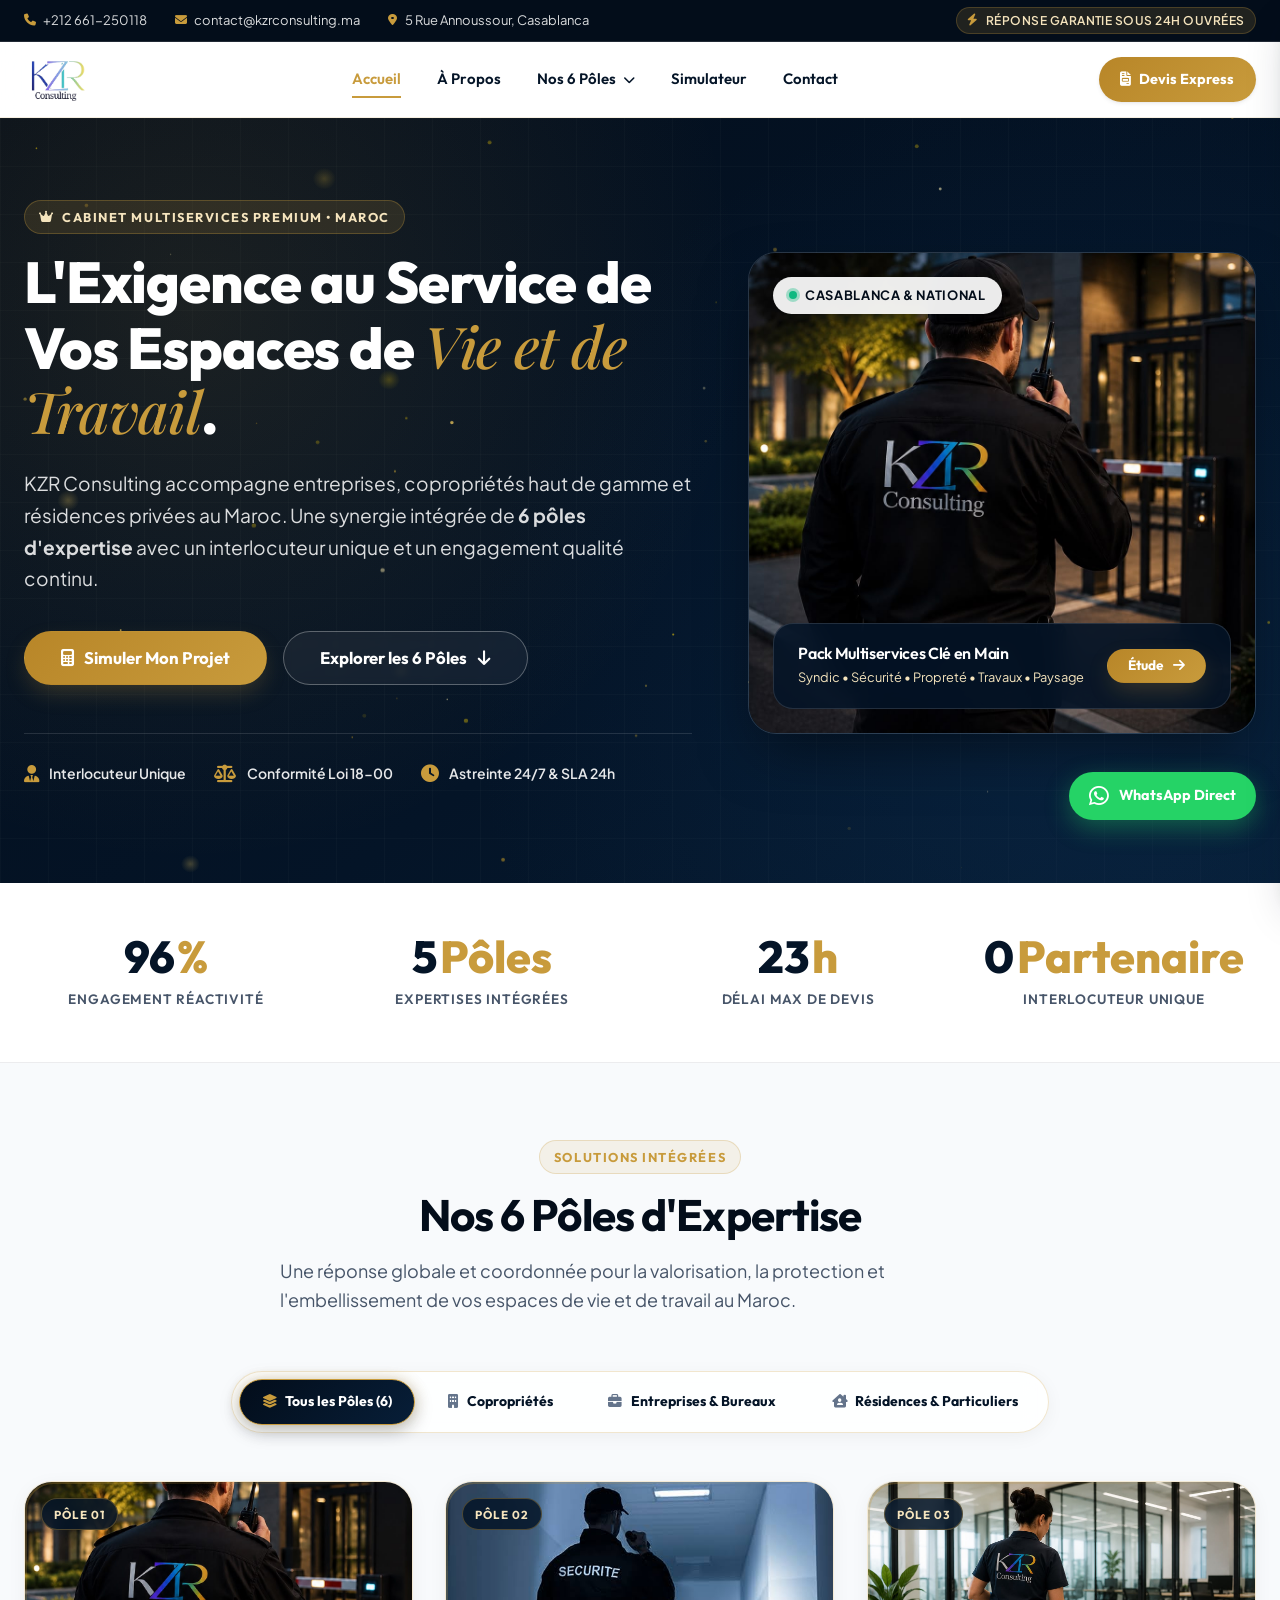
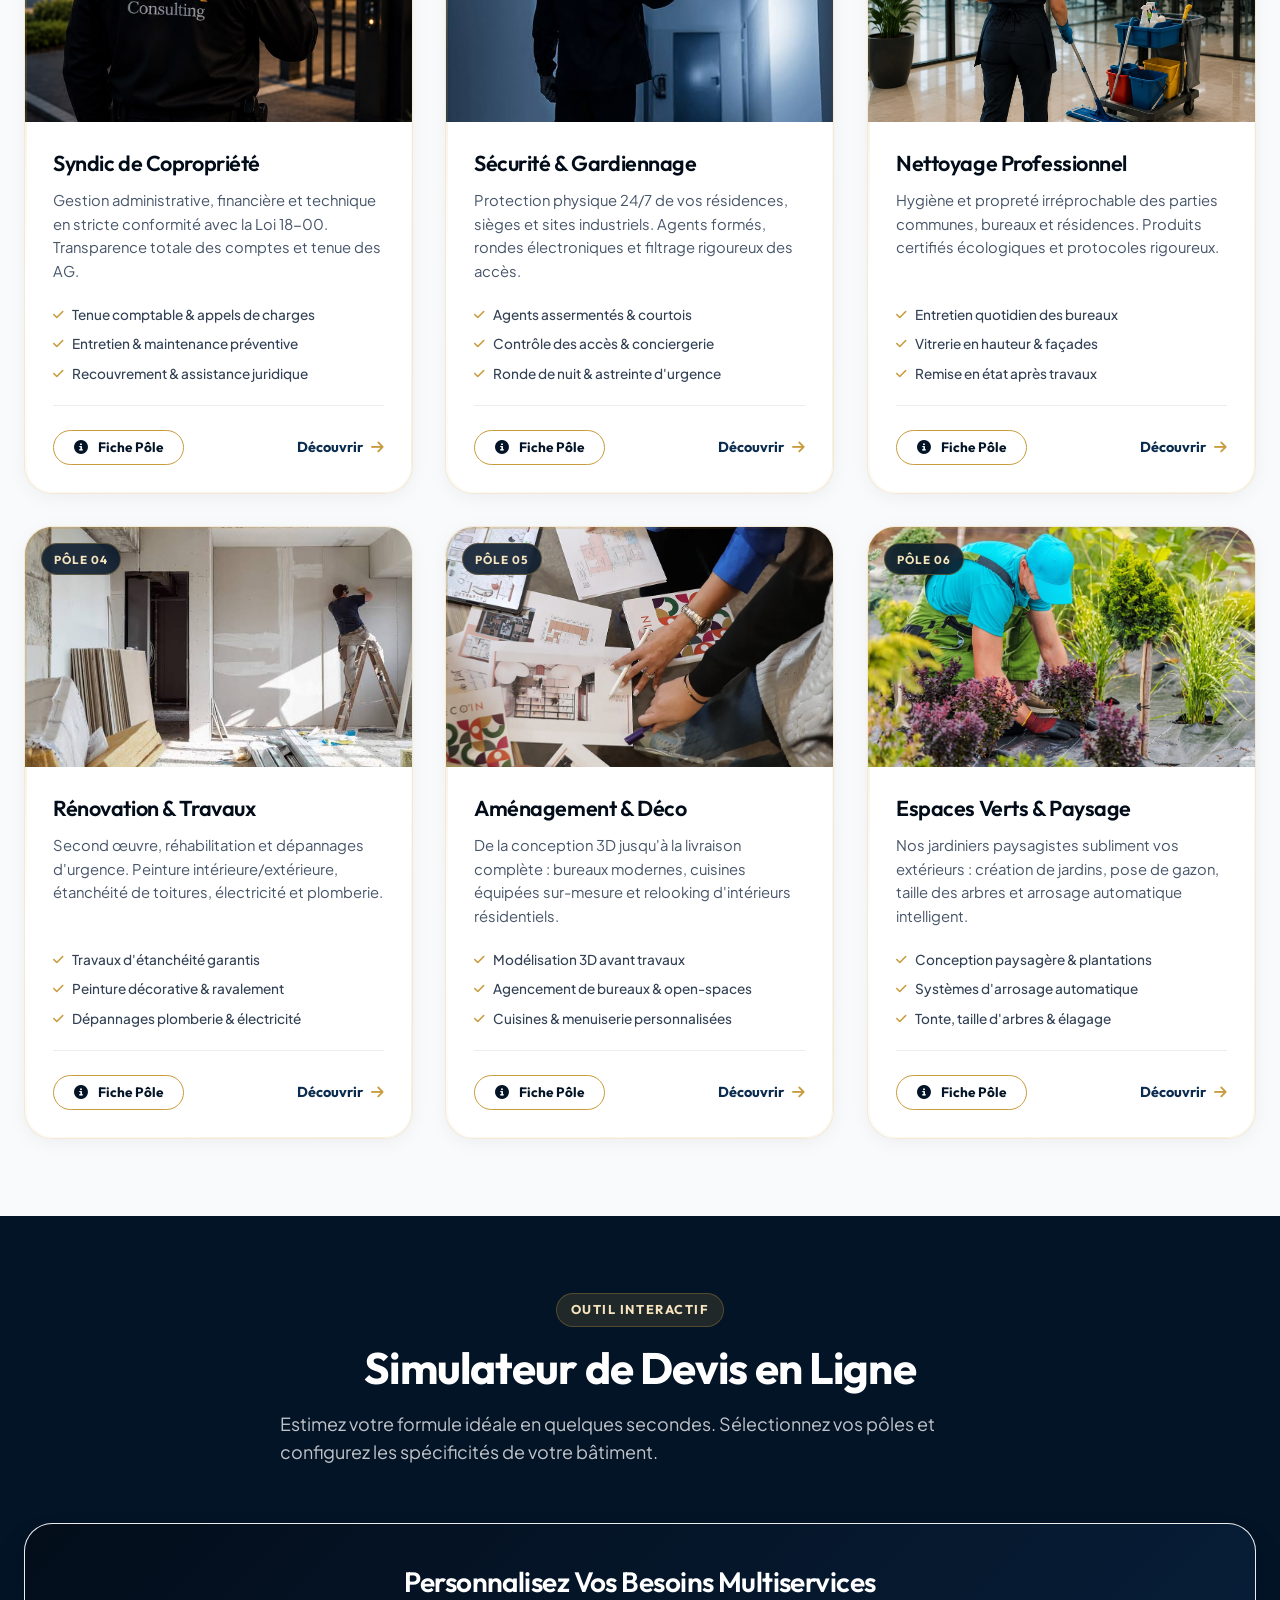
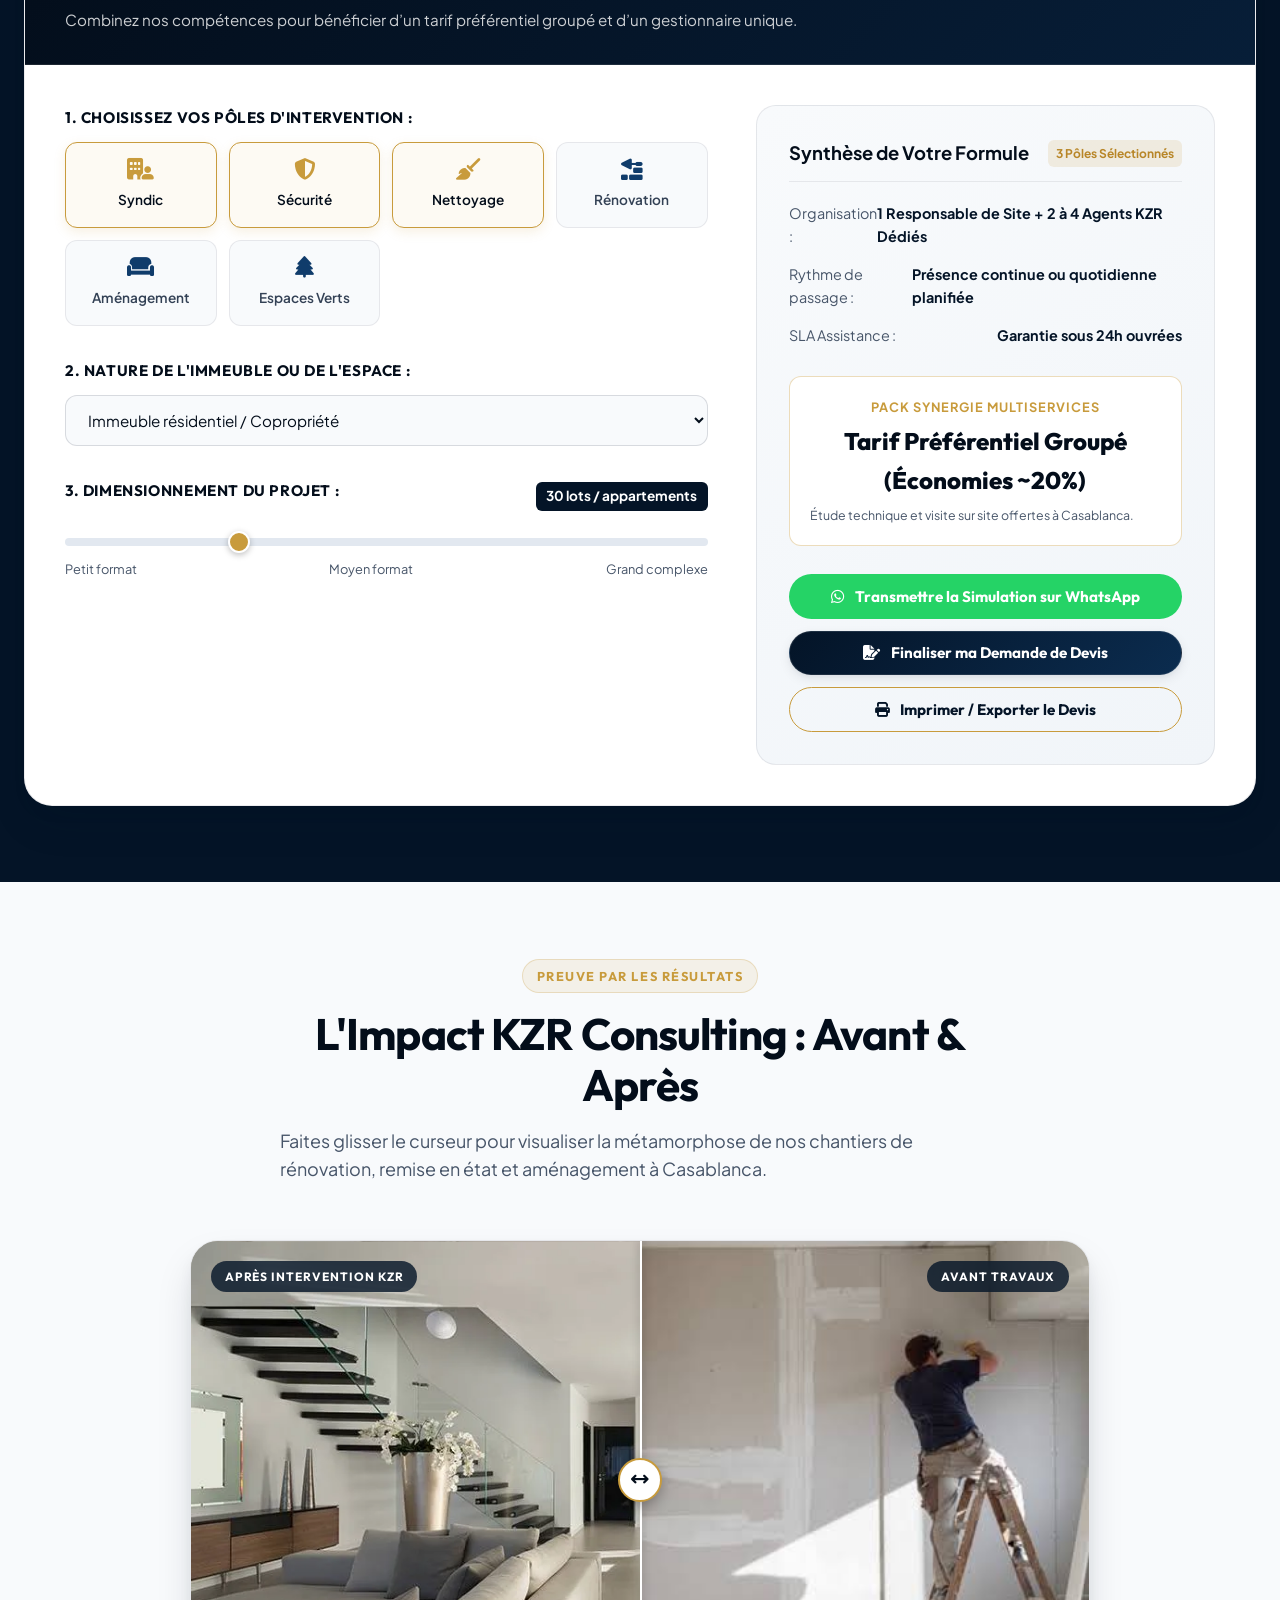
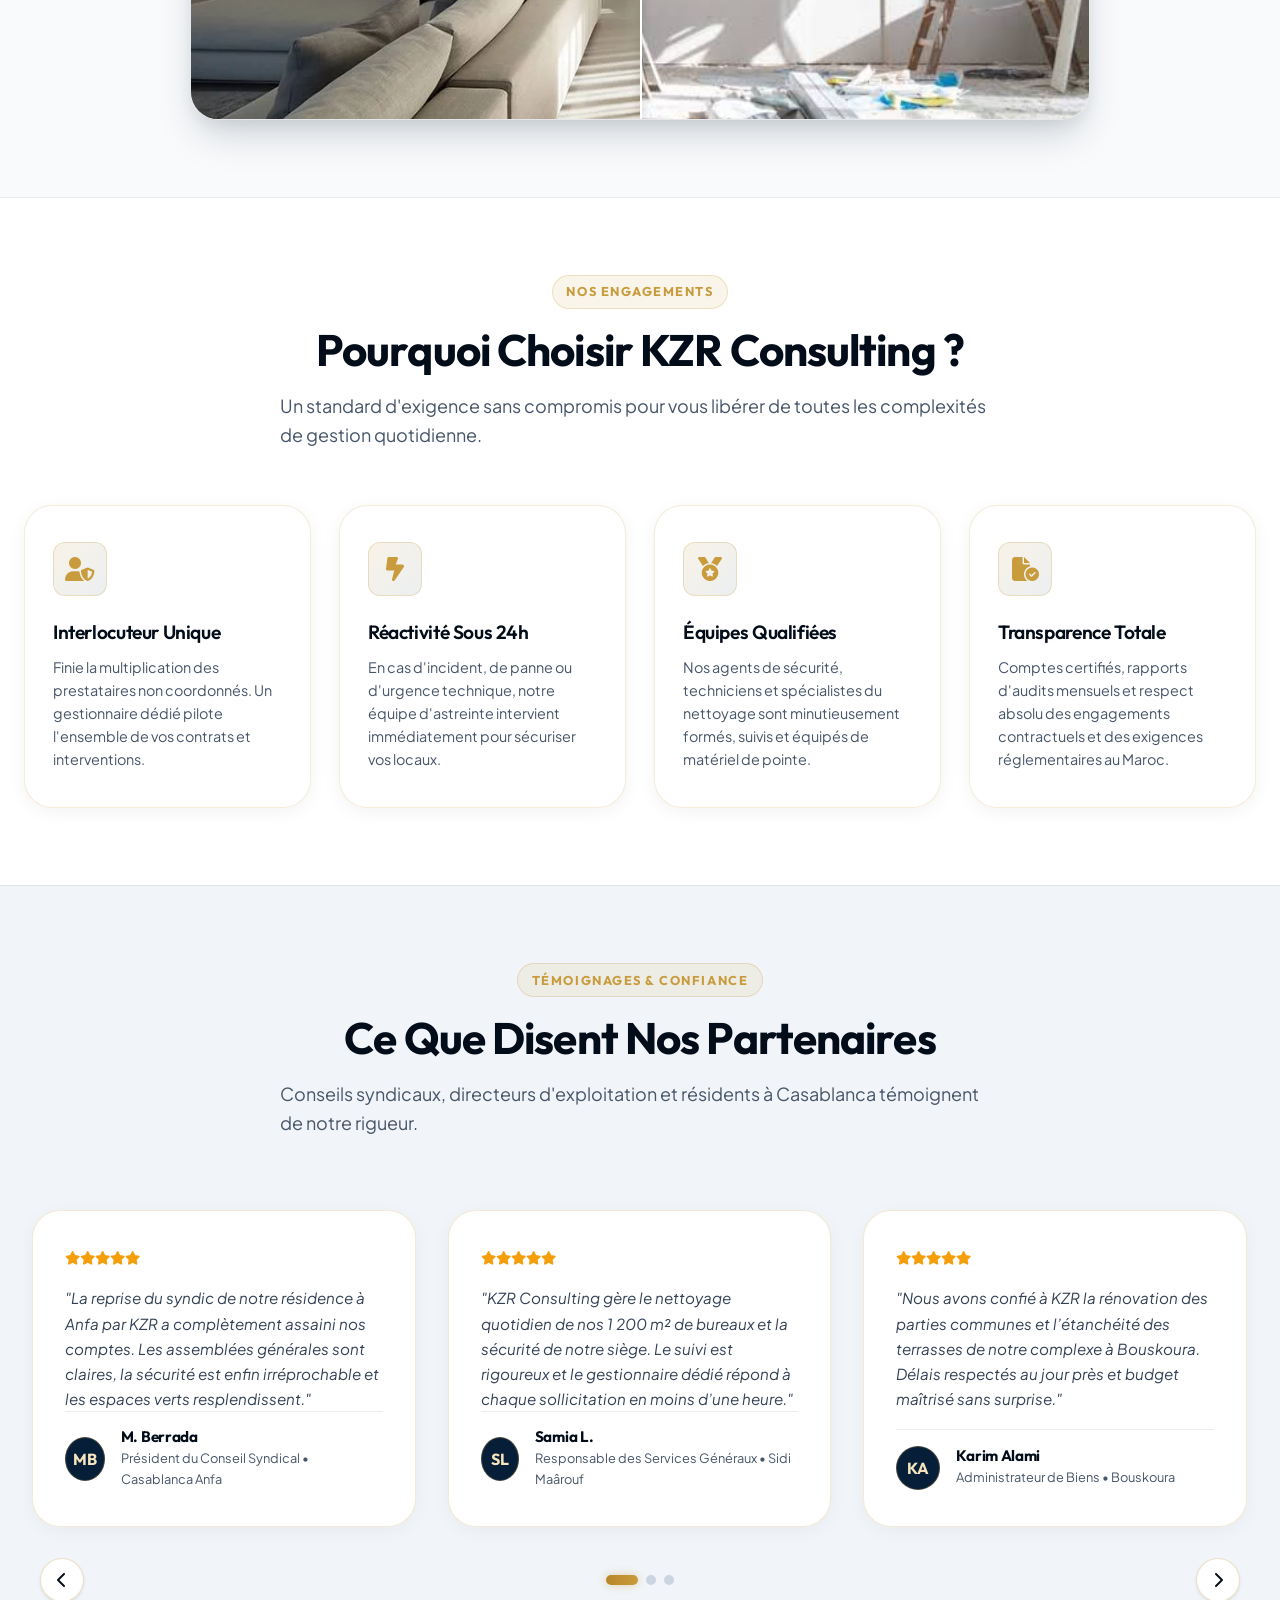
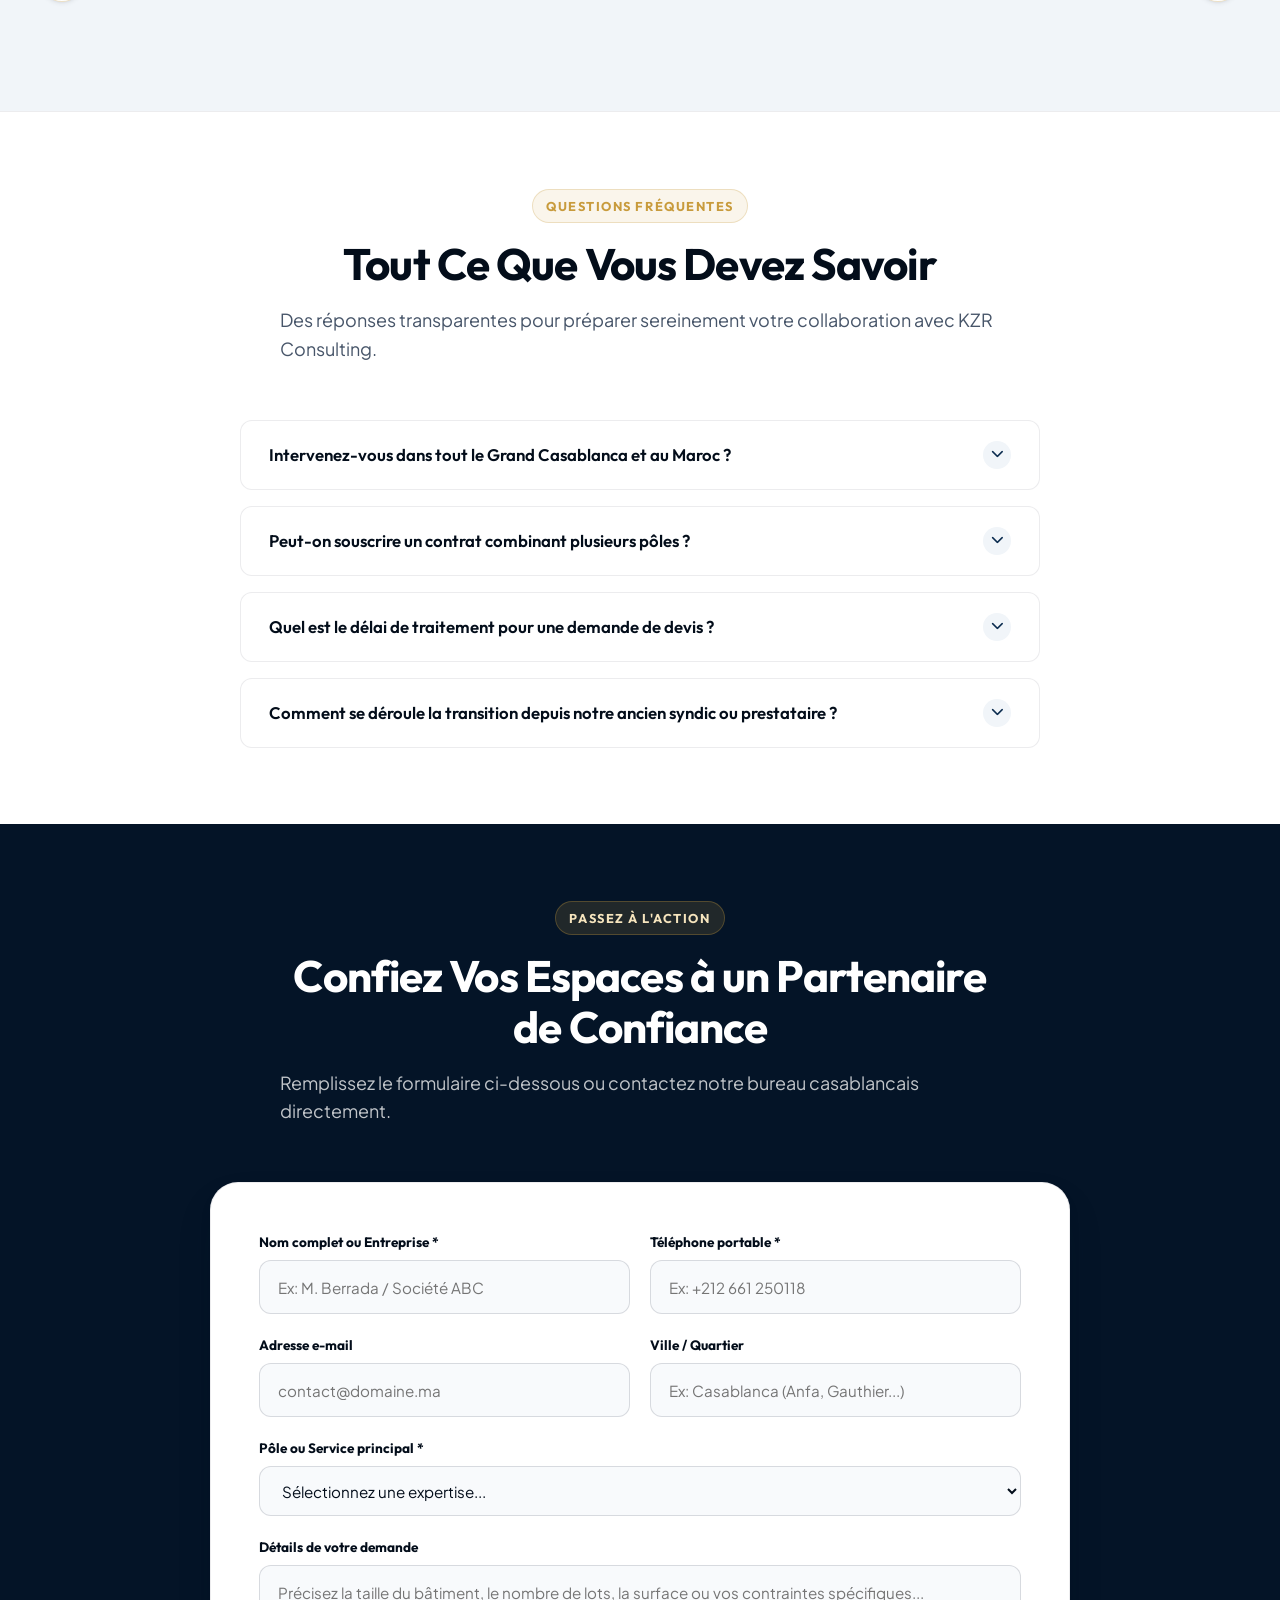
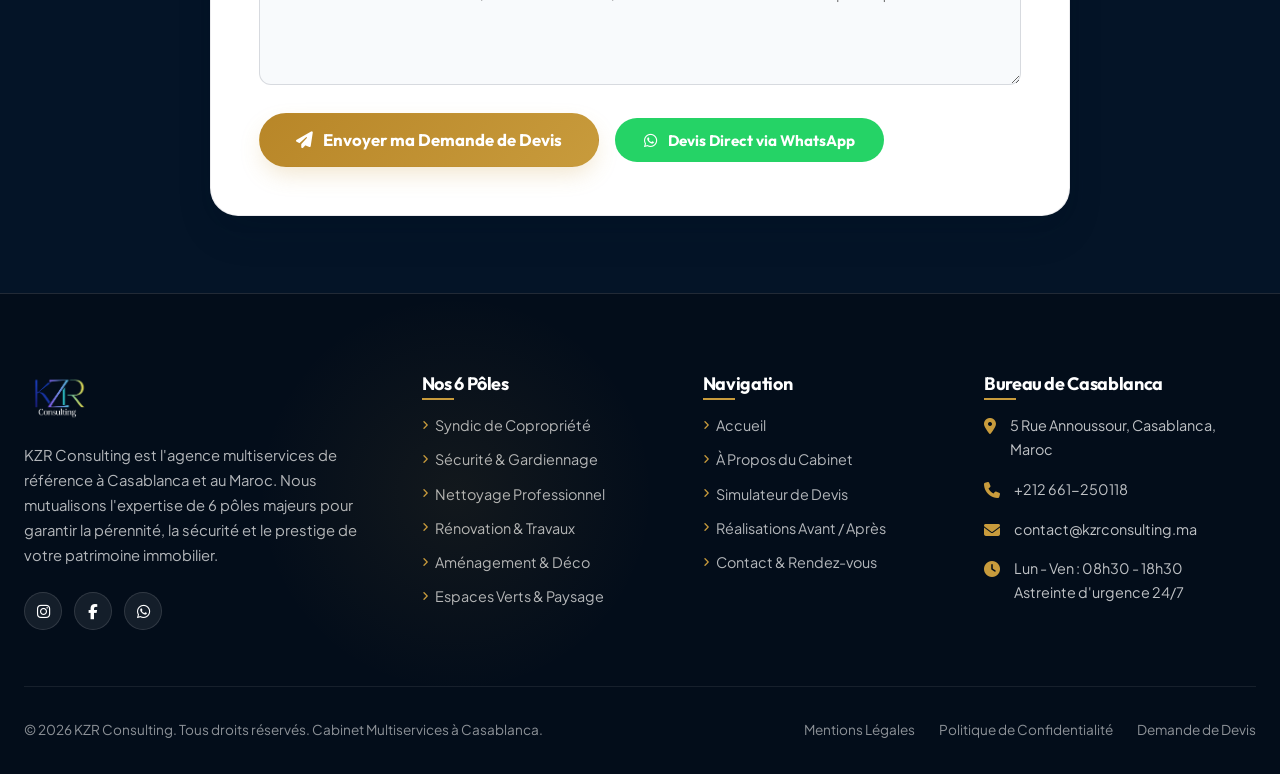
<file: index.html>
<!DOCTYPE html>
<html lang="fr" class="scroll-smooth">
<head>
  <meta charset="UTF-8">
  <meta name="viewport" content="width=device-width, initial-scale=1.0">
  <title>KZR Consulting | Agence Multiservices Premium à Casablanca & Maroc</title>
  <meta name="description" content="KZR Consulting accompagne entreprises, copropriétés et particuliers au Maroc avec des services intégrés de syndic, sécurité, nettoyage, rénovation, aménagement et espaces verts. Devis en 24h.">
  <link rel="icon" type="image/png" href="assets/images/logo_header.png">

  <!-- Font Awesome 6 Icons -->
  <link rel="stylesheet" href="https://cdnjs.cloudflare.com/ajax/libs/font-awesome/6.5.1/css/all.min.css">

  <!-- Modular Vanilla CSS Stylesheets (No Tailwind CDN) -->
  <link rel="stylesheet" href="assets/css/variables.css">
  <link rel="stylesheet" href="assets/css/base.css">
  <link rel="stylesheet" href="assets/css/layout.css">
  <link rel="stylesheet" href="assets/css/components.css">
  <link rel="stylesheet" href="assets/css/pages.css">
</head>
<body>

  <!-- ==================== TOP CONTACT & SLA BAR ==================== -->
  <aside class="kzr-topbar" aria-label="Informations de contact rapide">
    <div class="container kzr-topbar-inner">
      <div class="kzr-topbar-info">
        <a href="tel:+212661250118" class="kzr-topbar-link">
          <i class="fa-solid fa-phone"></i>
          <span>+212 661-250118</span>
        </a>
        <a href="mailto:contact@kzrconsulting.ma" class="kzr-topbar-link">
          <i class="fa-solid fa-envelope"></i>
          <span>contact@kzrconsulting.ma</span>
        </a>
        <span class="kzr-topbar-link">
          <i class="fa-solid fa-location-dot"></i>
          <span>5 Rue Annoussour, Casablanca</span>
        </span>
      </div>
      <div class="kzr-topbar-sla">
        <i class="fa-solid fa-bolt"></i>
        <span>Réponse garantie sous 24h ouvrées</span>
      </div>
    </div>
  </aside>

  <!-- ==================== MAIN HEADER & NAVIGATION ==================== -->
  <header class="kzr-header">
    <div class="container kzr-header-inner">
      <!-- Brand Logo -->
      <a href="index.html" class="kzr-brand" aria-label="KZR Consulting — Accueil">
        <img src="assets/images/logo_header.png" alt="Logo KZR Consulting" class="kzr-brand-logo">
      </a>

      <!-- Desktop Navigation Menu -->
      <nav class="kzr-nav-desktop" aria-label="Navigation principale">
        <ul class="kzr-nav-list">
          <li class="kzr-nav-item">
            <a href="index.html" class="kzr-nav-link active">Accueil</a>
          </li>
          <li class="kzr-nav-item">
            <a href="a-propos.html" class="kzr-nav-link">À Propos</a>
          </li>
          
          <!-- Dropdown Services Mega Menu -->
          <li class="kzr-nav-item">
            <a href="#les-poles" class="kzr-nav-link kzr-dropdown-toggle" id="services-menu-btn" aria-haspopup="true">
              <span>Nos 6 Pôles</span>
              <i class="fa-solid fa-chevron-down"></i>
            </a>
            <div class="kzr-dropdown-menu" role="menu" aria-labelledby="services-menu-btn">
              <div class="kzr-dropdown-grid">
                <a href="syndic.html" class="kzr-dropdown-card" role="menuitem">
                  <div class="kzr-dropdown-icon"><i class="fa-solid fa-building-user"></i></div>
                  <div class="kzr-dropdown-content">
                    <h4>Syndic de Copropriété</h4>
                    <p>Gestion rigoureuse, loi 18-00 & finances claires</p>
                  </div>
                </a>
                <a href="securite.html" class="kzr-dropdown-card" role="menuitem">
                  <div class="kzr-dropdown-icon"><i class="fa-solid fa-shield-halved"></i></div>
                  <div class="kzr-dropdown-content">
                    <h4>Sécurité & Gardiennage</h4>
                    <p>Protection 24/7, contrôle d'accès & rondes</p>
                  </div>
                </a>
                <a href="nettoyage.html" class="kzr-dropdown-card" role="menuitem">
                  <div class="kzr-dropdown-icon"><i class="fa-solid fa-broom"></i></div>
                  <div class="kzr-dropdown-content">
                    <h4>Nettoyage Professionnel</h4>
                    <p>Bureaux, copropriétés, vitres & remise en état</p>
                  </div>
                </a>
                <a href="renovation.html" class="kzr-dropdown-card" role="menuitem">
                  <div class="kzr-dropdown-icon"><i class="fa-solid fa-trowel-bricks"></i></div>
                  <div class="kzr-dropdown-content">
                    <h4>Rénovation & Travaux</h4>
                    <p>Second œuvre, peinture, étanchéité & plomberie</p>
                  </div>
                </a>
                <a href="amenagement-decoration.html" class="kzr-dropdown-card" role="menuitem">
                  <div class="kzr-dropdown-icon"><i class="fa-solid fa-couch"></i></div>
                  <div class="kzr-dropdown-content">
                    <h4>Aménagement & Déco</h4>
                    <p>Conception 3D, agencement de bureaux & cuisines</p>
                  </div>
                </a>
                <a href="espaces-verts.html" class="kzr-dropdown-card" role="menuitem">
                  <div class="kzr-dropdown-icon"><i class="fa-solid fa-tree"></i></div>
                  <div class="kzr-dropdown-content">
                    <h4>Espaces Verts & Paysage</h4>
                    <p>Création de jardins, arrosage auto & entretien</p>
                  </div>
                </a>
              </div>
            </div>
          </li>

          <li class="kzr-nav-item">
            <a href="#simulateur" class="kzr-nav-link">Simulateur</a>
          </li>
          <li class="kzr-nav-item">
            <a href="contact.html" class="kzr-nav-link">Contact</a>
          </li>
        </ul>
      </nav>

      <!-- Action Button & Mobile Toggle -->
      <div class="kzr-header-actions">
        <a href="#devis" class="kzr-nav-btn kzr-btn-quote">
          <i class="fa-solid fa-file-invoice"></i>
          <span>Devis Express</span>
        </a>
        <button type="button" class="kzr-menu-toggle" aria-label="Ouvrir le menu">
          <i class="fa-solid fa-bars"></i>
        </button>
      </div>
    </div>
  </header>

  <!-- ==================== MOBILE DRAWER & BACKDROP ==================== -->
  <div class="kzr-drawer-backdrop"></div>
  <aside class="kzr-mobile-drawer" aria-label="Menu mobile">
    <div class="kzr-drawer-header">
      <img src="assets/images/logo_header.png" alt="KZR Consulting" style="height: 38px;">
      <button type="button" class="kzr-drawer-close" aria-label="Fermer le menu">
        <i class="fa-solid fa-xmark"></i>
      </button>
    </div>
    <div class="kzr-drawer-body">
      <ul class="kzr-drawer-list">
        <li><a href="index.html" class="kzr-drawer-link active">Accueil</a></li>
        <li><a href="a-propos.html" class="kzr-drawer-link">À Propos</a></li>
        <li>
          <a href="#" class="kzr-drawer-link kzr-drawer-submenu-toggle">
            <span>Nos 6 Pôles d'Expertise</span>
            <i class="fa-solid fa-chevron-down"></i>
          </a>
          <ul class="kzr-drawer-sublist">
            <li><a href="syndic.html" class="kzr-drawer-sublink"><i class="fa-solid fa-building-user"></i> Syndic de Copropriété</a></li>
            <li><a href="securite.html" class="kzr-drawer-sublink"><i class="fa-solid fa-shield-halved"></i> Sécurité & Gardiennage</a></li>
            <li><a href="nettoyage.html" class="kzr-drawer-sublink"><i class="fa-solid fa-broom"></i> Nettoyage Professionnel</a></li>
            <li><a href="renovation.html" class="kzr-drawer-sublink"><i class="fa-solid fa-trowel-bricks"></i> Rénovation & Travaux</a></li>
            <li><a href="amenagement-decoration.html" class="kzr-drawer-sublink"><i class="fa-solid fa-couch"></i> Aménagement & Déco</a></li>
            <li><a href="espaces-verts.html" class="kzr-drawer-sublink"><i class="fa-solid fa-tree"></i> Espaces Verts</a></li>
          </ul>
        </li>
        <li><a href="#simulateur" class="kzr-drawer-link">Simulateur de Devis</a></li>
        <li><a href="contact.html" class="kzr-drawer-link">Contact</a></li>
      </ul>
    </div>
    <div class="kzr-drawer-footer">
      <a href="#devis" class="kzr-btn kzr-btn-gold kzr-drawer-cta">
        <i class="fa-solid fa-file-invoice"></i>
        <span>Demander un Devis</span>
      </a>
      <div class="kzr-drawer-contact-info">
        <div><i class="fa-solid fa-phone" style="color: var(--accent-gold);"></i> +212 661-250118</div>
        <div><i class="fa-solid fa-envelope" style="color: var(--accent-gold);"></i> contact@kzrconsulting.ma</div>
        <div><i class="fa-solid fa-location-dot" style="color: var(--accent-gold);"></i> 5 Rue Annoussour, Casablanca</div>
      </div>
    </div>
  </aside>

  <!-- ==================== HERO SECTION ==================== -->
  <section class="kzr-hero">
    <!-- Ambient Luxury Golden Particles Canvas -->
    <canvas id="kzr-hero-canvas" class="kzr-hero-canvas" aria-hidden="true"></canvas>
    <div class="kzr-hero-pattern"></div>
    <div class="container kzr-hero-grid">
      <div class="kzr-hero-content">
        <span class="eyebrow eyebrow-dark">
          <i class="fa-solid fa-crown"></i>
          Cabinet Multiservices Premium • Maroc
        </span>
        <h1 class="kzr-hero-title">
          L'Exigence au Service de Vos Espaces de <span class="luxury-serif">Vie et de Travail</span>.
        </h1>
        <p class="kzr-hero-desc">
          KZR Consulting accompagne entreprises, copropriétés haut de gamme et résidences privées au Maroc. 
          Une synergie intégrée de <strong>6 pôles d'expertise</strong> avec un interlocuteur unique et un engagement qualité continu.
        </p>

        <div class="kzr-hero-actions">
          <a href="#simulateur" class="kzr-btn kzr-btn-gold kzr-btn-lg gold-shimmer-btn">
            <i class="fa-solid fa-calculator"></i>
            <span>Simuler Mon Projet</span>
          </a>
          <a href="#les-poles" class="kzr-btn kzr-btn-outline-white kzr-btn-lg">
            <span>Explorer les 6 Pôles</span>
            <i class="fa-solid fa-arrow-down"></i>
          </a>
        </div>

        <div class="kzr-hero-badges">
          <div class="kzr-hero-badge-item">
            <i class="fa-solid fa-user-tie"></i>
            <span>Interlocuteur Unique</span>
          </div>
          <div class="kzr-hero-badge-item">
            <i class="fa-solid fa-scale-balanced"></i>
            <span>Conformité Loi 18-00</span>
          </div>
          <div class="kzr-hero-badge-item">
            <i class="fa-solid fa-clock"></i>
            <span>Astreinte 24/7 & SLA 24h</span>
          </div>
        </div>
      </div>

      <!-- Hero Visual Showcase -->
      <div class="kzr-hero-visual">
        <div class="kzr-hero-card-stack">
          <div class="kzr-hero-floating-pill">
            <span class="kzr-pulse-dot"></span>
            <span>Casablanca & National</span>
          </div>
          <img src="assets/images/syndic-copropriete-casablanca.jpg" alt="Gestion immobilière et multiservices KZR Consulting" class="kzr-hero-main-img">
          <div class="kzr-hero-overlay-card">
            <div class="kzr-hero-overlay-info">
              <h4>Pack Multiservices Clé en Main</h4>
              <p>Syndic • Sécurité • Propreté • Travaux • Paysage</p>
            </div>
            <a href="contact.html" class="kzr-btn kzr-btn-sm kzr-btn-gold">
              <span>Étude</span>
              <i class="fa-solid fa-arrow-right"></i>
            </a>
          </div>
        </div>
      </div>
    </div>
  </section>

  <!-- ==================== ANIMATED STATS / METRICS ==================== -->
  <section class="kzr-stats-section" aria-label="Chiffres clés">
    <div class="container kzr-stats-grid">
      <div class="kzr-stat-item">
        <div class="kzr-stat-number" data-target="100" data-suffix="%">100%</div>
        <div class="kzr-stat-label">Engagement Réactivité</div>
      </div>
      <div class="kzr-stat-item">
        <div class="kzr-stat-number" data-target="6" data-suffix=" Pôles">6 Pôles</div>
        <div class="kzr-stat-label">Expertises Intégrées</div>
      </div>
      <div class="kzr-stat-item">
        <div class="kzr-stat-number" data-target="24" data-suffix="h">24h</div>
        <div class="kzr-stat-label">Délai Max de Devis</div>
      </div>
      <div class="kzr-stat-item">
        <div class="kzr-stat-number" data-target="1" data-suffix=" Partenaire">1 Partenaire</div>
        <div class="kzr-stat-label">Interlocuteur Unique</div>
      </div>
    </div>
  </section>

  <!-- ==================== THE 6 PÔLES D'EXPERTISE ==================== -->
  <section class="section" id="les-poles">
    <div class="container">
      <div class="section-header">
        <span class="eyebrow">Solutions Intégrées</span>
        <h2 class="section-title">Nos 6 Pôles d'Expertise</h2>
        <p class="section-subtitle">
          Une réponse globale et coordonnée pour la valorisation, la protection et l'embellissement de vos espaces de vie et de travail au Maroc.
        </p>
      </div>

      <!-- Pole Category Filter Pills -->
      <div class="kzr-filter-bar" role="tablist" aria-label="Filtrer les 6 Pôles d'Expertise">
        <button type="button" class="kzr-filter-pill active" data-filter="all" role="tab" aria-selected="true">
          <i class="fa-solid fa-layer-group"></i>
          <span>Tous les Pôles (6)</span>
        </button>
        <button type="button" class="kzr-filter-pill" data-filter="copropriete" role="tab" aria-selected="false">
          <i class="fa-solid fa-building"></i>
          <span>Copropriétés</span>
        </button>
        <button type="button" class="kzr-filter-pill" data-filter="entreprise" role="tab" aria-selected="false">
          <i class="fa-solid fa-briefcase"></i>
          <span>Entreprises & Bureaux</span>
        </button>
        <button type="button" class="kzr-filter-pill" data-filter="particulier" role="tab" aria-selected="false">
          <i class="fa-solid fa-house-chimney-user"></i>
          <span>Résidences & Particuliers</span>
        </button>
      </div>

      <div class="kzr-poles-grid">
        <!-- Pôle 01: Syndic -->
        <article class="kzr-pole-card tilt-card" data-category="copropriete" data-pole="syndic" data-pole-id="syndic">
          <div class="kzr-pole-thumb">
            <span class="kzr-pole-tag">Pôle 01</span>
            <img src="assets/images/syndic-copropriete-casablanca.jpg" alt="Syndic de copropriété à Casablanca" class="kzr-pole-img">
          </div>
          <div class="kzr-pole-body">
            <h3 class="kzr-pole-title">Syndic de Copropriété</h3>
            <p class="kzr-pole-desc">
              Gestion administrative, financière et technique en stricte conformité avec la Loi 18-00. Transparence totale des comptes et tenue des AG.
            </p>
            <div class="kzr-pole-features">
              <div class="kzr-pole-feature-item"><i class="fa-solid fa-check"></i> Tenue comptable & appels de charges</div>
              <div class="kzr-pole-feature-item"><i class="fa-solid fa-check"></i> Entretien & maintenance préventive</div>
              <div class="kzr-pole-feature-item"><i class="fa-solid fa-check"></i> Recouvrement & assistance juridique</div>
            </div>
            <div class="kzr-pole-footer">
              <button type="button" class="kzr-btn kzr-btn-sm kzr-btn-outline-gold kzr-pole-modal-trigger kzr-pole-deep-dive-btn" data-pole="syndic" data-pole-open="syndic" aria-label="Consulter la fiche détaillée Syndic de Copropriété">
                <i class="fa-solid fa-circle-info"></i>
                <span>Fiche Pôle</span>
              </button>
              <a href="syndic.html" class="kzr-pole-link">
                <span>Découvrir</span>
                <i class="fa-solid fa-arrow-right"></i>
              </a>
            </div>
          </div>
        </article>

        <!-- Pôle 02: Sécurité -->
        <article class="kzr-pole-card tilt-card" data-category="copropriete entreprise particulier" data-pole="securite" data-pole-id="securite">
          <div class="kzr-pole-thumb">
            <span class="kzr-pole-tag">Pôle 02</span>
            <img src="assets/images/securite-gardiennage-casablanca.jpg" alt="Sécurité et gardiennage à Casablanca" class="kzr-pole-img">
          </div>
          <div class="kzr-pole-body">
            <h3 class="kzr-pole-title">Sécurité & Gardiennage</h3>
            <p class="kzr-pole-desc">
              Protection physique 24/7 de vos résidences, sièges et sites industriels. Agents formés, rondes électroniques et filtrage rigoureux des accès.
            </p>
            <div class="kzr-pole-features">
              <div class="kzr-pole-feature-item"><i class="fa-solid fa-check"></i> Agents assermentés & courtois</div>
              <div class="kzr-pole-feature-item"><i class="fa-solid fa-check"></i> Contrôle des accès & conciergerie</div>
              <div class="kzr-pole-feature-item"><i class="fa-solid fa-check"></i> Ronde de nuit & astreinte d'urgence</div>
            </div>
            <div class="kzr-pole-footer">
              <button type="button" class="kzr-btn kzr-btn-sm kzr-btn-outline-gold kzr-pole-modal-trigger kzr-pole-deep-dive-btn" data-pole="securite" data-pole-open="securite" aria-label="Consulter la fiche détaillée Sécurité & Gardiennage">
                <i class="fa-solid fa-circle-info"></i>
                <span>Fiche Pôle</span>
              </button>
              <a href="securite.html" class="kzr-pole-link">
                <span>Découvrir</span>
                <i class="fa-solid fa-arrow-right"></i>
              </a>
            </div>
          </div>
        </article>

        <!-- Pôle 03: Nettoyage -->
        <article class="kzr-pole-card tilt-card" data-category="copropriete entreprise particulier" data-pole="nettoyage" data-pole-id="nettoyage">
          <div class="kzr-pole-thumb">
            <span class="kzr-pole-tag">Pôle 03</span>
            <img src="assets/images/nettoyage-professionnel-casablanca.jpg" alt="Nettoyage professionnel à Casablanca" class="kzr-pole-img">
          </div>
          <div class="kzr-pole-body">
            <h3 class="kzr-pole-title">Nettoyage Professionnel</h3>
            <p class="kzr-pole-desc">
              Hygiène et propreté irréprochable des parties communes, bureaux et résidences. Produits certifiés écologiques et protocoles rigoureux.
            </p>
            <div class="kzr-pole-features">
              <div class="kzr-pole-feature-item"><i class="fa-solid fa-check"></i> Entretien quotidien des bureaux</div>
              <div class="kzr-pole-feature-item"><i class="fa-solid fa-check"></i> Vitrerie en hauteur & façades</div>
              <div class="kzr-pole-feature-item"><i class="fa-solid fa-check"></i> Remise en état après travaux</div>
            </div>
            <div class="kzr-pole-footer">
              <button type="button" class="kzr-btn kzr-btn-sm kzr-btn-outline-gold kzr-pole-modal-trigger kzr-pole-deep-dive-btn" data-pole="nettoyage" data-pole-open="nettoyage" aria-label="Consulter la fiche détaillée Nettoyage Professionnel">
                <i class="fa-solid fa-circle-info"></i>
                <span>Fiche Pôle</span>
              </button>
              <a href="nettoyage.html" class="kzr-pole-link">
                <span>Découvrir</span>
                <i class="fa-solid fa-arrow-right"></i>
              </a>
            </div>
          </div>
        </article>

        <!-- Pôle 04: Rénovation -->
        <article class="kzr-pole-card tilt-card" data-category="copropriete entreprise particulier" data-pole="renovation" data-pole-id="renovation">
          <div class="kzr-pole-thumb">
            <span class="kzr-pole-tag">Pôle 04</span>
            <img src="assets/images/renovation-travaux-casablanca.jpg" alt="Rénovation et travaux à Casablanca" class="kzr-pole-img">
          </div>
          <div class="kzr-pole-body">
            <h3 class="kzr-pole-title">Rénovation & Travaux</h3>
            <p class="kzr-pole-desc">
              Second œuvre, réhabilitation et dépannages d'urgence. Peinture intérieure/extérieure, étanchéité de toitures, électricité et plomberie.
            </p>
            <div class="kzr-pole-features">
              <div class="kzr-pole-feature-item"><i class="fa-solid fa-check"></i> Travaux d'étanchéité garantis</div>
              <div class="kzr-pole-feature-item"><i class="fa-solid fa-check"></i> Peinture décorative & ravalement</div>
              <div class="kzr-pole-feature-item"><i class="fa-solid fa-check"></i> Dépannages plomberie & électricité</div>
            </div>
            <div class="kzr-pole-footer">
              <button type="button" class="kzr-btn kzr-btn-sm kzr-btn-outline-gold kzr-pole-modal-trigger kzr-pole-deep-dive-btn" data-pole="renovation" data-pole-open="renovation" aria-label="Consulter la fiche détaillée Rénovation & Travaux">
                <i class="fa-solid fa-circle-info"></i>
                <span>Fiche Pôle</span>
              </button>
              <a href="renovation.html" class="kzr-pole-link">
                <span>Découvrir</span>
                <i class="fa-solid fa-arrow-right"></i>
              </a>
            </div>
          </div>
        </article>

        <!-- Pôle 05: Aménagement & Déco -->
        <article class="kzr-pole-card tilt-card" data-category="entreprise particulier" data-pole="amenagement" data-pole-id="amenagement">
          <div class="kzr-pole-thumb">
            <span class="kzr-pole-tag">Pôle 05</span>
            <img src="assets/images/amenagement-interieur-casablanca.jpg" alt="Aménagement d'intérieur à Casablanca" class="kzr-pole-img">
          </div>
          <div class="kzr-pole-body">
            <h3 class="kzr-pole-title">Aménagement & Déco</h3>
            <p class="kzr-pole-desc">
              De la conception 3D jusqu'à la livraison complète : bureaux modernes, cuisines équipées sur-mesure et relooking d'intérieurs résidentiels.
            </p>
            <div class="kzr-pole-features">
              <div class="kzr-pole-feature-item"><i class="fa-solid fa-check"></i> Modélisation 3D avant travaux</div>
              <div class="kzr-pole-feature-item"><i class="fa-solid fa-check"></i> Agencement de bureaux & open-spaces</div>
              <div class="kzr-pole-feature-item"><i class="fa-solid fa-check"></i> Cuisines & menuiserie personnalisées</div>
            </div>
            <div class="kzr-pole-footer">
              <button type="button" class="kzr-btn kzr-btn-sm kzr-btn-outline-gold kzr-pole-modal-trigger kzr-pole-deep-dive-btn" data-pole="amenagement" data-pole-open="amenagement" aria-label="Consulter la fiche détaillée Aménagement & Déco">
                <i class="fa-solid fa-circle-info"></i>
                <span>Fiche Pôle</span>
              </button>
              <a href="amenagement-decoration.html" class="kzr-pole-link">
                <span>Découvrir</span>
                <i class="fa-solid fa-arrow-right"></i>
              </a>
            </div>
          </div>
        </article>

        <!-- Pôle 06: Espaces Verts -->
        <article class="kzr-pole-card tilt-card" data-category="copropriete entreprise particulier" data-pole="espaces-verts" data-pole-id="espaces-verts">
          <div class="kzr-pole-thumb">
            <span class="kzr-pole-tag">Pôle 06</span>
            <img src="assets/images/espaces-verts-jardin-casablanca.jpg" alt="Espaces verts et jardins à Casablanca" class="kzr-pole-img">
          </div>
          <div class="kzr-pole-body">
            <h3 class="kzr-pole-title">Espaces Verts & Paysage</h3>
            <p class="kzr-pole-desc">
              Nos jardiniers paysagistes subliment vos extérieurs : création de jardins, pose de gazon, taille des arbres et arrosage automatique intelligent.
            </p>
            <div class="kzr-pole-features">
              <div class="kzr-pole-feature-item"><i class="fa-solid fa-check"></i> Conception paysagère & plantations</div>
              <div class="kzr-pole-feature-item"><i class="fa-solid fa-check"></i> Systèmes d'arrosage automatique</div>
              <div class="kzr-pole-feature-item"><i class="fa-solid fa-check"></i> Tonte, taille d'arbres & élagage</div>
            </div>
            <div class="kzr-pole-footer">
              <button type="button" class="kzr-btn kzr-btn-sm kzr-btn-outline-gold kzr-pole-modal-trigger kzr-pole-deep-dive-btn" data-pole="espaces-verts" data-pole-open="espaces-verts" aria-label="Consulter la fiche détaillée Espaces Verts & Paysage">
                <i class="fa-solid fa-circle-info"></i>
                <span>Fiche Pôle</span>
              </button>
              <a href="espaces-verts.html" class="kzr-pole-link">
                <span>Découvrir</span>
                <i class="fa-solid fa-arrow-right"></i>
              </a>
            </div>
          </div>
        </article>
      </div>
    </div>
  </section>

  <!-- ==================== INTERACTIVE MULTISERVICES ESTIMATOR ==================== -->
  <section class="section section-dark" id="simulateur">
    <div class="container">
      <div class="section-header">
        <span class="eyebrow eyebrow-dark">Outil Interactif</span>
        <h2 class="section-title">Simulateur de Devis en Ligne</h2>
        <p class="section-subtitle">
          Estimez votre formule idéale en quelques secondes. Sélectionnez vos pôles et configurez les spécificités de votre bâtiment.
        </p>
      </div>

      <div class="kzr-simulator-card" id="kzr-simulator">
        <div class="kzr-simulator-header">
          <h3>Personnalisez Vos Besoins Multiservices</h3>
          <p>Combinez nos compétences pour bénéficier d’un tarif préférentiel groupé et d’un gestionnaire unique.</p>
        </div>

        <div class="kzr-simulator-body">
          <!-- Left Controls -->
          <div class="kzr-sim-controls">
            <!-- 1. Selection of Poles -->
            <div class="kzr-sim-group">
              <label class="kzr-sim-label">1. Choisissez vos pôles d'intervention :</label>
              <div class="kzr-sim-pills">
                <label>
                  <input type="checkbox" class="kzr-sim-checkbox" value="Syndic de Copropriété" checked>
                  <div class="kzr-sim-choice">
                    <i class="fa-solid fa-building-user"></i>
                    <span>Syndic</span>
                  </div>
                </label>
                <label>
                  <input type="checkbox" class="kzr-sim-checkbox" value="Sécurité & Gardiennage" checked>
                  <div class="kzr-sim-choice">
                    <i class="fa-solid fa-shield-halved"></i>
                    <span>Sécurité</span>
                  </div>
                </label>
                <label>
                  <input type="checkbox" class="kzr-sim-checkbox" value="Nettoyage Professionnel" checked>
                  <div class="kzr-sim-choice">
                    <i class="fa-solid fa-broom"></i>
                    <span>Nettoyage</span>
                  </div>
                </label>
                <label>
                  <input type="checkbox" class="kzr-sim-checkbox" value="Rénovation & Travaux">
                  <div class="kzr-sim-choice">
                    <i class="fa-solid fa-trowel-bricks"></i>
                    <span>Rénovation</span>
                  </div>
                </label>
                <label>
                  <input type="checkbox" class="kzr-sim-checkbox" value="Aménagement & Déco">
                  <div class="kzr-sim-choice">
                    <i class="fa-solid fa-couch"></i>
                    <span>Aménagement</span>
                  </div>
                </label>
                <label>
                  <input type="checkbox" class="kzr-sim-checkbox" value="Espaces Verts">
                  <div class="kzr-sim-choice">
                    <i class="fa-solid fa-tree"></i>
                    <span>Espaces Verts</span>
                  </div>
                </label>
              </div>
            </div>

            <!-- 2. Type of Property -->
            <div class="kzr-sim-group">
              <label class="kzr-sim-label" for="sim-property-type">2. Nature de l'immeuble ou de l'espace :</label>
              <select id="sim-property-type" class="kzr-form-select">
                <option value="Immeuble résidentiel / Copropriété">Immeuble résidentiel / Copropriété</option>
                <option value="Résidence fermée / Lotissement">Résidence fermée / Lotissement sécurisé</option>
                <option value="Bureaux d'entreprise / Siège social">Bureaux d'entreprise / Siège social</option>
                <option value="Local commercial / Showroom">Local commercial / Showroom / Clinique</option>
                <option value="Villa de prestige / Domaine privé">Villa de prestige / Domaine privé</option>
              </select>
            </div>

            <!-- 3. Size / Scope Range -->
            <div class="kzr-sim-group">
              <div style="display: flex; justify-content: space-between; align-items: center;">
                <label class="kzr-sim-label" for="sim-size-slider">3. Dimensionnement du projet :</label>
                <span class="kzr-range-val-badge" id="sim-size-val">30 lots / appartements</span>
              </div>
              <div class="kzr-range-wrapper">
                <input type="range" id="sim-size-slider" class="kzr-range-slider" min="5" max="100" value="30" step="5">
                <div class="kzr-range-labels">
                  <span>Petit format</span>
                  <span>Moyen format</span>
                  <span>Grand complexe</span>
                </div>
              </div>
            </div>
          </div>

          <!-- Right Result Recommendation -->
          <div class="kzr-sim-result-box">
            <div>
              <div class="kzr-sim-result-title">
                <span>Synthèse de Votre Formule</span>
                <span class="kzr-sim-result-badge" id="sim-out-count">3 Pôles Sélectionnés</span>
              </div>

              <div class="kzr-sim-summary-list">
                <div class="kzr-sim-summary-item">
                  <span class="label">Organisation :</span>
                  <span class="val" id="sim-out-team">1 Responsable de Site + Agents</span>
                </div>
                <div class="kzr-sim-summary-item">
                  <span class="label">Rythme de passage :</span>
                  <span class="val" id="sim-out-freq">Présence continue ou quotidienne</span>
                </div>
                <div class="kzr-sim-summary-item">
                  <span class="label">SLA Assistance :</span>
                  <span class="val">Garantie sous 24h ouvrées</span>
                </div>
              </div>

              <div class="kzr-sim-tier-box">
                <div class="kzr-sim-tier-name" id="sim-out-tier-name">Pack Synergie Multiservices</div>
                <div class="kzr-sim-tier-estimate" id="sim-out-tier-est">Tarif Préférentiel Groupé</div>
                <p style="font-size: 0.775rem; color: var(--text-muted); margin-top: 0.25rem;">Étude technique et visite sur site offertes à Casablanca.</p>
              </div>
            </div>

            <div class="kzr-sim-actions">
              <a href="#" id="sim-whatsapp-btn" target="_blank" class="kzr-btn" style="background: #25D366; color: #fff;">
                <i class="fa-brands fa-whatsapp"></i>
                <span>Transmettre la Simulation sur WhatsApp</span>
              </a>
              <a href="#devis" id="sim-quote-btn" class="kzr-btn kzr-btn-primary">
                <i class="fa-solid fa-file-signature"></i>
                <span>Finaliser ma Demande de Devis</span>
              </a>
              <button type="button" id="sim-print-btn" class="kzr-btn kzr-btn-outline-gold" aria-label="Imprimer ou exporter le récapitulatif de devis">
                <i class="fa-solid fa-print"></i>
                <span>Imprimer / Exporter le Devis</span>
              </button>
            </div>
          </div>
        </div>
      </div>
    </div>
  </section>

  <!-- ==================== BEFORE / AFTER TRANSFORMATION SHOWCASE ==================== -->
  <section class="section" id="avant-apres">
    <div class="container">
      <div class="section-header">
        <span class="eyebrow">Preuve par les Résultats</span>
        <h2 class="section-title">L'Impact KZR Consulting : Avant & Après</h2>
        <p class="section-subtitle">
          Faites glisser le curseur pour visualiser la métamorphose de nos chantiers de rénovation, remise en état et aménagement à Casablanca.
        </p>
      </div>

      <div class="kzr-ba-container" aria-label="Comparatif interactif avant après">
        <!-- Before Image (Base background) -->
        <img src="assets/images/renovation-travaux-casablanca.jpg" alt="Espace avant intervention KZR" class="kzr-ba-img">
        <span class="kzr-ba-badge kzr-ba-badge-before">Avant Travaux</span>

        <!-- After Image (Revealed by dragging slider) -->
        <div class="kzr-ba-after">
          <img src="assets/images/amenagement-interieur.jpg" alt="Espace après rénovation haut de gamme KZR">
          <span class="kzr-ba-badge kzr-ba-badge-after">Après Intervention KZR</span>
        </div>

        <div class="kzr-ba-divider"></div>

        <!-- Slider Handle -->
        <div class="kzr-ba-handle" title="Glisser pour comparer">
          <i class="fa-solid fa-arrows-left-right"></i>
        </div>
      </div>
    </div>
  </section>

  <!-- ==================== WHY CHOOSE US / VALUE PILLARS ==================== -->
  <section class="section" style="background-color: var(--color-white); border-top: 1px solid var(--border-light);">
    <div class="container">
      <div class="section-header">
        <span class="eyebrow">Nos Engagements</span>
        <h2 class="section-title">Pourquoi Choisir KZR Consulting ?</h2>
        <p class="section-subtitle">
          Un standard d'exigence sans compromis pour vous libérer de toutes les complexités de gestion quotidienne.
        </p>
      </div>

      <div class="kzr-pillars-grid">
        <div class="kzr-pillar-card tilt-card glass-card">
          <div class="kzr-pillar-icon"><i class="fa-solid fa-user-shield"></i></div>
          <h3 class="kzr-pillar-title">Interlocuteur Unique</h3>
          <p class="kzr-pillar-desc">
            Finie la multiplication des prestataires non coordonnés. Un gestionnaire dédié pilote l'ensemble de vos contrats et interventions.
          </p>
        </div>

        <div class="kzr-pillar-card tilt-card glass-card">
          <div class="kzr-pillar-icon"><i class="fa-solid fa-bolt-lightning"></i></div>
          <h3 class="kzr-pillar-title">Réactivité Sous 24h</h3>
          <p class="kzr-pillar-desc">
            En cas d'incident, de panne ou d'urgence technique, notre équipe d'astreinte intervient immédiatement pour sécuriser vos locaux.
          </p>
        </div>

        <div class="kzr-pillar-card tilt-card glass-card">
          <div class="kzr-pillar-icon"><i class="fa-solid fa-medal"></i></div>
          <h3 class="kzr-pillar-title">Équipes Qualifiées</h3>
          <p class="kzr-pillar-desc">
            Nos agents de sécurité, techniciens et spécialistes du nettoyage sont minutieusement formés, suivis et équipés de matériel de pointe.
          </p>
        </div>

        <div class="kzr-pillar-card tilt-card glass-card">
          <div class="kzr-pillar-icon"><i class="fa-solid fa-file-circle-check"></i></div>
          <h3 class="kzr-pillar-title">Transparence Totale</h3>
          <p class="kzr-pillar-desc">
            Comptes certifiés, rapports d'audits mensuels et respect absolu des engagements contractuels et des exigences réglementaires au Maroc.
          </p>
        </div>
      </div>
    </div>
  </section>

  <!-- ==================== TESTIMONIALS & CLIENT TRUST ==================== -->
  <section class="section" style="background-color: var(--color-slate-100); border-top: 1px solid var(--border-light);">
    <div class="container">
      <div class="section-header">
        <span class="eyebrow">Témoignages & Confiance</span>
        <h2 class="section-title">Ce Que Disent Nos Partenaires</h2>
        <p class="section-subtitle">
          Conseils syndicaux, directeurs d'exploitation et résidents à Casablanca témoignent de notre rigueur.
        </p>
      </div>

      <!-- Testimonials Interactive Carousel -->
      <div class="kzr-carousel" id="kzr-testimonials-carousel" aria-roledescription="carousel" aria-label="Témoignages clients KZR Consulting">
        <div class="kzr-carousel-viewport">
          <div class="kzr-carousel-track">
            <!-- Slide 1 -->
            <div class="kzr-carousel-slide active" role="group" aria-roledescription="slide" aria-label="1 sur 3" data-index="0">
              <div class="kzr-testimonial-card glass-card">
                <div>
                  <div class="kzr-stars">
                    <i class="fa-solid fa-star"></i><i class="fa-solid fa-star"></i><i class="fa-solid fa-star"></i><i class="fa-solid fa-star"></i><i class="fa-solid fa-star"></i>
                  </div>
                  <p class="kzr-quote-text">
                    "La reprise du syndic de notre résidence à Anfa par KZR a complètement assaini nos comptes. Les assemblées générales sont claires, la sécurité est enfin irréprochable et les espaces verts resplendissent."
                  </p>
                </div>
                <div class="kzr-client-info">
                  <div class="kzr-client-avatar">MB</div>
                  <div class="kzr-client-meta">
                    <h5>M. Berrada</h5>
                    <p>Président du Conseil Syndical • Casablanca Anfa</p>
                  </div>
                </div>
              </div>
            </div>

            <!-- Slide 2 -->
            <div class="kzr-carousel-slide" role="group" aria-roledescription="slide" aria-label="2 sur 3" data-index="1">
              <div class="kzr-testimonial-card glass-card">
                <div>
                  <div class="kzr-stars">
                    <i class="fa-solid fa-star"></i><i class="fa-solid fa-star"></i><i class="fa-solid fa-star"></i><i class="fa-solid fa-star"></i><i class="fa-solid fa-star"></i>
                  </div>
                  <p class="kzr-quote-text">
                    "KZR Consulting gère le nettoyage quotidien de nos 1 200 m² de bureaux et la sécurité de notre siège. Le suivi est rigoureux et le gestionnaire dédié répond à chaque sollicitation en moins d’une heure."
                  </p>
                </div>
                <div class="kzr-client-info">
                  <div class="kzr-client-avatar">SL</div>
                  <div class="kzr-client-meta">
                    <h5>Samia L.</h5>
                    <p>Responsable des Services Généraux • Sidi Maârouf</p>
                  </div>
                </div>
              </div>
            </div>

            <!-- Slide 3 -->
            <div class="kzr-carousel-slide" role="group" aria-roledescription="slide" aria-label="3 sur 3" data-index="2">
              <div class="kzr-testimonial-card glass-card">
                <div>
                  <div class="kzr-stars">
                    <i class="fa-solid fa-star"></i><i class="fa-solid fa-star"></i><i class="fa-solid fa-star"></i><i class="fa-solid fa-star"></i><i class="fa-solid fa-star"></i>
                  </div>
                  <p class="kzr-quote-text">
                    "Nous avons confié à KZR la rénovation des parties communes et l’étanchéité des terrasses de notre complexe à Bouskoura. Délais respectés au jour près et budget maîtrisé sans surprise."
                  </p>
                </div>
                <div class="kzr-client-info">
                  <div class="kzr-client-avatar">KA</div>
                  <div class="kzr-client-meta">
                    <h5>Karim Alami</h5>
                    <p>Administrateur de Biens • Bouskoura</p>
                  </div>
                </div>
              </div>
            </div>
          </div>
        </div>

        <!-- Carousel Navigation Controls -->
        <div class="kzr-carousel-controls">
          <button type="button" class="kzr-carousel-btn kzr-carousel-prev" aria-label="Témoignage précédent">
            <i class="fa-solid fa-chevron-left"></i>
          </button>
          <div class="kzr-carousel-dots" role="tablist" aria-label="Pagination des témoignages">
            <button type="button" class="kzr-carousel-dot active" role="tab" aria-selected="true" aria-label="Témoignage 1" data-index="0"></button>
            <button type="button" class="kzr-carousel-dot" role="tab" aria-selected="false" aria-label="Témoignage 2" data-index="1"></button>
            <button type="button" class="kzr-carousel-dot" role="tab" aria-selected="false" aria-label="Témoignage 3" data-index="2"></button>
          </div>
          <button type="button" class="kzr-carousel-btn kzr-carousel-next" aria-label="Témoignage suivant">
            <i class="fa-solid fa-chevron-right"></i>
          </button>
        </div>
      </div>
    </div>
  </section>

  <!-- ==================== FAQ ACCORDION ==================== -->
  <section class="section" style="background-color: var(--color-white); border-top: 1px solid var(--border-light);">
    <div class="container">
      <div class="section-header">
        <span class="eyebrow">Questions Fréquentes</span>
        <h2 class="section-title">Tout Ce Que Vous Devez Savoir</h2>
        <p class="section-subtitle">
          Des réponses transparentes pour préparer sereinement votre collaboration avec KZR Consulting.
        </p>
      </div>

      <div class="kzr-faq-list">
        <div class="kzr-faq-item">
          <button type="button" class="kzr-faq-trigger" aria-expanded="false">
            <span>Intervenez-vous dans tout le Grand Casablanca et au Maroc ?</span>
            <span class="kzr-faq-icon"><i class="fa-solid fa-chevron-down"></i></span>
          </button>
          <div class="kzr-faq-content">
            <div class="kzr-faq-inner">
              Oui, KZR Consulting intervient dans l'ensemble des quartiers du Grand Casablanca (Gauthier, Maârif, Anfa, Ain Diab, Racine, Sidi Maârouf, Bouskoura, Dar Bouazza, Mohammedia...) ainsi que dans les principales agglomérations du Royaume pour les projets d'envergure.
            </div>
          </div>
        </div>

        <div class="kzr-faq-item">
          <button type="button" class="kzr-faq-trigger" aria-expanded="false">
            <span>Peut-on souscrire un contrat combinant plusieurs pôles ?</span>
            <span class="kzr-faq-icon"><i class="fa-solid fa-chevron-down"></i></span>
          </button>
          <div class="kzr-faq-content">
            <div class="kzr-faq-inner">
              Absolument. KZR Consulting propose la formule <strong>Pack Multiservices</strong> permettant de regrouper par exemple le Syndic, la Sécurité, le Nettoyage et les Espaces Verts sous une convention unique avec une tarification optimisée et un gestionnaire de site dédié.
            </div>
          </div>
        </div>

        <div class="kzr-faq-item">
          <button type="button" class="kzr-faq-trigger" aria-expanded="false">
            <span>Quel est le délai de traitement pour une demande de devis ?</span>
            <span class="kzr-faq-icon"><i class="fa-solid fa-chevron-down"></i></span>
          </button>
          <div class="kzr-faq-content">
            <div class="kzr-faq-inner">
              Nos équipes techniques s'engagent à étudier votre besoin et à vous adresser une proposition tarifaire détaillée sous <strong>24 heures ouvrées</strong>, avec si nécessaire une visite préliminaire gratuite de vos installations.
            </div>
          </div>
        </div>

        <div class="kzr-faq-item">
          <button type="button" class="kzr-faq-trigger" aria-expanded="false">
            <span>Comment se déroule la transition depuis notre ancien syndic ou prestataire ?</span>
            <span class="kzr-faq-icon"><i class="fa-solid fa-chevron-down"></i></span>
          </button>
          <div class="kzr-faq-content">
            <div class="kzr-faq-inner">
              KZR Consulting prend en charge l'ensemble des démarches de passation : audit d'entrée, récupération des archives, réconciliation comptable, et continuité immédiate des services sans aucune rupture pour les résidents ou occupants.
            </div>
          </div>
        </div>
      </div>
    </div>
  </section>

  <!-- ==================== DEVIS EXPRESS & CONTACT ==================== -->
  <section class="section section-dark" id="devis">
    <div class="container">
      <div class="section-header">
        <span class="eyebrow eyebrow-dark">Passez à l'Action</span>
        <h2 class="section-title">Confiez Vos Espaces à un Partenaire de Confiance</h2>
        <p class="section-subtitle">
          Remplissez le formulaire ci-dessous ou contactez notre bureau casablancais directement.
        </p>
      </div>

      <div class="kzr-form-card" style="max-width: 860px; margin: 0 auto; color: var(--color-navy-950);">
        <form id="kzr-quote-form" novalidate>
          <div class="kzr-form-grid">
            <div class="kzr-form-group">
              <label class="kzr-form-label" for="form-name">Nom complet ou Entreprise *</label>
              <input type="text" id="form-name" class="kzr-form-input" placeholder="Ex: M. Berrada / Société ABC" required>
            </div>

            <div class="kzr-form-group">
              <label class="kzr-form-label" for="form-phone">Téléphone portable *</label>
              <input type="tel" id="form-phone" class="kzr-form-input" placeholder="Ex: +212 661 250118" required>
            </div>

            <div class="kzr-form-group">
              <label class="kzr-form-label" for="form-email">Adresse e-mail</label>
              <input type="email" id="form-email" class="kzr-form-input" placeholder="contact@domaine.ma">
            </div>

            <div class="kzr-form-group">
              <label class="kzr-form-label" for="form-city">Ville / Quartier</label>
              <input type="text" id="form-city" class="kzr-form-input" placeholder="Ex: Casablanca (Anfa, Gauthier...)">
            </div>

            <div class="kzr-form-group col-span-2">
              <label class="kzr-form-label" for="form-service">Pôle ou Service principal *</label>
              <select id="form-service" class="kzr-form-select" required>
                <option value="">Sélectionnez une expertise...</option>
                <option value="pack-multiservices">Pack Multiservices Global (Plusieurs Pôles)</option>
                <option value="Syndic de Copropriété">Syndic de Copropriété (Loi 18-00)</option>
                <option value="Sécurité & Gardiennage">Sécurité & Gardiennage 24/7</option>
                <option value="Nettoyage Professionnel">Nettoyage Professionnel & Hygiène</option>
                <option value="Rénovation & Travaux">Rénovation & Travaux de bâtiment</option>
                <option value="Aménagement & Déco">Aménagement d'Intérieur & Modélisation 3D</option>
                <option value="Espaces Verts">Espaces Verts & Entretien Paysager</option>
              </select>
            </div>

            <div class="kzr-form-group col-span-2">
              <label class="kzr-form-label" for="form-message">Détails de votre demande</label>
              <textarea id="form-message" class="kzr-form-textarea" placeholder="Précisez la taille du bâtiment, le nombre de lots, la surface ou vos contraintes spécifiques..."></textarea>
            </div>
          </div>

          <div style="margin-top: 1.75rem; display: flex; flex-wrap: wrap; gap: 1rem; align-items: center;">
            <button type="submit" class="kzr-btn kzr-btn-gold kzr-btn-lg">
              <i class="fa-solid fa-paper-plane"></i>
              <span>Envoyer ma Demande de Devis</span>
            </button>
            <button type="button" id="form-direct-wa" class="kzr-btn" style="background: #25D366; color: #fff;">
              <i class="fa-brands fa-whatsapp"></i>
              <span>Devis Direct via WhatsApp</span>
            </button>
          </div>

          <div id="form-feedback" class="kzr-form-feedback"></div>
        </form>
      </div>
    </div>
  </section>

  <!-- ==================== LUXURY FOOTER ==================== -->
  <footer class="kzr-footer">
    <div class="container">
      <div class="kzr-footer-grid">
        <!-- Col 1: Brand & Bio -->
        <div class="kzr-footer-col">
          <img src="assets/images/logo_footer.png" alt="KZR Consulting Footer Logo" class="kzr-footer-logo">
          <p class="kzr-footer-desc">
            KZR Consulting est l'agence multiservices de référence à Casablanca et au Maroc. Nous mutualisons l'expertise de 6 pôles majeurs pour garantir la pérennité, la sécurité et le prestige de votre patrimoine immobilier.
          </p>
          <div class="kzr-social-links">
            <a href="https://www.instagram.com/kzr_consulting/" target="_blank" rel="noopener" class="kzr-social-btn" aria-label="Instagram KZR Consulting">
              <i class="fa-brands fa-instagram"></i>
            </a>
            <a href="https://www.facebook.com/profile.php?id=61590665673242" target="_blank" rel="noopener" class="kzr-social-btn" aria-label="Facebook KZR Consulting">
              <i class="fa-brands fa-facebook-f"></i>
            </a>
            <a href="https://wa.me/212661250118?text=Bonjour%20KZR%20Consulting" target="_blank" rel="noopener" class="kzr-social-btn" aria-label="WhatsApp KZR Consulting">
              <i class="fa-brands fa-whatsapp"></i>
            </a>
          </div>
        </div>

        <!-- Col 2: Nos 6 Pôles -->
        <div class="kzr-footer-col">
          <h4>Nos 6 Pôles</h4>
          <nav class="kzr-footer-nav" aria-label="Liens des pôles">
            <a href="syndic.html"><i class="fa-solid fa-angle-right"></i> Syndic de Copropriété</a>
            <a href="securite.html"><i class="fa-solid fa-angle-right"></i> Sécurité & Gardiennage</a>
            <a href="nettoyage.html"><i class="fa-solid fa-angle-right"></i> Nettoyage Professionnel</a>
            <a href="renovation.html"><i class="fa-solid fa-angle-right"></i> Rénovation & Travaux</a>
            <a href="amenagement-decoration.html"><i class="fa-solid fa-angle-right"></i> Aménagement & Déco</a>
            <a href="espaces-verts.html"><i class="fa-solid fa-angle-right"></i> Espaces Verts & Paysage</a>
          </nav>
        </div>

        <!-- Col 3: Navigation rapide -->
        <div class="kzr-footer-col">
          <h4>Navigation</h4>
          <nav class="kzr-footer-nav" aria-label="Navigation rapide">
            <a href="index.html"><i class="fa-solid fa-angle-right"></i> Accueil</a>
            <a href="a-propos.html"><i class="fa-solid fa-angle-right"></i> À Propos du Cabinet</a>
            <a href="#simulateur"><i class="fa-solid fa-angle-right"></i> Simulateur de Devis</a>
            <a href="#avant-apres"><i class="fa-solid fa-angle-right"></i> Réalisations Avant / Après</a>
            <a href="contact.html"><i class="fa-solid fa-angle-right"></i> Contact & Rendez-vous</a>
          </nav>
        </div>

        <!-- Col 4: Contact & Coordonnées -->
        <div class="kzr-footer-col">
          <h4>Bureau de Casablanca</h4>
          <div class="kzr-footer-contact-list">
            <div class="kzr-footer-contact-item">
              <i class="fa-solid fa-location-dot"></i>
              <span>5 Rue Annoussour, Casablanca, Maroc</span>
            </div>
            <div class="kzr-footer-contact-item">
              <i class="fa-solid fa-phone"></i>
              <a href="tel:+212661250118" style="color: inherit;">+212 661-250118</a>
            </div>
            <div class="kzr-footer-contact-item">
              <i class="fa-solid fa-envelope"></i>
              <a href="mailto:contact@kzrconsulting.ma" style="color: inherit;">contact@kzrconsulting.ma</a>
            </div>
            <div class="kzr-footer-contact-item">
              <i class="fa-solid fa-clock"></i>
              <span>Lun - Ven : 08h30 - 18h30<br>Astreinte d'urgence 24/7</span>
            </div>
          </div>
        </div>
      </div>

      <!-- Footer Bottom -->
      <div class="kzr-footer-bottom">
        <div>
          &copy; 2026 KZR Consulting. Tous droits réservés. Cabinet Multiservices à Casablanca.
        </div>
        <div class="kzr-footer-bottom-links">
          <a href="#">Mentions Légales</a>
          <a href="#">Politique de Confidentialité</a>
          <a href="contact.html">Demande de Devis</a>
        </div>
      </div>
    </div>
  </footer>

  <!-- ==================== FLOATING ACTIONS ==================== -->
  <aside class="kzr-floating-actions" aria-label="Actions rapides flottantes">
    <a href="https://wa.me/212661250118?text=Bonjour%20KZR%20Consulting,%20je%20souhaite%20un%20devis%20personnalis%C3%A9" 
       target="_blank" rel="noopener" class="kzr-floating-whatsapp" aria-label="Contacter KZR Consulting sur WhatsApp">
      <i class="fa-brands fa-whatsapp"></i>
      <span>WhatsApp Direct</span>
    </a>
    <button type="button" class="kzr-back-to-top" aria-label="Remonter en haut de page">
      <i class="fa-solid fa-arrow-up"></i>
    </button>
  </aside>

  <!-- ==================== POLE DEEP-DIVE MODAL SKELETON ==================== -->
  <div id="kzr-pole-modal" class="kzr-modal" role="dialog" aria-modal="true" aria-hidden="true" aria-labelledby="kzr-modal-title">
    <div class="kzr-modal-backdrop" id="kzr-modal-backdrop" data-modal-close></div>
    <div class="kzr-modal-dialog" role="document">
      <button type="button" class="kzr-modal-close" id="kzr-modal-close-btn" data-modal-close aria-label="Fermer la fenêtre de détail">
        <i class="fa-solid fa-xmark"></i>
      </button>
      <div class="kzr-modal-content" id="kzr-modal-dynamic-content">
        <!-- Content dynamically rendered via modal.js -->
      </div>
    </div>
  </div>

  <!-- JavaScript Modules -->
  <script src="assets/js/main.js"></script>
  <script src="assets/js/particles.js"></script>
  <script src="assets/js/simulator.js"></script>
  <script src="assets/js/interactive.js"></script>
  <script src="assets/js/modal.js"></script>
  <script src="assets/js/contact.js"></script>
</body>
</html>
</file>
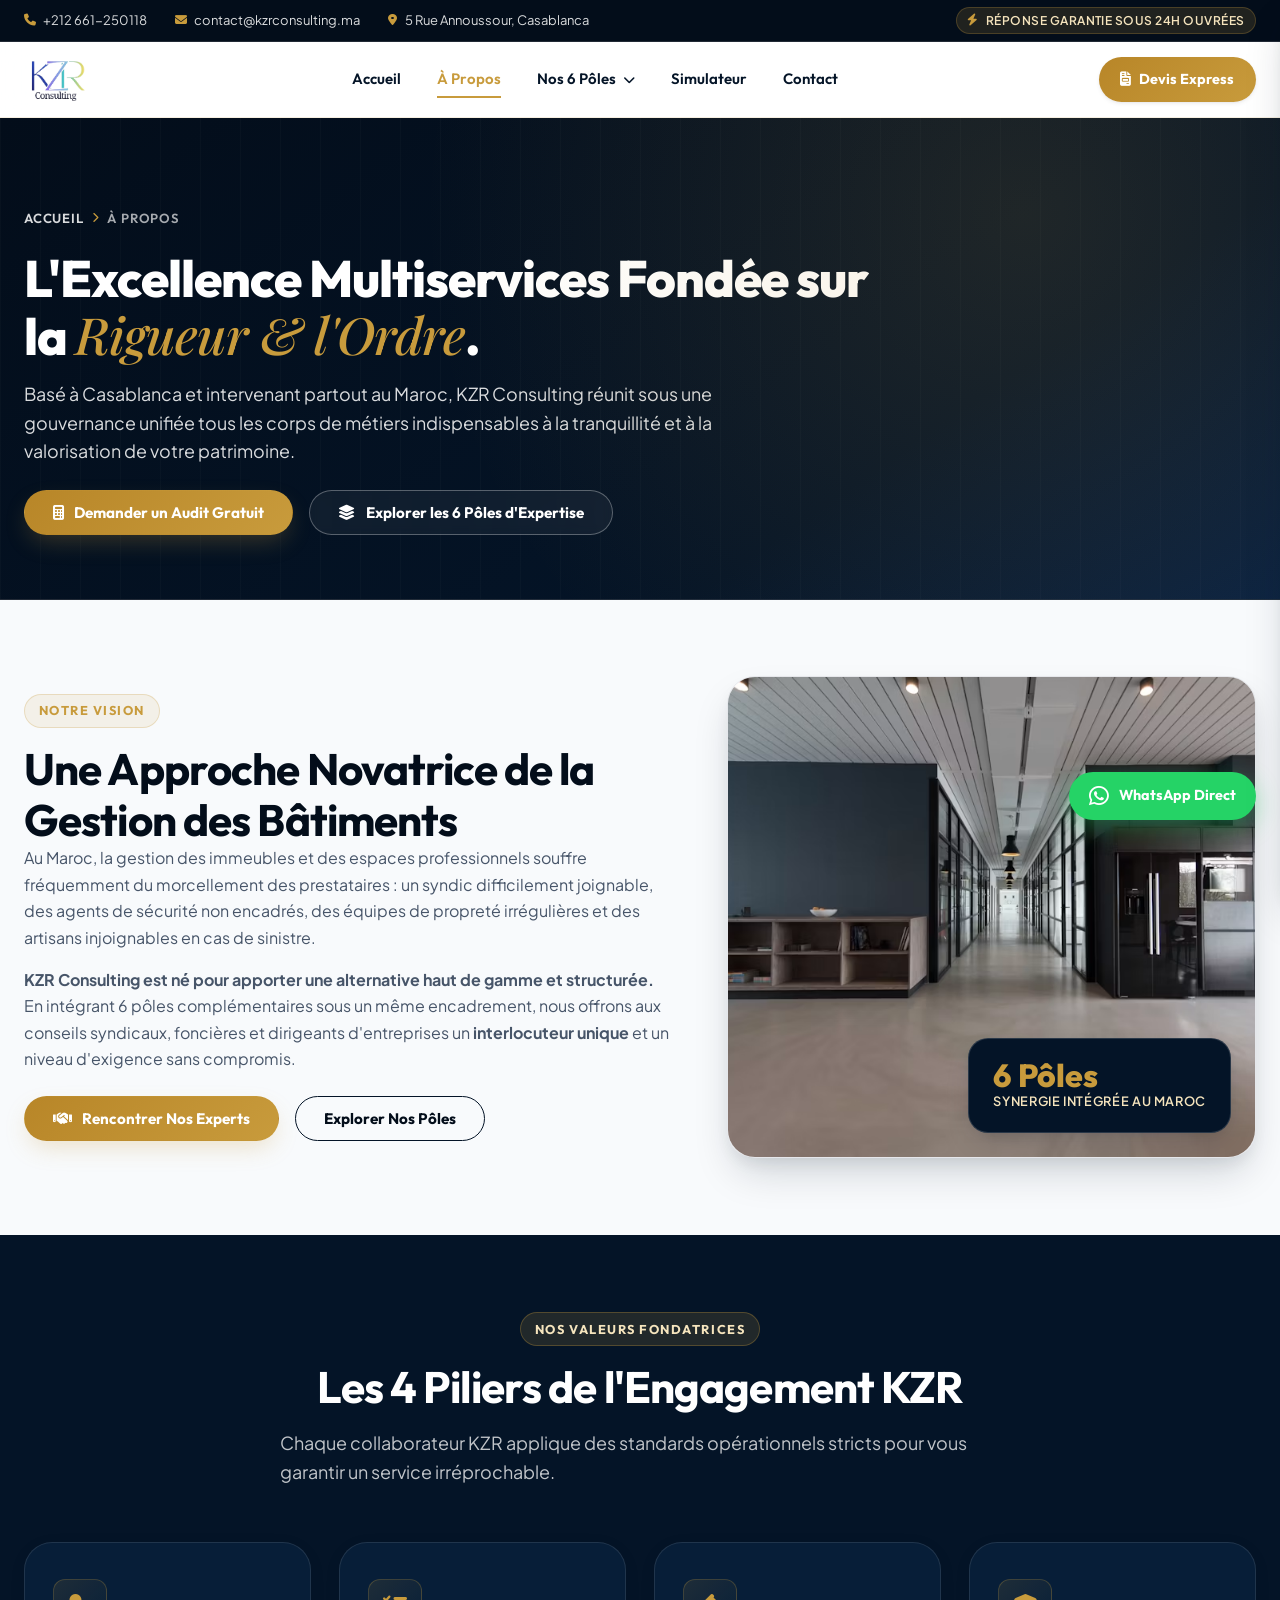
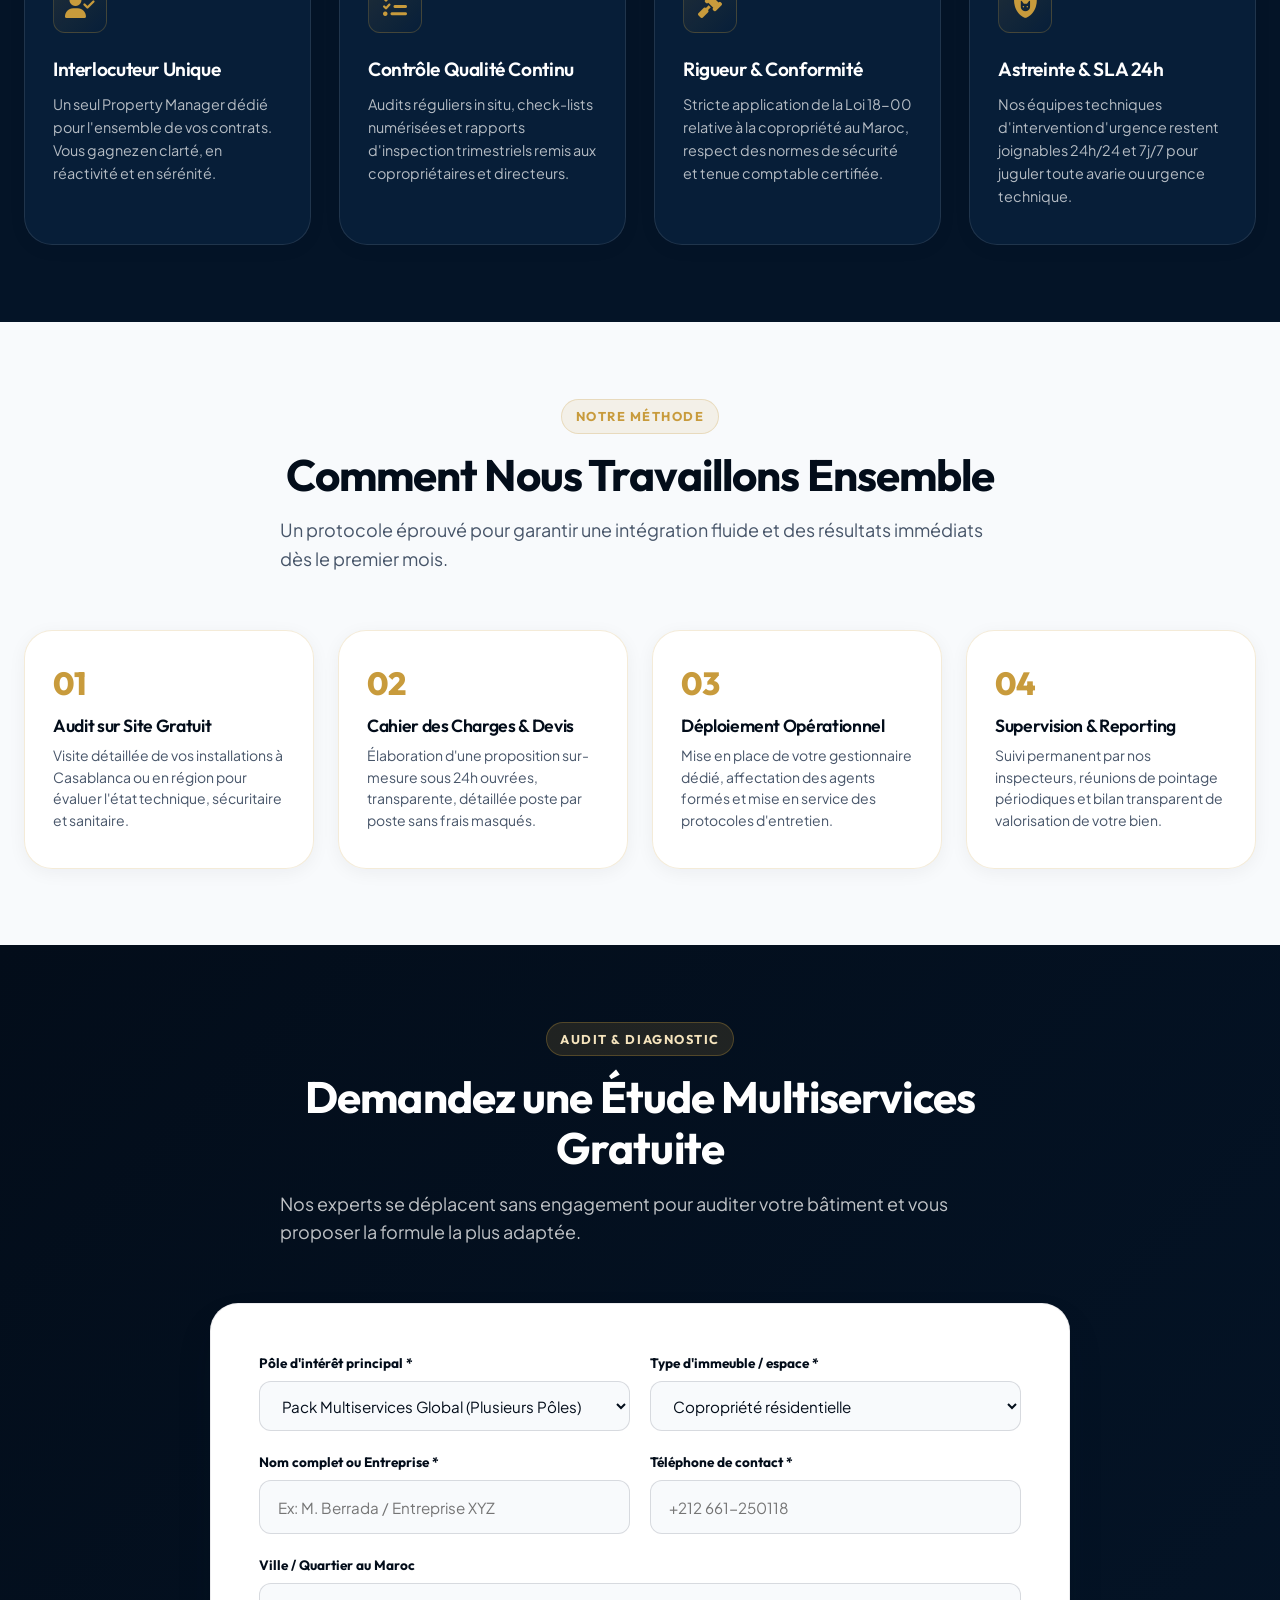
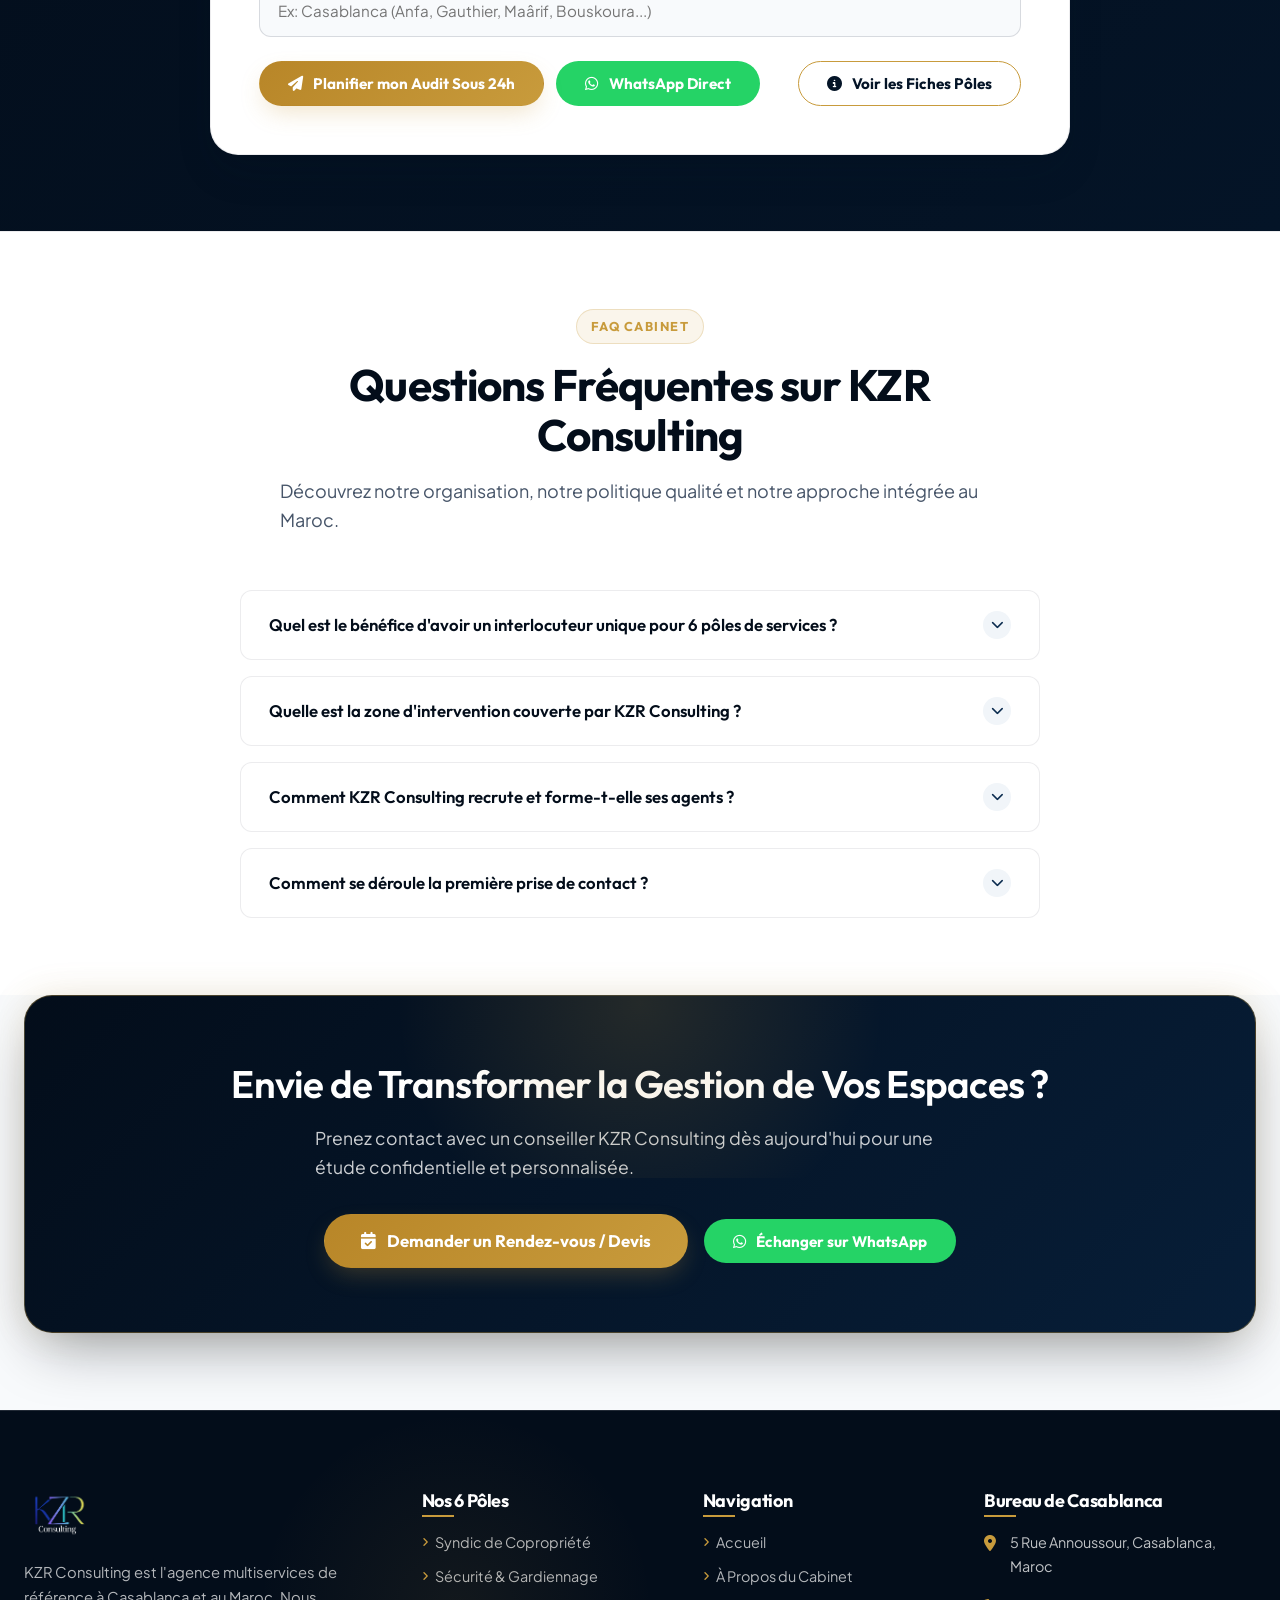
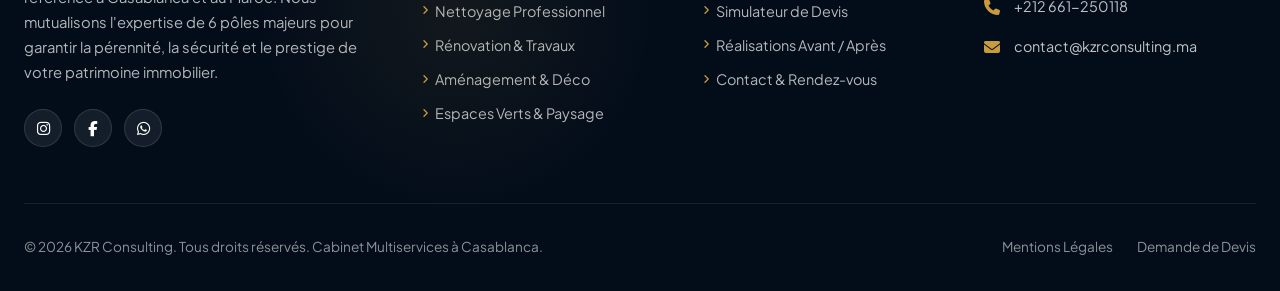
<file: a-propos.html>
<!DOCTYPE html>
<html lang="fr" class="scroll-smooth">
<head>
  <meta charset="UTF-8">
  <meta name="viewport" content="width=device-width, initial-scale=1.0">
  <title>À Propos de KZR Consulting | Cabinet Multiservices Casablanca & Maroc</title>
  <meta name="description" content="Découvrez KZR Consulting à Casablanca : votre partenaire multiservices d'excellence pour la gestion, le syndic, la sécurité, le nettoyage, la rénovation et les espaces verts.">
  <link rel="icon" type="image/png" href="assets/images/logo_header.png">

  <!-- Font Awesome 6 Icons -->
  <link rel="stylesheet" href="https://cdnjs.cloudflare.com/ajax/libs/font-awesome/6.5.1/css/all.min.css">

  <!-- Modular Vanilla CSS Stylesheets -->
  <link rel="stylesheet" href="assets/css/variables.css">
  <link rel="stylesheet" href="assets/css/base.css">
  <link rel="stylesheet" href="assets/css/layout.css">
  <link rel="stylesheet" href="assets/css/components.css">
  <link rel="stylesheet" href="assets/css/pages.css">
</head>
<body>

  <!-- Top Announcement Bar -->
  <aside class="kzr-topbar" aria-label="Informations de contact rapide">
    <div class="container kzr-topbar-inner">
      <div class="kzr-topbar-info">
        <a href="tel:+212661250118" class="kzr-topbar-link">
          <i class="fa-solid fa-phone"></i>
          <span>+212 661-250118</span>
        </a>
        <a href="mailto:contact@kzrconsulting.ma" class="kzr-topbar-link">
          <i class="fa-solid fa-envelope"></i>
          <span>contact@kzrconsulting.ma</span>
        </a>
        <span class="kzr-topbar-link">
          <i class="fa-solid fa-location-dot"></i>
          <span>5 Rue Annoussour, Casablanca</span>
        </span>
      </div>
      <div class="kzr-topbar-sla">
        <i class="fa-solid fa-bolt"></i>
        <span>Réponse garantie sous 24h ouvrées</span>
      </div>
    </div>
  </aside>

  <!-- Main Sticky Header -->
  <header class="kzr-header">
    <div class="container kzr-header-inner">
      <a href="index.html" class="kzr-brand" aria-label="KZR Consulting — Accueil">
        <img src="assets/images/logo_header.png" alt="Logo KZR Consulting" class="kzr-brand-logo">
      </a>

      <nav class="kzr-nav-desktop" aria-label="Navigation principale">
        <ul class="kzr-nav-list">
          <li class="kzr-nav-item">
            <a href="index.html" class="kzr-nav-link">Accueil</a>
          </li>
          <li class="kzr-nav-item">
            <a href="a-propos.html" class="kzr-nav-link active">À Propos</a>
          </li>
          <li class="kzr-nav-item">
            <a href="index.html#les-poles" class="kzr-nav-link kzr-dropdown-toggle" id="services-menu-btn" aria-haspopup="true">
              <span>Nos 6 Pôles</span>
              <i class="fa-solid fa-chevron-down"></i>
            </a>
            <div class="kzr-dropdown-menu" role="menu" aria-labelledby="services-menu-btn">
              <div class="kzr-dropdown-grid">
                <a href="syndic.html" class="kzr-dropdown-card" role="menuitem">
                  <div class="kzr-dropdown-icon"><i class="fa-solid fa-building-user"></i></div>
                  <div class="kzr-dropdown-content">
                    <h4>Syndic de Copropriété</h4>
                    <p>Gestion rigoureuse, loi 18-00 & finances claires</p>
                  </div>
                </a>
                <a href="securite.html" class="kzr-dropdown-card" role="menuitem">
                  <div class="kzr-dropdown-icon"><i class="fa-solid fa-shield-halved"></i></div>
                  <div class="kzr-dropdown-content">
                    <h4>Sécurité & Gardiennage</h4>
                    <p>Protection 24/7, contrôle d'accès & rondes</p>
                  </div>
                </a>
                <a href="nettoyage.html" class="kzr-dropdown-card" role="menuitem">
                  <div class="kzr-dropdown-icon"><i class="fa-solid fa-broom"></i></div>
                  <div class="kzr-dropdown-content">
                    <h4>Nettoyage Professionnel</h4>
                    <p>Bureaux, copropriétés, vitres & remise en état</p>
                  </div>
                </a>
                <a href="renovation.html" class="kzr-dropdown-card" role="menuitem">
                  <div class="kzr-dropdown-icon"><i class="fa-solid fa-trowel-bricks"></i></div>
                  <div class="kzr-dropdown-content">
                    <h4>Rénovation & Travaux</h4>
                    <p>Second œuvre, peinture, étanchéité & plomberie</p>
                  </div>
                </a>
                <a href="amenagement-decoration.html" class="kzr-dropdown-card" role="menuitem">
                  <div class="kzr-dropdown-icon"><i class="fa-solid fa-couch"></i></div>
                  <div class="kzr-dropdown-content">
                    <h4>Aménagement & Déco</h4>
                    <p>Conception 3D, agencement de bureaux & cuisines</p>
                  </div>
                </a>
                <a href="espaces-verts.html" class="kzr-dropdown-card" role="menuitem">
                  <div class="kzr-dropdown-icon"><i class="fa-solid fa-tree"></i></div>
                  <div class="kzr-dropdown-content">
                    <h4>Espaces Verts & Paysage</h4>
                    <p>Création de jardins, arrosage auto & entretien</p>
                  </div>
                </a>
              </div>
            </div>
          </li>
          <li class="kzr-nav-item">
            <a href="index.html#simulateur" class="kzr-nav-link">Simulateur</a>
          </li>
          <li class="kzr-nav-item">
            <a href="contact.html" class="kzr-nav-link">Contact</a>
          </li>
        </ul>
      </nav>

      <div class="kzr-header-actions">
        <a href="contact.html" class="kzr-nav-btn kzr-btn-quote">
          <i class="fa-solid fa-file-invoice"></i>
          <span>Devis Express</span>
        </a>
        <button type="button" class="kzr-menu-toggle" aria-label="Ouvrir le menu">
          <i class="fa-solid fa-bars"></i>
        </button>
      </div>
    </div>
  </header>

  <!-- Mobile Drawer -->
  <div class="kzr-drawer-backdrop"></div>
  <aside class="kzr-mobile-drawer" aria-label="Menu mobile">
    <div class="kzr-drawer-header">
      <img src="assets/images/logo_header.png" alt="KZR Consulting" style="height: 38px;">
      <button type="button" class="kzr-drawer-close" aria-label="Fermer le menu"><i class="fa-solid fa-xmark"></i></button>
    </div>
    <div class="kzr-drawer-body">
      <ul class="kzr-drawer-list">
        <li><a href="index.html" class="kzr-drawer-link">Accueil</a></li>
        <li><a href="a-propos.html" class="kzr-drawer-link active">À Propos</a></li>
        <li>
          <a href="#" class="kzr-drawer-link kzr-drawer-submenu-toggle">
            <span>Nos 6 Pôles</span>
            <i class="fa-solid fa-chevron-down"></i>
          </a>
          <ul class="kzr-drawer-sublist">
            <li><a href="syndic.html" class="kzr-drawer-sublink">Syndic de Copropriété</a></li>
            <li><a href="securite.html" class="kzr-drawer-sublink">Sécurité & Gardiennage</a></li>
            <li><a href="nettoyage.html" class="kzr-drawer-sublink">Nettoyage Professionnel</a></li>
            <li><a href="renovation.html" class="kzr-drawer-sublink">Rénovation & Travaux</a></li>
            <li><a href="amenagement-decoration.html" class="kzr-drawer-sublink">Aménagement & Déco</a></li>
            <li><a href="espaces-verts.html" class="kzr-drawer-sublink">Espaces Verts</a></li>
          </ul>
        </li>
        <li><a href="index.html#simulateur" class="kzr-drawer-link">Simulateur</a></li>
        <li><a href="contact.html" class="kzr-drawer-link">Contact</a></li>
      </ul>
    </div>
    <div class="kzr-drawer-footer">
      <a href="contact.html" class="kzr-btn kzr-btn-gold kzr-drawer-cta">
        <span>Demander un Devis</span>
      </a>
    </div>
  </aside>

  <!-- ==================== SUBPAGE BANNER ==================== -->
  <section class="kzr-page-hero">
    <div class="kzr-page-hero-pattern"></div>
    <div class="container">
      <nav class="kzr-breadcrumbs" aria-label="Fil d'ariane">
        <a href="index.html">Accueil</a>
        <i class="fa-solid fa-chevron-right"></i>
        <span>À Propos</span>
      </nav>
      <h1 class="kzr-page-hero-title">
        L'Excellence Multiservices Fondée sur la <span class="luxury-serif">Rigueur & l'Ordre</span>.
      </h1>
      <p class="kzr-page-hero-subtitle">
        Basé à Casablanca et intervenant partout au Maroc, KZR Consulting réunit sous une gouvernance unifiée tous les corps de métiers indispensables à la tranquillité et à la valorisation de votre patrimoine.
      </p>
      <div style="margin-top: 1.5rem; display: flex; flex-wrap: wrap; gap: 1rem; align-items: center;">
        <a href="#devis-rapide" class="kzr-btn kzr-btn-gold gold-shimmer-btn">
          <i class="fa-solid fa-calculator"></i>
          <span>Demander un Audit Gratuit</span>
        </a>
        <button type="button" class="kzr-btn kzr-btn-outline-white kzr-pole-deep-dive-btn" data-pole-open="syndic" aria-label="Consulter les 6 Pôles d'Expertise KZR">
          <i class="fa-solid fa-layer-group"></i>
          <span>Explorer les 6 Pôles d'Expertise</span>
        </button>
      </div>
    </div>
  </section>

  <!-- ==================== ABOUT STORY & SPLIT ==================== -->
  <section class="section">
    <div class="container kzr-about-split">
      <div>
        <span class="eyebrow">Notre Vision</span>
        <h2>Une Approche Novatrice de la Gestion des Bâtiments</h2>
        <p>
          Au Maroc, la gestion des immeubles et des espaces professionnels souffre fréquemment du morcellement des prestataires : un syndic difficilement joignable, des agents de sécurité non encadrés, des équipes de propreté irrégulières et des artisans injoignables en cas de sinistre.
        </p>
        <p>
          <strong>KZR Consulting est né pour apporter une alternative haut de gamme et structurée.</strong> En intégrant 6 pôles complémentaires sous un même encadrement, nous offrons aux conseils syndicaux, foncières et dirigeants d'entreprises un <strong>interlocuteur unique</strong> et un niveau d'exigence sans compromis.
        </p>
        <div style="margin-top: 1.5rem; display: flex; gap: 1rem; flex-wrap: wrap;">
          <a href="contact.html" class="kzr-btn kzr-btn-gold">
            <i class="fa-solid fa-handshake"></i>
            <span>Rencontrer Nos Experts</span>
          </a>
          <a href="index.html#les-poles" class="kzr-btn kzr-btn-outline">
            <span>Explorer Nos Pôles</span>
          </a>
        </div>
      </div>

      <div class="kzr-about-img-frame">
        <img src="assets/images/hero-a-propos.jpg" alt="Cabinet KZR Consulting Casablanca">
        <div class="kzr-about-badge-floating">
          <div class="number">6 Pôles</div>
          <div class="text">Synergie Intégrée au Maroc</div>
        </div>
      </div>
    </div>
  </section>

  <!-- ==================== 4 CORE PILLARS ==================== -->
  <section class="section section-dark">
    <div class="container">
      <div class="section-header">
        <span class="eyebrow eyebrow-dark">Nos Valeurs Fondatrices</span>
        <h2 class="section-title">Les 4 Piliers de l'Engagement KZR</h2>
        <p class="section-subtitle">
          Chaque collaborateur KZR applique des standards opérationnels stricts pour vous garantir un service irréprochable.
        </p>
      </div>

      <div class="kzr-pillars-grid">
        <div class="kzr-pillar-card tilt-card" style="background: var(--color-navy-850); border-color: rgba(255,255,255,0.1); color: #fff;">
          <div class="kzr-pillar-icon"><i class="fa-solid fa-user-check"></i></div>
          <h3 class="kzr-pillar-title" style="color: #fff;">Interlocuteur Unique</h3>
          <p class="kzr-pillar-desc" style="color: rgba(255,255,255,0.7);">
            Un seul Property Manager dédié pour l'ensemble de vos contrats. Vous gagnez en clarté, en réactivité et en sérénité.
          </p>
        </div>

        <div class="kzr-pillar-card tilt-card" style="background: var(--color-navy-850); border-color: rgba(255,255,255,0.1); color: #fff;">
          <div class="kzr-pillar-icon"><i class="fa-solid fa-list-check"></i></div>
          <h3 class="kzr-pillar-title" style="color: #fff;">Contrôle Qualité Continu</h3>
          <p class="kzr-pillar-desc" style="color: rgba(255,255,255,0.7);">
            Audits réguliers in situ, check-lists numérisées et rapports d'inspection trimestriels remis aux copropriétaires et directeurs.
          </p>
        </div>

        <div class="kzr-pillar-card tilt-card" style="background: var(--color-navy-850); border-color: rgba(255,255,255,0.1); color: #fff;">
          <div class="kzr-pillar-icon"><i class="fa-solid fa-gavel"></i></div>
          <h3 class="kzr-pillar-title" style="color: #fff;">Rigueur & Conformité</h3>
          <p class="kzr-pillar-desc" style="color: rgba(255,255,255,0.7);">
            Stricte application de la Loi 18-00 relative à la copropriété au Maroc, respect des normes de sécurité et tenue comptable certifiée.
          </p>
        </div>

        <div class="kzr-pillar-card tilt-card" style="background: var(--color-navy-850); border-color: rgba(255,255,255,0.1); color: #fff;">
          <div class="kzr-pillar-icon"><i class="fa-solid fa-shield-cat"></i></div>
          <h3 class="kzr-pillar-title" style="color: #fff;">Astreinte & SLA 24h</h3>
          <p class="kzr-pillar-desc" style="color: rgba(255,255,255,0.7);">
            Nos équipes techniques d'intervention d'urgence restent joignables 24h/24 et 7j/7 pour juguler toute avarie ou urgence technique.
          </p>
        </div>
      </div>
    </div>
  </section>

  <!-- ==================== METHODOLOGY / TIMELINE ==================== -->
  <section class="section">
    <div class="container">
      <div class="section-header">
        <span class="eyebrow">Notre Méthode</span>
        <h2 class="section-title">Comment Nous Travaillons Ensemble</h2>
        <p class="section-subtitle">
          Un protocole éprouvé pour garantir une intégration fluide et des résultats immédiats dès le premier mois.
        </p>
      </div>

      <div class="kzr-process-grid">
        <div class="kzr-process-card tilt-card glass-card">
          <span class="kzr-process-step">01</span>
          <h3 class="kzr-process-title">Audit sur Site Gratuit</h3>
          <p class="kzr-process-desc">
            Visite détaillée de vos installations à Casablanca ou en région pour évaluer l'état technique, sécuritaire et sanitaire.
          </p>
        </div>

        <div class="kzr-process-card tilt-card glass-card">
          <span class="kzr-process-step">02</span>
          <h3 class="kzr-process-title">Cahier des Charges & Devis</h3>
          <p class="kzr-process-desc">
            Élaboration d'une proposition sur-mesure sous 24h ouvrées, transparente, détaillée poste par poste sans frais masqués.
          </p>
        </div>

        <div class="kzr-process-card tilt-card glass-card">
          <span class="kzr-process-step">03</span>
          <h3 class="kzr-process-title">Déploiement Opérationnel</h3>
          <p class="kzr-process-desc">
            Mise en place de votre gestionnaire dédié, affectation des agents formés et mise en service des protocoles d'entretien.
          </p>
        </div>

        <div class="kzr-process-card tilt-card glass-card">
          <span class="kzr-process-step">04</span>
          <h3 class="kzr-process-title">Supervision & Reporting</h3>
          <p class="kzr-process-desc">
            Suivi permanent par nos inspecteurs, réunions de pointage périodiques et bilan transparent de valorisation de votre bien.
          </p>
        </div>
      </div>
    </div>
  </section>

  <!-- ==================== QUICK DEVIS WIDGET ==================== -->
  <section class="section section-dark" id="devis-rapide" style="background: linear-gradient(135deg, var(--color-navy-950), var(--color-navy-900));">
    <div class="container">
      <div class="section-header">
        <span class="eyebrow eyebrow-dark">Audit & Diagnostic</span>
        <h2 class="section-title">Demandez une Étude Multiservices Gratuite</h2>
        <p class="section-subtitle">
          Nos experts se déplacent sans engagement pour auditer votre bâtiment et vous proposer la formule la plus adaptée.
        </p>
      </div>

      <div class="kzr-form-card glass-card-dark" style="max-width: 860px; margin: 0 auto;">
        <form class="kzr-quick-devis-form" data-pole="multiservices">
          <div class="kzr-form-grid">
            <div class="kzr-form-group">
              <label class="kzr-form-label" for="apropos-service">Pôle d'intérêt principal *</label>
              <select id="apropos-service" class="kzr-form-select" required>
                <option value="pack-multiservices">Pack Multiservices Global (Plusieurs Pôles)</option>
                <option value="syndic">Syndic de Copropriété (Loi 18-00)</option>
                <option value="securite">Sécurité Privée & Gardiennage 24/7</option>
                <option value="nettoyage">Nettoyage Professionnel & Hygiène</option>
                <option value="renovation">Rénovation & Travaux de Second Œuvre</option>
                <option value="amenagement">Aménagement Intérieur & Conception 3D</option>
                <option value="espaces-verts">Espaces Verts & Paysage</option>
              </select>
            </div>
            <div class="kzr-form-group">
              <label class="kzr-form-label" for="apropos-type">Type d'immeuble / espace *</label>
              <select id="apropos-type" class="kzr-form-select" required>
                <option value="copropriete">Copropriété résidentielle</option>
                <option value="bureaux">Siège social / Bureaux tertiaires</option>
                <option value="residence">Résidence fermée / Domaine privé</option>
                <option value="commerce">Espace commercial / Showroom / Clinique</option>
              </select>
            </div>
            <div class="kzr-form-group">
              <label class="kzr-form-label" for="apropos-nom">Nom complet ou Entreprise *</label>
              <input type="text" id="apropos-nom" class="kzr-form-input" placeholder="Ex: M. Berrada / Entreprise XYZ" required>
            </div>
            <div class="kzr-form-group">
              <label class="kzr-form-label" for="apropos-tel">Téléphone de contact *</label>
              <input type="tel" id="apropos-tel" class="kzr-form-input" placeholder="+212 661-250118" required>
            </div>
            <div class="kzr-form-group col-span-2">
              <label class="kzr-form-label" for="apropos-ville">Ville / Quartier au Maroc</label>
              <input type="text" id="apropos-ville" class="kzr-form-input" placeholder="Ex: Casablanca (Anfa, Gauthier, Maârif, Bouskoura...)">
            </div>
          </div>
          <div style="margin-top: 1.5rem; display: flex; flex-wrap: wrap; gap: 1rem; align-items: center; justify-content: space-between;">
            <div style="display: flex; gap: 0.75rem; flex-wrap: wrap;">
              <button type="submit" class="kzr-btn kzr-btn-gold gold-shimmer-btn">
                <i class="fa-solid fa-paper-plane"></i>
                <span>Planifier mon Audit Sous 24h</span>
              </button>
              <a href="https://wa.me/212661250118?text=Bonjour%20KZR,%20je%20souhaite%20des%20informations%20sur%20vos%20services" target="_blank" rel="noopener" class="kzr-btn" style="background:#25D366; color:#fff;">
                <i class="fa-brands fa-whatsapp"></i>
                <span>WhatsApp Direct</span>
              </a>
            </div>
            <button type="button" class="kzr-btn kzr-btn-outline-gold kzr-pole-deep-dive-btn" data-pole-open="syndic">
              <i class="fa-solid fa-circle-info"></i>
              <span>Voir les Fiches Pôles</span>
            </button>
          </div>
        </form>
      </div>
    </div>
  </section>

  <!-- ==================== FAQ ACCORDION À PROPOS ==================== -->
  <section class="section" style="background-color: var(--color-white); border-top: 1px solid var(--border-light);">
    <div class="container">
      <div class="section-header">
        <span class="eyebrow">FAQ Cabinet</span>
        <h2 class="section-title">Questions Fréquentes sur KZR Consulting</h2>
        <p class="section-subtitle">
          Découvrez notre organisation, notre politique qualité et notre approche intégrée au Maroc.
        </p>
      </div>

      <div class="kzr-faq-list">
        <div class="kzr-faq-item">
          <button type="button" class="kzr-faq-trigger" aria-expanded="false">
            <span>Quel est le bénéfice d'avoir un interlocuteur unique pour 6 pôles de services ?</span>
            <span class="kzr-faq-icon"><i class="fa-solid fa-chevron-down"></i></span>
          </button>
          <div class="kzr-faq-content">
            <div class="kzr-faq-inner">
              Un interlocuteur unique supprime les défaillances de communication entre prestataires. Votre Property Manager KZR coordonne directement agents de sécurité, techniciens de surface, jardiniers et ouvriers du bâtiment. En cas d'incident, une seule ligne d'appel suffit et la résolution est immédiate.
            </div>
          </div>
        </div>

        <div class="kzr-faq-item">
          <button type="button" class="kzr-faq-trigger" aria-expanded="false">
            <span>Quelle est la zone d'intervention couverte par KZR Consulting ?</span>
            <span class="kzr-faq-icon"><i class="fa-solid fa-chevron-down"></i></span>
          </button>
          <div class="kzr-faq-content">
            <div class="kzr-faq-inner">
              Notre siège opérationnel est situé à Casablanca (5 Rue Annoussour). Nous couvrons l'ensemble du Grand Casablanca (Anfa, Gauthier, Racine, Maârif, Sidi Maârouf, Bouskoura, Dar Bouazza, Mohammedia) ainsi que Rabat, Marrakech et Tanger pour les contrats d'envergure.
            </div>
          </div>
        </div>

        <div class="kzr-faq-item">
          <button type="button" class="kzr-faq-trigger" aria-expanded="false">
            <span>Comment KZR Consulting recrute et forme-t-elle ses agents ?</span>
            <span class="kzr-faq-icon"><i class="fa-solid fa-chevron-down"></i></span>
          </button>
          <div class="kzr-faq-content">
            <div class="kzr-faq-inner">
              Chaque agent fait l'objet d'un contrôle rigoureux d'antécédents (casier judiciaire vierge, vérification des références). Nos collaborateurs suivent des modules de formation continue : secourisme du travail (SST), maniement des équipements industriels, courtoisie relationnelle et discrétion professionnelle.
            </div>
          </div>
        </div>

        <div class="kzr-faq-item">
          <button type="button" class="kzr-faq-trigger" aria-expanded="false">
            <span>Comment se déroule la première prise de contact ?</span>
            <span class="kzr-faq-icon"><i class="fa-solid fa-chevron-down"></i></span>
          </button>
          <div class="kzr-faq-content">
            <div class="kzr-faq-inner">
              Dès réception de votre demande via le formulaire ou WhatsApp, un conseiller technique prend contact avec vous sous 24h ouvrées pour fixer un rendez-vous sur place. Nous réalisons un diagnostic technique gracieux avant de vous adresser un cahier des charges détaillé et transparent.
            </div>
          </div>
        </div>
      </div>
    </div>
  </section>

  <!-- ==================== CTA BANNER ==================== -->
  <section class="section" style="padding-top: 0;">
    <div class="container">
      <div class="kzr-cta-banner">
        <h3>Envie de Transformer la Gestion de Vos Espaces ?</h3>
        <p>Prenez contact avec un conseiller KZR Consulting dès aujourd'hui pour une étude confidentielle et personnalisée.</p>
        <div class="kzr-cta-banner-actions">
          <a href="contact.html" class="kzr-btn kzr-btn-gold kzr-btn-lg">
            <i class="fa-solid fa-calendar-check"></i>
            <span>Demander un Rendez-vous / Devis</span>
          </a>
          <a href="https://wa.me/212661250118?text=Bonjour%20KZR%20Consulting" target="_blank" rel="noopener" class="kzr-btn" style="background: #25D366; color: #fff;">
            <i class="fa-brands fa-whatsapp"></i>
            <span>Échanger sur WhatsApp</span>
          </a>
        </div>
      </div>
    </div>
  </section>

  <!-- Shared Luxury Footer -->
  <footer class="kzr-footer">
    <div class="container">
      <div class="kzr-footer-grid">
        <div class="kzr-footer-col">
          <img src="assets/images/logo_footer.png" alt="KZR Consulting" class="kzr-footer-logo">
          <p class="kzr-footer-desc">
            KZR Consulting est l'agence multiservices de référence à Casablanca et au Maroc. Nous mutualisons l'expertise de 6 pôles majeurs pour garantir la pérennité, la sécurité et le prestige de votre patrimoine immobilier.
          </p>
          <div class="kzr-social-links">
            <a href="https://www.instagram.com/kzr_consulting/" target="_blank" rel="noopener" class="kzr-social-btn"><i class="fa-brands fa-instagram"></i></a>
            <a href="https://www.facebook.com/profile.php?id=61590665673242" target="_blank" rel="noopener" class="kzr-social-btn"><i class="fa-brands fa-facebook-f"></i></a>
            <a href="https://wa.me/212661250118" target="_blank" rel="noopener" class="kzr-social-btn"><i class="fa-brands fa-whatsapp"></i></a>
          </div>
        </div>

        <div class="kzr-footer-col">
          <h4>Nos 6 Pôles</h4>
          <nav class="kzr-footer-nav">
            <a href="syndic.html"><i class="fa-solid fa-angle-right"></i> Syndic de Copropriété</a>
            <a href="securite.html"><i class="fa-solid fa-angle-right"></i> Sécurité & Gardiennage</a>
            <a href="nettoyage.html"><i class="fa-solid fa-angle-right"></i> Nettoyage Professionnel</a>
            <a href="renovation.html"><i class="fa-solid fa-angle-right"></i> Rénovation & Travaux</a>
            <a href="amenagement-decoration.html"><i class="fa-solid fa-angle-right"></i> Aménagement & Déco</a>
            <a href="espaces-verts.html"><i class="fa-solid fa-angle-right"></i> Espaces Verts & Paysage</a>
          </nav>
        </div>

        <div class="kzr-footer-col">
          <h4>Navigation</h4>
          <nav class="kzr-footer-nav">
            <a href="index.html"><i class="fa-solid fa-angle-right"></i> Accueil</a>
            <a href="a-propos.html"><i class="fa-solid fa-angle-right"></i> À Propos du Cabinet</a>
            <a href="index.html#simulateur"><i class="fa-solid fa-angle-right"></i> Simulateur de Devis</a>
            <a href="index.html#avant-apres"><i class="fa-solid fa-angle-right"></i> Réalisations Avant / Après</a>
            <a href="contact.html"><i class="fa-solid fa-angle-right"></i> Contact & Rendez-vous</a>
          </nav>
        </div>

        <div class="kzr-footer-col">
          <h4>Bureau de Casablanca</h4>
          <div class="kzr-footer-contact-list">
            <div class="kzr-footer-contact-item">
              <i class="fa-solid fa-location-dot"></i>
              <span>5 Rue Annoussour, Casablanca, Maroc</span>
            </div>
            <div class="kzr-footer-contact-item">
              <i class="fa-solid fa-phone"></i>
              <a href="tel:+212661250118" style="color: inherit;">+212 661-250118</a>
            </div>
            <div class="kzr-footer-contact-item">
              <i class="fa-solid fa-envelope"></i>
              <a href="mailto:contact@kzrconsulting.ma" style="color: inherit;">contact@kzrconsulting.ma</a>
            </div>
          </div>
        </div>
      </div>

      <div class="kzr-footer-bottom">
        <div>&copy; 2026 KZR Consulting. Tous droits réservés. Cabinet Multiservices à Casablanca.</div>
        <div class="kzr-footer-bottom-links">
          <a href="#">Mentions Légales</a>
          <a href="contact.html">Demande de Devis</a>
        </div>
      </div>
    </div>
  </footer>

  <aside class="kzr-floating-actions">
    <a href="https://wa.me/212661250118?text=Bonjour%20KZR%20Consulting" target="_blank" rel="noopener" class="kzr-floating-whatsapp">
      <i class="fa-brands fa-whatsapp"></i>
      <span>WhatsApp Direct</span>
    </a>
    <button type="button" class="kzr-back-to-top"><i class="fa-solid fa-arrow-up"></i></button>
  </aside>

  <!-- ==================== POLE DEEP-DIVE MODAL SKELETON ==================== -->
  <div id="kzr-pole-modal" class="kzr-modal" role="dialog" aria-modal="true" aria-hidden="true" aria-labelledby="kzr-modal-title">
    <div class="kzr-modal-backdrop" id="kzr-modal-backdrop" data-modal-close></div>
    <div class="kzr-modal-dialog" role="document">
      <button type="button" class="kzr-modal-close" id="kzr-modal-close-btn" data-modal-close aria-label="Fermer la fenêtre de détail">
        <i class="fa-solid fa-xmark"></i>
      </button>
      <div class="kzr-modal-content" id="kzr-modal-dynamic-content">
        <!-- Content dynamically rendered via modal.js -->
      </div>
    </div>
  </div>

  <script src="assets/js/main.js"></script>
  <script src="assets/js/interactive.js"></script>
  <script src="assets/js/modal.js"></script>
  <script src="assets/js/contact.js"></script>
</body>
</html>
</file>
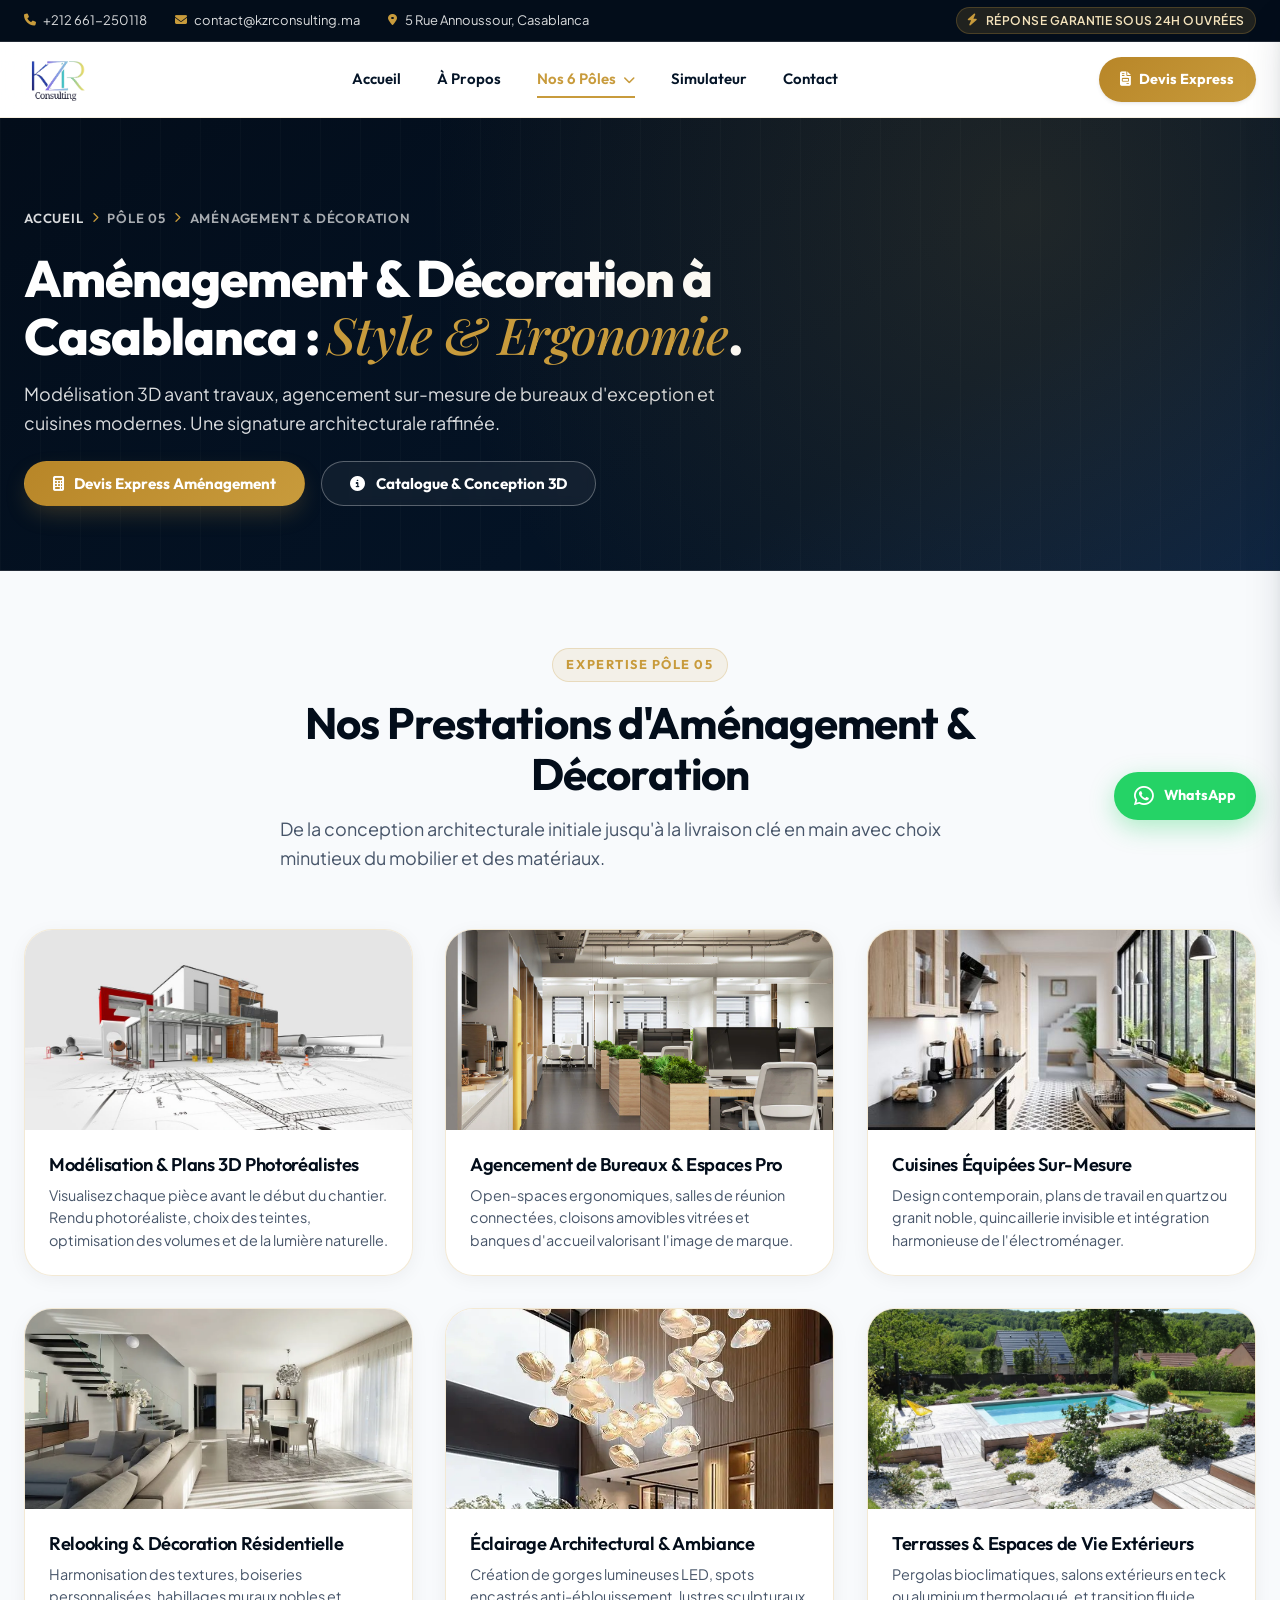
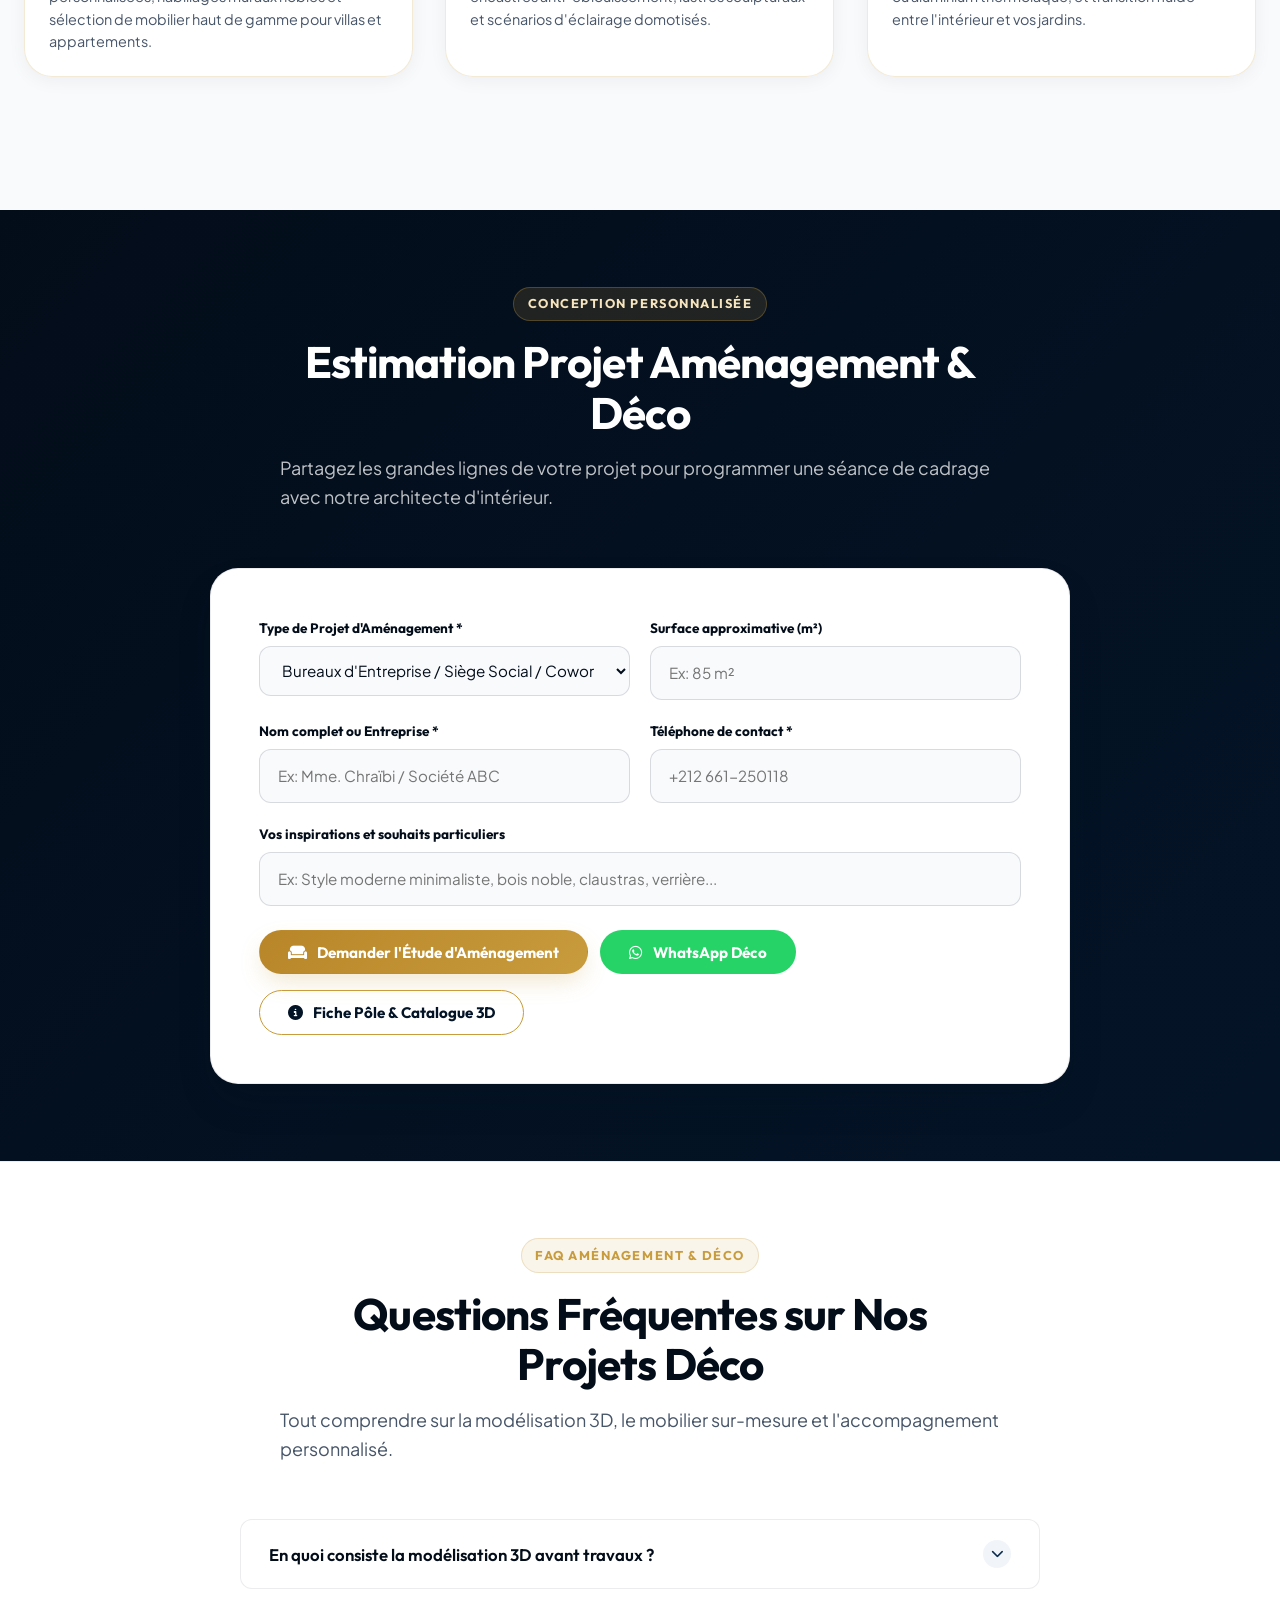
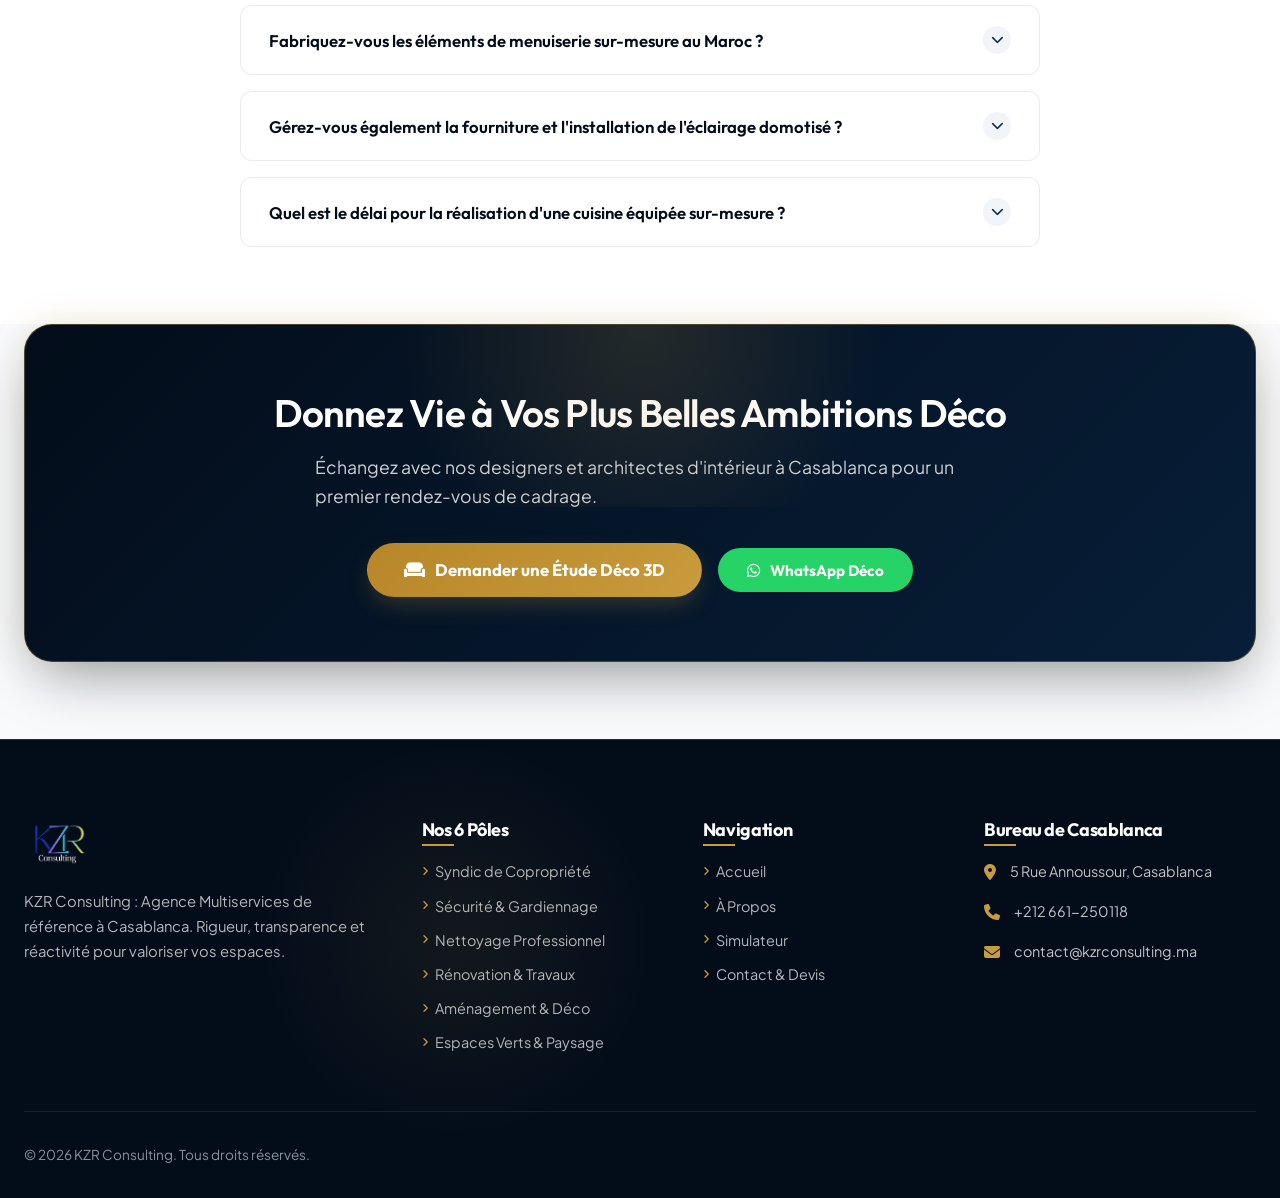
<file: amenagement-decoration.html>
<!DOCTYPE html>
<html lang="fr" class="scroll-smooth">
<head>
  <meta charset="UTF-8">
  <meta name="viewport" content="width=device-width, initial-scale=1.0">
  <title>Aménagement & Décoration à Casablanca & Maroc | KZR Consulting</title>
  <meta name="description" content="Aménagement d'intérieur, modélisation 3D avant travaux, agencement de bureaux, cuisines équipées sur-mesure et relooking résidentiel de prestige au Maroc.">
  <link rel="icon" type="image/png" href="assets/images/logo_header.png">

  <link rel="stylesheet" href="https://cdnjs.cloudflare.com/ajax/libs/font-awesome/6.5.1/css/all.min.css">
  <link rel="stylesheet" href="assets/css/variables.css">
  <link rel="stylesheet" href="assets/css/base.css">
  <link rel="stylesheet" href="assets/css/layout.css">
  <link rel="stylesheet" href="assets/css/components.css">
  <link rel="stylesheet" href="assets/css/pages.css">
</head>
<body>

  <!-- Top Announcement Bar -->
  <aside class="kzr-topbar" aria-label="Contact rapide">
    <div class="container kzr-topbar-inner">
      <div class="kzr-topbar-info">
        <a href="tel:+212661250118" class="kzr-topbar-link"><i class="fa-solid fa-phone"></i> +212 661-250118</a>
        <a href="mailto:contact@kzrconsulting.ma" class="kzr-topbar-link"><i class="fa-solid fa-envelope"></i> contact@kzrconsulting.ma</a>
        <span class="kzr-topbar-link"><i class="fa-solid fa-location-dot"></i> 5 Rue Annoussour, Casablanca</span>
      </div>
      <div class="kzr-topbar-sla"><i class="fa-solid fa-bolt"></i> Réponse garantie sous 24h ouvrées</div>
    </div>
  </aside>

  <!-- Sticky Header -->
  <header class="kzr-header">
    <div class="container kzr-header-inner">
      <a href="index.html" class="kzr-brand" aria-label="KZR Consulting — Accueil">
        <img src="assets/images/logo_header.png" alt="Logo KZR Consulting" class="kzr-brand-logo">
      </a>

      <nav class="kzr-nav-desktop">
        <ul class="kzr-nav-list">
          <li class="kzr-nav-item"><a href="index.html" class="kzr-nav-link">Accueil</a></li>
          <li class="kzr-nav-item"><a href="a-propos.html" class="kzr-nav-link">À Propos</a></li>
          <li class="kzr-nav-item">
            <a href="index.html#les-poles" class="kzr-nav-link kzr-dropdown-toggle active" id="services-btn">
              <span>Nos 6 Pôles</span><i class="fa-solid fa-chevron-down"></i>
            </a>
            <div class="kzr-dropdown-menu" role="menu">
              <div class="kzr-dropdown-grid">
                <a href="syndic.html" class="kzr-dropdown-card">
                  <div class="kzr-dropdown-icon"><i class="fa-solid fa-building-user"></i></div>
                  <div class="kzr-dropdown-content"><h4>Syndic de Copropriété</h4><p>Gestion rigoureuse & Loi 18-00</p></div>
                </a>
                <a href="securite.html" class="kzr-dropdown-card">
                  <div class="kzr-dropdown-icon"><i class="fa-solid fa-shield-halved"></i></div>
                  <div class="kzr-dropdown-content"><h4>Sécurité & Gardiennage</h4><p>Protection 24/7 & rondes</p></div>
                </a>
                <a href="nettoyage.html" class="kzr-dropdown-card">
                  <div class="kzr-dropdown-icon"><i class="fa-solid fa-broom"></i></div>
                  <div class="kzr-dropdown-content"><h4>Nettoyage Professionnel</h4><p>Hygiène & vitrerie certifiée</p></div>
                </a>
                <a href="renovation.html" class="kzr-dropdown-card">
                  <div class="kzr-dropdown-icon"><i class="fa-solid fa-trowel-bricks"></i></div>
                  <div class="kzr-dropdown-content"><h4>Rénovation & Travaux</h4><p>Second œuvre & étanchéité</p></div>
                </a>
                <a href="amenagement-decoration.html" class="kzr-dropdown-card" style="background-color: var(--color-slate-50); border-color: rgba(200,155,60,0.3);">
                  <div class="kzr-dropdown-icon" style="background: var(--accent-gold); color: #fff;"><i class="fa-solid fa-couch"></i></div>
                  <div class="kzr-dropdown-content"><h4>Aménagement & Déco</h4><p>Plans 3D & agencement</p></div>
                </a>
                <a href="espaces-verts.html" class="kzr-dropdown-card">
                  <div class="kzr-dropdown-icon"><i class="fa-solid fa-tree"></i></div>
                  <div class="kzr-dropdown-content"><h4>Espaces Verts & Paysage</h4><p>Création & arrosage auto</p></div>
                </a>
              </div>
            </div>
          </li>
          <li class="kzr-nav-item"><a href="index.html#simulateur" class="kzr-nav-link">Simulateur</a></li>
          <li class="kzr-nav-item"><a href="contact.html" class="kzr-nav-link">Contact</a></li>
        </ul>
      </nav>

      <div class="kzr-header-actions">
        <a href="contact.html" class="kzr-nav-btn kzr-btn-quote"><i class="fa-solid fa-file-invoice"></i> Devis Express</a>
        <button type="button" class="kzr-menu-toggle" aria-label="Menu"><i class="fa-solid fa-bars"></i></button>
      </div>
    </div>
  </header>

  <!-- Mobile Drawer -->
  <div class="kzr-drawer-backdrop"></div>
  <aside class="kzr-mobile-drawer">
    <div class="kzr-drawer-header">
      <img src="assets/images/logo_header.png" alt="KZR Consulting" style="height: 38px;">
      <button type="button" class="kzr-drawer-close"><i class="fa-solid fa-xmark"></i></button>
    </div>
    <div class="kzr-drawer-body">
      <ul class="kzr-drawer-list">
        <li><a href="index.html" class="kzr-drawer-link">Accueil</a></li>
        <li><a href="a-propos.html" class="kzr-drawer-link">À Propos</a></li>
        <li>
          <a href="#" class="kzr-drawer-link kzr-drawer-submenu-toggle">
            <span>Nos 6 Pôles</span><i class="fa-solid fa-chevron-down"></i>
          </a>
          <ul class="kzr-drawer-sublist open">
            <li><a href="syndic.html" class="kzr-drawer-sublink">Syndic de Copropriété</a></li>
            <li><a href="securite.html" class="kzr-drawer-sublink">Sécurité & Gardiennage</a></li>
            <li><a href="nettoyage.html" class="kzr-drawer-sublink">Nettoyage Professionnel</a></li>
            <li><a href="renovation.html" class="kzr-drawer-sublink">Rénovation & Travaux</a></li>
            <li><a href="amenagement-decoration.html" class="kzr-drawer-sublink active" style="color: var(--accent-gold);">Aménagement & Déco</a></li>
            <li><a href="espaces-verts.html" class="kzr-drawer-sublink">Espaces Verts</a></li>
          </ul>
        </li>
        <li><a href="index.html#simulateur" class="kzr-drawer-link">Simulateur</a></li>
        <li><a href="contact.html" class="kzr-drawer-link">Contact</a></li>
      </ul>
    </div>
    <div class="kzr-drawer-footer">
      <a href="contact.html" class="kzr-btn kzr-btn-gold kzr-drawer-cta">Demander un Devis Déco</a>
    </div>
  </aside>

  <!-- Hero Banner -->
  <section class="kzr-page-hero">
    <div class="kzr-page-hero-pattern"></div>
    <div class="container">
      <nav class="kzr-breadcrumbs" aria-label="Fil d'Ariane">
        <a href="index.html">Accueil</a>
        <i class="fa-solid fa-chevron-right"></i>
        <span>Pôle 05</span>
        <i class="fa-solid fa-chevron-right"></i>
        <span>Aménagement & Décoration</span>
      </nav>
      <h1 class="kzr-page-hero-title">
        Aménagement & Décoration à Casablanca : <span class="luxury-serif">Style & Ergonomie</span>.
      </h1>
      <p class="kzr-page-hero-subtitle">
        Modélisation 3D avant travaux, agencement sur-mesure de bureaux d'exception et cuisines modernes. Une signature architecturale raffinée.
      </p>
      <div style="margin-top: 1.5rem; display: flex; flex-wrap: wrap; gap: 1rem; align-items: center;">
        <a href="#devis-rapide" class="kzr-btn kzr-btn-gold gold-shimmer-btn">
          <i class="fa-solid fa-calculator"></i>
          <span>Devis Express Aménagement</span>
        </a>
        <button type="button" class="kzr-btn kzr-btn-outline-white kzr-pole-deep-dive-btn" data-pole-open="amenagement" aria-label="Consulter les spécifications du Pôle Aménagement & Déco">
          <i class="fa-solid fa-circle-info"></i>
          <span>Catalogue & Conception 3D</span>
        </button>
      </div>
    </div>
  </section>

  <!-- Prestations Grid -->
  <section class="section">
    <div class="container">
      <div class="section-header">
        <span class="eyebrow">Expertise Pôle 05</span>
        <h2 class="section-title">Nos Prestations d'Aménagement & Décoration</h2>
        <p class="section-subtitle">
          De la conception architecturale initiale jusqu'à la livraison clé en main avec choix minutieux du mobilier et des matériaux.
        </p>
      </div>

      <div class="kzr-service-prestations-grid">
        <div class="kzr-prestation-card tilt-card glass-card">
          <div class="kzr-prestation-thumb">
            <img src="assets/images/amenagement-plans3d.jpg" alt="Conception et modélisation 3D" class="kzr-prestation-img">
          </div>
          <div class="kzr-prestation-body">
            <h4>Modélisation & Plans 3D Photoréalistes</h4>
            <p>Visualisez chaque pièce avant le début du chantier. Rendu photoréaliste, choix des teintes, optimisation des volumes et de la lumière naturelle.</p>
          </div>
        </div>

        <div class="kzr-prestation-card tilt-card glass-card">
          <div class="kzr-prestation-thumb">
            <img src="assets/images/amenagement-pro.jpg" alt="Agencement de bureaux professionnels" class="kzr-prestation-img">
          </div>
          <div class="kzr-prestation-body">
            <h4>Agencement de Bureaux & Espaces Pro</h4>
            <p>Open-spaces ergonomiques, salles de réunion connectées, cloisons amovibles vitrées et banques d'accueil valorisant l'image de marque.</p>
          </div>
        </div>

        <div class="kzr-prestation-card tilt-card glass-card">
          <div class="kzr-prestation-thumb">
            <img src="assets/images/amenagement-cuisines.jpg" alt="Cuisines équipées sur-mesure" class="kzr-prestation-img">
          </div>
          <div class="kzr-prestation-body">
            <h4>Cuisines Équipées Sur-Mesure</h4>
            <p>Design contemporain, plans de travail en quartz ou granit noble, quincaillerie invisible et intégration harmonieuse de l'électroménager.</p>
          </div>
        </div>

        <div class="kzr-prestation-card tilt-card glass-card">
          <div class="kzr-prestation-thumb">
            <img src="assets/images/amenagement-interieur.jpg" alt="Relooking d'intérieur résidentiel" class="kzr-prestation-img">
          </div>
          <div class="kzr-prestation-body">
            <h4>Relooking & Décoration Résidentielle</h4>
            <p>Harmonisation des textures, boiseries personnalisées, habillages muraux nobles et sélection de mobilier haut de gamme pour villas et appartements.</p>
          </div>
        </div>

        <div class="kzr-prestation-card tilt-card glass-card">
          <div class="kzr-prestation-thumb">
            <img src="assets/images/amenagement-eclairage.jpg" alt="Éclairage architectural et d'ambiance" class="kzr-prestation-img">
          </div>
          <div class="kzr-prestation-body">
            <h4>Éclairage Architectural & Ambiance</h4>
            <p>Création de gorges lumineuses LED, spots encastrés anti-éblouissement, lustres sculpturaux et scénarios d'éclairage domotisés.</p>
          </div>
        </div>

        <div class="kzr-prestation-card tilt-card glass-card">
          <div class="kzr-prestation-thumb">
            <img src="assets/images/amenagement-exterieur.jpg" alt="Aménagement de terrasses et extérieurs" class="kzr-prestation-img">
          </div>
          <div class="kzr-prestation-body">
            <h4>Terrasses & Espaces de Vie Extérieurs</h4>
            <p>Pergolas bioclimatiques, salons extérieurs en teck ou aluminium thermolaqué, et transition fluide entre l'intérieur et vos jardins.</p>
          </div>
        </div>
      </div>
    </div>
  </section>

  <!-- ==================== QUICK DEVIS WIDGET AMÉNAGEMENT ==================== -->
  <section class="section section-dark" id="devis-rapide" style="background: linear-gradient(135deg, var(--color-navy-950), var(--color-navy-900));">
    <div class="container">
      <div class="section-header">
        <span class="eyebrow eyebrow-dark">Conception Personnalisée</span>
        <h2 class="section-title">Estimation Projet Aménagement & Déco</h2>
        <p class="section-subtitle">
          Partagez les grandes lignes de votre projet pour programmer une séance de cadrage avec notre architecte d'intérieur.
        </p>
      </div>

      <div class="kzr-form-card glass-card-dark" style="max-width: 860px; margin: 0 auto;">
        <form class="kzr-quick-devis-form" data-pole="amenagement">
          <div class="kzr-form-grid">
            <div class="kzr-form-group">
              <label class="kzr-form-label" for="deco-type">Type de Projet d'Aménagement *</label>
              <select id="deco-type" class="kzr-form-select" required>
                <option value="bureaux-pro">Bureaux d'Entreprise / Siège Social / Coworking</option>
                <option value="cuisine-surmesure">Cuisine Équipée Sur-Mesure Haut de Gamme</option>
                <option value="relooking-residentiel">Relooking Appartement / Villa de Prestige</option>
                <option value="commerce-showroom">Showroom / Boutique / Cabinet Médical</option>
                <option value="terrasse-pergola">Terrasse Extérieure / Pergola Bioclimatique</option>
              </select>
            </div>
            <div class="kzr-form-group">
              <label class="kzr-form-label" for="deco-surface">Surface approximative (m²)</label>
              <input type="number" id="deco-surface" class="kzr-form-input" placeholder="Ex: 85 m²">
            </div>
            <div class="kzr-form-group">
              <label class="kzr-form-label" for="deco-nom">Nom complet ou Entreprise *</label>
              <input type="text" id="deco-nom" class="kzr-form-input" placeholder="Ex: Mme. Chraïbi / Société ABC" required>
            </div>
            <div class="kzr-form-group">
              <label class="kzr-form-label" for="deco-tel">Téléphone de contact *</label>
              <input type="tel" id="deco-tel" class="kzr-form-input" placeholder="+212 661-250118" required>
            </div>
            <div class="kzr-form-group col-span-2">
              <label class="kzr-form-label" for="deco-attentes">Vos inspirations et souhaits particuliers</label>
              <input type="text" id="deco-attentes" class="kzr-form-input" placeholder="Ex: Style moderne minimaliste, bois noble, claustras, verrière...">
            </div>
          </div>
          <div style="margin-top: 1.5rem; display: flex; flex-wrap: wrap; gap: 1rem; align-items: center; justify-content: space-between;">
            <div style="display: flex; gap: 0.75rem; flex-wrap: wrap;">
              <button type="submit" class="kzr-btn kzr-btn-gold gold-shimmer-btn">
                <i class="fa-solid fa-couch"></i>
                <span>Demander l'Étude d'Aménagement</span>
              </button>
              <a href="https://wa.me/212661250118?text=Bonjour%20KZR,%20je%20souhaite%20un%20projet%20d%27Am%C3%A9nagement%20D%C3%A9coration" target="_blank" rel="noopener" class="kzr-btn" style="background:#25D366; color:#fff;">
                <i class="fa-brands fa-whatsapp"></i>
                <span>WhatsApp Déco</span>
              </a>
            </div>
            <button type="button" class="kzr-btn kzr-btn-outline-gold kzr-pole-deep-dive-btn" data-pole-open="amenagement">
              <i class="fa-solid fa-circle-info"></i>
              <span>Fiche Pôle & Catalogue 3D</span>
            </button>
          </div>
        </form>
      </div>
    </div>
  </section>

  <!-- ==================== FAQ ACCORDION AMÉNAGEMENT ==================== -->
  <section class="section" style="background-color: var(--color-white); border-top: 1px solid var(--border-light);">
    <div class="container">
      <div class="section-header">
        <span class="eyebrow">FAQ Aménagement & Déco</span>
        <h2 class="section-title">Questions Fréquentes sur Nos Projets Déco</h2>
        <p class="section-subtitle">
          Tout comprendre sur la modélisation 3D, le mobilier sur-mesure et l'accompagnement personnalisé.
        </p>
      </div>

      <div class="kzr-faq-list">
        <div class="kzr-faq-item">
          <button type="button" class="kzr-faq-trigger" aria-expanded="false">
            <span>En quoi consiste la modélisation 3D avant travaux ?</span>
            <span class="kzr-faq-icon"><i class="fa-solid fa-chevron-down"></i></span>
          </button>
          <div class="kzr-faq-content">
            <div class="kzr-faq-inner">
              Nos designers d'intérieur conçoivent une maquette numérique 3D photoréaliste de vos futurs espaces. Vous visualisez avec précision l'éclairage, l'agencement du mobilier, les textures de matériaux (bois, marbre, tissus) et les teintes avant d'engager le moindre euro de travaux.
            </div>
          </div>
        </div>

        <div class="kzr-faq-item">
          <button type="button" class="kzr-faq-trigger" aria-expanded="false">
            <span>Fabriquez-vous les éléments de menuiserie sur-mesure au Maroc ?</span>
            <span class="kzr-faq-icon"><i class="fa-solid fa-chevron-down"></i></span>
          </button>
          <div class="kzr-faq-content">
            <div class="kzr-faq-inner">
              Oui, nous disposons d'ateliers partenaires d'ébénisterie et de menuiserie métallique à Casablanca. Nous confectionnons des dressings sur-mesure, des claustras en chêne ou noyer, des banques d'accueil corporate et des bibliothèques intégrées aux cotes exactes de vos pièces.
            </div>
          </div>
        </div>

        <div class="kzr-faq-item">
          <button type="button" class="kzr-faq-trigger" aria-expanded="false">
            <span>Gérez-vous également la fourniture et l'installation de l'éclairage domotisé ?</span>
            <span class="kzr-faq-icon"><i class="fa-solid fa-chevron-down"></i></span>
          </button>
          <div class="kzr-faq-content">
            <div class="kzr-faq-inner">
              Absolument. Grâce à la synergie avec notre pôle Électricité & Rénovation, nous intégrons des scénarios d'éclairage LED variables, des gorges lumineuses invisibles et des commandes domotiques intelligentes pour créer l'ambiance parfaite.
            </div>
          </div>
        </div>

        <div class="kzr-faq-item">
          <button type="button" class="kzr-faq-trigger" aria-expanded="false">
            <span>Quel est le délai pour la réalisation d'une cuisine équipée sur-mesure ?</span>
            <span class="kzr-faq-icon"><i class="fa-solid fa-chevron-down"></i></span>
          </button>
          <div class="kzr-faq-content">
            <div class="kzr-faq-inner">
              Après validation de vos plans 3D et des matériaux (quartz, granit, caissons hydrofuges), la fabrication en atelier et la pose complète sur site prennent généralement entre 3 et 5 semaines avec finitions impeccables et raccordements plomberie/électricité testés.
            </div>
          </div>
        </div>
      </div>
    </div>
  </section>

  <!-- CTA Banner -->
  <section class="section" style="padding-top: 0;">
    <div class="container">
      <div class="kzr-cta-banner">
        <h3>Donnez Vie à Vos Plus Belles Ambitions Déco</h3>
        <p>Échangez avec nos designers et architectes d'intérieur à Casablanca pour un premier rendez-vous de cadrage.</p>
        <div class="kzr-cta-banner-actions">
          <a href="contact.html" class="kzr-btn kzr-btn-gold kzr-btn-lg"><i class="fa-solid fa-couch"></i> Demander une Étude Déco 3D</a>
          <a href="https://wa.me/212661250118?text=Bonjour%20KZR,%20je%20souhaite%20un%20projet%20d%27Am%C3%A9nagement" target="_blank" rel="noopener" class="kzr-btn" style="background:#25D366; color:#fff;"><i class="fa-brands fa-whatsapp"></i> WhatsApp Déco</a>
        </div>
      </div>
    </div>
  </section>

  <!-- Shared Luxury Footer -->
  <footer class="kzr-footer">
    <div class="container">
      <div class="kzr-footer-grid">
        <div class="kzr-footer-col">
          <img src="assets/images/logo_footer.png" alt="KZR Consulting" class="kzr-footer-logo">
          <p class="kzr-footer-desc">KZR Consulting : Agence Multiservices de référence à Casablanca. Rigueur, transparence et réactivité pour valoriser vos espaces.</p>
        </div>
        <div class="kzr-footer-col">
          <h4>Nos 6 Pôles</h4>
          <nav class="kzr-footer-nav">
            <a href="syndic.html"><i class="fa-solid fa-angle-right"></i> Syndic de Copropriété</a>
            <a href="securite.html"><i class="fa-solid fa-angle-right"></i> Sécurité & Gardiennage</a>
            <a href="nettoyage.html"><i class="fa-solid fa-angle-right"></i> Nettoyage Professionnel</a>
            <a href="renovation.html"><i class="fa-solid fa-angle-right"></i> Rénovation & Travaux</a>
            <a href="amenagement-decoration.html"><i class="fa-solid fa-angle-right"></i> Aménagement & Déco</a>
            <a href="espaces-verts.html"><i class="fa-solid fa-angle-right"></i> Espaces Verts & Paysage</a>
          </nav>
        </div>
        <div class="kzr-footer-col">
          <h4>Navigation</h4>
          <nav class="kzr-footer-nav">
            <a href="index.html"><i class="fa-solid fa-angle-right"></i> Accueil</a>
            <a href="a-propos.html"><i class="fa-solid fa-angle-right"></i> À Propos</a>
            <a href="index.html#simulateur"><i class="fa-solid fa-angle-right"></i> Simulateur</a>
            <a href="contact.html"><i class="fa-solid fa-angle-right"></i> Contact & Devis</a>
          </nav>
        </div>
        <div class="kzr-footer-col">
          <h4>Bureau de Casablanca</h4>
          <div class="kzr-footer-contact-list">
            <div class="kzr-footer-contact-item"><i class="fa-solid fa-location-dot"></i><span>5 Rue Annoussour, Casablanca</span></div>
            <div class="kzr-footer-contact-item"><i class="fa-solid fa-phone"></i><a href="tel:+212661250118" style="color:inherit;">+212 661-250118</a></div>
            <div class="kzr-footer-contact-item"><i class="fa-solid fa-envelope"></i><a href="mailto:contact@kzrconsulting.ma" style="color:inherit;">contact@kzrconsulting.ma</a></div>
          </div>
        </div>
      </div>
      <div class="kzr-footer-bottom">
        <div>&copy; 2026 KZR Consulting. Tous droits réservés.</div>
      </div>
    </div>
  </footer>

  <aside class="kzr-floating-actions">
    <a href="https://wa.me/212661250118?text=Bonjour%20KZR%20Consulting" target="_blank" rel="noopener" class="kzr-floating-whatsapp"><i class="fa-brands fa-whatsapp"></i><span>WhatsApp</span></a>
    <button type="button" class="kzr-back-to-top"><i class="fa-solid fa-arrow-up"></i></button>
  </aside>

  <!-- ==================== POLE DEEP-DIVE MODAL SKELETON ==================== -->
  <div id="kzr-pole-modal" class="kzr-modal" role="dialog" aria-modal="true" aria-hidden="true" aria-labelledby="kzr-modal-title">
    <div class="kzr-modal-backdrop" id="kzr-modal-backdrop" data-modal-close></div>
    <div class="kzr-modal-dialog" role="document">
      <button type="button" class="kzr-modal-close" id="kzr-modal-close-btn" data-modal-close aria-label="Fermer la fenêtre de détail">
        <i class="fa-solid fa-xmark"></i>
      </button>
      <div class="kzr-modal-content" id="kzr-modal-dynamic-content">
        <!-- Content dynamically rendered via modal.js -->
      </div>
    </div>
  </div>

  <script src="assets/js/main.js"></script>
  <script src="assets/js/interactive.js"></script>
  <script src="assets/js/modal.js"></script>
  <script src="assets/js/contact.js"></script>
</body>
</html>
</file>
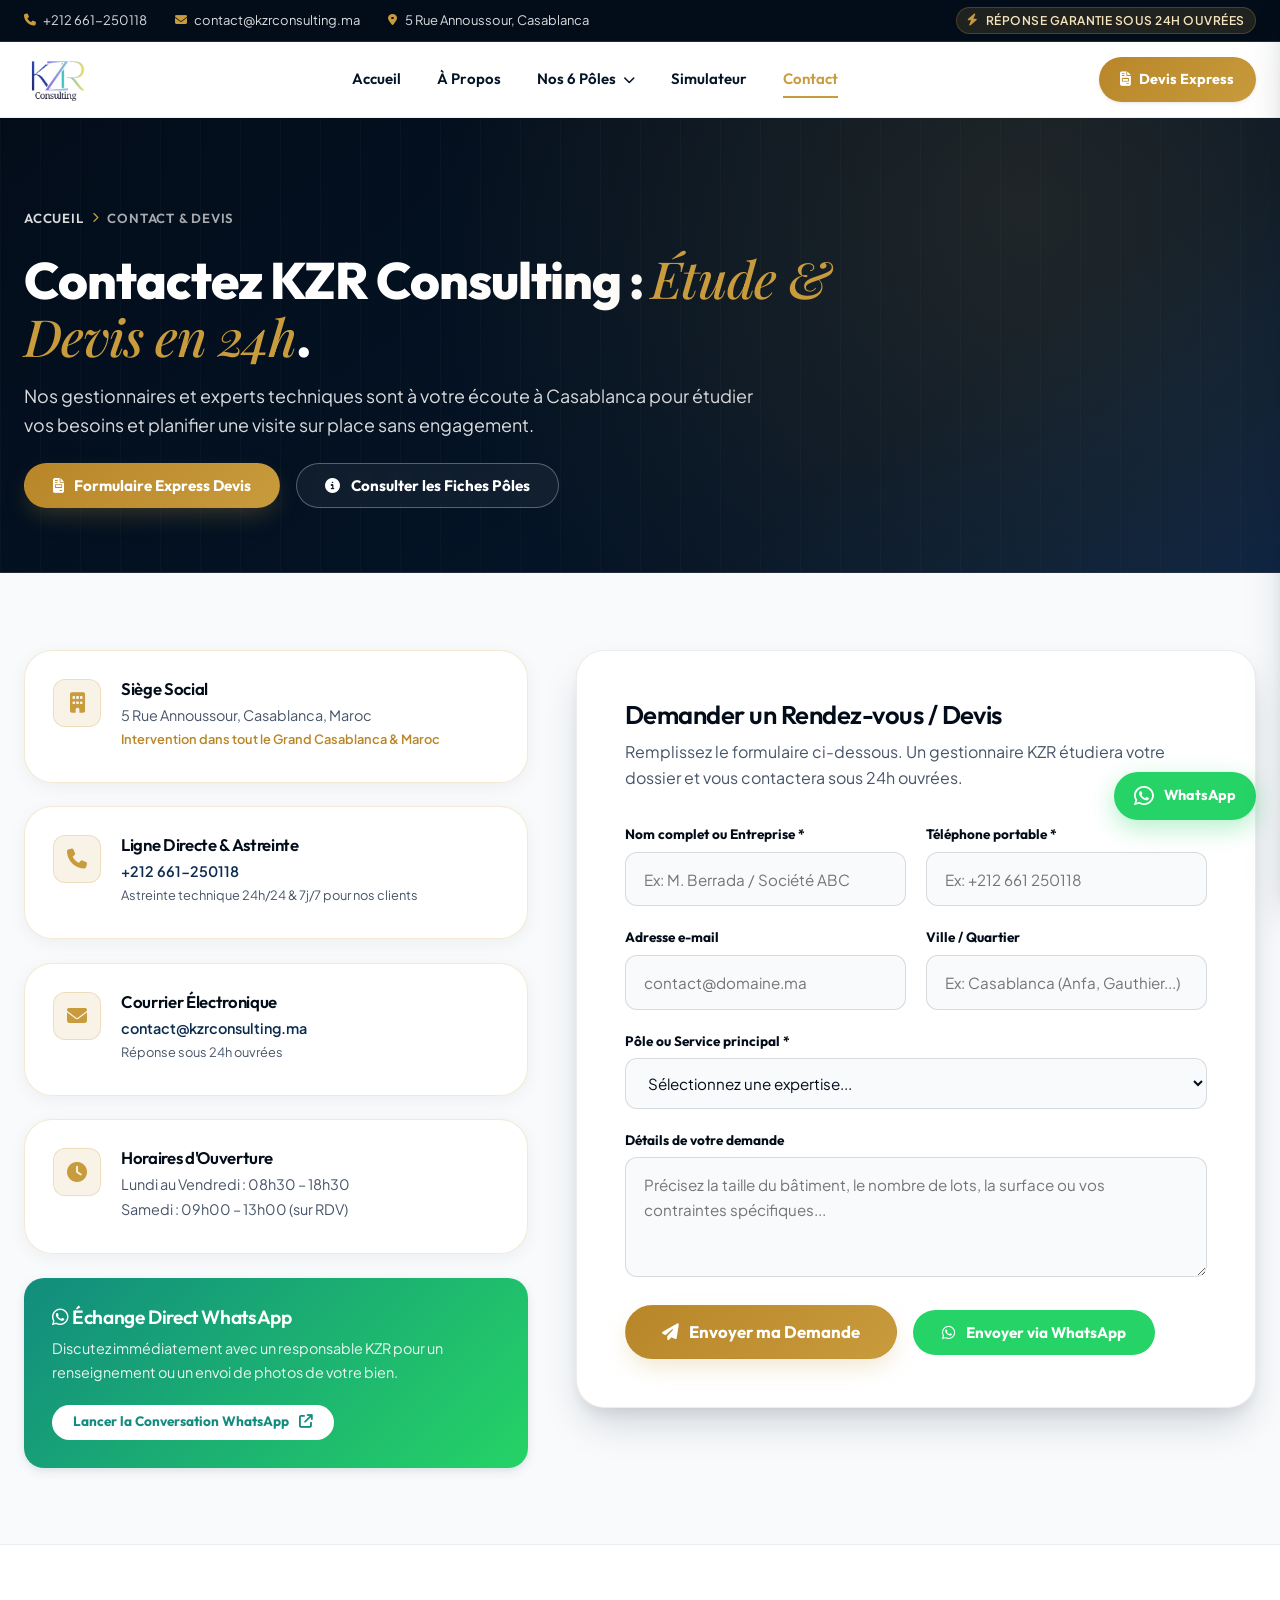
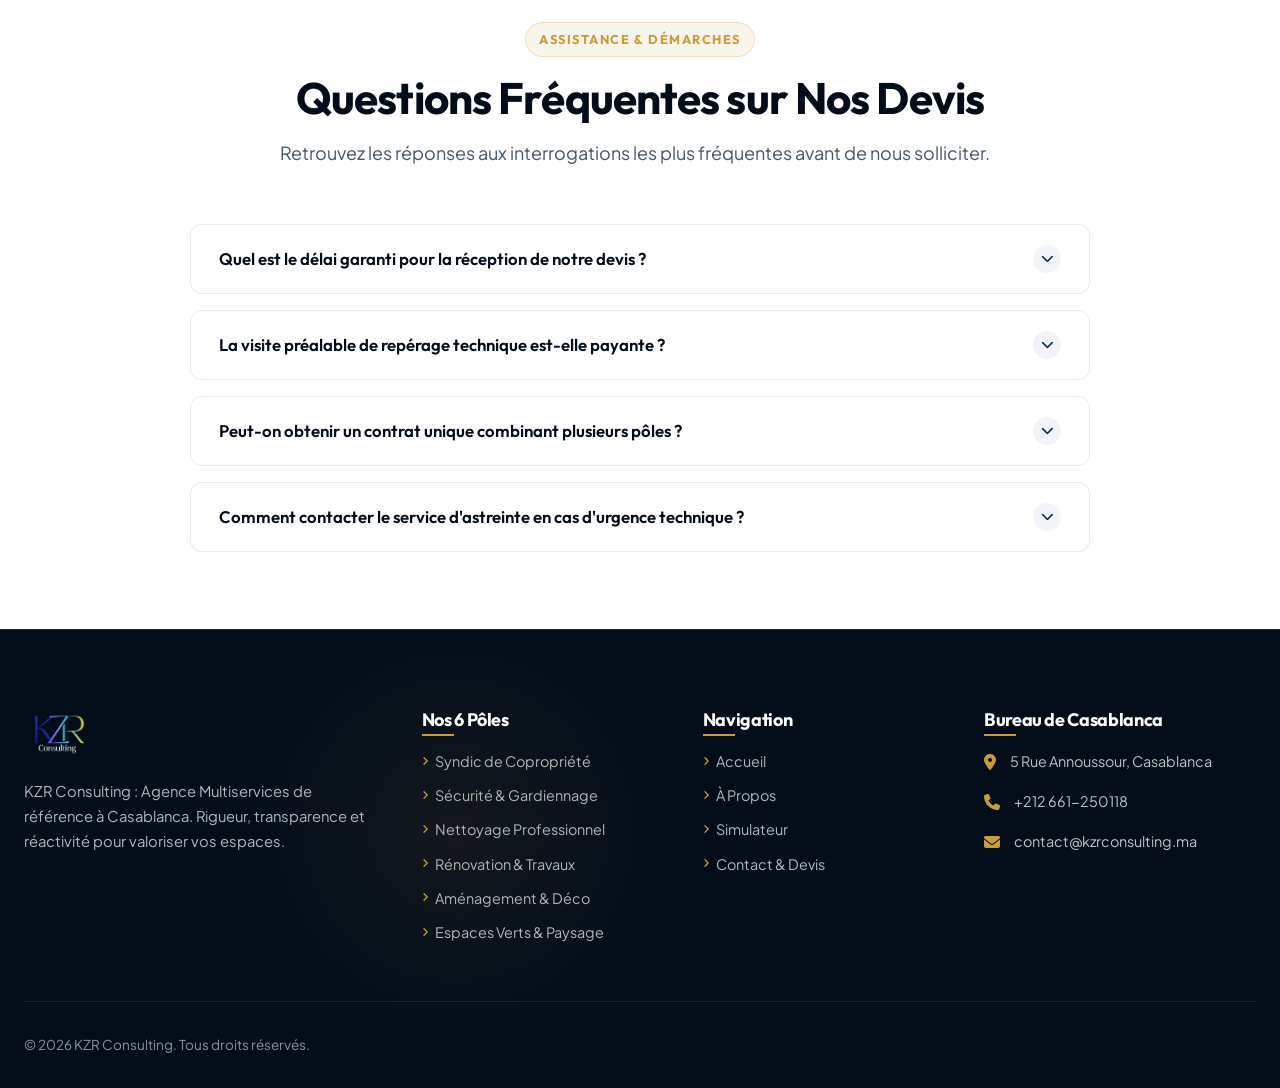
<file: contact.html>
<!DOCTYPE html>
<html lang="fr" class="scroll-smooth">
<head>
  <meta charset="UTF-8">
  <meta name="viewport" content="width=device-width, initial-scale=1.0">
  <title>Contact & Devis Express | KZR Consulting Casablanca</title>
  <meta name="description" content="Contactez KZR Consulting à Casablanca. Demande de devis sous 24h ouvrées pour vos projets de syndic, sécurité, nettoyage, rénovation, aménagement et espaces verts.">
  <link rel="icon" type="image/png" href="assets/images/logo_header.png">

  <link rel="stylesheet" href="https://cdnjs.cloudflare.com/ajax/libs/font-awesome/6.5.1/css/all.min.css">
  <link rel="stylesheet" href="assets/css/variables.css">
  <link rel="stylesheet" href="assets/css/base.css">
  <link rel="stylesheet" href="assets/css/layout.css">
  <link rel="stylesheet" href="assets/css/components.css">
  <link rel="stylesheet" href="assets/css/pages.css">
</head>
<body>

  <!-- Top Announcement Bar -->
  <aside class="kzr-topbar" aria-label="Contact rapide">
    <div class="container kzr-topbar-inner">
      <div class="kzr-topbar-info">
        <a href="tel:+212661250118" class="kzr-topbar-link"><i class="fa-solid fa-phone"></i> +212 661-250118</a>
        <a href="mailto:contact@kzrconsulting.ma" class="kzr-topbar-link"><i class="fa-solid fa-envelope"></i> contact@kzrconsulting.ma</a>
        <span class="kzr-topbar-link"><i class="fa-solid fa-location-dot"></i> 5 Rue Annoussour, Casablanca</span>
      </div>
      <div class="kzr-topbar-sla"><i class="fa-solid fa-bolt"></i> Réponse garantie sous 24h ouvrées</div>
    </div>
  </aside>

  <!-- Sticky Header -->
  <header class="kzr-header">
    <div class="container kzr-header-inner">
      <a href="index.html" class="kzr-brand" aria-label="KZR Consulting — Accueil">
        <img src="assets/images/logo_header.png" alt="Logo KZR Consulting" class="kzr-brand-logo">
      </a>

      <nav class="kzr-nav-desktop">
        <ul class="kzr-nav-list">
          <li class="kzr-nav-item"><a href="index.html" class="kzr-nav-link">Accueil</a></li>
          <li class="kzr-nav-item"><a href="a-propos.html" class="kzr-nav-link">À Propos</a></li>
          <li class="kzr-nav-item">
            <a href="index.html#les-poles" class="kzr-nav-link kzr-dropdown-toggle" id="services-btn">
              <span>Nos 6 Pôles</span><i class="fa-solid fa-chevron-down"></i>
            </a>
            <div class="kzr-dropdown-menu" role="menu">
              <div class="kzr-dropdown-grid">
                <a href="syndic.html" class="kzr-dropdown-card">
                  <div class="kzr-dropdown-icon"><i class="fa-solid fa-building-user"></i></div>
                  <div class="kzr-dropdown-content"><h4>Syndic de Copropriété</h4><p>Gestion rigoureuse & Loi 18-00</p></div>
                </a>
                <a href="securite.html" class="kzr-dropdown-card">
                  <div class="kzr-dropdown-icon"><i class="fa-solid fa-shield-halved"></i></div>
                  <div class="kzr-dropdown-content"><h4>Sécurité & Gardiennage</h4><p>Protection 24/7 & rondes</p></div>
                </a>
                <a href="nettoyage.html" class="kzr-dropdown-card">
                  <div class="kzr-dropdown-icon"><i class="fa-solid fa-broom"></i></div>
                  <div class="kzr-dropdown-content"><h4>Nettoyage Professionnel</h4><p>Hygiène & vitrerie certifiée</p></div>
                </a>
                <a href="renovation.html" class="kzr-dropdown-card">
                  <div class="kzr-dropdown-icon"><i class="fa-solid fa-trowel-bricks"></i></div>
                  <div class="kzr-dropdown-content"><h4>Rénovation & Travaux</h4><p>Second œuvre & étanchéité</p></div>
                </a>
                <a href="amenagement-decoration.html" class="kzr-dropdown-card">
                  <div class="kzr-dropdown-icon"><i class="fa-solid fa-couch"></i></div>
                  <div class="kzr-dropdown-content"><h4>Aménagement & Déco</h4><p>Plans 3D & agencement</p></div>
                </a>
                <a href="espaces-verts.html" class="kzr-dropdown-card">
                  <div class="kzr-dropdown-icon"><i class="fa-solid fa-tree"></i></div>
                  <div class="kzr-dropdown-content"><h4>Espaces Verts & Paysage</h4><p>Création & arrosage auto</p></div>
                </a>
              </div>
            </div>
          </li>
          <li class="kzr-nav-item"><a href="index.html#simulateur" class="kzr-nav-link">Simulateur</a></li>
          <li class="kzr-nav-item"><a href="contact.html" class="kzr-nav-link active">Contact</a></li>
        </ul>
      </nav>

      <div class="kzr-header-actions">
        <a href="contact.html" class="kzr-nav-btn kzr-btn-quote"><i class="fa-solid fa-file-invoice"></i> Devis Express</a>
        <button type="button" class="kzr-menu-toggle" aria-label="Menu"><i class="fa-solid fa-bars"></i></button>
      </div>
    </div>
  </header>

  <!-- Mobile Drawer -->
  <div class="kzr-drawer-backdrop"></div>
  <aside class="kzr-mobile-drawer">
    <div class="kzr-drawer-header">
      <img src="assets/images/logo_header.png" alt="KZR Consulting" style="height: 38px;">
      <button type="button" class="kzr-drawer-close"><i class="fa-solid fa-xmark"></i></button>
    </div>
    <div class="kzr-drawer-body">
      <ul class="kzr-drawer-list">
        <li><a href="index.html" class="kzr-drawer-link">Accueil</a></li>
        <li><a href="a-propos.html" class="kzr-drawer-link">À Propos</a></li>
        <li>
          <a href="#" class="kzr-drawer-link kzr-drawer-submenu-toggle">
            <span>Nos 6 Pôles</span><i class="fa-solid fa-chevron-down"></i>
          </a>
          <ul class="kzr-drawer-sublist">
            <li><a href="syndic.html" class="kzr-drawer-sublink">Syndic de Copropriété</a></li>
            <li><a href="securite.html" class="kzr-drawer-sublink">Sécurité & Gardiennage</a></li>
            <li><a href="nettoyage.html" class="kzr-drawer-sublink">Nettoyage Professionnel</a></li>
            <li><a href="renovation.html" class="kzr-drawer-sublink">Rénovation & Travaux</a></li>
            <li><a href="amenagement-decoration.html" class="kzr-drawer-sublink">Aménagement & Déco</a></li>
            <li><a href="espaces-verts.html" class="kzr-drawer-sublink">Espaces Verts</a></li>
          </ul>
        </li>
        <li><a href="index.html#simulateur" class="kzr-drawer-link">Simulateur</a></li>
        <li><a href="contact.html" class="kzr-drawer-link active">Contact</a></li>
      </ul>
    </div>
    <div class="kzr-drawer-footer">
      <a href="contact.html" class="kzr-btn kzr-btn-gold kzr-drawer-cta">Prendre Rendez-vous</a>
    </div>
  </aside>

  <!-- Hero Banner -->
  <section class="kzr-page-hero">
    <div class="kzr-page-hero-pattern"></div>
    <div class="container">
      <nav class="kzr-breadcrumbs" aria-label="Fil d'ariane">
        <a href="index.html">Accueil</a>
        <i class="fa-solid fa-chevron-right"></i>
        <span>Contact & Devis</span>
      </nav>
      <h1 class="kzr-page-hero-title">
        Contactez KZR Consulting : <span class="luxury-serif">Étude & Devis en 24h</span>.
      </h1>
      <p class="kzr-page-hero-subtitle">
        Nos gestionnaires et experts techniques sont à votre écoute à Casablanca pour étudier vos besoins et planifier une visite sur place sans engagement.
      </p>
      <div style="margin-top: 1.5rem; display: flex; flex-wrap: wrap; gap: 1rem; align-items: center;">
        <a href="#kzr-quote-form" class="kzr-btn kzr-btn-gold gold-shimmer-btn">
          <i class="fa-solid fa-file-invoice"></i>
          <span>Formulaire Express Devis</span>
        </a>
        <button type="button" class="kzr-btn kzr-btn-outline-white kzr-pole-deep-dive-btn" data-pole-open="syndic" aria-label="Consulter les fiches des 6 pôles">
          <i class="fa-solid fa-circle-info"></i>
          <span>Consulter les Fiches Pôles</span>
        </button>
      </div>
    </div>
  </section>

  <!-- Contact Split Section -->
  <section class="section">
    <div class="container kzr-contact-split">
      <!-- Left Sidebar: Direct Coordinates -->
      <aside class="kzr-contact-sidebar">
        <div class="kzr-contact-info-card tilt-card glass-card">
          <div class="kzr-contact-card-icon"><i class="fa-solid fa-building"></i></div>
          <div class="kzr-contact-card-content">
            <h4>Siège Social</h4>
            <p>5 Rue Annoussour, Casablanca, Maroc</p>
            <p style="font-size: 0.8rem; color: var(--color-gold-700); font-weight: 600;">Intervention dans tout le Grand Casablanca & Maroc</p>
          </div>
        </div>

        <div class="kzr-contact-info-card tilt-card glass-card">
          <div class="kzr-contact-card-icon"><i class="fa-solid fa-phone"></i></div>
          <div class="kzr-contact-card-content">
            <h4>Ligne Directe & Astreinte</h4>
            <p><a href="tel:+212661250118">+212 661-250118</a></p>
            <p style="font-size: 0.8rem; color: var(--text-muted);">Astreinte technique 24h/24 & 7j/7 pour nos clients</p>
          </div>
        </div>

        <div class="kzr-contact-info-card tilt-card glass-card">
          <div class="kzr-contact-card-icon"><i class="fa-solid fa-envelope"></i></div>
          <div class="kzr-contact-card-content">
            <h4>Courrier Électronique</h4>
            <p><a href="mailto:contact@kzrconsulting.ma">contact@kzrconsulting.ma</a></p>
            <p style="font-size: 0.8rem; color: var(--text-muted);">Réponse sous 24h ouvrées</p>
          </div>
        </div>

        <div class="kzr-contact-info-card tilt-card glass-card">
          <div class="kzr-contact-card-icon"><i class="fa-solid fa-clock"></i></div>
          <div class="kzr-contact-card-content">
            <h4>Horaires d'Ouverture</h4>
            <p>Lundi au Vendredi : 08h30 – 18h30</p>
            <p>Samedi : 09h00 – 13h00 (sur RDV)</p>
          </div>
        </div>

        <!-- WhatsApp Direct Card -->
        <div style="background: linear-gradient(135deg, #128C7E, #25D366); color: #fff; border-radius: var(--radius-lg); padding: 1.75rem; box-shadow: var(--shadow-md);">
          <h4 style="color: #fff; margin-bottom: 0.5rem;"><i class="fa-brands fa-whatsapp"></i> Échange Direct WhatsApp</h4>
          <p style="color: rgba(255,255,255,0.9); font-size: 0.9rem; margin-bottom: 1.25rem;">
            Discutez immédiatement avec un responsable KZR pour un renseignement ou un envoi de photos de votre bien.
          </p>
          <a href="https://wa.me/212661250118?text=Bonjour%20KZR%20Consulting,%20je%20souhaite%20un%20renseignement" target="_blank" rel="noopener" class="kzr-btn kzr-btn-sm" style="background: #fff; color: #128C7E;">
            <span>Lancer la Conversation WhatsApp</span>
            <i class="fa-solid fa-arrow-up-right-from-square"></i>
          </a>
        </div>
      </aside>

      <!-- Right Column: Interactive Form -->
      <div class="kzr-form-card glass-card">
        <h3 style="margin-bottom: 0.5rem; font-size: 1.6rem; color: var(--color-navy-950);">Demander un Rendez-vous / Devis</h3>
        <p style="margin-bottom: 2rem; color: var(--text-muted);">
          Remplissez le formulaire ci-dessous. Un gestionnaire KZR étudiera votre dossier et vous contactera sous 24h ouvrées.
        </p>

        <form id="kzr-quote-form" novalidate>
          <div class="kzr-form-grid">
            <div class="kzr-form-group">
              <label class="kzr-form-label" for="form-name">Nom complet ou Entreprise *</label>
              <input type="text" id="form-name" class="kzr-form-input" placeholder="Ex: M. Berrada / Société ABC" required>
            </div>

            <div class="kzr-form-group">
              <label class="kzr-form-label" for="form-phone">Téléphone portable *</label>
              <input type="tel" id="form-phone" class="kzr-form-input" placeholder="Ex: +212 661 250118" required>
            </div>

            <div class="kzr-form-group">
              <label class="kzr-form-label" for="form-email">Adresse e-mail</label>
              <input type="email" id="form-email" class="kzr-form-input" placeholder="contact@domaine.ma">
            </div>

            <div class="kzr-form-group">
              <label class="kzr-form-label" for="form-city">Ville / Quartier</label>
              <input type="text" id="form-city" class="kzr-form-input" placeholder="Ex: Casablanca (Anfa, Gauthier...)">
            </div>

            <div class="kzr-form-group col-span-2">
              <label class="kzr-form-label" for="form-service">Pôle ou Service principal *</label>
              <select id="form-service" class="kzr-form-select" required>
                <option value="">Sélectionnez une expertise...</option>
                <option value="pack-multiservices">Pack Multiservices Global (Plusieurs Pôles)</option>
                <option value="Syndic de Copropriété">Syndic de Copropriété (Loi 18-00)</option>
                <option value="Sécurité & Gardiennage">Sécurité & Gardiennage 24/7</option>
                <option value="Nettoyage Professionnel">Nettoyage Professionnel & Hygiène</option>
                <option value="Rénovation & Travaux">Rénovation & Travaux de bâtiment</option>
                <option value="Aménagement & Déco">Aménagement d'Intérieur & Modélisation 3D</option>
                <option value="Espaces Verts">Espaces Verts & Entretien Paysager</option>
              </select>
            </div>

            <div class="kzr-form-group col-span-2">
              <label class="kzr-form-label" for="form-message">Détails de votre demande</label>
              <textarea id="form-message" class="kzr-form-textarea" placeholder="Précisez la taille du bâtiment, le nombre de lots, la surface ou vos contraintes spécifiques..."></textarea>
            </div>
          </div>

          <div style="margin-top: 1.75rem; display: flex; flex-wrap: wrap; gap: 1rem; align-items: center;">
            <button type="submit" class="kzr-btn kzr-btn-gold kzr-btn-lg gold-shimmer-btn">
              <i class="fa-solid fa-paper-plane"></i>
              <span>Envoyer ma Demande</span>
            </button>
            <button type="button" id="form-direct-wa" class="kzr-btn" style="background: #25D366; color: #fff;">
              <i class="fa-brands fa-whatsapp"></i>
              <span>Envoyer via WhatsApp</span>
            </button>
          </div>

          <div id="form-feedback" class="kzr-form-feedback"></div>
        </form>
      </div>
    </div>
  </section>

  <!-- ==================== FAQ ACCORDION CONTACT ==================== -->
  <section class="section" style="background-color: var(--color-white); border-top: 1px solid var(--border-light);">
    <div class="container">
      <div class="section-header">
        <span class="eyebrow">Assistance & Démarches</span>
        <h2 class="section-title">Questions Fréquentes sur Nos Devis</h2>
        <p class="section-subtitle">
          Retrouvez les réponses aux interrogations les plus fréquentes avant de nous solliciter.
        </p>
      </div>

      <div class="kzr-faq-list" style="max-width: 900px; margin: 0 auto;">
        <div class="kzr-faq-item">
          <button type="button" class="kzr-faq-trigger" aria-expanded="false">
            <span>Quel est le délai garanti pour la réception de notre devis ?</span>
            <span class="kzr-faq-icon"><i class="fa-solid fa-chevron-down"></i></span>
          </button>
          <div class="kzr-faq-content">
            <div class="kzr-faq-inner">
              Notre charte d'engagement client garantit l'émission d'une estimation technique et tarifaire détaillée sous <strong>24 heures ouvrées</strong> après réception de votre formulaire ou à l'issue de la visite sur site.
            </div>
          </div>
        </div>

        <div class="kzr-faq-item">
          <button type="button" class="kzr-faq-trigger" aria-expanded="false">
            <span>La visite préalable de repérage technique est-elle payante ?</span>
            <span class="kzr-faq-icon"><i class="fa-solid fa-chevron-down"></i></span>
          </button>
          <div class="kzr-faq-content">
            <div class="kzr-faq-inner">
              Non, nos visites de repérage et diagnostics techniques sont entièrement <strong>gratuits et sans engagement</strong> dans l'ensemble du Grand Casablanca et les zones limitrophes.
            </div>
          </div>
        </div>

        <div class="kzr-faq-item">
          <button type="button" class="kzr-faq-trigger" aria-expanded="false">
            <span>Peut-on obtenir un contrat unique combinant plusieurs pôles ?</span>
            <span class="kzr-faq-icon"><i class="fa-solid fa-chevron-down"></i></span>
          </button>
          <div class="kzr-faq-content">
            <div class="kzr-faq-inner">
              Absolument ! Notre formule <strong>Pack Synergie Multiservices</strong> regroupe par exemple le Syndic, la Sécurité, le Nettoyage et les Espaces Verts au sein d'une convention unique, avec une remise tarifaire groupée et un interlocuteur unique.
            </div>
          </div>
        </div>

        <div class="kzr-faq-item">
          <button type="button" class="kzr-faq-trigger" aria-expanded="false">
            <span>Comment contacter le service d'astreinte en cas d'urgence technique ?</span>
            <span class="kzr-faq-icon"><i class="fa-solid fa-chevron-down"></i></span>
          </button>
          <div class="kzr-faq-content">
            <div class="kzr-faq-inner">
              Nos clients sous contrat disposent d'un numéro d'astreinte d'urgence dédié joignable 24h/24 et 7j/7 (+212 661-250118) pour déclencher une intervention technique prioritaire sous 2 heures.
            </div>
          </div>
        </div>
      </div>
    </div>
  </section>

  <!-- Shared Luxury Footer -->
  <footer class="kzr-footer">
    <div class="container">
      <div class="kzr-footer-grid">
        <div class="kzr-footer-col">
          <img src="assets/images/logo_footer.png" alt="KZR Consulting" class="kzr-footer-logo">
          <p class="kzr-footer-desc">KZR Consulting : Agence Multiservices de référence à Casablanca. Rigueur, transparence et réactivité pour valoriser vos espaces.</p>
        </div>
        <div class="kzr-footer-col">
          <h4>Nos 6 Pôles</h4>
          <nav class="kzr-footer-nav">
            <a href="syndic.html"><i class="fa-solid fa-angle-right"></i> Syndic de Copropriété</a>
            <a href="securite.html"><i class="fa-solid fa-angle-right"></i> Sécurité & Gardiennage</a>
            <a href="nettoyage.html"><i class="fa-solid fa-angle-right"></i> Nettoyage Professionnel</a>
            <a href="renovation.html"><i class="fa-solid fa-angle-right"></i> Rénovation & Travaux</a>
            <a href="amenagement-decoration.html"><i class="fa-solid fa-angle-right"></i> Aménagement & Déco</a>
            <a href="espaces-verts.html"><i class="fa-solid fa-angle-right"></i> Espaces Verts & Paysage</a>
          </nav>
        </div>
        <div class="kzr-footer-col">
          <h4>Navigation</h4>
          <nav class="kzr-footer-nav">
            <a href="index.html"><i class="fa-solid fa-angle-right"></i> Accueil</a>
            <a href="a-propos.html"><i class="fa-solid fa-angle-right"></i> À Propos</a>
            <a href="index.html#simulateur"><i class="fa-solid fa-angle-right"></i> Simulateur</a>
            <a href="contact.html"><i class="fa-solid fa-angle-right"></i> Contact & Devis</a>
          </nav>
        </div>
        <div class="kzr-footer-col">
          <h4>Bureau de Casablanca</h4>
          <div class="kzr-footer-contact-list">
            <div class="kzr-footer-contact-item"><i class="fa-solid fa-location-dot"></i><span>5 Rue Annoussour, Casablanca</span></div>
            <div class="kzr-footer-contact-item"><i class="fa-solid fa-phone"></i><a href="tel:+212661250118" style="color:inherit;">+212 661-250118</a></div>
            <div class="kzr-footer-contact-item"><i class="fa-solid fa-envelope"></i><a href="mailto:contact@kzrconsulting.ma" style="color:inherit;">contact@kzrconsulting.ma</a></div>
          </div>
        </div>
      </div>
      <div class="kzr-footer-bottom">
        <div>&copy; 2026 KZR Consulting. Tous droits réservés.</div>
      </div>
    </div>
  </footer>

  <aside class="kzr-floating-actions">
    <a href="https://wa.me/212661250118?text=Bonjour%20KZR%20Consulting" target="_blank" rel="noopener" class="kzr-floating-whatsapp"><i class="fa-brands fa-whatsapp"></i><span>WhatsApp</span></a>
    <button type="button" class="kzr-back-to-top"><i class="fa-solid fa-arrow-up"></i></button>
  </aside>

  <!-- ==================== POLE DEEP-DIVE MODAL SKELETON ==================== -->
  <div id="kzr-pole-modal" class="kzr-modal" role="dialog" aria-modal="true" aria-hidden="true" aria-labelledby="kzr-modal-title">
    <div class="kzr-modal-backdrop" id="kzr-modal-backdrop" data-modal-close></div>
    <div class="kzr-modal-dialog" role="document">
      <button type="button" class="kzr-modal-close" id="kzr-modal-close-btn" data-modal-close aria-label="Fermer la fenêtre de détail">
        <i class="fa-solid fa-xmark"></i>
      </button>
      <div class="kzr-modal-content" id="kzr-modal-dynamic-content">
        <!-- Content dynamically rendered via modal.js -->
      </div>
    </div>
  </div>

  <script src="assets/js/main.js"></script>
  <script src="assets/js/interactive.js"></script>
  <script src="assets/js/modal.js"></script>
  <script src="assets/js/contact.js"></script>
</body>
</html>
</file>
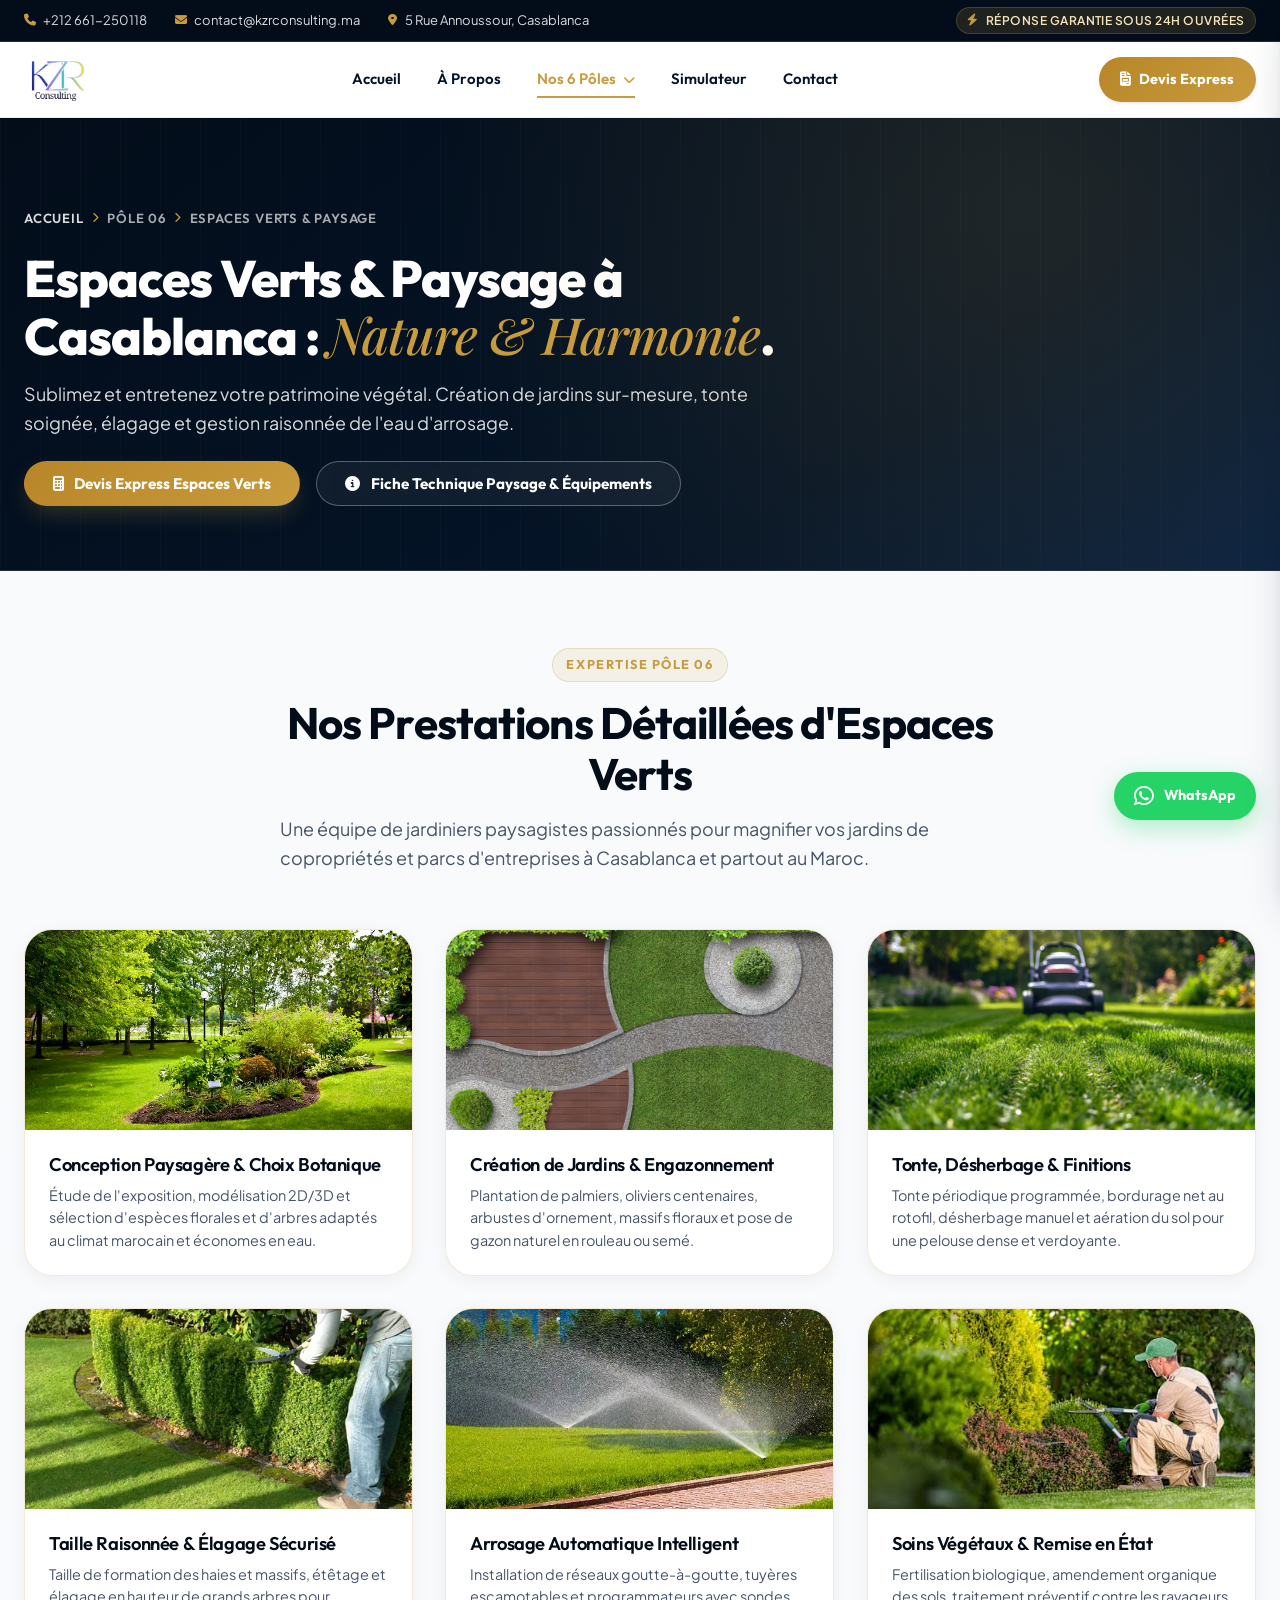
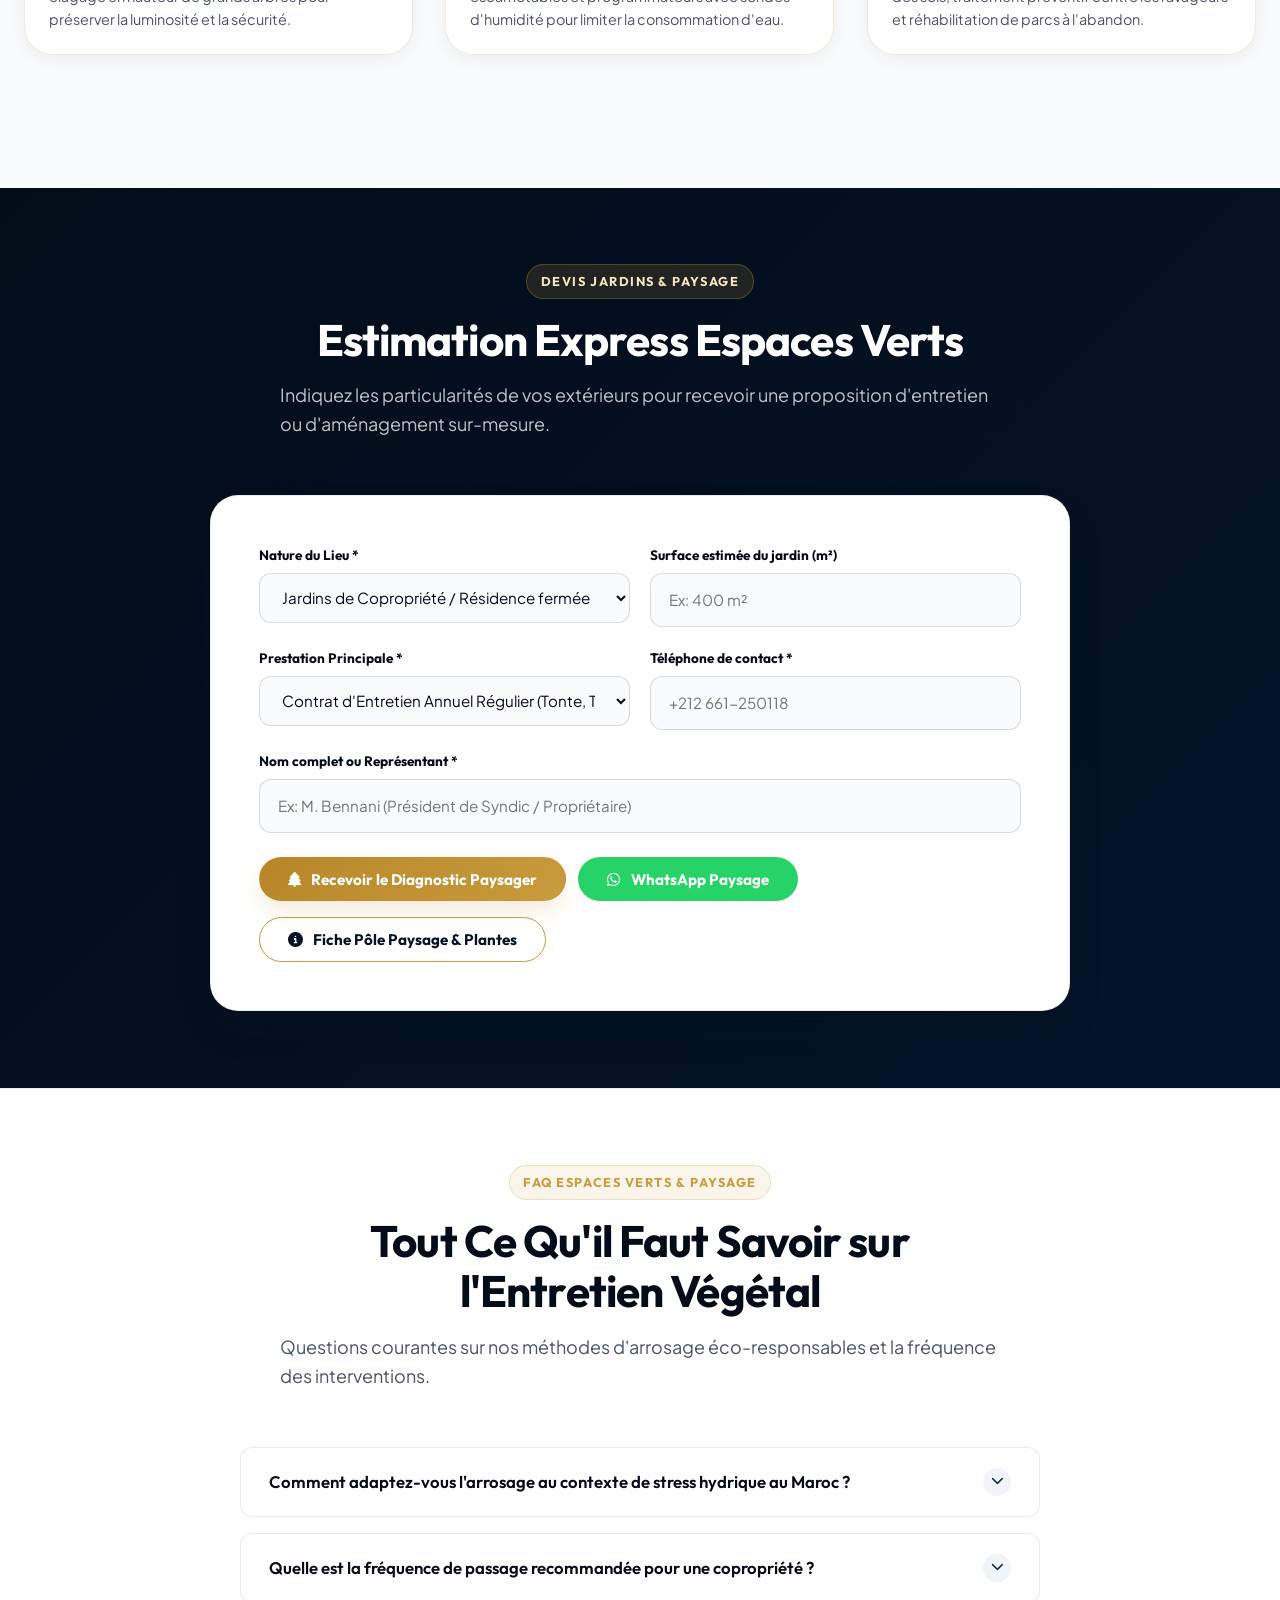
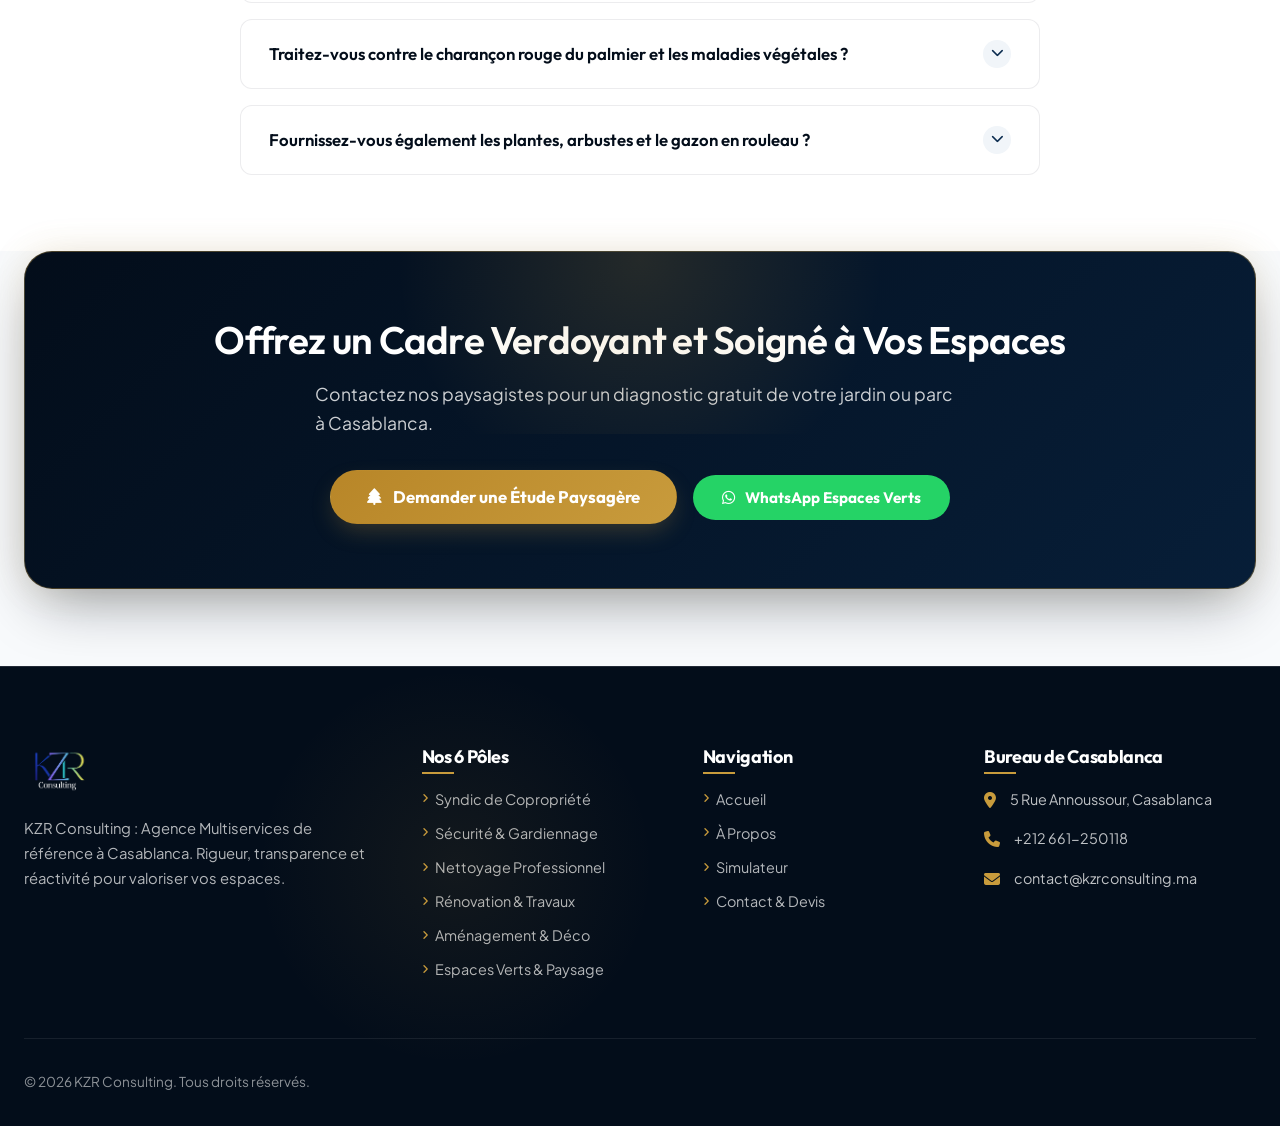
<file: espaces-verts.html>
<!DOCTYPE html>
<html lang="fr" class="scroll-smooth">
<head>
  <meta charset="UTF-8">
  <meta name="viewport" content="width=device-width, initial-scale=1.0">
  <title>Espaces Verts & Paysage à Casablanca & Maroc | KZR Consulting</title>
  <meta name="description" content="Conception paysagère, création de jardins, tonte, élagage d'arbres et arrosage automatique intelligent pour copropriétés et entreprises partout au Maroc.">
  <link rel="icon" type="image/png" href="assets/images/logo_header.png">

  <link rel="stylesheet" href="https://cdnjs.cloudflare.com/ajax/libs/font-awesome/6.5.1/css/all.min.css">
  <link rel="stylesheet" href="assets/css/variables.css">
  <link rel="stylesheet" href="assets/css/base.css">
  <link rel="stylesheet" href="assets/css/layout.css">
  <link rel="stylesheet" href="assets/css/components.css">
  <link rel="stylesheet" href="assets/css/pages.css">
</head>
<body>

  <!-- Top Announcement Bar -->
  <aside class="kzr-topbar" aria-label="Contact rapide">
    <div class="container kzr-topbar-inner">
      <div class="kzr-topbar-info">
        <a href="tel:+212661250118" class="kzr-topbar-link"><i class="fa-solid fa-phone"></i> +212 661-250118</a>
        <a href="mailto:contact@kzrconsulting.ma" class="kzr-topbar-link"><i class="fa-solid fa-envelope"></i> contact@kzrconsulting.ma</a>
        <span class="kzr-topbar-link"><i class="fa-solid fa-location-dot"></i> 5 Rue Annoussour, Casablanca</span>
      </div>
      <div class="kzr-topbar-sla"><i class="fa-solid fa-bolt"></i> Réponse garantie sous 24h ouvrées</div>
    </div>
  </aside>

  <!-- Sticky Header -->
  <header class="kzr-header">
    <div class="container kzr-header-inner">
      <a href="index.html" class="kzr-brand" aria-label="KZR Consulting — Accueil">
        <img src="assets/images/logo_header.png" alt="Logo KZR Consulting" class="kzr-brand-logo">
      </a>

      <nav class="kzr-nav-desktop">
        <ul class="kzr-nav-list">
          <li class="kzr-nav-item"><a href="index.html" class="kzr-nav-link">Accueil</a></li>
          <li class="kzr-nav-item"><a href="a-propos.html" class="kzr-nav-link">À Propos</a></li>
          <li class="kzr-nav-item">
            <a href="index.html#les-poles" class="kzr-nav-link kzr-dropdown-toggle active" id="services-btn">
              <span>Nos 6 Pôles</span><i class="fa-solid fa-chevron-down"></i>
            </a>
            <div class="kzr-dropdown-menu" role="menu">
              <div class="kzr-dropdown-grid">
                <a href="syndic.html" class="kzr-dropdown-card">
                  <div class="kzr-dropdown-icon"><i class="fa-solid fa-building-user"></i></div>
                  <div class="kzr-dropdown-content"><h4>Syndic de Copropriété</h4><p>Gestion rigoureuse & Loi 18-00</p></div>
                </a>
                <a href="securite.html" class="kzr-dropdown-card">
                  <div class="kzr-dropdown-icon"><i class="fa-solid fa-shield-halved"></i></div>
                  <div class="kzr-dropdown-content"><h4>Sécurité & Gardiennage</h4><p>Protection 24/7 & rondes</p></div>
                </a>
                <a href="nettoyage.html" class="kzr-dropdown-card">
                  <div class="kzr-dropdown-icon"><i class="fa-solid fa-broom"></i></div>
                  <div class="kzr-dropdown-content"><h4>Nettoyage Professionnel</h4><p>Hygiène & vitrerie certifiée</p></div>
                </a>
                <a href="renovation.html" class="kzr-dropdown-card">
                  <div class="kzr-dropdown-icon"><i class="fa-solid fa-trowel-bricks"></i></div>
                  <div class="kzr-dropdown-content"><h4>Rénovation & Travaux</h4><p>Second œuvre & étanchéité</p></div>
                </a>
                <a href="amenagement-decoration.html" class="kzr-dropdown-card">
                  <div class="kzr-dropdown-icon"><i class="fa-solid fa-couch"></i></div>
                  <div class="kzr-dropdown-content"><h4>Aménagement & Déco</h4><p>Plans 3D & agencement</p></div>
                </a>
                <a href="espaces-verts.html" class="kzr-dropdown-card" style="background-color: var(--color-slate-50); border-color: rgba(200,155,60,0.3);">
                  <div class="kzr-dropdown-icon" style="background: var(--accent-gold); color: #fff;"><i class="fa-solid fa-tree"></i></div>
                  <div class="kzr-dropdown-content"><h4>Espaces Verts & Paysage</h4><p>Création & arrosage auto</p></div>
                </a>
              </div>
            </div>
          </li>
          <li class="kzr-nav-item"><a href="index.html#simulateur" class="kzr-nav-link">Simulateur</a></li>
          <li class="kzr-nav-item"><a href="contact.html" class="kzr-nav-link">Contact</a></li>
        </ul>
      </nav>

      <div class="kzr-header-actions">
        <a href="contact.html" class="kzr-nav-btn kzr-btn-quote"><i class="fa-solid fa-file-invoice"></i> Devis Express</a>
        <button type="button" class="kzr-menu-toggle" aria-label="Menu"><i class="fa-solid fa-bars"></i></button>
      </div>
    </div>
  </header>

  <!-- Mobile Drawer -->
  <div class="kzr-drawer-backdrop"></div>
  <aside class="kzr-mobile-drawer">
    <div class="kzr-drawer-header">
      <img src="assets/images/logo_header.png" alt="KZR Consulting" style="height: 38px;">
      <button type="button" class="kzr-drawer-close"><i class="fa-solid fa-xmark"></i></button>
    </div>
    <div class="kzr-drawer-body">
      <ul class="kzr-drawer-list">
        <li><a href="index.html" class="kzr-drawer-link">Accueil</a></li>
        <li><a href="a-propos.html" class="kzr-drawer-link">À Propos</a></li>
        <li>
          <a href="#" class="kzr-drawer-link kzr-drawer-submenu-toggle">
            <span>Nos 6 Pôles</span><i class="fa-solid fa-chevron-down"></i>
          </a>
          <ul class="kzr-drawer-sublist open">
            <li><a href="syndic.html" class="kzr-drawer-sublink">Syndic de Copropriété</a></li>
            <li><a href="securite.html" class="kzr-drawer-sublink">Sécurité & Gardiennage</a></li>
            <li><a href="nettoyage.html" class="kzr-drawer-sublink">Nettoyage Professionnel</a></li>
            <li><a href="renovation.html" class="kzr-drawer-sublink">Rénovation & Travaux</a></li>
            <li><a href="amenagement-decoration.html" class="kzr-drawer-sublink">Aménagement & Déco</a></li>
            <li><a href="espaces-verts.html" class="kzr-drawer-sublink active" style="color: var(--accent-gold);">Espaces Verts</a></li>
          </ul>
        </li>
        <li><a href="index.html#simulateur" class="kzr-drawer-link">Simulateur</a></li>
        <li><a href="contact.html" class="kzr-drawer-link">Contact</a></li>
      </ul>
    </div>
    <div class="kzr-drawer-footer">
      <a href="contact.html" class="kzr-btn kzr-btn-gold kzr-drawer-cta">Demander un Devis Espaces Verts</a>
    </div>
  </aside>

  <!-- Hero Banner -->
  <section class="kzr-page-hero">
    <div class="kzr-page-hero-pattern"></div>
    <div class="container">
      <nav class="kzr-breadcrumbs" aria-label="Fil d'Ariane">
        <a href="index.html">Accueil</a>
        <i class="fa-solid fa-chevron-right"></i>
        <span>Pôle 06</span>
        <i class="fa-solid fa-chevron-right"></i>
        <span>Espaces Verts & Paysage</span>
      </nav>
      <h1 class="kzr-page-hero-title">
        Espaces Verts & Paysage à Casablanca : <span class="luxury-serif">Nature & Harmonie</span>.
      </h1>
      <p class="kzr-page-hero-subtitle">
        Sublimez et entretenez votre patrimoine végétal. Création de jardins sur-mesure, tonte soignée, élagage et gestion raisonnée de l'eau d'arrosage.
      </p>
      <div style="margin-top: 1.5rem; display: flex; flex-wrap: wrap; gap: 1rem; align-items: center;">
        <a href="#devis-rapide" class="kzr-btn kzr-btn-gold gold-shimmer-btn">
          <i class="fa-solid fa-calculator"></i>
          <span>Devis Express Espaces Verts</span>
        </a>
        <button type="button" class="kzr-btn kzr-btn-outline-white kzr-pole-deep-dive-btn" data-pole-open="espaces-verts" aria-label="Consulter les spécifications du Pôle Espaces Verts">
          <i class="fa-solid fa-circle-info"></i>
          <span>Fiche Technique Paysage & Équipements</span>
        </button>
      </div>
    </div>
  </section>

  <!-- Prestations Grid -->
  <section class="section">
    <div class="container">
      <div class="section-header">
        <span class="eyebrow">Expertise Pôle 06</span>
        <h2 class="section-title">Nos Prestations Détaillées d'Espaces Verts</h2>
        <p class="section-subtitle">
          Une équipe de jardiniers paysagistes passionnés pour magnifier vos jardins de copropriétés et parcs d'entreprises à Casablanca et partout au Maroc.
        </p>
      </div>

      <div class="kzr-service-prestations-grid">
        <div class="kzr-prestation-card tilt-card glass-card">
          <div class="kzr-prestation-thumb">
            <img src="assets/images/espaces-verts-conception.jpg" alt="Conception paysagère et plans 3D" class="kzr-prestation-img">
          </div>
          <div class="kzr-prestation-body">
            <h4>Conception Paysagère & Choix Botanique</h4>
            <p>Étude de l'exposition, modélisation 2D/3D et sélection d'espèces florales et d'arbres adaptés au climat marocain et économes en eau.</p>
          </div>
        </div>

        <div class="kzr-prestation-card tilt-card glass-card">
          <div class="kzr-prestation-thumb">
            <img src="assets/images/espaces-verts-creation.jpg" alt="Création de jardins et gazon" class="kzr-prestation-img">
          </div>
          <div class="kzr-prestation-body">
            <h4>Création de Jardins & Engazonnement</h4>
            <p>Plantation de palmiers, oliviers centenaires, arbustes d'ornement, massifs floraux et pose de gazon naturel en rouleau ou semé.</p>
          </div>
        </div>

        <div class="kzr-prestation-card tilt-card glass-card">
          <div class="kzr-prestation-thumb">
            <img src="assets/images/espaces-verts-tonte.jpg" alt="Tonte et entretien des pelouses" class="kzr-prestation-img">
          </div>
          <div class="kzr-prestation-body">
            <h4>Tonte, Désherbage & Finitions</h4>
            <p>Tonte périodique programmée, bordurage net au rotofil, désherbage manuel et aération du sol pour une pelouse dense et verdoyante.</p>
          </div>
        </div>

        <div class="kzr-prestation-card tilt-card glass-card">
          <div class="kzr-prestation-thumb">
            <img src="assets/images/espaces-verts-taille.jpg" alt="Taille et élagage des arbres" class="kzr-prestation-img">
          </div>
          <div class="kzr-prestation-body">
            <h4>Taille Raisonnée & Élagage Sécurisé</h4>
            <p>Taille de formation des haies et massifs, étêtage et élagage en hauteur de grands arbres pour préserver la luminosité et la sécurité.</p>
          </div>
        </div>

        <div class="kzr-prestation-card tilt-card glass-card">
          <div class="kzr-prestation-thumb">
            <img src="assets/images/espaces-verts-arrosage.jpg" alt="Système d'arrosage automatique" class="kzr-prestation-img">
          </div>
          <div class="kzr-prestation-body">
            <h4>Arrosage Automatique Intelligent</h4>
            <p>Installation de réseaux goutte-à-goutte, tuyères escamotables et programmateurs avec sondes d'humidité pour limiter la consommation d'eau.</p>
          </div>
        </div>

        <div class="kzr-prestation-card tilt-card glass-card">
          <div class="kzr-prestation-thumb">
            <img src="assets/images/espaces-verts-remise-etat.jpg" alt="Remise en état et soins des végétaux" class="kzr-prestation-img">
          </div>
          <div class="kzr-prestation-body">
            <h4>Soins Végétaux & Remise en État</h4>
            <p>Fertilisation biologique, amendement organique des sols, traitement préventif contre les ravageurs et réhabilitation de parcs à l'abandon.</p>
          </div>
        </div>
      </div>
    </div>
  </section>

  <!-- ==================== QUICK DEVIS WIDGET ESPACES VERTS ==================== -->
  <section class="section section-dark" id="devis-rapide" style="background: linear-gradient(135deg, var(--color-navy-950), var(--color-navy-900));">
    <div class="container">
      <div class="section-header">
        <span class="eyebrow eyebrow-dark">Devis Jardins & Paysage</span>
        <h2 class="section-title">Estimation Express Espaces Verts</h2>
        <p class="section-subtitle">
          Indiquez les particularités de vos extérieurs pour recevoir une proposition d'entretien ou d'aménagement sur-mesure.
        </p>
      </div>

      <div class="kzr-form-card glass-card-dark" style="max-width: 860px; margin: 0 auto;">
        <form class="kzr-quick-devis-form" data-pole="espaces-verts">
          <div class="kzr-form-grid">
            <div class="kzr-form-group">
              <label class="kzr-form-label" for="vert-type">Nature du Lieu *</label>
              <select id="vert-type" class="kzr-form-select" required>
                <option value="copropriete">Jardins de Copropriété / Résidence fermée</option>
                <option value="entreprise">Parc de Siège Social / Bureaux d'entreprise</option>
                <option value="villa">Jardin de Villa de Prestige / Domaine privé</option>
                <option value="terrasse">Terrasse Végétalisée / Toit-terrasse</option>
                <option value="creation">Nouveau Projet de Création Paysagère</option>
              </select>
            </div>
            <div class="kzr-form-group">
              <label class="kzr-form-label" for="vert-surface">Surface estimée du jardin (m²)</label>
              <input type="number" id="vert-surface" class="kzr-form-input" placeholder="Ex: 400 m²">
            </div>
            <div class="kzr-form-group">
              <label class="kzr-form-label" for="vert-prestation">Prestation Principale *</label>
              <select id="vert-prestation" class="kzr-form-select" required>
                <option value="entretien-annuel">Contrat d'Entretien Annuel Régulier (Tonte, Taille)</option>
                <option value="creation-amenagement">Création & Rénovation Complète de Jardin</option>
                <option value="arrosage-auto">Installation / Rénovation Arrosage Automatique</option>
                <option value="elagage-palmiers">Élagage d'Arbres & Soins des Palmiers</option>
                <option value="remise-etat">Remise en état ponctuelle de jardin</option>
              </select>
            </div>
            <div class="kzr-form-group">
              <label class="kzr-form-label" for="vert-tel">Téléphone de contact *</label>
              <input type="tel" id="vert-tel" class="kzr-form-input" placeholder="+212 661-250118" required>
            </div>
            <div class="kzr-form-group col-span-2">
              <label class="kzr-form-label" for="vert-nom">Nom complet ou Représentant *</label>
              <input type="text" id="vert-nom" class="kzr-form-input" placeholder="Ex: M. Bennani (Président de Syndic / Propriétaire)" required>
            </div>
          </div>
          <div style="margin-top: 1.5rem; display: flex; flex-wrap: wrap; gap: 1rem; align-items: center; justify-content: space-between;">
            <div style="display: flex; gap: 0.75rem; flex-wrap: wrap;">
              <button type="submit" class="kzr-btn kzr-btn-gold gold-shimmer-btn">
                <i class="fa-solid fa-tree"></i>
                <span>Recevoir le Diagnostic Paysager</span>
              </button>
              <a href="https://wa.me/212661250118?text=Bonjour%20KZR,%20je%20souhaite%20un%20devis%20Espaces%20Verts" target="_blank" rel="noopener" class="kzr-btn" style="background:#25D366; color:#fff;">
                <i class="fa-brands fa-whatsapp"></i>
                <span>WhatsApp Paysage</span>
              </a>
            </div>
            <button type="button" class="kzr-btn kzr-btn-outline-gold kzr-pole-deep-dive-btn" data-pole-open="espaces-verts">
              <i class="fa-solid fa-circle-info"></i>
              <span>Fiche Pôle Paysage & Plantes</span>
            </button>
          </div>
        </form>
      </div>
    </div>
  </section>

  <!-- ==================== FAQ ACCORDION ESPACES VERTS ==================== -->
  <section class="section" style="background-color: var(--color-white); border-top: 1px solid var(--border-light);">
    <div class="container">
      <div class="section-header">
        <span class="eyebrow">FAQ Espaces Verts & Paysage</span>
        <h2 class="section-title">Tout Ce Qu'il Faut Savoir sur l'Entretien Végétal</h2>
        <p class="section-subtitle">
          Questions courantes sur nos méthodes d'arrosage éco-responsables et la fréquence des interventions.
        </p>
      </div>

      <div class="kzr-faq-list">
        <div class="kzr-faq-item">
          <button type="button" class="kzr-faq-trigger" aria-expanded="false">
            <span>Comment adaptez-vous l'arrosage au contexte de stress hydrique au Maroc ?</span>
            <span class="kzr-faq-icon"><i class="fa-solid fa-chevron-down"></i></span>
          </button>
          <div class="kzr-faq-content">
            <div class="kzr-faq-inner">
              Nous privilégions des solutions éco-responsables à forte efficacité : installation de micro-irrigation goutte-à-goutte enterrée, programmateurs connectés couplés à des sondes hygrométriques, programmation nocturne pour limiter l'évaporation et sélection de végétaux xérophiles adaptés au climat méditerranéen.
            </div>
          </div>
        </div>

        <div class="kzr-faq-item">
          <button type="button" class="kzr-faq-trigger" aria-expanded="false">
            <span>Quelle est la fréquence de passage recommandée pour une copropriété ?</span>
            <span class="kzr-faq-icon"><i class="fa-solid fa-chevron-down"></i></span>
          </button>
          <div class="kzr-faq-content">
            <div class="kzr-faq-inner">
              Selon la superficie et les essences végétales, nous préconisons un passage hebdomadaire en période printanière et estivale (tonte, taille, désherbage et surveillance sanitaire), et un passage bimensuel en hiver, garantissant des espaces extérieurs toujours accueillants.
            </div>
          </div>
        </div>

        <div class="kzr-faq-item">
          <button type="button" class="kzr-faq-trigger" aria-expanded="false">
            <span>Traitez-vous contre le charançon rouge du palmier et les maladies végétales ?</span>
            <span class="kzr-faq-icon"><i class="fa-solid fa-chevron-down"></i></span>
          </button>
          <div class="kzr-faq-content">
            <div class="kzr-faq-inner">
              Oui, nous disposons de protocoles préventifs et curatifs certifiés (endothérapie, piégeage biologique et traitements raisonnés) pour protéger vos palmiers Phoenix et Washingtonia contre le charançon rouge ainsi que l'ensemble de vos plantations contre les parasites.
            </div>
          </div>
        </div>

        <div class="kzr-faq-item">
          <button type="button" class="kzr-faq-trigger" aria-expanded="false">
            <span>Fournissez-vous également les plantes, arbustes et le gazon en rouleau ?</span>
            <span class="kzr-faq-icon"><i class="fa-solid fa-chevron-down"></i></span>
          </button>
          <div class="kzr-faq-content">
            <div class="kzr-faq-inner">
              Oui, nous travaillons directement avec les meilleures pépinières du Royaume pour vous fournir des plants vigoureux et acclimatés : gazon en rouleau Bermuda ou Paspalum, oliviers taillés en nuage, strelitzias, bougainvilliers et agrumes avec garantie de reprise.
            </div>
          </div>
        </div>
      </div>
    </div>
  </section>

  <!-- CTA Banner -->
  <section class="section" style="padding-top: 0;">
    <div class="container">
      <div class="kzr-cta-banner">
        <h3>Offrez un Cadre Verdoyant et Soigné à Vos Espaces</h3>
        <p>Contactez nos paysagistes pour un diagnostic gratuit de votre jardin ou parc à Casablanca.</p>
        <div class="kzr-cta-banner-actions">
          <a href="contact.html" class="kzr-btn kzr-btn-gold kzr-btn-lg"><i class="fa-solid fa-tree"></i> Demander une Étude Paysagère</a>
          <a href="https://wa.me/212661250118?text=Bonjour%20KZR,%20je%20souhaite%20un%20devis%20Espaces%20Verts" target="_blank" rel="noopener" class="kzr-btn" style="background:#25D366; color:#fff;"><i class="fa-brands fa-whatsapp"></i> WhatsApp Espaces Verts</a>
        </div>
      </div>
    </div>
  </section>

  <!-- Shared Luxury Footer -->
  <footer class="kzr-footer">
    <div class="container">
      <div class="kzr-footer-grid">
        <div class="kzr-footer-col">
          <img src="assets/images/logo_footer.png" alt="KZR Consulting" class="kzr-footer-logo">
          <p class="kzr-footer-desc">KZR Consulting : Agence Multiservices de référence à Casablanca. Rigueur, transparence et réactivité pour valoriser vos espaces.</p>
        </div>
        <div class="kzr-footer-col">
          <h4>Nos 6 Pôles</h4>
          <nav class="kzr-footer-nav">
            <a href="syndic.html"><i class="fa-solid fa-angle-right"></i> Syndic de Copropriété</a>
            <a href="securite.html"><i class="fa-solid fa-angle-right"></i> Sécurité & Gardiennage</a>
            <a href="nettoyage.html"><i class="fa-solid fa-angle-right"></i> Nettoyage Professionnel</a>
            <a href="renovation.html"><i class="fa-solid fa-angle-right"></i> Rénovation & Travaux</a>
            <a href="amenagement-decoration.html"><i class="fa-solid fa-angle-right"></i> Aménagement & Déco</a>
            <a href="espaces-verts.html"><i class="fa-solid fa-angle-right"></i> Espaces Verts & Paysage</a>
          </nav>
        </div>
        <div class="kzr-footer-col">
          <h4>Navigation</h4>
          <nav class="kzr-footer-nav">
            <a href="index.html"><i class="fa-solid fa-angle-right"></i> Accueil</a>
            <a href="a-propos.html"><i class="fa-solid fa-angle-right"></i> À Propos</a>
            <a href="index.html#simulateur"><i class="fa-solid fa-angle-right"></i> Simulateur</a>
            <a href="contact.html"><i class="fa-solid fa-angle-right"></i> Contact & Devis</a>
          </nav>
        </div>
        <div class="kzr-footer-col">
          <h4>Bureau de Casablanca</h4>
          <div class="kzr-footer-contact-list">
            <div class="kzr-footer-contact-item"><i class="fa-solid fa-location-dot"></i><span>5 Rue Annoussour, Casablanca</span></div>
            <div class="kzr-footer-contact-item"><i class="fa-solid fa-phone"></i><a href="tel:+212661250118" style="color:inherit;">+212 661-250118</a></div>
            <div class="kzr-footer-contact-item"><i class="fa-solid fa-envelope"></i><a href="mailto:contact@kzrconsulting.ma" style="color:inherit;">contact@kzrconsulting.ma</a></div>
          </div>
        </div>
      </div>
      <div class="kzr-footer-bottom">
        <div>&copy; 2026 KZR Consulting. Tous droits réservés.</div>
      </div>
    </div>
  </footer>

  <aside class="kzr-floating-actions">
    <a href="https://wa.me/212661250118?text=Bonjour%20KZR%20Consulting" target="_blank" rel="noopener" class="kzr-floating-whatsapp"><i class="fa-brands fa-whatsapp"></i><span>WhatsApp</span></a>
    <button type="button" class="kzr-back-to-top"><i class="fa-solid fa-arrow-up"></i></button>
  </aside>

  <!-- ==================== POLE DEEP-DIVE MODAL SKELETON ==================== -->
  <div id="kzr-pole-modal" class="kzr-modal" role="dialog" aria-modal="true" aria-hidden="true" aria-labelledby="kzr-modal-title">
    <div class="kzr-modal-backdrop" id="kzr-modal-backdrop" data-modal-close></div>
    <div class="kzr-modal-dialog" role="document">
      <button type="button" class="kzr-modal-close" id="kzr-modal-close-btn" data-modal-close aria-label="Fermer la fenêtre de détail">
        <i class="fa-solid fa-xmark"></i>
      </button>
      <div class="kzr-modal-content" id="kzr-modal-dynamic-content">
        <!-- Content dynamically rendered via modal.js -->
      </div>
    </div>
  </div>

  <script src="assets/js/main.js"></script>
  <script src="assets/js/interactive.js"></script>
  <script src="assets/js/modal.js"></script>
  <script src="assets/js/contact.js"></script>
</body>
</html>
</file>
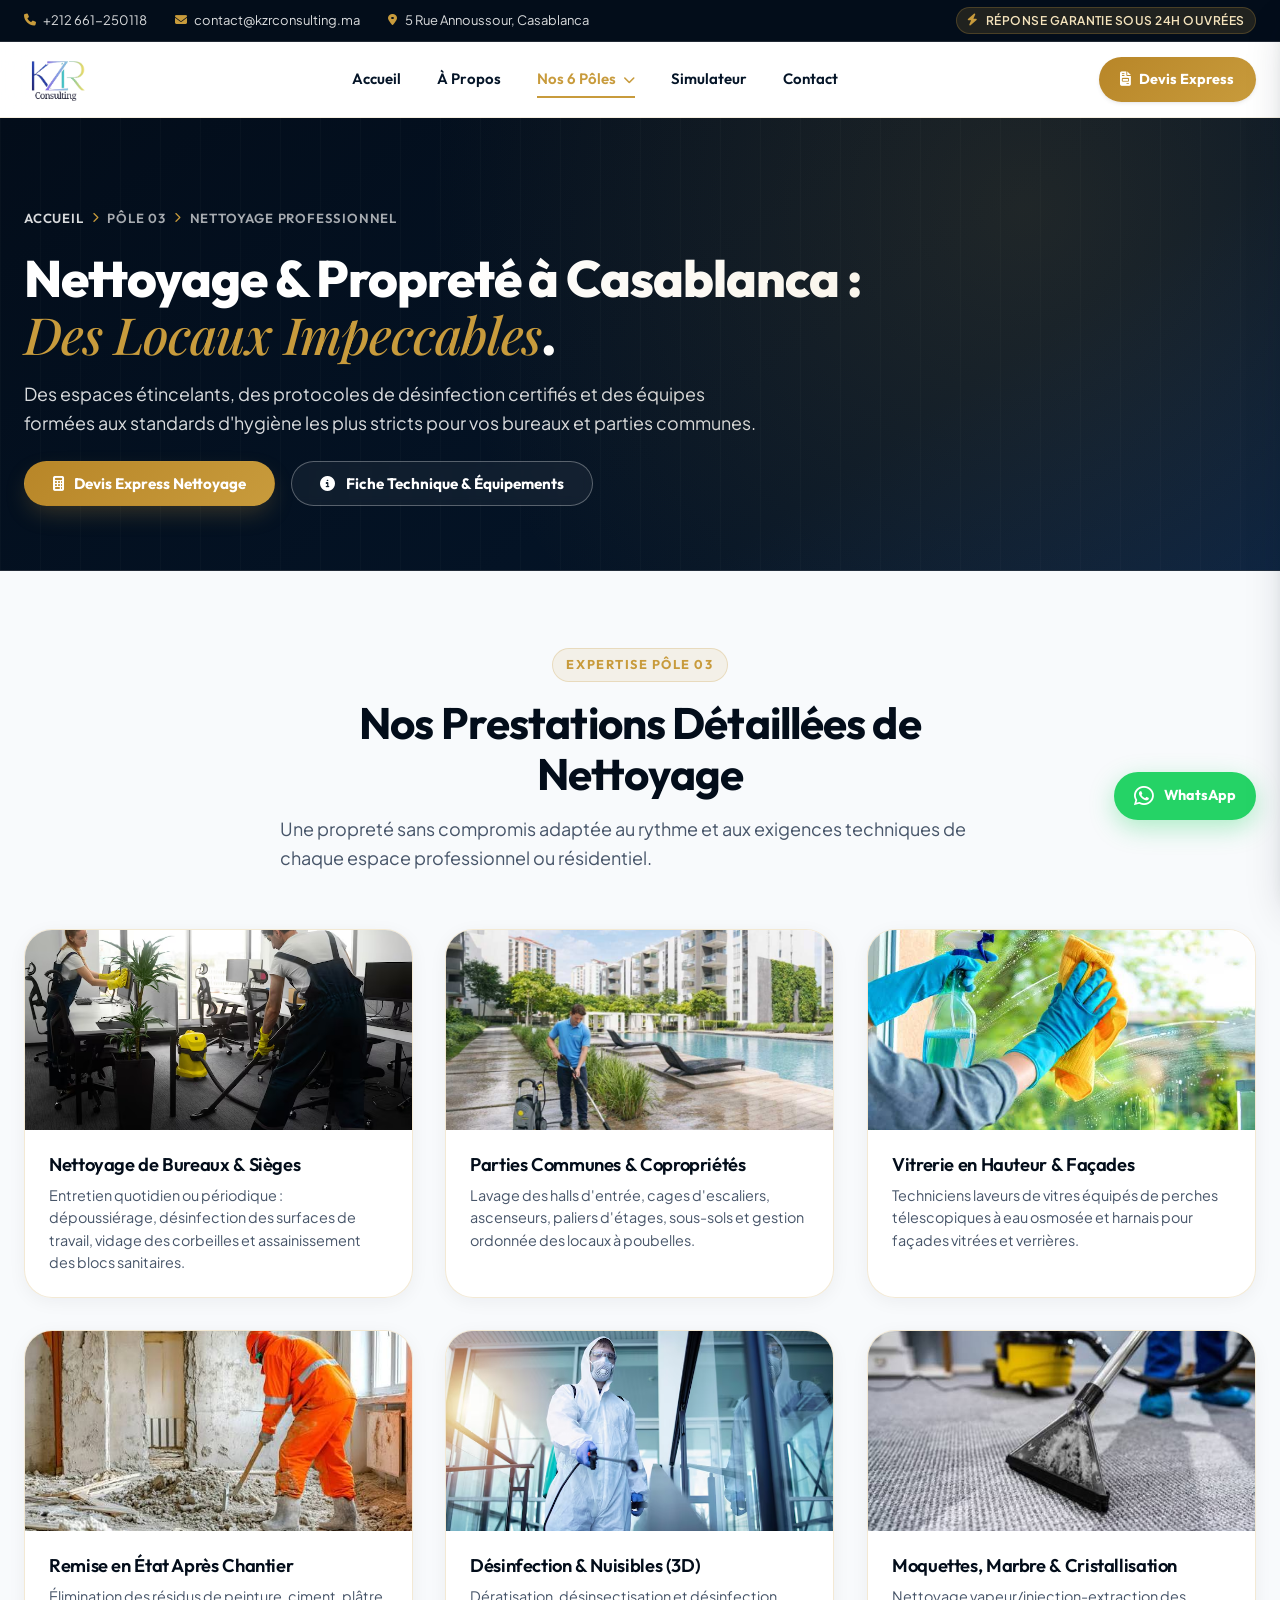
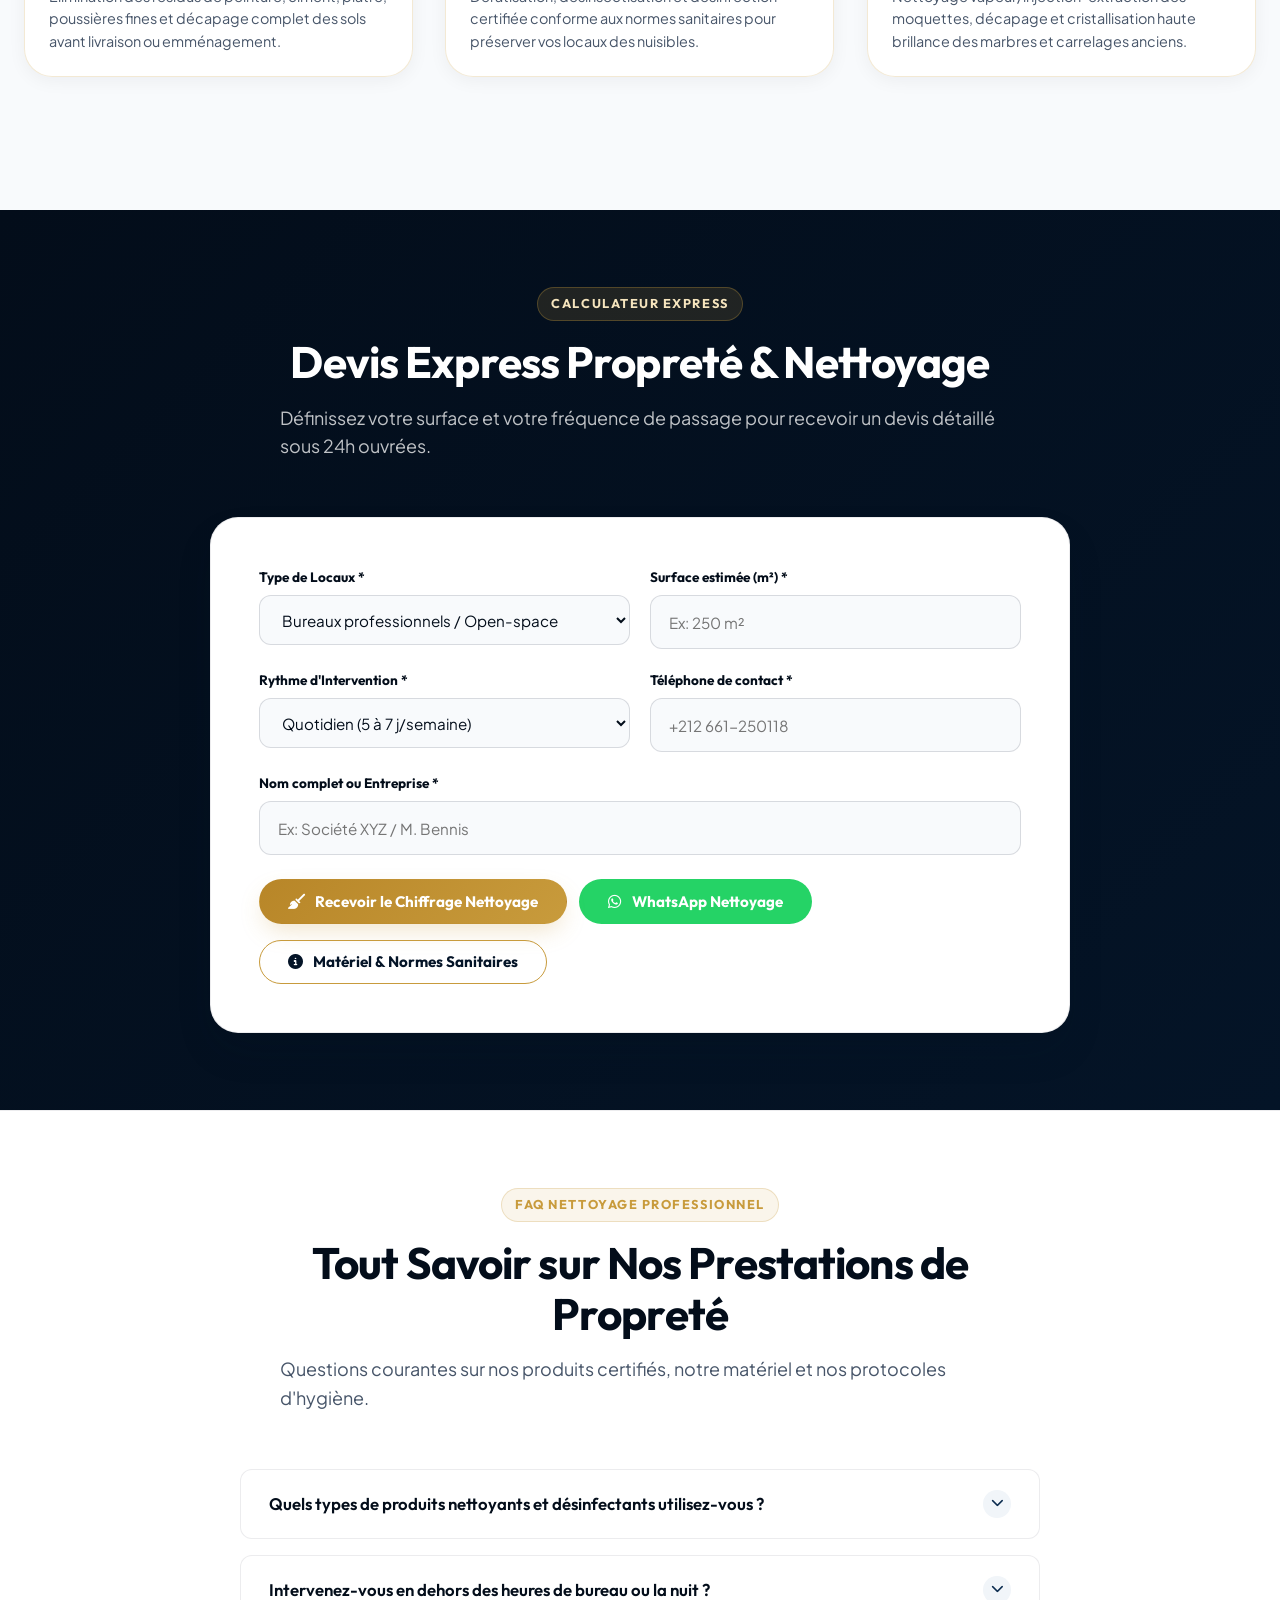
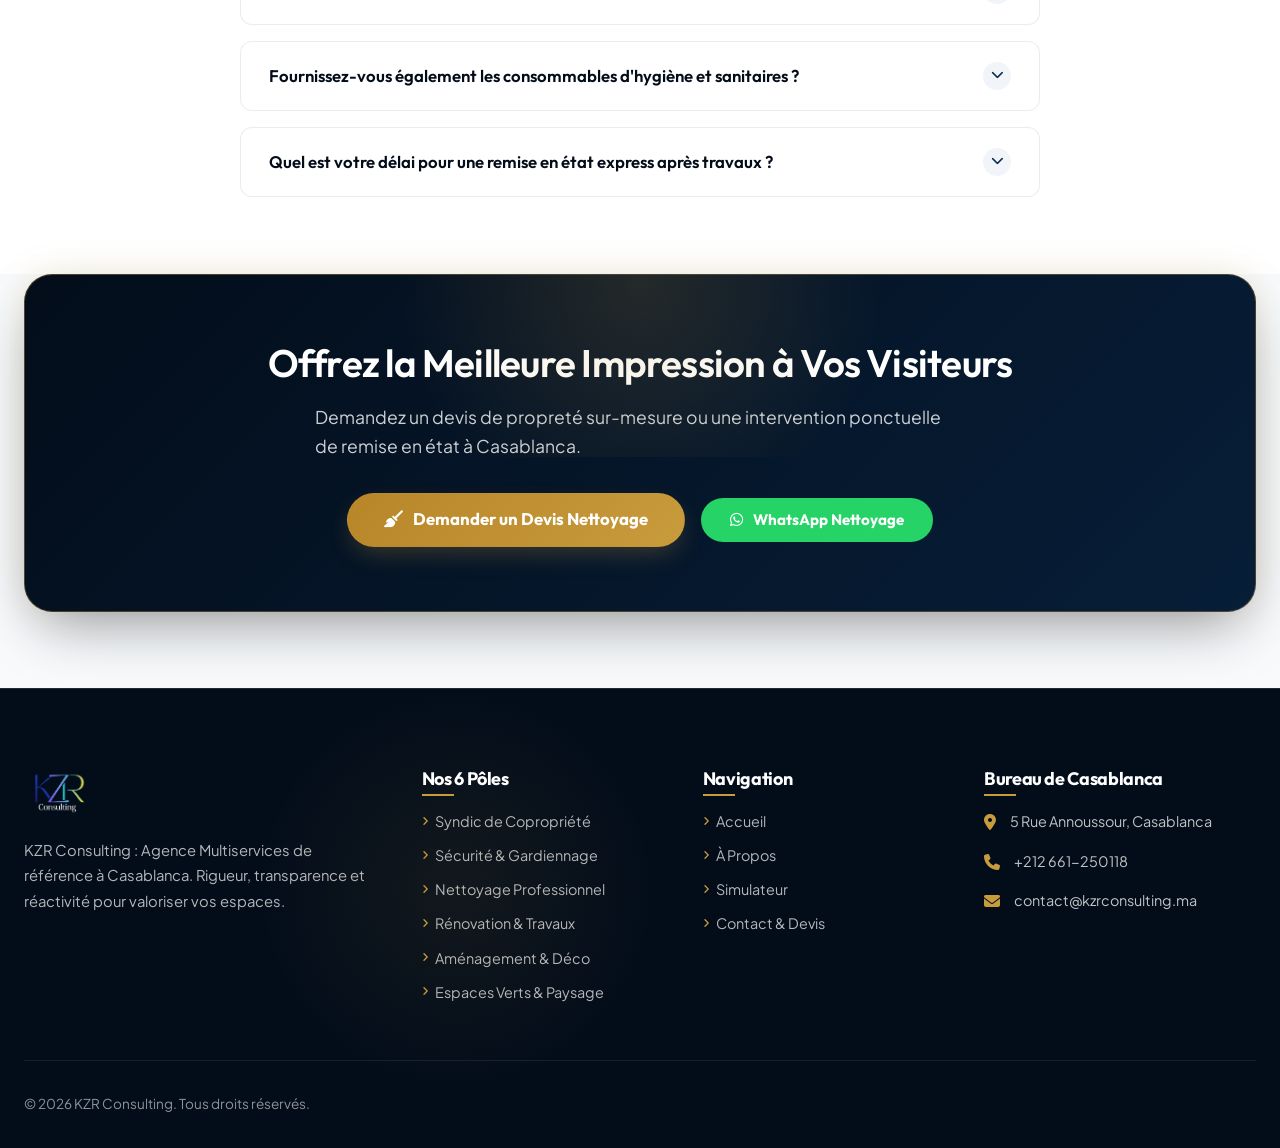
<file: nettoyage.html>
<!DOCTYPE html>
<html lang="fr" class="scroll-smooth">
<head>
  <meta charset="UTF-8">
  <meta name="viewport" content="width=device-width, initial-scale=1.0">
  <title>Nettoyage Professionnel à Casablanca & Maroc | KZR Consulting</title>
  <meta name="description" content="Propreté et hygiène certifiée des bureaux, résidences, copropriétés et locaux industriels à Casablanca et au Maroc. Produits écologiques et devis sous 24h.">
  <link rel="icon" type="image/png" href="assets/images/logo_header.png">

  <link rel="stylesheet" href="https://cdnjs.cloudflare.com/ajax/libs/font-awesome/6.5.1/css/all.min.css">
  <link rel="stylesheet" href="assets/css/variables.css">
  <link rel="stylesheet" href="assets/css/base.css">
  <link rel="stylesheet" href="assets/css/layout.css">
  <link rel="stylesheet" href="assets/css/components.css">
  <link rel="stylesheet" href="assets/css/pages.css">
</head>
<body>

  <!-- Top Announcement Bar -->
  <aside class="kzr-topbar" aria-label="Contact rapide">
    <div class="container kzr-topbar-inner">
      <div class="kzr-topbar-info">
        <a href="tel:+212661250118" class="kzr-topbar-link"><i class="fa-solid fa-phone"></i> +212 661-250118</a>
        <a href="mailto:contact@kzrconsulting.ma" class="kzr-topbar-link"><i class="fa-solid fa-envelope"></i> contact@kzrconsulting.ma</a>
        <span class="kzr-topbar-link"><i class="fa-solid fa-location-dot"></i> 5 Rue Annoussour, Casablanca</span>
      </div>
      <div class="kzr-topbar-sla"><i class="fa-solid fa-bolt"></i> Réponse garantie sous 24h ouvrées</div>
    </div>
  </aside>

  <!-- Sticky Header -->
  <header class="kzr-header">
    <div class="container kzr-header-inner">
      <a href="index.html" class="kzr-brand" aria-label="KZR Consulting — Accueil">
        <img src="assets/images/logo_header.png" alt="Logo KZR Consulting" class="kzr-brand-logo">
      </a>

      <nav class="kzr-nav-desktop">
        <ul class="kzr-nav-list">
          <li class="kzr-nav-item"><a href="index.html" class="kzr-nav-link">Accueil</a></li>
          <li class="kzr-nav-item"><a href="a-propos.html" class="kzr-nav-link">À Propos</a></li>
          <li class="kzr-nav-item">
            <a href="index.html#les-poles" class="kzr-nav-link kzr-dropdown-toggle active" id="services-btn">
              <span>Nos 6 Pôles</span><i class="fa-solid fa-chevron-down"></i>
            </a>
            <div class="kzr-dropdown-menu" role="menu">
              <div class="kzr-dropdown-grid">
                <a href="syndic.html" class="kzr-dropdown-card">
                  <div class="kzr-dropdown-icon"><i class="fa-solid fa-building-user"></i></div>
                  <div class="kzr-dropdown-content"><h4>Syndic de Copropriété</h4><p>Gestion rigoureuse & Loi 18-00</p></div>
                </a>
                <a href="securite.html" class="kzr-dropdown-card">
                  <div class="kzr-dropdown-icon"><i class="fa-solid fa-shield-halved"></i></div>
                  <div class="kzr-dropdown-content"><h4>Sécurité & Gardiennage</h4><p>Protection 24/7 & rondes</p></div>
                </a>
                <a href="nettoyage.html" class="kzr-dropdown-card" style="background-color: var(--color-slate-50); border-color: rgba(200,155,60,0.3);">
                  <div class="kzr-dropdown-icon" style="background: var(--accent-gold); color: #fff;"><i class="fa-solid fa-broom"></i></div>
                  <div class="kzr-dropdown-content"><h4>Nettoyage Professionnel</h4><p>Hygiène & vitrerie certifiée</p></div>
                </a>
                <a href="renovation.html" class="kzr-dropdown-card">
                  <div class="kzr-dropdown-icon"><i class="fa-solid fa-trowel-bricks"></i></div>
                  <div class="kzr-dropdown-content"><h4>Rénovation & Travaux</h4><p>Second œuvre & étanchéité</p></div>
                </a>
                <a href="amenagement-decoration.html" class="kzr-dropdown-card">
                  <div class="kzr-dropdown-icon"><i class="fa-solid fa-couch"></i></div>
                  <div class="kzr-dropdown-content"><h4>Aménagement & Déco</h4><p>Plans 3D & agencement</p></div>
                </a>
                <a href="espaces-verts.html" class="kzr-dropdown-card">
                  <div class="kzr-dropdown-icon"><i class="fa-solid fa-tree"></i></div>
                  <div class="kzr-dropdown-content"><h4>Espaces Verts & Paysage</h4><p>Création & arrosage auto</p></div>
                </a>
              </div>
            </div>
          </li>
          <li class="kzr-nav-item"><a href="index.html#simulateur" class="kzr-nav-link">Simulateur</a></li>
          <li class="kzr-nav-item"><a href="contact.html" class="kzr-nav-link">Contact</a></li>
        </ul>
      </nav>

      <div class="kzr-header-actions">
        <a href="contact.html" class="kzr-nav-btn kzr-btn-quote"><i class="fa-solid fa-file-invoice"></i> Devis Express</a>
        <button type="button" class="kzr-menu-toggle" aria-label="Menu"><i class="fa-solid fa-bars"></i></button>
      </div>
    </div>
  </header>

  <!-- Mobile Drawer -->
  <div class="kzr-drawer-backdrop"></div>
  <aside class="kzr-mobile-drawer">
    <div class="kzr-drawer-header">
      <img src="assets/images/logo_header.png" alt="KZR Consulting" style="height: 38px;">
      <button type="button" class="kzr-drawer-close"><i class="fa-solid fa-xmark"></i></button>
    </div>
    <div class="kzr-drawer-body">
      <ul class="kzr-drawer-list">
        <li><a href="index.html" class="kzr-drawer-link">Accueil</a></li>
        <li><a href="a-propos.html" class="kzr-drawer-link">À Propos</a></li>
        <li>
          <a href="#" class="kzr-drawer-link kzr-drawer-submenu-toggle">
            <span>Nos 6 Pôles</span><i class="fa-solid fa-chevron-down"></i>
          </a>
          <ul class="kzr-drawer-sublist open">
            <li><a href="syndic.html" class="kzr-drawer-sublink">Syndic de Copropriété</a></li>
            <li><a href="securite.html" class="kzr-drawer-sublink">Sécurité & Gardiennage</a></li>
            <li><a href="nettoyage.html" class="kzr-drawer-sublink active" style="color: var(--accent-gold);">Nettoyage Professionnel</a></li>
            <li><a href="renovation.html" class="kzr-drawer-sublink">Rénovation & Travaux</a></li>
            <li><a href="amenagement-decoration.html" class="kzr-drawer-sublink">Aménagement & Déco</a></li>
            <li><a href="espaces-verts.html" class="kzr-drawer-sublink">Espaces Verts</a></li>
          </ul>
        </li>
        <li><a href="index.html#simulateur" class="kzr-drawer-link">Simulateur</a></li>
        <li><a href="contact.html" class="kzr-drawer-link">Contact</a></li>
      </ul>
    </div>
    <div class="kzr-drawer-footer">
      <a href="contact.html" class="kzr-btn kzr-btn-gold kzr-drawer-cta">Demander un Devis Nettoyage</a>
    </div>
  </aside>

  <!-- Hero Banner -->
  <section class="kzr-page-hero">
    <div class="kzr-page-hero-pattern"></div>
    <div class="container">
      <nav class="kzr-breadcrumbs" aria-label="Fil d'Ariane">
        <a href="index.html">Accueil</a>
        <i class="fa-solid fa-chevron-right"></i>
        <span>Pôle 03</span>
        <i class="fa-solid fa-chevron-right"></i>
        <span>Nettoyage Professionnel</span>
      </nav>
      <h1 class="kzr-page-hero-title">
        Nettoyage & Propreté à Casablanca : <span class="luxury-serif">Des Locaux Impeccables</span>.
      </h1>
      <p class="kzr-page-hero-subtitle">
        Des espaces étincelants, des protocoles de désinfection certifiés et des équipes formées aux standards d'hygiène les plus stricts pour vos bureaux et parties communes.
      </p>
      <div style="margin-top: 1.5rem; display: flex; flex-wrap: wrap; gap: 1rem; align-items: center;">
        <a href="#devis-rapide" class="kzr-btn kzr-btn-gold gold-shimmer-btn">
          <i class="fa-solid fa-calculator"></i>
          <span>Devis Express Nettoyage</span>
        </a>
        <button type="button" class="kzr-btn kzr-btn-outline-white kzr-pole-deep-dive-btn" data-pole-open="nettoyage" aria-label="Consulter les spécifications et certifications du Pôle Nettoyage">
          <i class="fa-solid fa-circle-info"></i>
          <span>Fiche Technique & Équipements</span>
        </button>
      </div>
    </div>
  </section>

  <!-- Prestations Grid -->
  <section class="section">
    <div class="container">
      <div class="section-header">
        <span class="eyebrow">Expertise Pôle 03</span>
        <h2 class="section-title">Nos Prestations Détaillées de Nettoyage</h2>
        <p class="section-subtitle">
          Une propreté sans compromis adaptée au rythme et aux exigences techniques de chaque espace professionnel ou résidentiel.
        </p>
      </div>

      <div class="kzr-service-prestations-grid">
        <div class="kzr-prestation-card tilt-card glass-card">
          <div class="kzr-prestation-thumb">
            <img src="assets/images/nettoyage-bureaux.jpg" alt="Nettoyage quotidien de bureaux à Casablanca" class="kzr-prestation-img">
          </div>
          <div class="kzr-prestation-body">
            <h4>Nettoyage de Bureaux & Sièges</h4>
            <p>Entretien quotidien ou périodique : dépoussiérage, désinfection des surfaces de travail, vidage des corbeilles et assainissement des blocs sanitaires.</p>
          </div>
        </div>

        <div class="kzr-prestation-card tilt-card glass-card">
          <div class="kzr-prestation-thumb">
            <img src="assets/images/nettoyage-residences.jpg" alt="Entretien des parties communes de résidences" class="kzr-prestation-img">
          </div>
          <div class="kzr-prestation-body">
            <h4>Parties Communes & Copropriétés</h4>
            <p>Lavage des halls d'entrée, cages d'escaliers, ascenseurs, paliers d'étages, sous-sols et gestion ordonnée des locaux à poubelles.</p>
          </div>
        </div>

        <div class="kzr-prestation-card tilt-card glass-card">
          <div class="kzr-prestation-thumb">
            <img src="assets/images/nettoyage-vitres.jpg" alt="Nettoyage vitrerie en hauteur" class="kzr-prestation-img">
          </div>
          <div class="kzr-prestation-body">
            <h4>Vitrerie en Hauteur & Façades</h4>
            <p>Techniciens laveurs de vitres équipés de perches télescopiques à eau osmosée et harnais pour façades vitrées et verrières.</p>
          </div>
        </div>

        <div class="kzr-prestation-card tilt-card glass-card">
          <div class="kzr-prestation-thumb">
            <img src="assets/images/nettoyage-chantier.jpg" alt="Remise en état après travaux" class="kzr-prestation-img">
          </div>
          <div class="kzr-prestation-body">
            <h4>Remise en État Après Chantier</h4>
            <p>Élimination des résidus de peinture, ciment, plâtre, poussières fines et décapage complet des sols avant livraison ou emménagement.</p>
          </div>
        </div>

        <div class="kzr-prestation-card tilt-card glass-card">
          <div class="kzr-prestation-thumb">
            <img src="assets/images/nettoyage-desinfection.jpg" alt="Désinfection et lutte 3D" class="kzr-prestation-img">
          </div>
          <div class="kzr-prestation-body">
            <h4>Désinfection & Nuisibles (3D)</h4>
            <p>Dératisation, désinsectisation et désinfection certifiée conforme aux normes sanitaires pour préserver vos locaux des nuisibles.</p>
          </div>
        </div>

        <div class="kzr-prestation-card tilt-card glass-card">
          <div class="kzr-prestation-thumb">
            <img src="assets/images/nettoyage-moquettes.jpg" alt="Traitement des moquettes et marbre" class="kzr-prestation-img">
          </div>
          <div class="kzr-prestation-body">
            <h4>Moquettes, Marbre & Cristallisation</h4>
            <p>Nettoyage vapeur/injection-extraction des moquettes, décapage et cristallisation haute brillance des marbres et carrelages anciens.</p>
          </div>
        </div>
      </div>
    </div>
  </section>

  <!-- ==================== QUICK DEVIS WIDGET NETTOYAGE ==================== -->
  <section class="section section-dark" id="devis-rapide" style="background: linear-gradient(135deg, var(--color-navy-950), var(--color-navy-900));">
    <div class="container">
      <div class="section-header">
        <span class="eyebrow eyebrow-dark">Calculateur Express</span>
        <h2 class="section-title">Devis Express Propreté & Nettoyage</h2>
        <p class="section-subtitle">
          Définissez votre surface et votre fréquence de passage pour recevoir un devis détaillé sous 24h ouvrées.
        </p>
      </div>

      <div class="kzr-form-card glass-card-dark" style="max-width: 860px; margin: 0 auto;">
        <form class="kzr-quick-devis-form" data-pole="nettoyage">
          <div class="kzr-form-grid">
            <div class="kzr-form-group">
              <label class="kzr-form-label" for="net-type">Type de Locaux *</label>
              <select id="net-type" class="kzr-form-select" required>
                <option value="bureaux">Bureaux professionnels / Open-space</option>
                <option value="copropriete">Parties communes d'immeuble / Copropriété</option>
                <option value="commercial">Showroom / Clinique / Agence commerciale</option>
                <option value="chantier">Remise en état fin de chantier / Travaux</option>
                <option value="vitrerie">Vitrerie seule & Façade vitrée</option>
              </select>
            </div>
            <div class="kzr-form-group">
              <label class="kzr-form-label" for="net-surface">Surface estimée (m²) *</label>
              <input type="number" id="net-surface" class="kzr-form-input" placeholder="Ex: 250 m²" min="20" max="10000" required>
            </div>
            <div class="kzr-form-group">
              <label class="kzr-form-label" for="net-frequence">Rythme d'Intervention *</label>
              <select id="net-frequence" class="kzr-form-select" required>
                <option value="quotidien">Quotidien (5 à 7 j/semaine)</option>
                <option value="trihebdo">3 fois par semaine</option>
                <option value="bihebdo">2 fois par semaine</option>
                <option value="hebdo">Hebdomadaire</option>
                <option value="one-shot">Intervention Ponctuelle / Remise en état</option>
              </select>
            </div>
            <div class="kzr-form-group">
              <label class="kzr-form-label" for="net-tel">Téléphone de contact *</label>
              <input type="tel" id="net-tel" class="kzr-form-input" placeholder="+212 661-250118" required>
            </div>
            <div class="kzr-form-group col-span-2">
              <label class="kzr-form-label" for="net-nom">Nom complet ou Entreprise *</label>
              <input type="text" id="net-nom" class="kzr-form-input" placeholder="Ex: Société XYZ / M. Bennis" required>
            </div>
          </div>
          <div style="margin-top: 1.5rem; display: flex; flex-wrap: wrap; gap: 1rem; align-items: center; justify-content: space-between;">
            <div style="display: flex; gap: 0.75rem; flex-wrap: wrap;">
              <button type="submit" class="kzr-btn kzr-btn-gold gold-shimmer-btn">
                <i class="fa-solid fa-broom"></i>
                <span>Recevoir le Chiffrage Nettoyage</span>
              </button>
              <a href="https://wa.me/212661250118?text=Bonjour%20KZR,%20je%20souhaite%20un%20devis%20de%20Nettoyage%20Professionnel" target="_blank" rel="noopener" class="kzr-btn" style="background:#25D366; color:#fff;">
                <i class="fa-brands fa-whatsapp"></i>
                <span>WhatsApp Nettoyage</span>
              </a>
            </div>
            <button type="button" class="kzr-btn kzr-btn-outline-gold kzr-pole-deep-dive-btn" data-pole-open="nettoyage">
              <i class="fa-solid fa-circle-info"></i>
              <span>Matériel & Normes Sanitaires</span>
            </button>
          </div>
        </form>
      </div>
    </div>
  </section>

  <!-- ==================== FAQ ACCORDION NETTOYAGE ==================== -->
  <section class="section" style="background-color: var(--color-white); border-top: 1px solid var(--border-light);">
    <div class="container">
      <div class="section-header">
        <span class="eyebrow">FAQ Nettoyage Professionnel</span>
        <h2 class="section-title">Tout Savoir sur Nos Prestations de Propreté</h2>
        <p class="section-subtitle">
          Questions courantes sur nos produits certifiés, notre matériel et nos protocoles d'hygiène.
        </p>
      </div>

      <div class="kzr-faq-list">
        <div class="kzr-faq-item">
          <button type="button" class="kzr-faq-trigger" aria-expanded="false">
            <span>Quels types de produits nettoyants et désinfectants utilisez-vous ?</span>
            <span class="kzr-faq-icon"><i class="fa-solid fa-chevron-down"></i></span>
          </button>
          <div class="kzr-faq-content">
            <div class="kzr-faq-inner">
              Nous utilisons exclusivement des produits éco-labellisés conformes aux fiches de données de sécurité (FDS), sans solvants agressifs ni composés toxiques. Nos désinfectants répondent aux normes bactéricides, fongicides et virucides européennes (EN 14476).
            </div>
          </div>
        </div>

        <div class="kzr-faq-item">
          <button type="button" class="kzr-faq-trigger" aria-expanded="false">
            <span>Intervenez-vous en dehors des heures de bureau ou la nuit ?</span>
            <span class="kzr-faq-icon"><i class="fa-solid fa-chevron-down"></i></span>
          </button>
          <div class="kzr-faq-content">
            <div class="kzr-faq-inner">
              Oui, nous adaptons nos horaires d'intervention à vos impératifs d'activité : tôt le matin avant 08h00, en soirée après 18h30 ou le week-end, garantissant zéro perturbation pour vos collaborateurs et vos clients.
            </div>
          </div>
        </div>

        <div class="kzr-faq-item">
          <button type="button" class="kzr-faq-trigger" aria-expanded="false">
            <span>Fournissez-vous également les consommables d'hygiène et sanitaires ?</span>
            <span class="kzr-faq-icon"><i class="fa-solid fa-chevron-down"></i></span>
          </button>
          <div class="kzr-faq-content">
            <div class="kzr-faq-inner">
              Oui, sur demande, nous intégrons la fourniture et le réassort continu des consommables sanitaires : savon mousse hypoallergénique, essuie-mains pure ouate, papier hygiénique confort et diffuseurs de parfum d'ambiance haut de gamme.
            </div>
          </div>
        </div>

        <div class="kzr-faq-item">
          <button type="button" class="kzr-faq-trigger" aria-expanded="false">
            <span>Quel est votre délai pour une remise en état express après travaux ?</span>
            <span class="kzr-faq-icon"><i class="fa-solid fa-chevron-down"></i></span>
          </button>
          <div class="kzr-faq-content">
            <div class="kzr-faq-inner">
              Notre équipe d'intervention lourde peut être mobilisée sous 24 à 48 heures à Casablanca avec autolaveuses industrielles, monobrosses à haute vitesse et aspirateurs industriels pour livrer un espace prêt à emménager.
            </div>
          </div>
        </div>
      </div>
    </div>
  </section>

  <!-- CTA Banner -->
  <section class="section" style="padding-top: 0;">
    <div class="container">
      <div class="kzr-cta-banner">
        <h3>Offrez la Meilleure Impression à Vos Visiteurs</h3>
        <p>Demandez un devis de propreté sur-mesure ou une intervention ponctuelle de remise en état à Casablanca.</p>
        <div class="kzr-cta-banner-actions">
          <a href="contact.html" class="kzr-btn kzr-btn-gold kzr-btn-lg"><i class="fa-solid fa-broom"></i> Demander un Devis Nettoyage</a>
          <a href="https://wa.me/212661250118?text=Bonjour%20KZR,%20je%20souhaite%20un%20devis%20Nettoyage" target="_blank" rel="noopener" class="kzr-btn" style="background:#25D366; color:#fff;"><i class="fa-brands fa-whatsapp"></i> WhatsApp Nettoyage</a>
        </div>
      </div>
    </div>
  </section>

  <!-- Shared Luxury Footer -->
  <footer class="kzr-footer">
    <div class="container">
      <div class="kzr-footer-grid">
        <div class="kzr-footer-col">
          <img src="assets/images/logo_footer.png" alt="KZR Consulting" class="kzr-footer-logo">
          <p class="kzr-footer-desc">KZR Consulting : Agence Multiservices de référence à Casablanca. Rigueur, transparence et réactivité pour valoriser vos espaces.</p>
        </div>
        <div class="kzr-footer-col">
          <h4>Nos 6 Pôles</h4>
          <nav class="kzr-footer-nav">
            <a href="syndic.html"><i class="fa-solid fa-angle-right"></i> Syndic de Copropriété</a>
            <a href="securite.html"><i class="fa-solid fa-angle-right"></i> Sécurité & Gardiennage</a>
            <a href="nettoyage.html"><i class="fa-solid fa-angle-right"></i> Nettoyage Professionnel</a>
            <a href="renovation.html"><i class="fa-solid fa-angle-right"></i> Rénovation & Travaux</a>
            <a href="amenagement-decoration.html"><i class="fa-solid fa-angle-right"></i> Aménagement & Déco</a>
            <a href="espaces-verts.html"><i class="fa-solid fa-angle-right"></i> Espaces Verts & Paysage</a>
          </nav>
        </div>
        <div class="kzr-footer-col">
          <h4>Navigation</h4>
          <nav class="kzr-footer-nav">
            <a href="index.html"><i class="fa-solid fa-angle-right"></i> Accueil</a>
            <a href="a-propos.html"><i class="fa-solid fa-angle-right"></i> À Propos</a>
            <a href="index.html#simulateur"><i class="fa-solid fa-angle-right"></i> Simulateur</a>
            <a href="contact.html"><i class="fa-solid fa-angle-right"></i> Contact & Devis</a>
          </nav>
        </div>
        <div class="kzr-footer-col">
          <h4>Bureau de Casablanca</h4>
          <div class="kzr-footer-contact-list">
            <div class="kzr-footer-contact-item"><i class="fa-solid fa-location-dot"></i><span>5 Rue Annoussour, Casablanca</span></div>
            <div class="kzr-footer-contact-item"><i class="fa-solid fa-phone"></i><a href="tel:+212661250118" style="color:inherit;">+212 661-250118</a></div>
            <div class="kzr-footer-contact-item"><i class="fa-solid fa-envelope"></i><a href="mailto:contact@kzrconsulting.ma" style="color:inherit;">contact@kzrconsulting.ma</a></div>
          </div>
        </div>
      </div>
      <div class="kzr-footer-bottom">
        <div>&copy; 2026 KZR Consulting. Tous droits réservés.</div>
      </div>
    </div>
  </footer>

  <aside class="kzr-floating-actions">
    <a href="https://wa.me/212661250118?text=Bonjour%20KZR%20Consulting" target="_blank" rel="noopener" class="kzr-floating-whatsapp"><i class="fa-brands fa-whatsapp"></i><span>WhatsApp</span></a>
    <button type="button" class="kzr-back-to-top"><i class="fa-solid fa-arrow-up"></i></button>
  </aside>

  <!-- ==================== POLE DEEP-DIVE MODAL SKELETON ==================== -->
  <div id="kzr-pole-modal" class="kzr-modal" role="dialog" aria-modal="true" aria-hidden="true" aria-labelledby="kzr-modal-title">
    <div class="kzr-modal-backdrop" id="kzr-modal-backdrop" data-modal-close></div>
    <div class="kzr-modal-dialog" role="document">
      <button type="button" class="kzr-modal-close" id="kzr-modal-close-btn" data-modal-close aria-label="Fermer la fenêtre de détail">
        <i class="fa-solid fa-xmark"></i>
      </button>
      <div class="kzr-modal-content" id="kzr-modal-dynamic-content">
        <!-- Content dynamically rendered via modal.js -->
      </div>
    </div>
  </div>

  <script src="assets/js/main.js"></script>
  <script src="assets/js/interactive.js"></script>
  <script src="assets/js/modal.js"></script>
  <script src="assets/js/contact.js"></script>
</body>
</html>
</file>
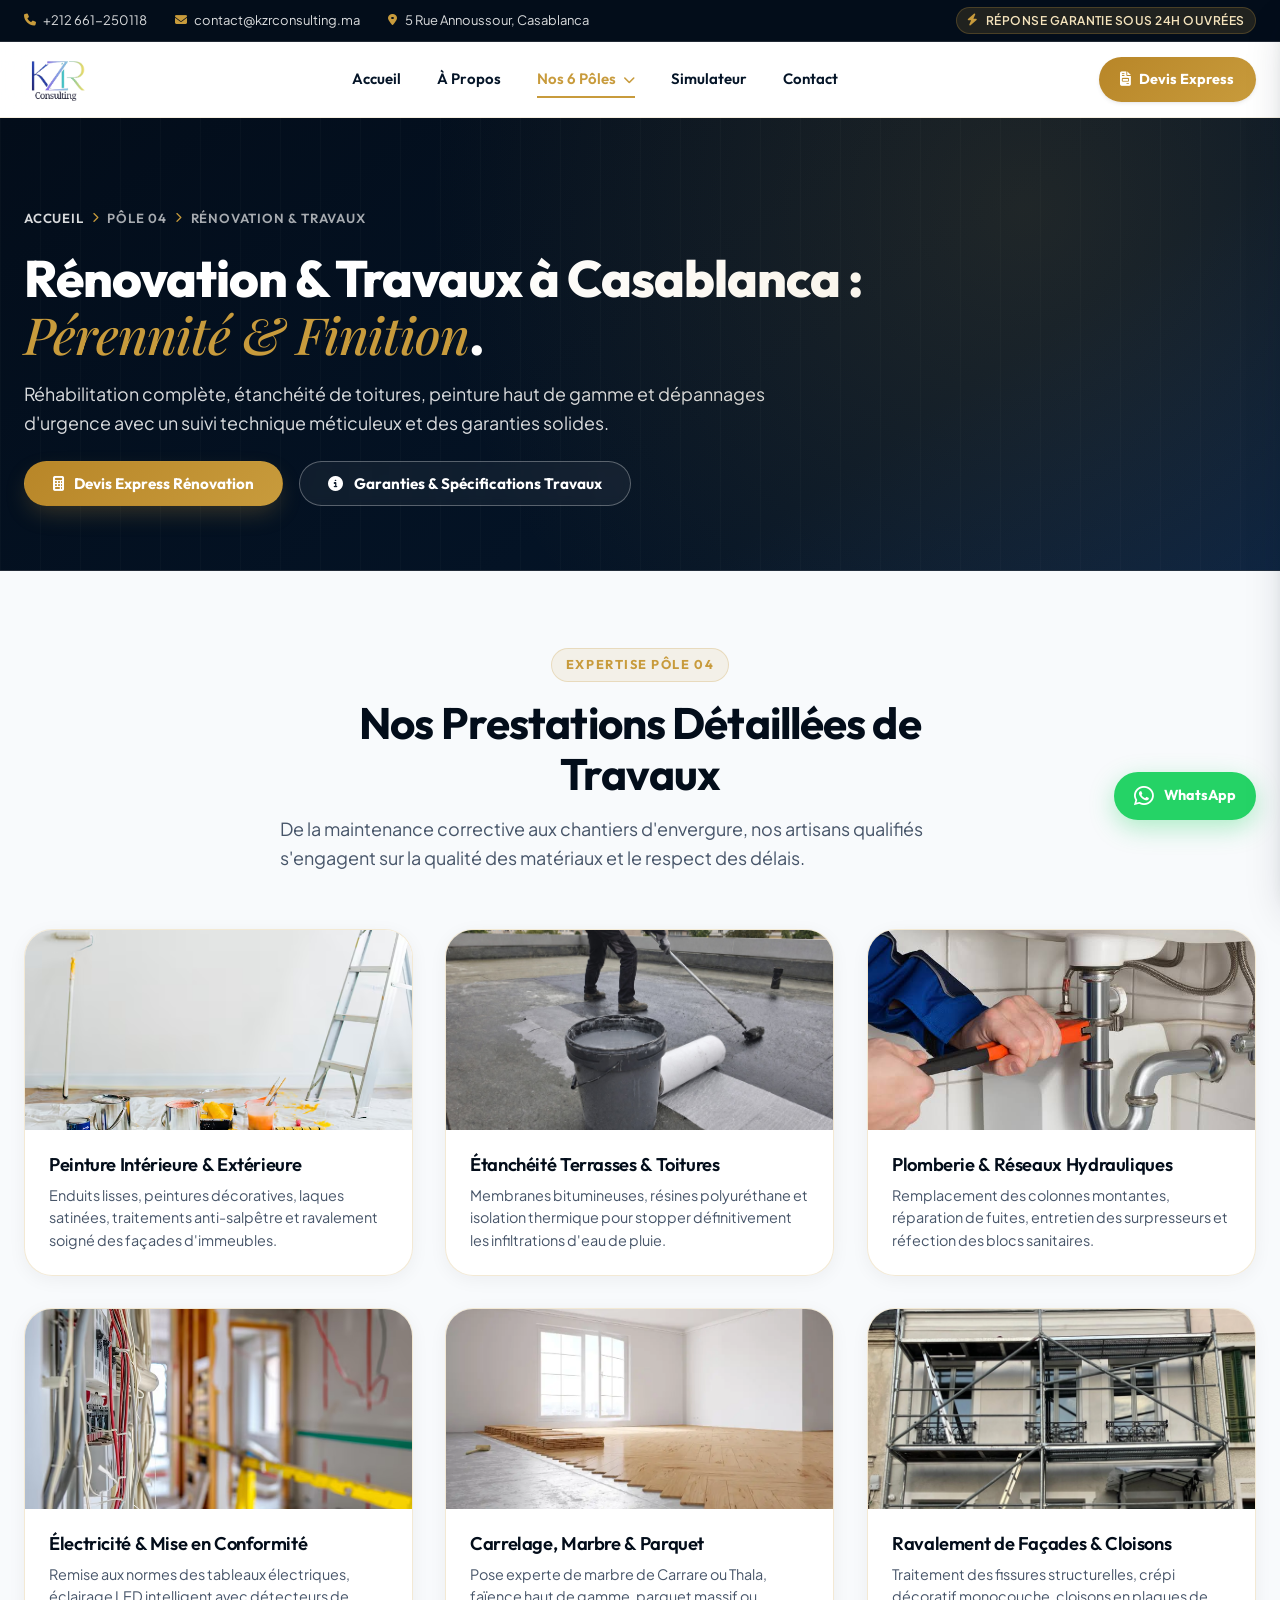
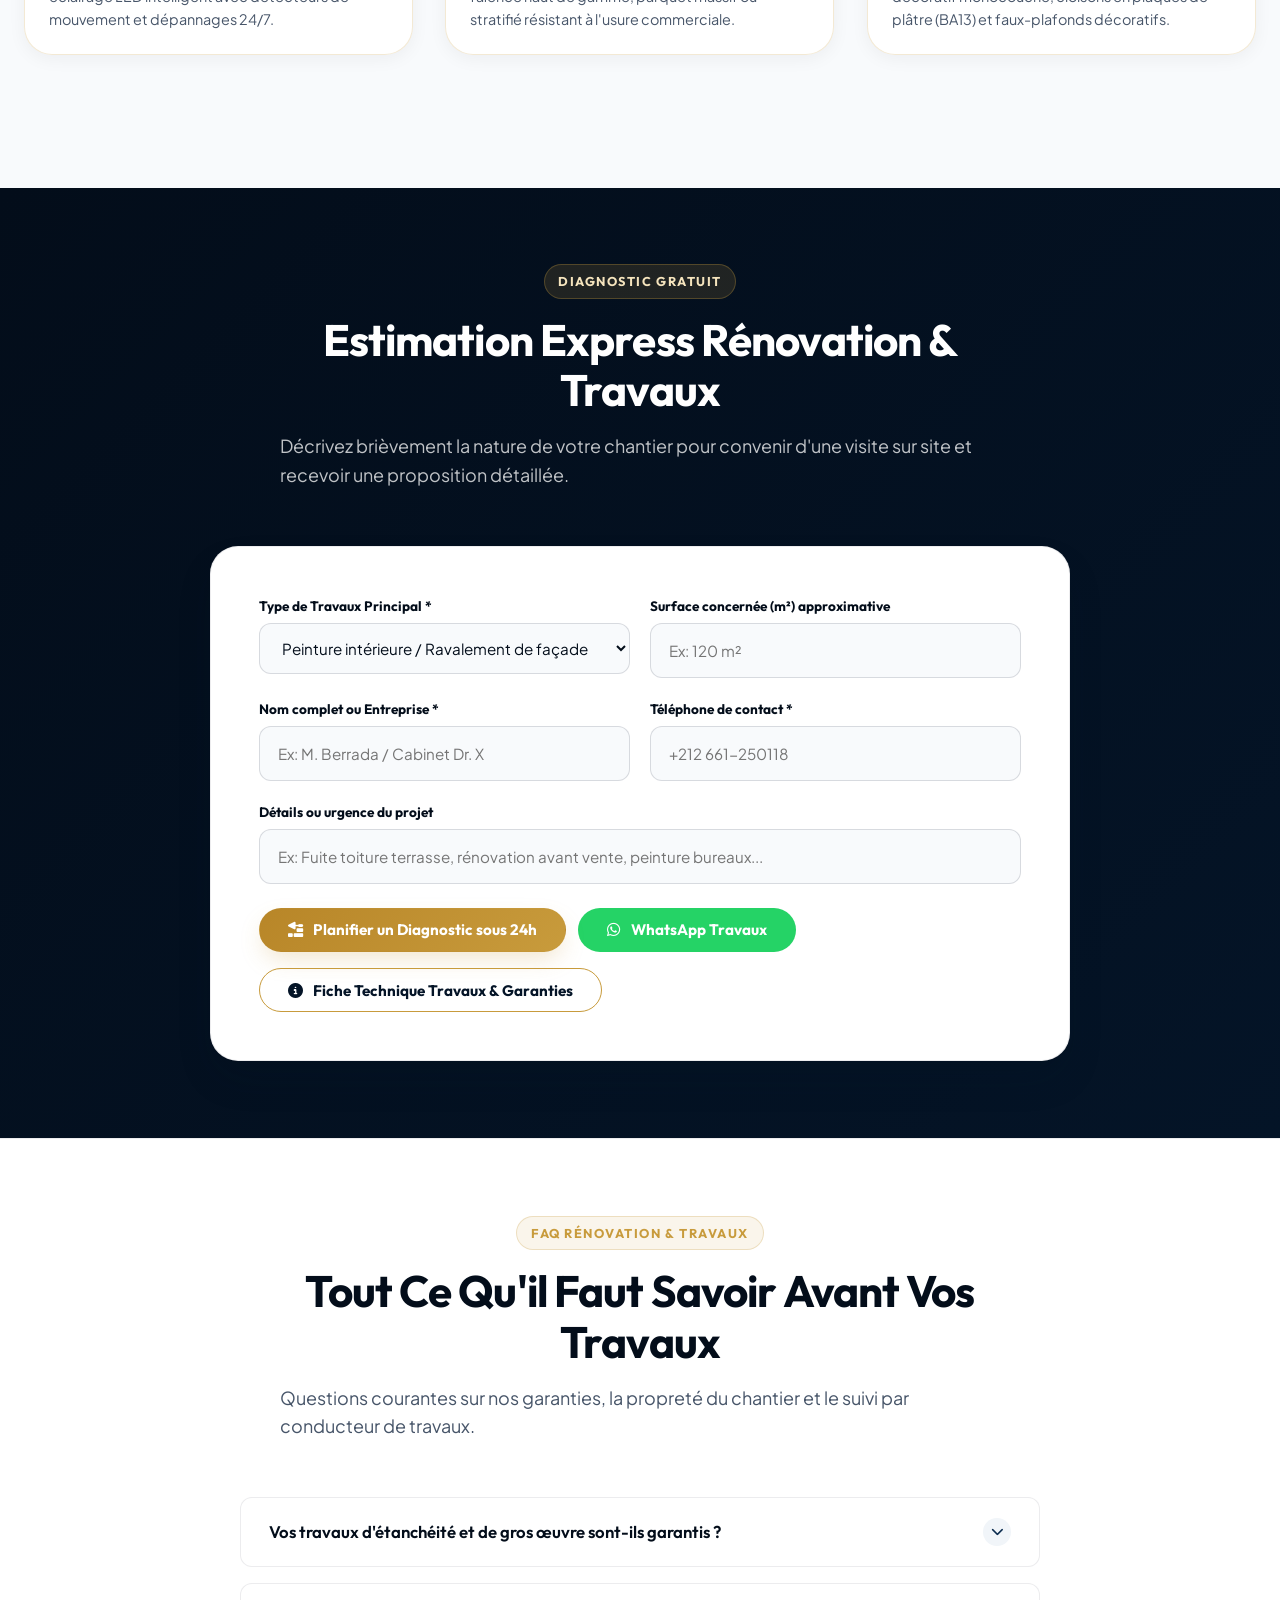
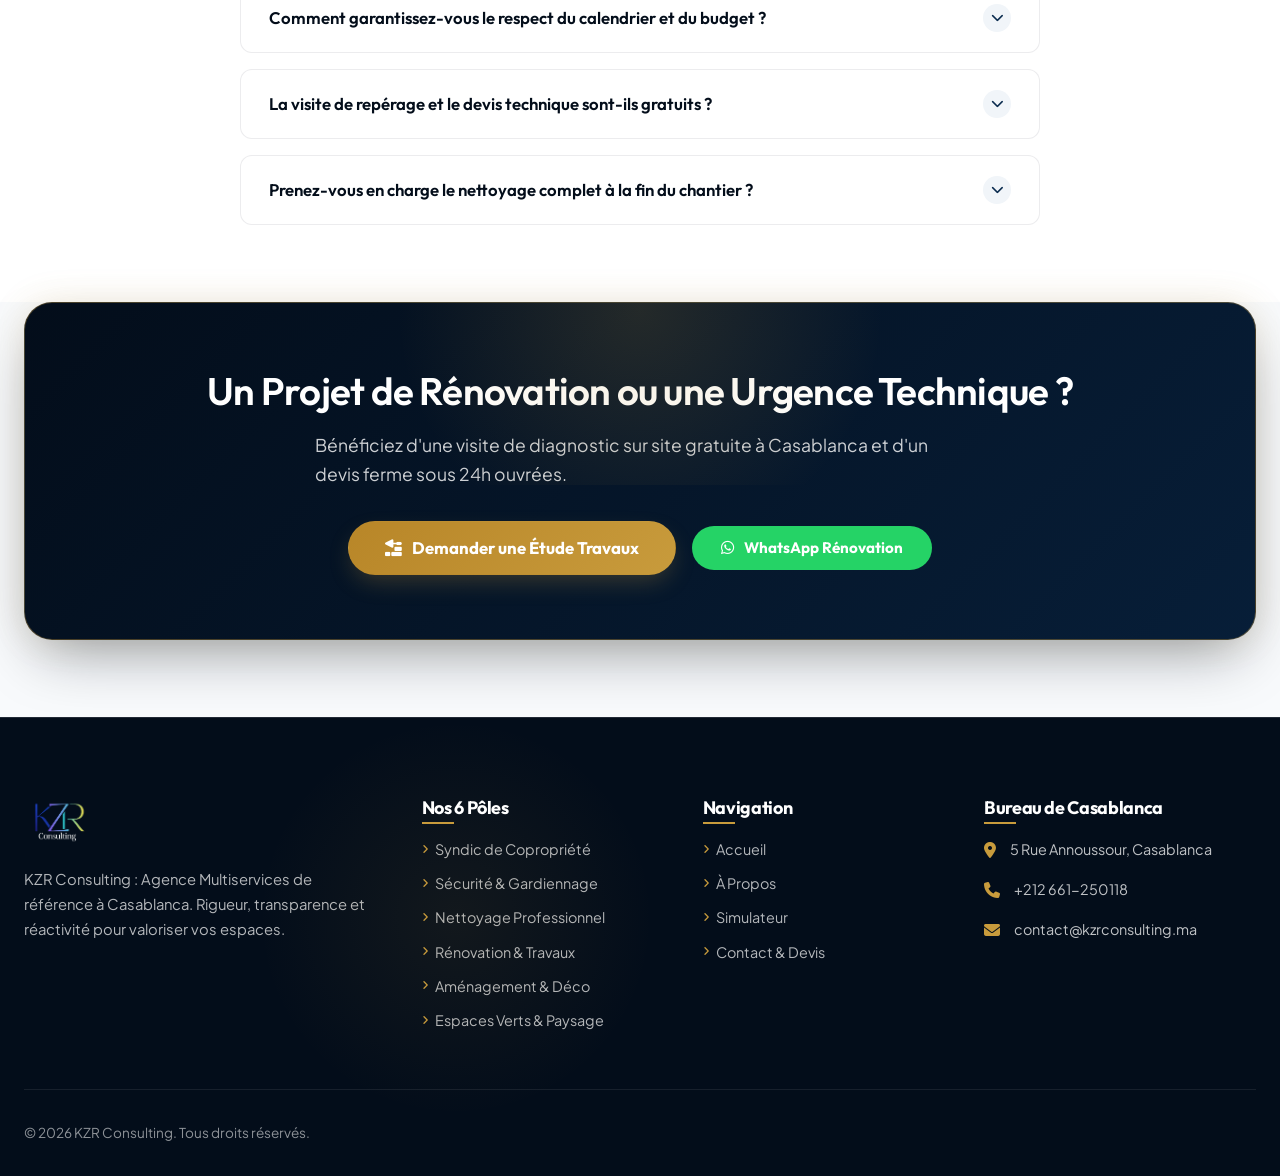
<file: renovation.html>
<!DOCTYPE html>
<html lang="fr" class="scroll-smooth">
<head>
  <meta charset="UTF-8">
  <meta name="viewport" content="width=device-width, initial-scale=1.0">
  <title>Rénovation & Travaux à Casablanca & Maroc | KZR Consulting</title>
  <meta name="description" content="Travaux de rénovation, second œuvre, étanchéité de terrasses, peinture et dépannages d'urgence (plomberie, électricité) à Casablanca et au Maroc. Devis en 24h.">
  <link rel="icon" type="image/png" href="assets/images/logo_header.png">

  <link rel="stylesheet" href="https://cdnjs.cloudflare.com/ajax/libs/font-awesome/6.5.1/css/all.min.css">
  <link rel="stylesheet" href="assets/css/variables.css">
  <link rel="stylesheet" href="assets/css/base.css">
  <link rel="stylesheet" href="assets/css/layout.css">
  <link rel="stylesheet" href="assets/css/components.css">
  <link rel="stylesheet" href="assets/css/pages.css">
</head>
<body>

  <!-- Top Announcement Bar -->
  <aside class="kzr-topbar" aria-label="Contact rapide">
    <div class="container kzr-topbar-inner">
      <div class="kzr-topbar-info">
        <a href="tel:+212661250118" class="kzr-topbar-link"><i class="fa-solid fa-phone"></i> +212 661-250118</a>
        <a href="mailto:contact@kzrconsulting.ma" class="kzr-topbar-link"><i class="fa-solid fa-envelope"></i> contact@kzrconsulting.ma</a>
        <span class="kzr-topbar-link"><i class="fa-solid fa-location-dot"></i> 5 Rue Annoussour, Casablanca</span>
      </div>
      <div class="kzr-topbar-sla"><i class="fa-solid fa-bolt"></i> Réponse garantie sous 24h ouvrées</div>
    </div>
  </aside>

  <!-- Sticky Header -->
  <header class="kzr-header">
    <div class="container kzr-header-inner">
      <a href="index.html" class="kzr-brand" aria-label="KZR Consulting — Accueil">
        <img src="assets/images/logo_header.png" alt="Logo KZR Consulting" class="kzr-brand-logo">
      </a>

      <nav class="kzr-nav-desktop">
        <ul class="kzr-nav-list">
          <li class="kzr-nav-item"><a href="index.html" class="kzr-nav-link">Accueil</a></li>
          <li class="kzr-nav-item"><a href="a-propos.html" class="kzr-nav-link">À Propos</a></li>
          <li class="kzr-nav-item">
            <a href="index.html#les-poles" class="kzr-nav-link kzr-dropdown-toggle active" id="services-btn">
              <span>Nos 6 Pôles</span><i class="fa-solid fa-chevron-down"></i>
            </a>
            <div class="kzr-dropdown-menu" role="menu">
              <div class="kzr-dropdown-grid">
                <a href="syndic.html" class="kzr-dropdown-card">
                  <div class="kzr-dropdown-icon"><i class="fa-solid fa-building-user"></i></div>
                  <div class="kzr-dropdown-content"><h4>Syndic de Copropriété</h4><p>Gestion rigoureuse & Loi 18-00</p></div>
                </a>
                <a href="securite.html" class="kzr-dropdown-card">
                  <div class="kzr-dropdown-icon"><i class="fa-solid fa-shield-halved"></i></div>
                  <div class="kzr-dropdown-content"><h4>Sécurité & Gardiennage</h4><p>Protection 24/7 & rondes</p></div>
                </a>
                <a href="nettoyage.html" class="kzr-dropdown-card">
                  <div class="kzr-dropdown-icon"><i class="fa-solid fa-broom"></i></div>
                  <div class="kzr-dropdown-content"><h4>Nettoyage Professionnel</h4><p>Hygiène & vitrerie certifiée</p></div>
                </a>
                <a href="renovation.html" class="kzr-dropdown-card" style="background-color: var(--color-slate-50); border-color: rgba(200,155,60,0.3);">
                  <div class="kzr-dropdown-icon" style="background: var(--accent-gold); color: #fff;"><i class="fa-solid fa-trowel-bricks"></i></div>
                  <div class="kzr-dropdown-content"><h4>Rénovation & Travaux</h4><p>Second œuvre & étanchéité</p></div>
                </a>
                <a href="amenagement-decoration.html" class="kzr-dropdown-card">
                  <div class="kzr-dropdown-icon"><i class="fa-solid fa-couch"></i></div>
                  <div class="kzr-dropdown-content"><h4>Aménagement & Déco</h4><p>Plans 3D & agencement</p></div>
                </a>
                <a href="espaces-verts.html" class="kzr-dropdown-card">
                  <div class="kzr-dropdown-icon"><i class="fa-solid fa-tree"></i></div>
                  <div class="kzr-dropdown-content"><h4>Espaces Verts & Paysage</h4><p>Création & arrosage auto</p></div>
                </a>
              </div>
            </div>
          </li>
          <li class="kzr-nav-item"><a href="index.html#simulateur" class="kzr-nav-link">Simulateur</a></li>
          <li class="kzr-nav-item"><a href="contact.html" class="kzr-nav-link">Contact</a></li>
        </ul>
      </nav>

      <div class="kzr-header-actions">
        <a href="contact.html" class="kzr-nav-btn kzr-btn-quote"><i class="fa-solid fa-file-invoice"></i> Devis Express</a>
        <button type="button" class="kzr-menu-toggle" aria-label="Menu"><i class="fa-solid fa-bars"></i></button>
      </div>
    </div>
  </header>

  <!-- Mobile Drawer -->
  <div class="kzr-drawer-backdrop"></div>
  <aside class="kzr-mobile-drawer">
    <div class="kzr-drawer-header">
      <img src="assets/images/logo_header.png" alt="KZR Consulting" style="height: 38px;">
      <button type="button" class="kzr-drawer-close"><i class="fa-solid fa-xmark"></i></button>
    </div>
    <div class="kzr-drawer-body">
      <ul class="kzr-drawer-list">
        <li><a href="index.html" class="kzr-drawer-link">Accueil</a></li>
        <li><a href="a-propos.html" class="kzr-drawer-link">À Propos</a></li>
        <li>
          <a href="#" class="kzr-drawer-link kzr-drawer-submenu-toggle">
            <span>Nos 6 Pôles</span><i class="fa-solid fa-chevron-down"></i>
          </a>
          <ul class="kzr-drawer-sublist open">
            <li><a href="syndic.html" class="kzr-drawer-sublink">Syndic de Copropriété</a></li>
            <li><a href="securite.html" class="kzr-drawer-sublink">Sécurité & Gardiennage</a></li>
            <li><a href="nettoyage.html" class="kzr-drawer-sublink">Nettoyage Professionnel</a></li>
            <li><a href="renovation.html" class="kzr-drawer-sublink active" style="color: var(--accent-gold);">Rénovation & Travaux</a></li>
            <li><a href="amenagement-decoration.html" class="kzr-drawer-sublink">Aménagement & Déco</a></li>
            <li><a href="espaces-verts.html" class="kzr-drawer-sublink">Espaces Verts</a></li>
          </ul>
        </li>
        <li><a href="index.html#simulateur" class="kzr-drawer-link">Simulateur</a></li>
        <li><a href="contact.html" class="kzr-drawer-link">Contact</a></li>
      </ul>
    </div>
    <div class="kzr-drawer-footer">
      <a href="contact.html" class="kzr-btn kzr-btn-gold kzr-drawer-cta">Demander un Devis Rénovation</a>
    </div>
  </aside>

  <!-- Hero Banner -->
  <section class="kzr-page-hero">
    <div class="kzr-page-hero-pattern"></div>
    <div class="container">
      <nav class="kzr-breadcrumbs" aria-label="Fil d'Ariane">
        <a href="index.html">Accueil</a>
        <i class="fa-solid fa-chevron-right"></i>
        <span>Pôle 04</span>
        <i class="fa-solid fa-chevron-right"></i>
        <span>Rénovation & Travaux</span>
      </nav>
      <h1 class="kzr-page-hero-title">
        Rénovation & Travaux à Casablanca : <span class="luxury-serif">Pérennité & Finition</span>.
      </h1>
      <p class="kzr-page-hero-subtitle">
        Réhabilitation complète, étanchéité de toitures, peinture haut de gamme et dépannages d'urgence avec un suivi technique méticuleux et des garanties solides.
      </p>
      <div style="margin-top: 1.5rem; display: flex; flex-wrap: wrap; gap: 1rem; align-items: center;">
        <a href="#devis-rapide" class="kzr-btn kzr-btn-gold gold-shimmer-btn">
          <i class="fa-solid fa-calculator"></i>
          <span>Devis Express Rénovation</span>
        </a>
        <button type="button" class="kzr-btn kzr-btn-outline-white kzr-pole-deep-dive-btn" data-pole-open="renovation" aria-label="Consulter les spécifications et garanties du Pôle Rénovation">
          <i class="fa-solid fa-circle-info"></i>
          <span>Garanties & Spécifications Travaux</span>
        </button>
      </div>
    </div>
  </section>

  <!-- Prestations Grid -->
  <section class="section">
    <div class="container">
      <div class="section-header">
        <span class="eyebrow">Expertise Pôle 04</span>
        <h2 class="section-title">Nos Prestations Détaillées de Travaux</h2>
        <p class="section-subtitle">
          De la maintenance corrective aux chantiers d'envergure, nos artisans qualifiés s'engagent sur la qualité des matériaux et le respect des délais.
        </p>
      </div>

      <div class="kzr-service-prestations-grid">
        <div class="kzr-prestation-card tilt-card glass-card">
          <div class="kzr-prestation-thumb">
            <img src="assets/images/renovation-peinture.jpg" alt="Peinture et enduits de finition" class="kzr-prestation-img">
          </div>
          <div class="kzr-prestation-body">
            <h4>Peinture Intérieure & Extérieure</h4>
            <p>Enduits lisses, peintures décoratives, laques satinées, traitements anti-salpêtre et ravalement soigné des façades d'immeubles.</p>
          </div>
        </div>

        <div class="kzr-prestation-card tilt-card glass-card">
          <div class="kzr-prestation-thumb">
            <img src="assets/images/renovation-etancheite.jpg" alt="Étanchéité de toitures et terrasses" class="kzr-prestation-img">
          </div>
          <div class="kzr-prestation-body">
            <h4>Étanchéité Terrasses & Toitures</h4>
            <p>Membranes bitumineuses, résines polyuréthane et isolation thermique pour stopper définitivement les infiltrations d'eau de pluie.</p>
          </div>
        </div>

        <div class="kzr-prestation-card tilt-card glass-card">
          <div class="kzr-prestation-thumb">
            <img src="assets/images/renovation-plomberie.jpg" alt="Plomberie sanitaire et dépannages" class="kzr-prestation-img">
          </div>
          <div class="kzr-prestation-body">
            <h4>Plomberie & Réseaux Hydrauliques</h4>
            <p>Remplacement des colonnes montantes, réparation de fuites, entretien des surpresseurs et réfection des blocs sanitaires.</p>
          </div>
        </div>

        <div class="kzr-prestation-card tilt-card glass-card">
          <div class="kzr-prestation-thumb">
            <img src="assets/images/renovation-electricite.jpg" alt="Électricité générale du bâtiment" class="kzr-prestation-img">
          </div>
          <div class="kzr-prestation-body">
            <h4>Électricité & Mise en Conformité</h4>
            <p>Remise aux normes des tableaux électriques, éclairage LED intelligent avec détecteurs de mouvement et dépannages 24/7.</p>
          </div>
        </div>

        <div class="kzr-prestation-card tilt-card glass-card">
          <div class="kzr-prestation-thumb">
            <img src="assets/images/renovation-revetements.jpg" alt="Pose de carrelage et parquet" class="kzr-prestation-img">
          </div>
          <div class="kzr-prestation-body">
            <h4>Carrelage, Marbre & Parquet</h4>
            <p>Pose experte de marbre de Carrare ou Thala, faïence haut de gamme, parquet massif ou stratifié résistant à l'usure commerciale.</p>
          </div>
        </div>

        <div class="kzr-prestation-card tilt-card glass-card">
          <div class="kzr-prestation-thumb">
            <img src="assets/images/renovation-facades.jpg" alt="Ravalement de façade à Casablanca" class="kzr-prestation-img">
          </div>
          <div class="kzr-prestation-body">
            <h4>Ravalement de Façades & Cloisons</h4>
            <p>Traitement des fissures structurelles, crépi décoratif monocouche, cloisons en plaques de plâtre (BA13) et faux-plafonds décoratifs.</p>
          </div>
        </div>
      </div>
    </div>
  </section>

  <!-- ==================== QUICK DEVIS WIDGET RÉNOVATION ==================== -->
  <section class="section section-dark" id="devis-rapide" style="background: linear-gradient(135deg, var(--color-navy-950), var(--color-navy-900));">
    <div class="container">
      <div class="section-header">
        <span class="eyebrow eyebrow-dark">Diagnostic Gratuit</span>
        <h2 class="section-title">Estimation Express Rénovation & Travaux</h2>
        <p class="section-subtitle">
          Décrivez brièvement la nature de votre chantier pour convenir d'une visite sur site et recevoir une proposition détaillée.
        </p>
      </div>

      <div class="kzr-form-card glass-card-dark" style="max-width: 860px; margin: 0 auto;">
        <form class="kzr-quick-devis-form" data-pole="renovation">
          <div class="kzr-form-grid">
            <div class="kzr-form-group">
              <label class="kzr-form-label" for="reno-corps">Type de Travaux Principal *</label>
              <select id="reno-corps" class="kzr-form-select" required>
                <option value="peinture">Peinture intérieure / Ravalement de façade</option>
                <option value="etancheite">Étanchéité terrasse / Traitement infiltrations</option>
                <option value="renovation-complete">Rénovation complète tout corps d'état</option>
                <option value="plomberie-elec">Plomberie & Électricité / Remise aux normes</option>
                <option value="revetement-sol">Carrelage, Marbre & Parquet</option>
                <option value="depannage-urgent">Dépannage technique urgent</option>
              </select>
            </div>
            <div class="kzr-form-group">
              <label class="kzr-form-label" for="reno-surface">Surface concernée (m²) approximative</label>
              <input type="number" id="reno-surface" class="kzr-form-input" placeholder="Ex: 120 m²">
            </div>
            <div class="kzr-form-group">
              <label class="kzr-form-label" for="reno-nom">Nom complet ou Entreprise *</label>
              <input type="text" id="reno-nom" class="kzr-form-input" placeholder="Ex: M. Berrada / Cabinet Dr. X" required>
            </div>
            <div class="kzr-form-group">
              <label class="kzr-form-label" for="reno-tel">Téléphone de contact *</label>
              <input type="tel" id="reno-tel" class="kzr-form-input" placeholder="+212 661-250118" required>
            </div>
            <div class="kzr-form-group col-span-2">
              <label class="kzr-form-label" for="reno-details">Détails ou urgence du projet</label>
              <input type="text" id="reno-details" class="kzr-form-input" placeholder="Ex: Fuite toiture terrasse, rénovation avant vente, peinture bureaux...">
            </div>
          </div>
          <div style="margin-top: 1.5rem; display: flex; flex-wrap: wrap; gap: 1rem; align-items: center; justify-content: space-between;">
            <div style="display: flex; gap: 0.75rem; flex-wrap: wrap;">
              <button type="submit" class="kzr-btn kzr-btn-gold gold-shimmer-btn">
                <i class="fa-solid fa-trowel-bricks"></i>
                <span>Planifier un Diagnostic sous 24h</span>
              </button>
              <a href="https://wa.me/212661250118?text=Bonjour%20KZR,%20je%20souhaite%20un%20devis%20de%20R%C3%A9novation%20Travaux" target="_blank" rel="noopener" class="kzr-btn" style="background:#25D366; color:#fff;">
                <i class="fa-brands fa-whatsapp"></i>
                <span>WhatsApp Travaux</span>
              </a>
            </div>
            <button type="button" class="kzr-btn kzr-btn-outline-gold kzr-pole-deep-dive-btn" data-pole-open="renovation">
              <i class="fa-solid fa-circle-info"></i>
              <span>Fiche Technique Travaux & Garanties</span>
            </button>
          </div>
        </form>
      </div>
    </div>
  </section>

  <!-- ==================== FAQ ACCORDION RÉNOVATION ==================== -->
  <section class="section" style="background-color: var(--color-white); border-top: 1px solid var(--border-light);">
    <div class="container">
      <div class="section-header">
        <span class="eyebrow">FAQ Rénovation & Travaux</span>
        <h2 class="section-title">Tout Ce Qu'il Faut Savoir Avant Vos Travaux</h2>
        <p class="section-subtitle">
          Questions courantes sur nos garanties, la propreté du chantier et le suivi par conducteur de travaux.
        </p>
      </div>

      <div class="kzr-faq-list">
        <div class="kzr-faq-item">
          <button type="button" class="kzr-faq-trigger" aria-expanded="false">
            <span>Vos travaux d'étanchéité et de gros œuvre sont-ils garantis ?</span>
            <span class="kzr-faq-icon"><i class="fa-solid fa-chevron-down"></i></span>
          </button>
          <div class="kzr-faq-content">
            <div class="kzr-faq-inner">
              Absolument. Nos travaux d'étanchéité de toitures-terrasses bénéficient d'une garantie décennale contractuelle. Nous utilisons des matériaux de premier choix certifiés CSTB et appliquons des tests d'étanchéité par mise en eau pendant 48 heures avant validation définitive.
            </div>
          </div>
        </div>

        <div class="kzr-faq-item">
          <button type="button" class="kzr-faq-trigger" aria-expanded="false">
            <span>Comment garantissez-vous le respect du calendrier et du budget ?</span>
            <span class="kzr-faq-icon"><i class="fa-solid fa-chevron-down"></i></span>
          </button>
          <div class="kzr-faq-content">
            <div class="kzr-faq-inner">
              Chaque chantier fait l'objet d'un planning prévisionnel détaillé remis lors de la signature du devis. Un conducteur de travaux KZR dédié supervise quotidiennement les équipes, organise des réunions de chantier hebdomadaires et vous transmet un rapport d'avancement photographique.
            </div>
          </div>
        </div>

        <div class="kzr-faq-item">
          <button type="button" class="kzr-faq-trigger" aria-expanded="false">
            <span>La visite de repérage et le devis technique sont-ils gratuits ?</span>
            <span class="kzr-faq-icon"><i class="fa-solid fa-chevron-down"></i></span>
          </button>
          <div class="kzr-faq-content">
            <div class="kzr-faq-inner">
              Oui, dans tout le Grand Casablanca, nos techniciens se déplacent sans aucun frais pour analyser les contraintes structurelles, prendre les cotes exactes et vous établir une proposition ferme et détaillée sous 24h ouvrées.
            </div>
          </div>
        </div>

        <div class="kzr-faq-item">
          <button type="button" class="kzr-faq-trigger" aria-expanded="false">
            <span>Prenez-vous en charge le nettoyage complet à la fin du chantier ?</span>
            <span class="kzr-faq-icon"><i class="fa-solid fa-chevron-down"></i></span>
          </button>
          <div class="kzr-faq-content">
            <div class="kzr-faq-inner">
              Grâce à notre pôle Nettoyage intégré, chaque chantier de rénovation KZR se termine par une remise en état en profondeur offerte : évacuation des gravats, lessivage des vitres et décapage des sols pour une remise des clés prête à l'usage.
            </div>
          </div>
        </div>
      </div>
    </div>
  </section>

  <!-- CTA Banner -->
  <section class="section" style="padding-top: 0;">
    <div class="container">
      <div class="kzr-cta-banner">
        <h3>Un Projet de Rénovation ou une Urgence Technique ?</h3>
        <p>Bénéficiez d'une visite de diagnostic sur site gratuite à Casablanca et d'un devis ferme sous 24h ouvrées.</p>
        <div class="kzr-cta-banner-actions">
          <a href="contact.html" class="kzr-btn kzr-btn-gold kzr-btn-lg"><i class="fa-solid fa-trowel-bricks"></i> Demander une Étude Travaux</a>
          <a href="https://wa.me/212661250118?text=Bonjour%20KZR,%20je%20souhaite%20un%20devis%20R%C3%A9novation" target="_blank" rel="noopener" class="kzr-btn" style="background:#25D366; color:#fff;"><i class="fa-brands fa-whatsapp"></i> WhatsApp Rénovation</a>
        </div>
      </div>
    </div>
  </section>

  <!-- Shared Luxury Footer -->
  <footer class="kzr-footer">
    <div class="container">
      <div class="kzr-footer-grid">
        <div class="kzr-footer-col">
          <img src="assets/images/logo_footer.png" alt="KZR Consulting" class="kzr-footer-logo">
          <p class="kzr-footer-desc">KZR Consulting : Agence Multiservices de référence à Casablanca. Rigueur, transparence et réactivité pour valoriser vos espaces.</p>
        </div>
        <div class="kzr-footer-col">
          <h4>Nos 6 Pôles</h4>
          <nav class="kzr-footer-nav">
            <a href="syndic.html"><i class="fa-solid fa-angle-right"></i> Syndic de Copropriété</a>
            <a href="securite.html"><i class="fa-solid fa-angle-right"></i> Sécurité & Gardiennage</a>
            <a href="nettoyage.html"><i class="fa-solid fa-angle-right"></i> Nettoyage Professionnel</a>
            <a href="renovation.html"><i class="fa-solid fa-angle-right"></i> Rénovation & Travaux</a>
            <a href="amenagement-decoration.html"><i class="fa-solid fa-angle-right"></i> Aménagement & Déco</a>
            <a href="espaces-verts.html"><i class="fa-solid fa-angle-right"></i> Espaces Verts & Paysage</a>
          </nav>
        </div>
        <div class="kzr-footer-col">
          <h4>Navigation</h4>
          <nav class="kzr-footer-nav">
            <a href="index.html"><i class="fa-solid fa-angle-right"></i> Accueil</a>
            <a href="a-propos.html"><i class="fa-solid fa-angle-right"></i> À Propos</a>
            <a href="index.html#simulateur"><i class="fa-solid fa-angle-right"></i> Simulateur</a>
            <a href="contact.html"><i class="fa-solid fa-angle-right"></i> Contact & Devis</a>
          </nav>
        </div>
        <div class="kzr-footer-col">
          <h4>Bureau de Casablanca</h4>
          <div class="kzr-footer-contact-list">
            <div class="kzr-footer-contact-item"><i class="fa-solid fa-location-dot"></i><span>5 Rue Annoussour, Casablanca</span></div>
            <div class="kzr-footer-contact-item"><i class="fa-solid fa-phone"></i><a href="tel:+212661250118" style="color:inherit;">+212 661-250118</a></div>
            <div class="kzr-footer-contact-item"><i class="fa-solid fa-envelope"></i><a href="mailto:contact@kzrconsulting.ma" style="color:inherit;">contact@kzrconsulting.ma</a></div>
          </div>
        </div>
      </div>
      <div class="kzr-footer-bottom">
        <div>&copy; 2026 KZR Consulting. Tous droits réservés.</div>
      </div>
    </div>
  </footer>

  <aside class="kzr-floating-actions">
    <a href="https://wa.me/212661250118?text=Bonjour%20KZR%20Consulting" target="_blank" rel="noopener" class="kzr-floating-whatsapp"><i class="fa-brands fa-whatsapp"></i><span>WhatsApp</span></a>
    <button type="button" class="kzr-back-to-top"><i class="fa-solid fa-arrow-up"></i></button>
  </aside>

  <!-- ==================== POLE DEEP-DIVE MODAL SKELETON ==================== -->
  <div id="kzr-pole-modal" class="kzr-modal" role="dialog" aria-modal="true" aria-hidden="true" aria-labelledby="kzr-modal-title">
    <div class="kzr-modal-backdrop" id="kzr-modal-backdrop" data-modal-close></div>
    <div class="kzr-modal-dialog" role="document">
      <button type="button" class="kzr-modal-close" id="kzr-modal-close-btn" data-modal-close aria-label="Fermer la fenêtre de détail">
        <i class="fa-solid fa-xmark"></i>
      </button>
      <div class="kzr-modal-content" id="kzr-modal-dynamic-content">
        <!-- Content dynamically rendered via modal.js -->
      </div>
    </div>
  </div>

  <script src="assets/js/main.js"></script>
  <script src="assets/js/interactive.js"></script>
  <script src="assets/js/modal.js"></script>
  <script src="assets/js/contact.js"></script>
</body>
</html>
</file>
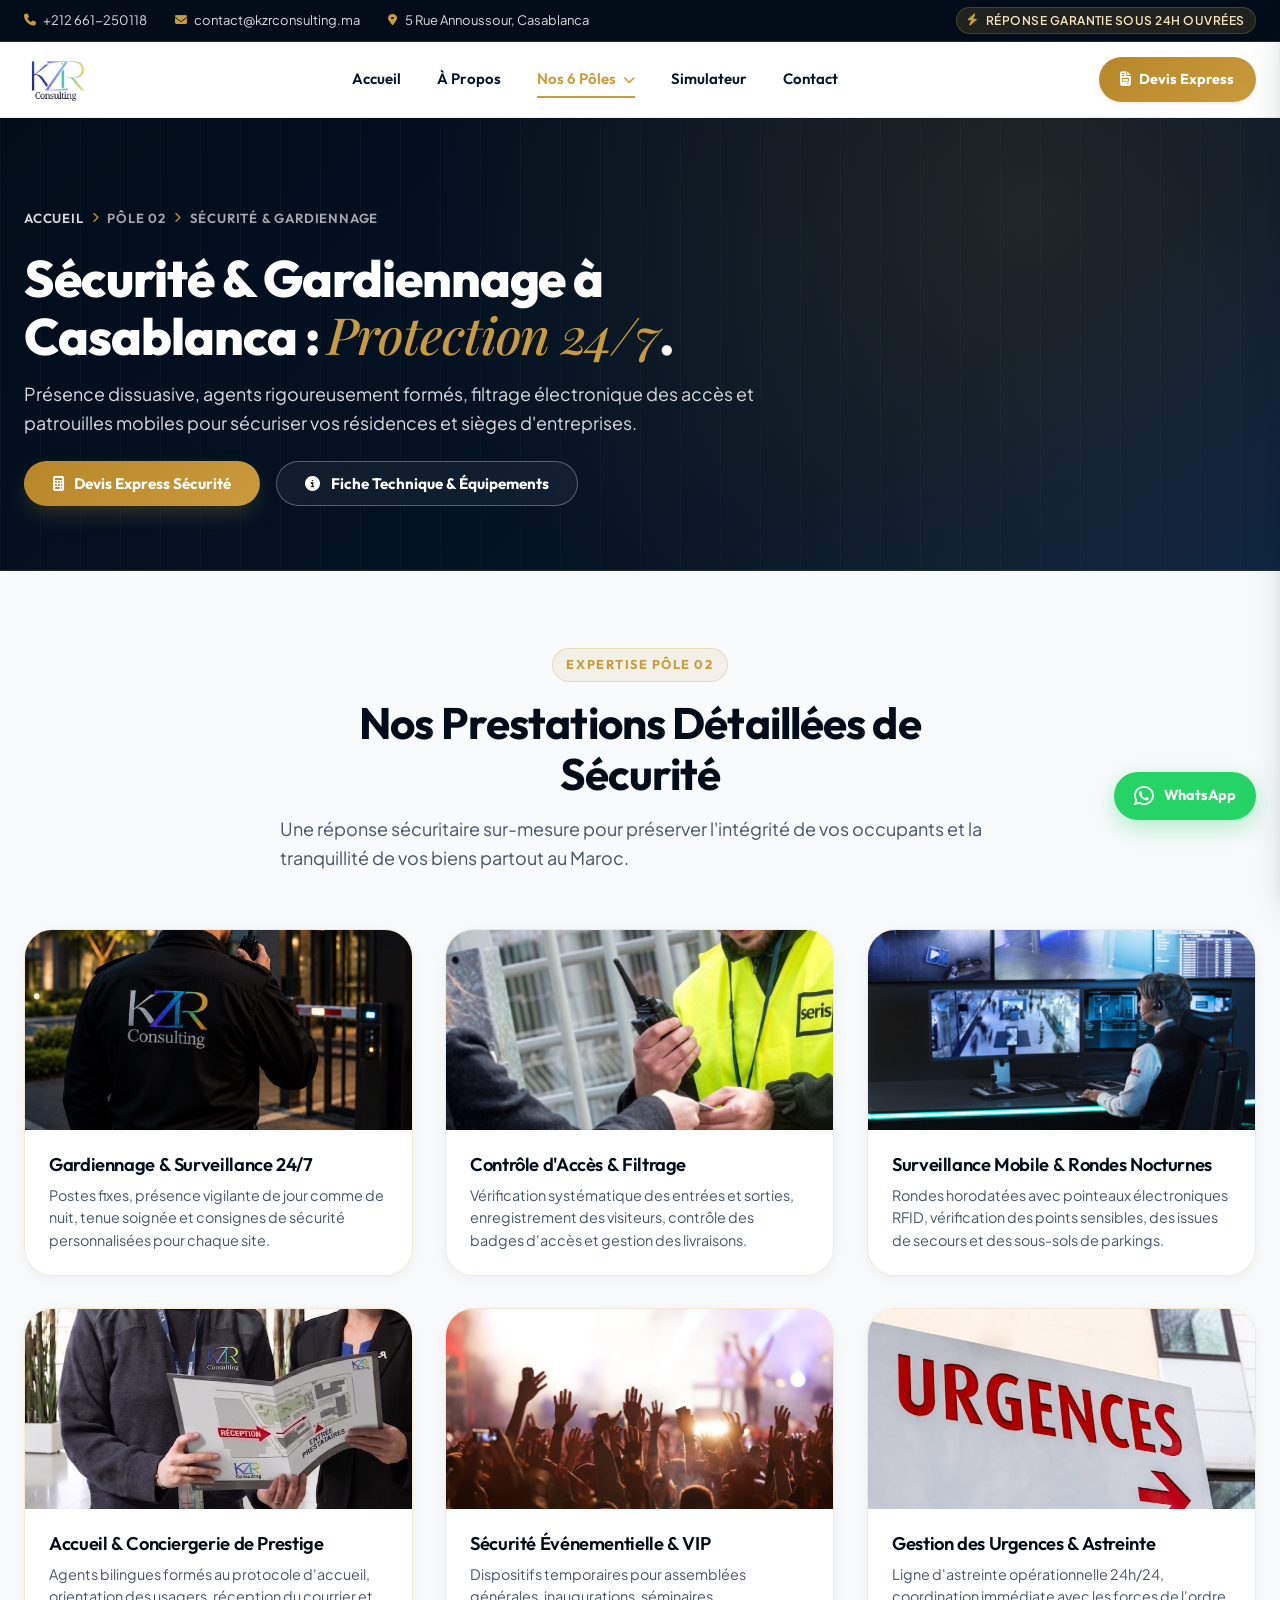
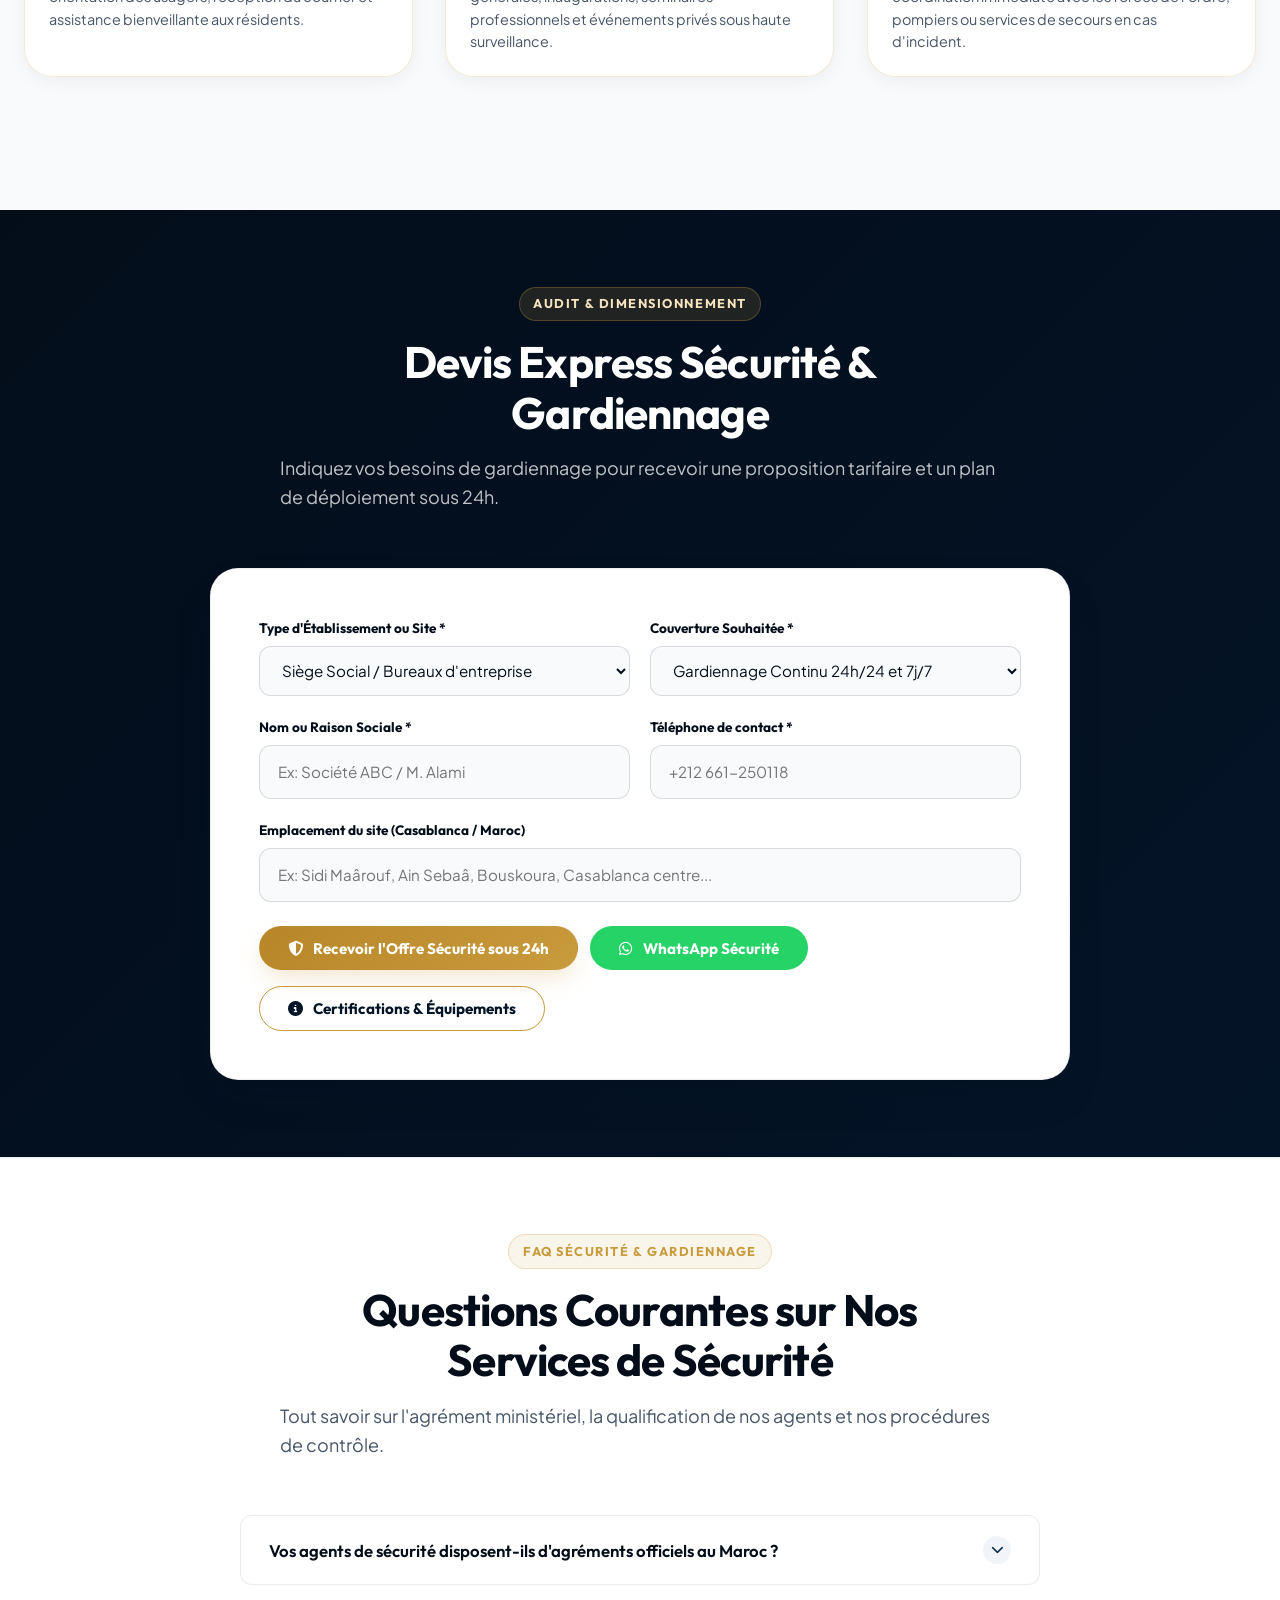
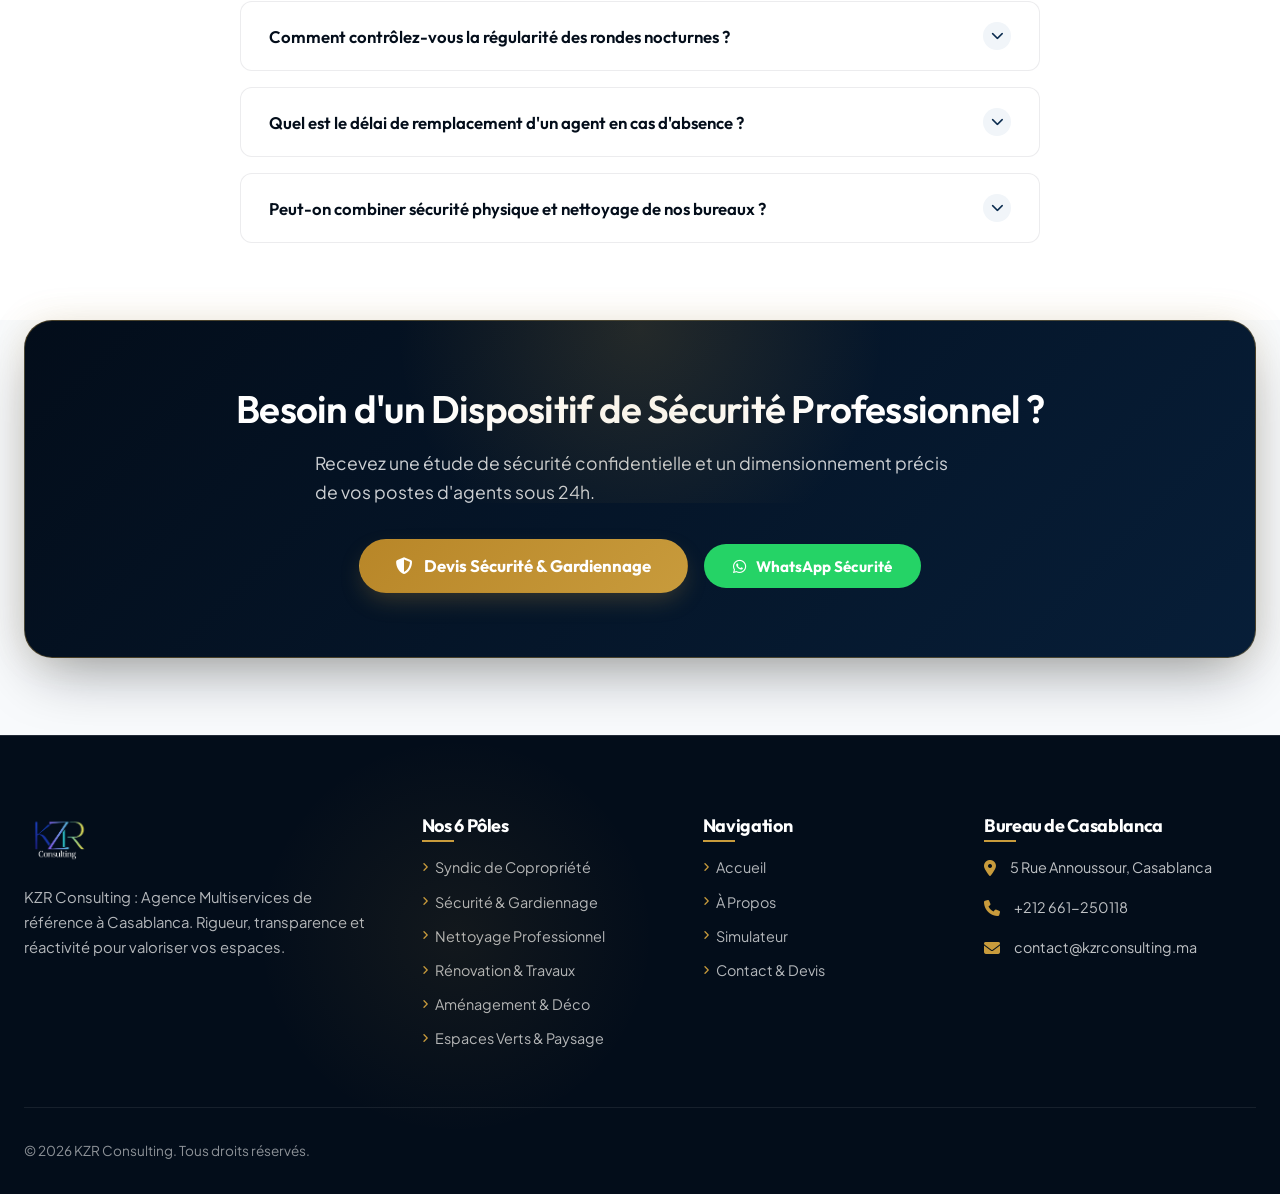
<file: securite.html>
<!DOCTYPE html>
<html lang="fr" class="scroll-smooth">
<head>
  <meta charset="UTF-8">
  <meta name="viewport" content="width=device-width, initial-scale=1.0">
  <title>Sécurité & Gardiennage à Casablanca & Maroc | KZR Consulting</title>
  <meta name="description" content="Protection physique 24/7, agents qualifiés, contrôle d'accès rigoureux et rondes mobiles pour résidences, sièges sociaux et sites industriels au Maroc.">
  <link rel="icon" type="image/png" href="assets/images/logo_header.png">

  <link rel="stylesheet" href="https://cdnjs.cloudflare.com/ajax/libs/font-awesome/6.5.1/css/all.min.css">
  <link rel="stylesheet" href="assets/css/variables.css">
  <link rel="stylesheet" href="assets/css/base.css">
  <link rel="stylesheet" href="assets/css/layout.css">
  <link rel="stylesheet" href="assets/css/components.css">
  <link rel="stylesheet" href="assets/css/pages.css">
</head>
<body>

  <!-- Top Announcement Bar -->
  <aside class="kzr-topbar" aria-label="Contact rapide">
    <div class="container kzr-topbar-inner">
      <div class="kzr-topbar-info">
        <a href="tel:+212661250118" class="kzr-topbar-link"><i class="fa-solid fa-phone"></i> +212 661-250118</a>
        <a href="mailto:contact@kzrconsulting.ma" class="kzr-topbar-link"><i class="fa-solid fa-envelope"></i> contact@kzrconsulting.ma</a>
        <span class="kzr-topbar-link"><i class="fa-solid fa-location-dot"></i> 5 Rue Annoussour, Casablanca</span>
      </div>
      <div class="kzr-topbar-sla"><i class="fa-solid fa-bolt"></i> Réponse garantie sous 24h ouvrées</div>
    </div>
  </aside>

  <!-- Sticky Header -->
  <header class="kzr-header">
    <div class="container kzr-header-inner">
      <a href="index.html" class="kzr-brand" aria-label="KZR Consulting — Accueil">
        <img src="assets/images/logo_header.png" alt="Logo KZR Consulting" class="kzr-brand-logo">
      </a>

      <nav class="kzr-nav-desktop">
        <ul class="kzr-nav-list">
          <li class="kzr-nav-item"><a href="index.html" class="kzr-nav-link">Accueil</a></li>
          <li class="kzr-nav-item"><a href="a-propos.html" class="kzr-nav-link">À Propos</a></li>
          <li class="kzr-nav-item">
            <a href="index.html#les-poles" class="kzr-nav-link kzr-dropdown-toggle active" id="services-btn">
              <span>Nos 6 Pôles</span><i class="fa-solid fa-chevron-down"></i>
            </a>
            <div class="kzr-dropdown-menu" role="menu">
              <div class="kzr-dropdown-grid">
                <a href="syndic.html" class="kzr-dropdown-card">
                  <div class="kzr-dropdown-icon"><i class="fa-solid fa-building-user"></i></div>
                  <div class="kzr-dropdown-content"><h4>Syndic de Copropriété</h4><p>Gestion rigoureuse & Loi 18-00</p></div>
                </a>
                <a href="securite.html" class="kzr-dropdown-card" style="background-color: var(--color-slate-50); border-color: rgba(200,155,60,0.3);">
                  <div class="kzr-dropdown-icon" style="background: var(--accent-gold); color: #fff;"><i class="fa-solid fa-shield-halved"></i></div>
                  <div class="kzr-dropdown-content"><h4>Sécurité & Gardiennage</h4><p>Protection 24/7 & rondes</p></div>
                </a>
                <a href="nettoyage.html" class="kzr-dropdown-card">
                  <div class="kzr-dropdown-icon"><i class="fa-solid fa-broom"></i></div>
                  <div class="kzr-dropdown-content"><h4>Nettoyage Professionnel</h4><p>Hygiène & vitrerie certifiée</p></div>
                </a>
                <a href="renovation.html" class="kzr-dropdown-card">
                  <div class="kzr-dropdown-icon"><i class="fa-solid fa-trowel-bricks"></i></div>
                  <div class="kzr-dropdown-content"><h4>Rénovation & Travaux</h4><p>Second œuvre & étanchéité</p></div>
                </a>
                <a href="amenagement-decoration.html" class="kzr-dropdown-card">
                  <div class="kzr-dropdown-icon"><i class="fa-solid fa-couch"></i></div>
                  <div class="kzr-dropdown-content"><h4>Aménagement & Déco</h4><p>Plans 3D & agencement</p></div>
                </a>
                <a href="espaces-verts.html" class="kzr-dropdown-card">
                  <div class="kzr-dropdown-icon"><i class="fa-solid fa-tree"></i></div>
                  <div class="kzr-dropdown-content"><h4>Espaces Verts & Paysage</h4><p>Création & arrosage auto</p></div>
                </a>
              </div>
            </div>
          </li>
          <li class="kzr-nav-item"><a href="index.html#simulateur" class="kzr-nav-link">Simulateur</a></li>
          <li class="kzr-nav-item"><a href="contact.html" class="kzr-nav-link">Contact</a></li>
        </ul>
      </nav>

      <div class="kzr-header-actions">
        <a href="contact.html" class="kzr-nav-btn kzr-btn-quote"><i class="fa-solid fa-file-invoice"></i> Devis Express</a>
        <button type="button" class="kzr-menu-toggle" aria-label="Menu"><i class="fa-solid fa-bars"></i></button>
      </div>
    </div>
  </header>

  <!-- Mobile Drawer -->
  <div class="kzr-drawer-backdrop"></div>
  <aside class="kzr-mobile-drawer">
    <div class="kzr-drawer-header">
      <img src="assets/images/logo_header.png" alt="KZR Consulting" style="height: 38px;">
      <button type="button" class="kzr-drawer-close"><i class="fa-solid fa-xmark"></i></button>
    </div>
    <div class="kzr-drawer-body">
      <ul class="kzr-drawer-list">
        <li><a href="index.html" class="kzr-drawer-link">Accueil</a></li>
        <li><a href="a-propos.html" class="kzr-drawer-link">À Propos</a></li>
        <li>
          <a href="#" class="kzr-drawer-link kzr-drawer-submenu-toggle">
            <span>Nos 6 Pôles</span><i class="fa-solid fa-chevron-down"></i>
          </a>
          <ul class="kzr-drawer-sublist open">
            <li><a href="syndic.html" class="kzr-drawer-sublink">Syndic de Copropriété</a></li>
            <li><a href="securite.html" class="kzr-drawer-sublink active" style="color: var(--accent-gold);">Sécurité & Gardiennage</a></li>
            <li><a href="nettoyage.html" class="kzr-drawer-sublink">Nettoyage Professionnel</a></li>
            <li><a href="renovation.html" class="kzr-drawer-sublink">Rénovation & Travaux</a></li>
            <li><a href="amenagement-decoration.html" class="kzr-drawer-sublink">Aménagement & Déco</a></li>
            <li><a href="espaces-verts.html" class="kzr-drawer-sublink">Espaces Verts</a></li>
          </ul>
        </li>
        <li><a href="index.html#simulateur" class="kzr-drawer-link">Simulateur</a></li>
        <li><a href="contact.html" class="kzr-drawer-link">Contact</a></li>
      </ul>
    </div>
    <div class="kzr-drawer-footer">
      <a href="contact.html" class="kzr-btn kzr-btn-gold kzr-drawer-cta">Demander un Devis Sécurité</a>
    </div>
  </aside>

  <!-- Hero Banner -->
  <section class="kzr-page-hero">
    <div class="kzr-page-hero-pattern"></div>
    <div class="container">
      <nav class="kzr-breadcrumbs" aria-label="Fil d'Ariane">
        <a href="index.html">Accueil</a>
        <i class="fa-solid fa-chevron-right"></i>
        <span>Pôle 02</span>
        <i class="fa-solid fa-chevron-right"></i>
        <span>Sécurité & Gardiennage</span>
      </nav>
      <h1 class="kzr-page-hero-title">
        Sécurité & Gardiennage à Casablanca : <span class="luxury-serif">Protection 24/7</span>.
      </h1>
      <p class="kzr-page-hero-subtitle">
        Présence dissuasive, agents rigoureusement formés, filtrage électronique des accès et patrouilles mobiles pour sécuriser vos résidences et sièges d'entreprises.
      </p>
      <div style="margin-top: 1.5rem; display: flex; flex-wrap: wrap; gap: 1rem; align-items: center;">
        <a href="#devis-rapide" class="kzr-btn kzr-btn-gold gold-shimmer-btn">
          <i class="fa-solid fa-calculator"></i>
          <span>Devis Express Sécurité</span>
        </a>
        <button type="button" class="kzr-btn kzr-btn-outline-white kzr-pole-deep-dive-btn" data-pole-open="securite" aria-label="Consulter les spécifications et certifications du Pôle Sécurité">
          <i class="fa-solid fa-circle-info"></i>
          <span>Fiche Technique & Équipements</span>
        </button>
      </div>
    </div>
  </section>

  <!-- Prestations Grid -->
  <section class="section">
    <div class="container">
      <div class="section-header">
        <span class="eyebrow">Expertise Pôle 02</span>
        <h2 class="section-title">Nos Prestations Détaillées de Sécurité</h2>
        <p class="section-subtitle">
          Une réponse sécuritaire sur-mesure pour préserver l'intégrité de vos occupants et la tranquillité de vos biens partout au Maroc.
        </p>
      </div>

      <div class="kzr-service-prestations-grid">
        <div class="kzr-prestation-card tilt-card glass-card">
          <div class="kzr-prestation-thumb">
            <img src="assets/images/securite-gardiennage.jpg" alt="Gardiennage physique 24/7" class="kzr-prestation-img">
          </div>
          <div class="kzr-prestation-body">
            <h4>Gardiennage & Surveillance 24/7</h4>
            <p>Postes fixes, présence vigilante de jour comme de nuit, tenue soignée et consignes de sécurité personnalisées pour chaque site.</p>
          </div>
        </div>

        <div class="kzr-prestation-card tilt-card glass-card">
          <div class="kzr-prestation-thumb">
            <img src="assets/images/securite-acces.jpg" alt="Contrôle d'accès et filtrage" class="kzr-prestation-img">
          </div>
          <div class="kzr-prestation-body">
            <h4>Contrôle d'Accès & Filtrage</h4>
            <p>Vérification systématique des entrées et sorties, enregistrement des visiteurs, contrôle des badges d'accès et gestion des livraisons.</p>
          </div>
        </div>

        <div class="kzr-prestation-card tilt-card glass-card">
          <div class="kzr-prestation-thumb">
            <img src="assets/images/securite-surveillance-mobile.jpg" alt="Surveillance mobile et rondes" class="kzr-prestation-img">
          </div>
          <div class="kzr-prestation-body">
            <h4>Surveillance Mobile & Rondes Nocturnes</h4>
            <p>Rondes horodatées avec pointeaux électroniques RFID, vérification des points sensibles, des issues de secours et des sous-sols de parkings.</p>
          </div>
        </div>

        <div class="kzr-prestation-card tilt-card glass-card">
          <div class="kzr-prestation-thumb">
            <img src="assets/images/securite-accueil.jpg" alt="Accueil et conciergerie" class="kzr-prestation-img">
          </div>
          <div class="kzr-prestation-body">
            <h4>Accueil & Conciergerie de Prestige</h4>
            <p>Agents bilingues formés au protocole d'accueil, orientation des usagers, réception du courrier et assistance bienveillante aux résidents.</p>
          </div>
        </div>

        <div class="kzr-prestation-card tilt-card glass-card">
          <div class="kzr-prestation-thumb">
            <img src="assets/images/securite-evenementielle.jpg" alt="Sécurité événementielle" class="kzr-prestation-img">
          </div>
          <div class="kzr-prestation-body">
            <h4>Sécurité Événementielle & VIP</h4>
            <p>Dispositifs temporaires pour assemblées générales, inaugurations, séminaires professionnels et événements privés sous haute surveillance.</p>
          </div>
        </div>

        <div class="kzr-prestation-card tilt-card glass-card">
          <div class="kzr-prestation-thumb">
            <img src="assets/images/securite-urgences.jpg" alt="Gestion des urgences et astreinte" class="kzr-prestation-img">
          </div>
          <div class="kzr-prestation-body">
            <h4>Gestion des Urgences & Astreinte</h4>
            <p>Ligne d'astreinte opérationnelle 24h/24, coordination immédiate avec les forces de l'ordre, pompiers ou services de secours en cas d'incident.</p>
          </div>
        </div>
      </div>
    </div>
  </section>

  <!-- ==================== QUICK DEVIS WIDGET SÉCURITÉ ==================== -->
  <section class="section section-dark" id="devis-rapide" style="background: linear-gradient(135deg, var(--color-navy-950), var(--color-navy-900));">
    <div class="container">
      <div class="section-header">
        <span class="eyebrow eyebrow-dark">Audit & Dimensionnement</span>
        <h2 class="section-title">Devis Express Sécurité & Gardiennage</h2>
        <p class="section-subtitle">
          Indiquez vos besoins de gardiennage pour recevoir une proposition tarifaire et un plan de déploiement sous 24h.
        </p>
      </div>

      <div class="kzr-form-card glass-card-dark" style="max-width: 860px; margin: 0 auto;">
        <form class="kzr-quick-devis-form" data-pole="securite">
          <div class="kzr-form-grid">
            <div class="kzr-form-group">
              <label class="kzr-form-label" for="sec-site">Type d'Établissement ou Site *</label>
              <select id="sec-site" class="kzr-form-select" required>
                <option value="siege-entreprise">Siège Social / Bureaux d'entreprise</option>
                <option value="residence-copropriete">Résidence haut de gamme / Copropriété</option>
                <option value="site-industriel">Site Industriel / Dépôt / Plateforme logistique</option>
                <option value="chantier">Chantier de Construction / Bâtiment</option>
                <option value="evenementiel">Événement d'entreprise / Salon / VIP</option>
              </select>
            </div>
            <div class="kzr-form-group">
              <label class="kzr-form-label" for="sec-horaires">Couverture Souhaitée *</label>
              <select id="sec-horaires" class="kzr-form-select" required>
                <option value="24-7">Gardiennage Continu 24h/24 et 7j/7</option>
                <option value="nuit-weekend">Surveillance Nuit + Week-ends & Jours fériés</option>
                <option value="jour-ouvrable">Poste de Jour (08h00 - 19h00)</option>
                <option value="rondes">Rondes de Sécurité Périodiques programmées</option>
              </select>
            </div>
            <div class="kzr-form-group">
              <label class="kzr-form-label" for="sec-nom">Nom ou Raison Sociale *</label>
              <input type="text" id="sec-nom" class="kzr-form-input" placeholder="Ex: Société ABC / M. Alami" required>
            </div>
            <div class="kzr-form-group">
              <label class="kzr-form-label" for="sec-tel">Téléphone de contact *</label>
              <input type="tel" id="sec-tel" class="kzr-form-input" placeholder="+212 661-250118" required>
            </div>
            <div class="kzr-form-group col-span-2">
              <label class="kzr-form-label" for="sec-ville">Emplacement du site (Casablanca / Maroc)</label>
              <input type="text" id="sec-ville" class="kzr-form-input" placeholder="Ex: Sidi Maârouf, Ain Sebaâ, Bouskoura, Casablanca centre...">
            </div>
          </div>
          <div style="margin-top: 1.5rem; display: flex; flex-wrap: wrap; gap: 1rem; align-items: center; justify-content: space-between;">
            <div style="display: flex; gap: 0.75rem; flex-wrap: wrap;">
              <button type="submit" class="kzr-btn kzr-btn-gold gold-shimmer-btn">
                <i class="fa-solid fa-shield-halved"></i>
                <span>Recevoir l'Offre Sécurité sous 24h</span>
              </button>
              <a href="https://wa.me/212661250118?text=Bonjour%20KZR,%20je%20souhaite%20un%20devis%20de%20S%C3%A9curit%C3%A9%20Gardiennage" target="_blank" rel="noopener" class="kzr-btn" style="background:#25D366; color:#fff;">
                <i class="fa-brands fa-whatsapp"></i>
                <span>WhatsApp Sécurité</span>
              </a>
            </div>
            <button type="button" class="kzr-btn kzr-btn-outline-gold kzr-pole-deep-dive-btn" data-pole-open="securite">
              <i class="fa-solid fa-circle-info"></i>
              <span>Certifications & Équipements</span>
            </button>
          </div>
        </form>
      </div>
    </div>
  </section>

  <!-- ==================== FAQ ACCORDION SÉCURITÉ ==================== -->
  <section class="section" style="background-color: var(--color-white); border-top: 1px solid var(--border-light);">
    <div class="container">
      <div class="section-header">
        <span class="eyebrow">FAQ Sécurité & Gardiennage</span>
        <h2 class="section-title">Questions Courantes sur Nos Services de Sécurité</h2>
        <p class="section-subtitle">
          Tout savoir sur l'agrément ministériel, la qualification de nos agents et nos procédures de contrôle.
        </p>
      </div>

      <div class="kzr-faq-list">
        <div class="kzr-faq-item">
          <button type="button" class="kzr-faq-trigger" aria-expanded="false">
            <span>Vos agents de sécurité disposent-ils d'agréments officiels au Maroc ?</span>
            <span class="kzr-faq-icon"><i class="fa-solid fa-chevron-down"></i></span>
          </button>
          <div class="kzr-faq-content">
            <div class="kzr-faq-inner">
              Oui, toutes nos prestations de sécurité privée et de gardiennage sont exercées en stricte conformité avec la réglementation marocaine régissant le secteur, sous agrément officiel du Ministère de l'Intérieur. Nos agents sont assermentés, titulaires d'un casier judiciaire vierge et régulièrement formés.
            </div>
          </div>
        </div>

        <div class="kzr-faq-item">
          <button type="button" class="kzr-faq-trigger" aria-expanded="false">
            <span>Comment contrôlez-vous la régularité des rondes nocturnes ?</span>
            <span class="kzr-faq-icon"><i class="fa-solid fa-chevron-down"></i></span>
          </button>
          <div class="kzr-faq-content">
            <div class="kzr-faq-inner">
              Nos agents utilisent des pointeaux électroniques RFID / GPS infalsifiables. Chaque point de contrôle (issues de secours, toitures, sous-sols) est scanné lors de chaque passage. Un rapport informatisé horodaté est généré et transmis au client chaque matin.
            </div>
          </div>
        </div>

        <div class="kzr-faq-item">
          <button type="button" class="kzr-faq-trigger" aria-expanded="false">
            <span>Quel est le délai de remplacement d'un agent en cas d'absence ?</span>
            <span class="kzr-faq-icon"><i class="fa-solid fa-chevron-down"></i></span>
          </button>
          <div class="kzr-faq-content">
            <div class="kzr-faq-inner">
              KZR Consulting dispose d'une équipe opérationnelle de réserve permanente à Casablanca. En cas de congé ou d'imprévu, un agent remplaçant préalablement formé aux spécificités de votre site est déployé en moins de 60 minutes.
            </div>
          </div>
        </div>

        <div class="kzr-faq-item">
          <button type="button" class="kzr-faq-trigger" aria-expanded="false">
            <span>Peut-on combiner sécurité physique et nettoyage de nos bureaux ?</span>
            <span class="kzr-faq-icon"><i class="fa-solid fa-chevron-down"></i></span>
          </button>
          <div class="kzr-faq-content">
            <div class="kzr-faq-inner">
              Tout à fait ! Notre formule Synergie Multiservices permet de coordonner les équipes de sécurité et de propreté sous la supervision d'un chef de site KZR unique, avec une nette réduction de vos coûts de gestion.
            </div>
          </div>
        </div>
      </div>
    </div>
  </section>

  <!-- CTA Banner -->
  <section class="section" style="padding-top: 0;">
    <div class="container">
      <div class="kzr-cta-banner">
        <h3>Besoin d'un Dispositif de Sécurité Professionnel ?</h3>
        <p>Recevez une étude de sécurité confidentielle et un dimensionnement précis de vos postes d'agents sous 24h.</p>
        <div class="kzr-cta-banner-actions">
          <a href="contact.html" class="kzr-btn kzr-btn-gold kzr-btn-lg"><i class="fa-solid fa-shield-halved"></i> Devis Sécurité & Gardiennage</a>
          <a href="https://wa.me/212661250118?text=Bonjour%20KZR,%20je%20souhaite%20des%20infos%20sur%20la%20S%C3%A9curit%C3%A9" target="_blank" rel="noopener" class="kzr-btn" style="background:#25D366; color:#fff;"><i class="fa-brands fa-whatsapp"></i> WhatsApp Sécurité</a>
        </div>
      </div>
    </div>
  </section>

  <!-- Shared Luxury Footer -->
  <footer class="kzr-footer">
    <div class="container">
      <div class="kzr-footer-grid">
        <div class="kzr-footer-col">
          <img src="assets/images/logo_footer.png" alt="KZR Consulting" class="kzr-footer-logo">
          <p class="kzr-footer-desc">KZR Consulting : Agence Multiservices de référence à Casablanca. Rigueur, transparence et réactivité pour valoriser vos espaces.</p>
        </div>
        <div class="kzr-footer-col">
          <h4>Nos 6 Pôles</h4>
          <nav class="kzr-footer-nav">
            <a href="syndic.html"><i class="fa-solid fa-angle-right"></i> Syndic de Copropriété</a>
            <a href="securite.html"><i class="fa-solid fa-angle-right"></i> Sécurité & Gardiennage</a>
            <a href="nettoyage.html"><i class="fa-solid fa-angle-right"></i> Nettoyage Professionnel</a>
            <a href="renovation.html"><i class="fa-solid fa-angle-right"></i> Rénovation & Travaux</a>
            <a href="amenagement-decoration.html"><i class="fa-solid fa-angle-right"></i> Aménagement & Déco</a>
            <a href="espaces-verts.html"><i class="fa-solid fa-angle-right"></i> Espaces Verts & Paysage</a>
          </nav>
        </div>
        <div class="kzr-footer-col">
          <h4>Navigation</h4>
          <nav class="kzr-footer-nav">
            <a href="index.html"><i class="fa-solid fa-angle-right"></i> Accueil</a>
            <a href="a-propos.html"><i class="fa-solid fa-angle-right"></i> À Propos</a>
            <a href="index.html#simulateur"><i class="fa-solid fa-angle-right"></i> Simulateur</a>
            <a href="contact.html"><i class="fa-solid fa-angle-right"></i> Contact & Devis</a>
          </nav>
        </div>
        <div class="kzr-footer-col">
          <h4>Bureau de Casablanca</h4>
          <div class="kzr-footer-contact-list">
            <div class="kzr-footer-contact-item"><i class="fa-solid fa-location-dot"></i><span>5 Rue Annoussour, Casablanca</span></div>
            <div class="kzr-footer-contact-item"><i class="fa-solid fa-phone"></i><a href="tel:+212661250118" style="color:inherit;">+212 661-250118</a></div>
            <div class="kzr-footer-contact-item"><i class="fa-solid fa-envelope"></i><a href="mailto:contact@kzrconsulting.ma" style="color:inherit;">contact@kzrconsulting.ma</a></div>
          </div>
        </div>
      </div>
      <div class="kzr-footer-bottom">
        <div>&copy; 2026 KZR Consulting. Tous droits réservés.</div>
      </div>
    </div>
  </footer>

  <aside class="kzr-floating-actions">
    <a href="https://wa.me/212661250118?text=Bonjour%20KZR%20Consulting" target="_blank" rel="noopener" class="kzr-floating-whatsapp"><i class="fa-brands fa-whatsapp"></i><span>WhatsApp</span></a>
    <button type="button" class="kzr-back-to-top"><i class="fa-solid fa-arrow-up"></i></button>
  </aside>

  <!-- ==================== POLE DEEP-DIVE MODAL SKELETON ==================== -->
  <div id="kzr-pole-modal" class="kzr-modal" role="dialog" aria-modal="true" aria-hidden="true" aria-labelledby="kzr-modal-title">
    <div class="kzr-modal-backdrop" id="kzr-modal-backdrop" data-modal-close></div>
    <div class="kzr-modal-dialog" role="document">
      <button type="button" class="kzr-modal-close" id="kzr-modal-close-btn" data-modal-close aria-label="Fermer la fenêtre de détail">
        <i class="fa-solid fa-xmark"></i>
      </button>
      <div class="kzr-modal-content" id="kzr-modal-dynamic-content">
        <!-- Content dynamically rendered via modal.js -->
      </div>
    </div>
  </div>

  <script src="assets/js/main.js"></script>
  <script src="assets/js/interactive.js"></script>
  <script src="assets/js/modal.js"></script>
  <script src="assets/js/contact.js"></script>
</body>
</html>
</file>
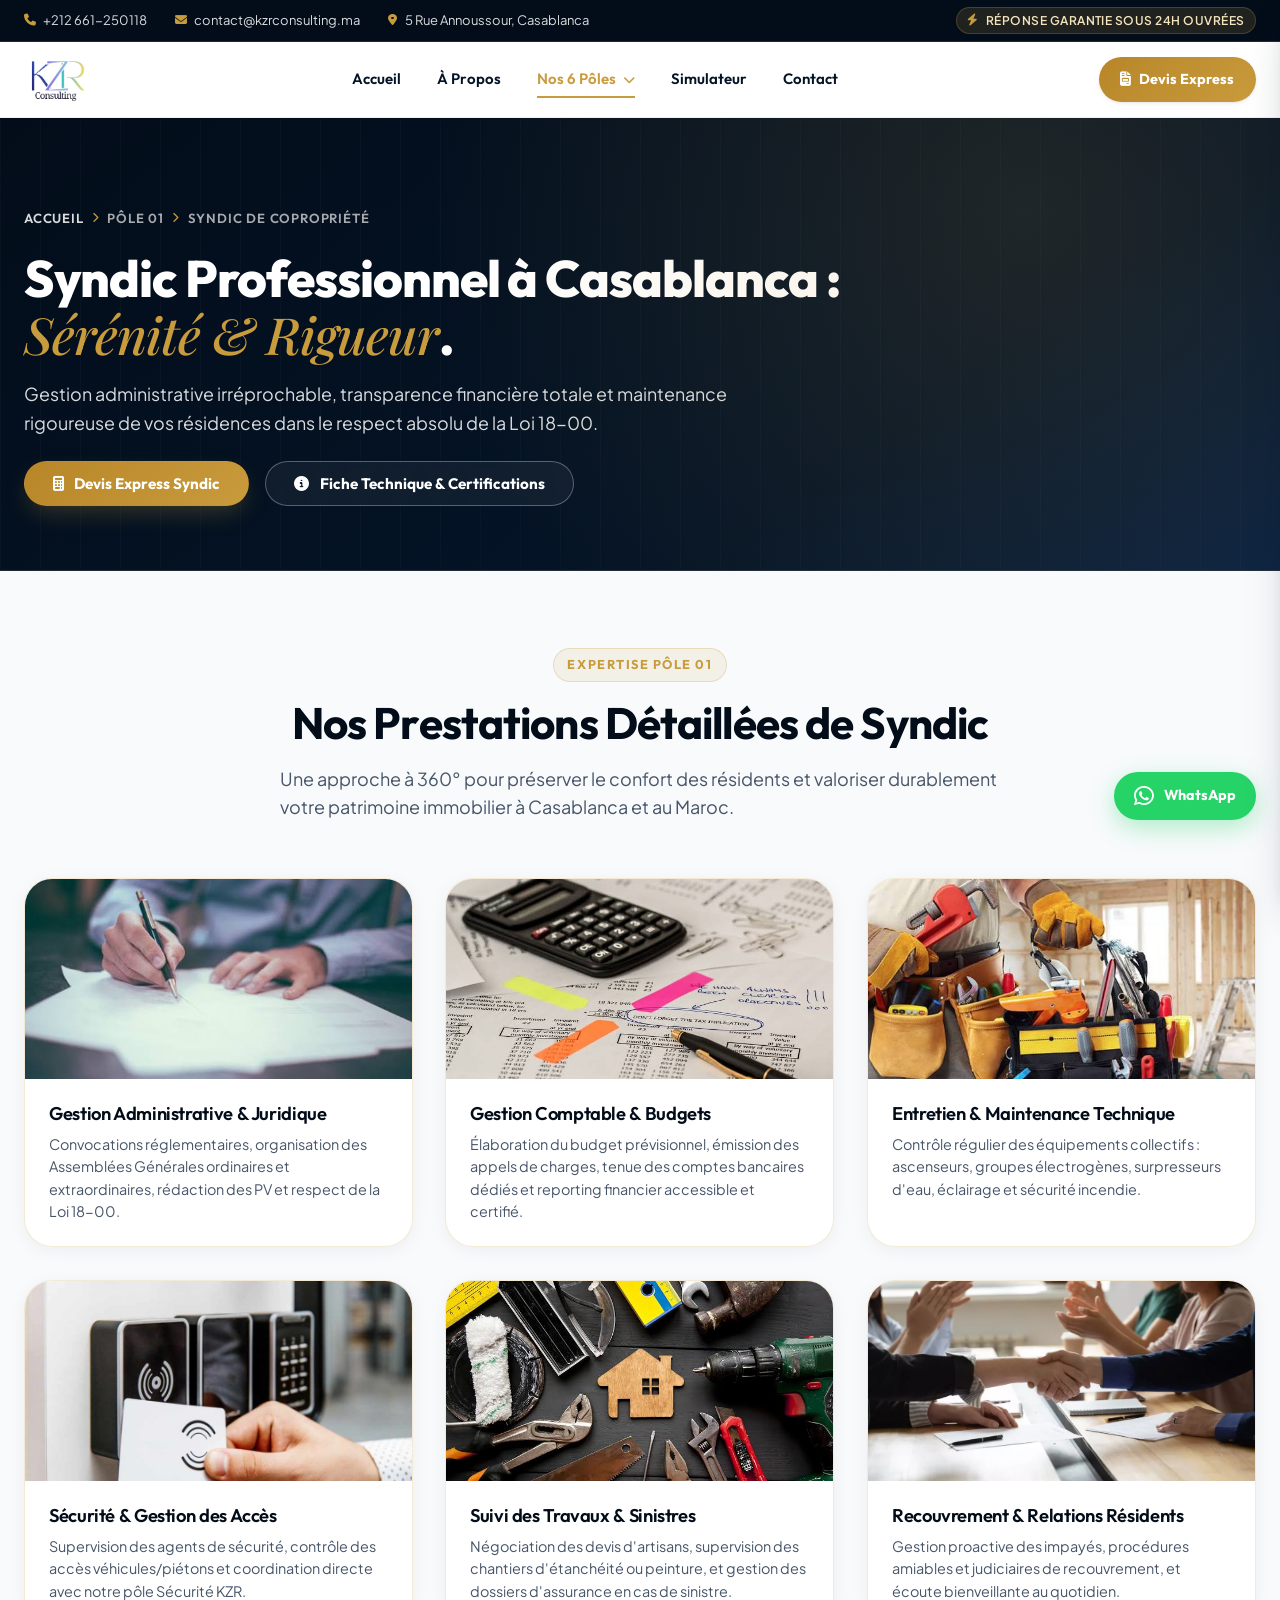
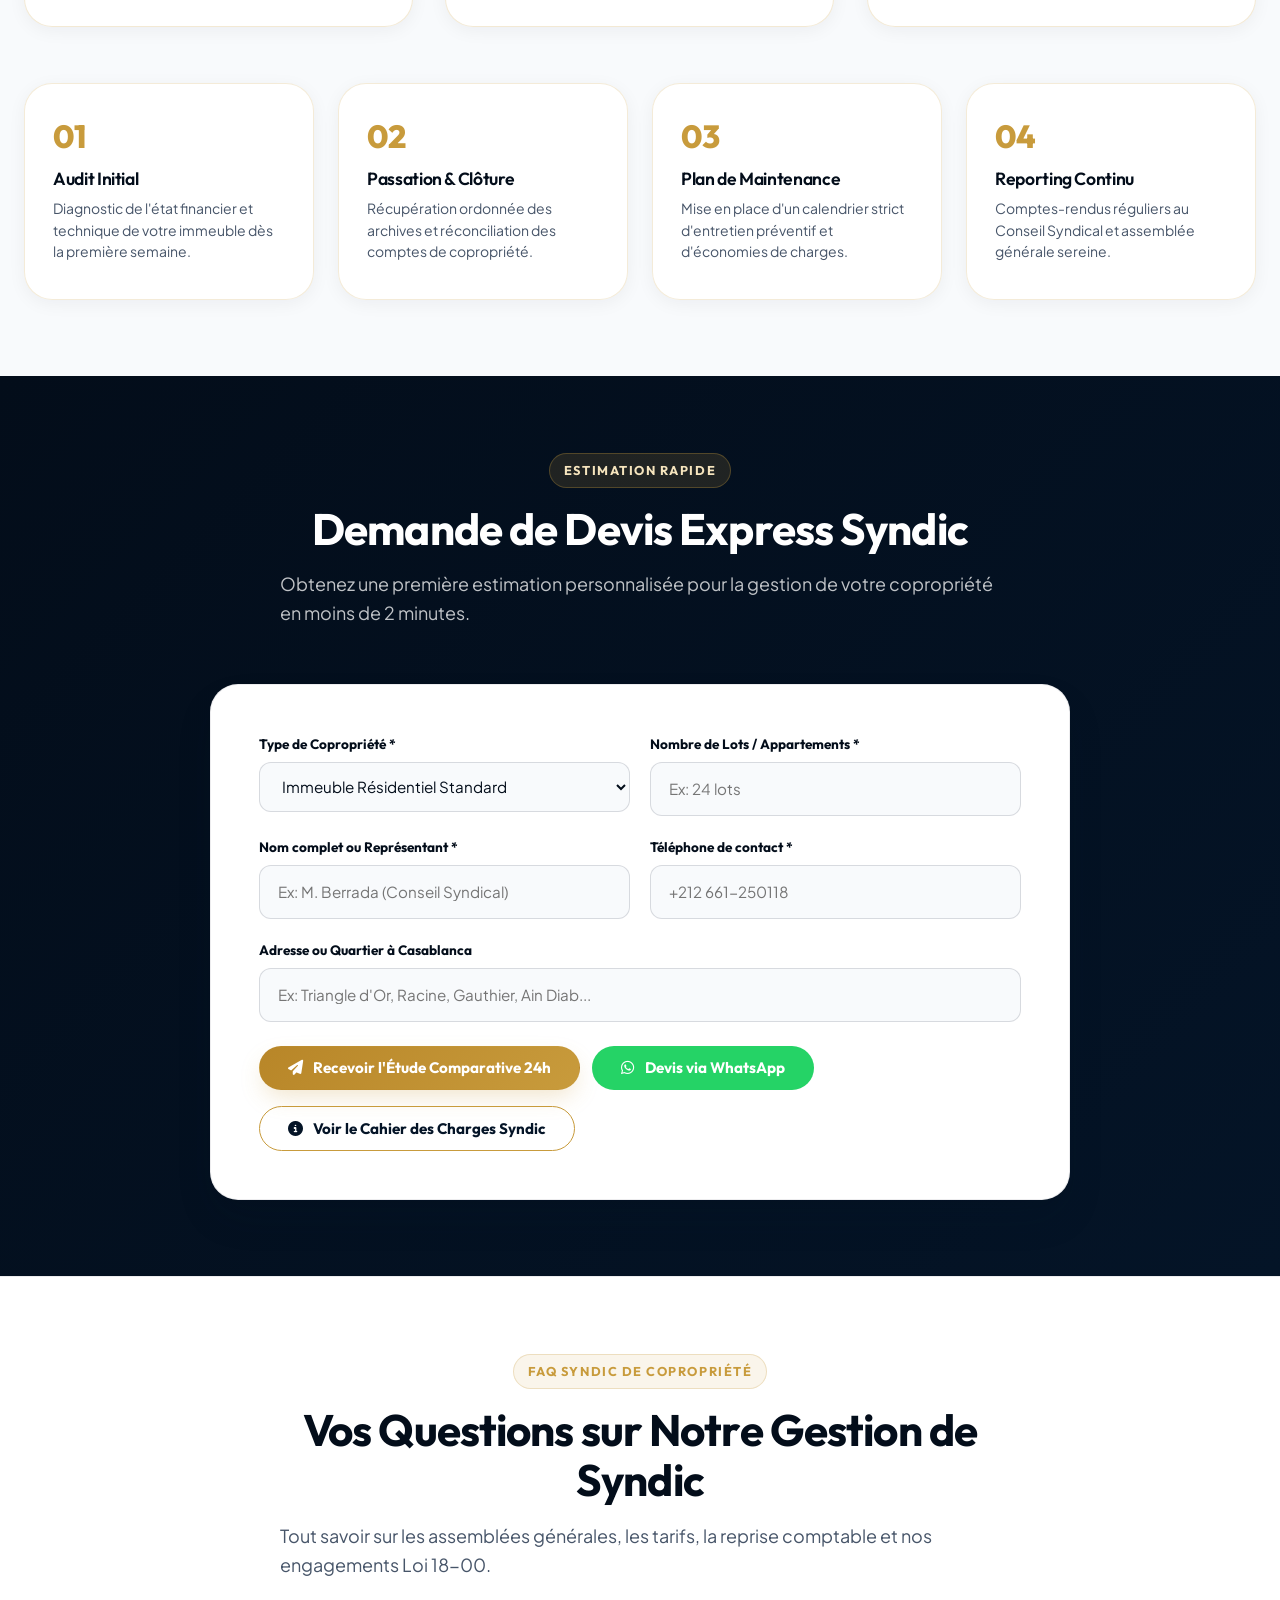
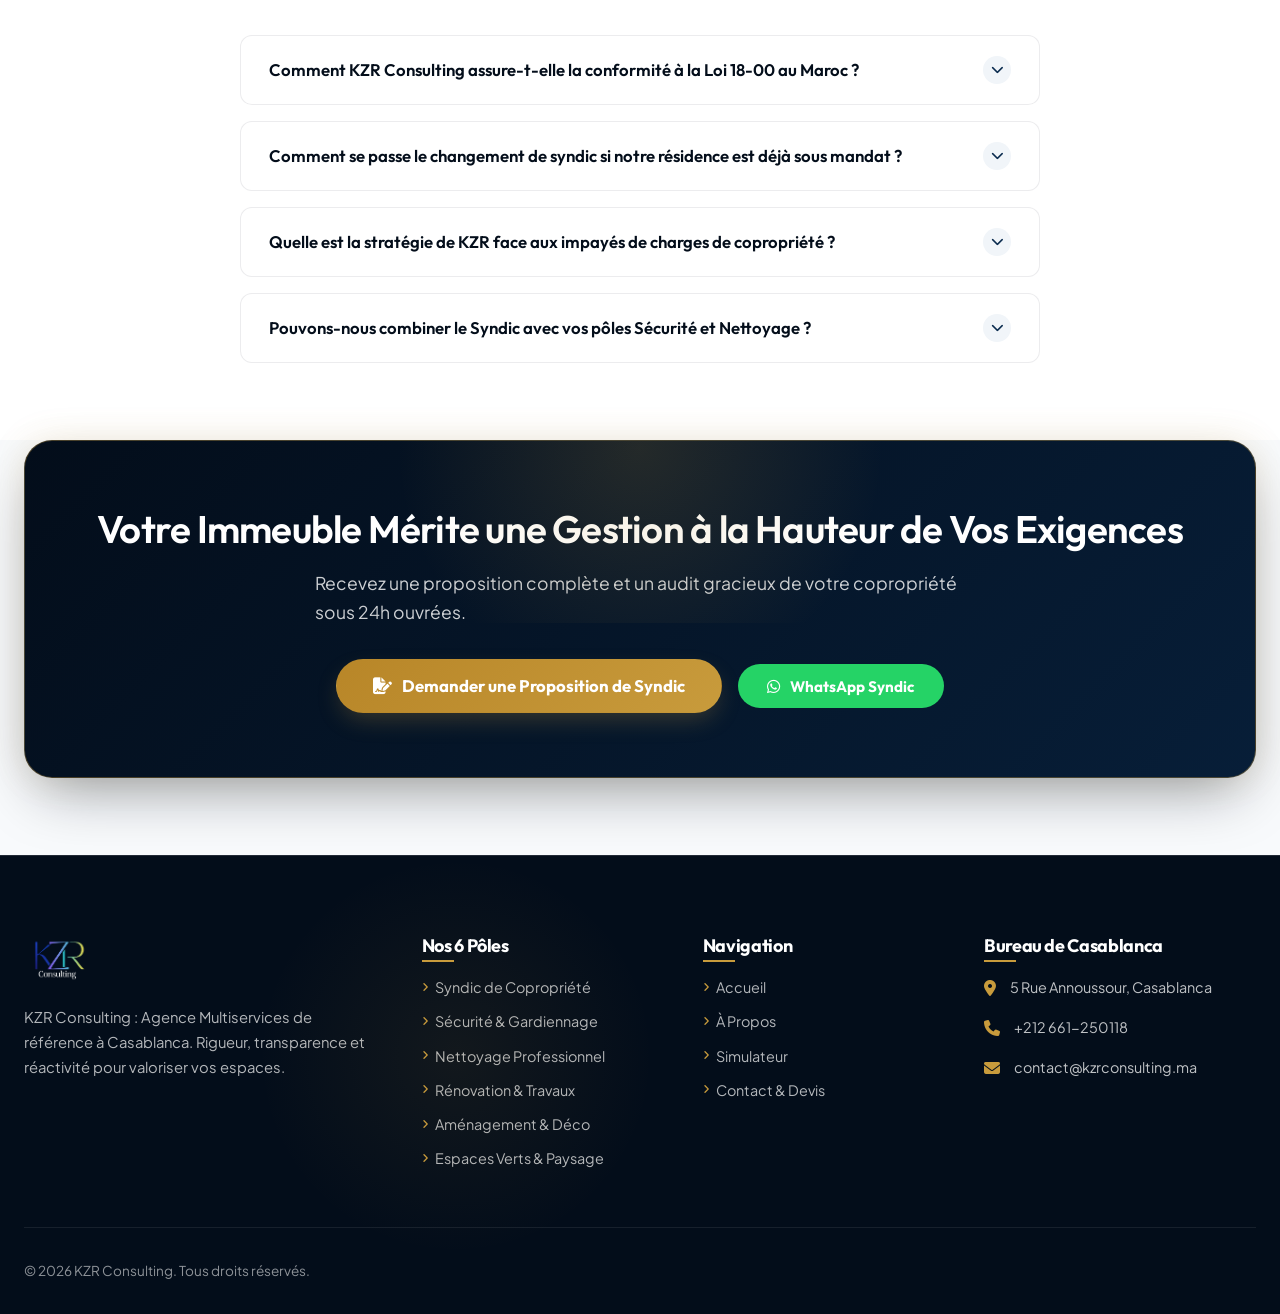
<file: syndic.html>
<!DOCTYPE html>
<html lang="fr" class="scroll-smooth">
<head>
  <meta charset="UTF-8">
  <meta name="viewport" content="width=device-width, initial-scale=1.0">
  <title>Syndic de Copropriété à Casablanca & Maroc | KZR Consulting</title>
  <meta name="description" content="Gestion de copropriété rigoureuse, transparente et conforme à la loi 18-00 partout au Maroc. Suivi comptable, maintenance préventive et assemblées générales claires.">
  <link rel="icon" type="image/png" href="assets/images/logo_header.png">

  <link rel="stylesheet" href="https://cdnjs.cloudflare.com/ajax/libs/font-awesome/6.5.1/css/all.min.css">
  <link rel="stylesheet" href="assets/css/variables.css">
  <link rel="stylesheet" href="assets/css/base.css">
  <link rel="stylesheet" href="assets/css/layout.css">
  <link rel="stylesheet" href="assets/css/components.css">
  <link rel="stylesheet" href="assets/css/pages.css">
</head>
<body>

  <!-- Top Announcement Bar -->
  <aside class="kzr-topbar" aria-label="Contact rapide">
    <div class="container kzr-topbar-inner">
      <div class="kzr-topbar-info">
        <a href="tel:+212661250118" class="kzr-topbar-link"><i class="fa-solid fa-phone"></i> +212 661-250118</a>
        <a href="mailto:contact@kzrconsulting.ma" class="kzr-topbar-link"><i class="fa-solid fa-envelope"></i> contact@kzrconsulting.ma</a>
        <span class="kzr-topbar-link"><i class="fa-solid fa-location-dot"></i> 5 Rue Annoussour, Casablanca</span>
      </div>
      <div class="kzr-topbar-sla"><i class="fa-solid fa-bolt"></i> Réponse garantie sous 24h ouvrées</div>
    </div>
  </aside>

  <!-- Sticky Header -->
  <header class="kzr-header">
    <div class="container kzr-header-inner">
      <a href="index.html" class="kzr-brand" aria-label="KZR Consulting — Accueil">
        <img src="assets/images/logo_header.png" alt="Logo KZR Consulting" class="kzr-brand-logo">
      </a>

      <nav class="kzr-nav-desktop">
        <ul class="kzr-nav-list">
          <li class="kzr-nav-item"><a href="index.html" class="kzr-nav-link">Accueil</a></li>
          <li class="kzr-nav-item"><a href="a-propos.html" class="kzr-nav-link">À Propos</a></li>
          <li class="kzr-nav-item">
            <a href="index.html#les-poles" class="kzr-nav-link kzr-dropdown-toggle active" id="services-btn">
              <span>Nos 6 Pôles</span><i class="fa-solid fa-chevron-down"></i>
            </a>
            <div class="kzr-dropdown-menu" role="menu">
              <div class="kzr-dropdown-grid">
                <a href="syndic.html" class="kzr-dropdown-card" style="background-color: var(--color-slate-50); border-color: rgba(200,155,60,0.3);">
                  <div class="kzr-dropdown-icon" style="background: var(--accent-gold); color: #fff;"><i class="fa-solid fa-building-user"></i></div>
                  <div class="kzr-dropdown-content"><h4>Syndic de Copropriété</h4><p>Gestion rigoureuse & Loi 18-00</p></div>
                </a>
                <a href="securite.html" class="kzr-dropdown-card">
                  <div class="kzr-dropdown-icon"><i class="fa-solid fa-shield-halved"></i></div>
                  <div class="kzr-dropdown-content"><h4>Sécurité & Gardiennage</h4><p>Protection 24/7 & rondes</p></div>
                </a>
                <a href="nettoyage.html" class="kzr-dropdown-card">
                  <div class="kzr-dropdown-icon"><i class="fa-solid fa-broom"></i></div>
                  <div class="kzr-dropdown-content"><h4>Nettoyage Professionnel</h4><p>Hygiène & vitrerie certifiée</p></div>
                </a>
                <a href="renovation.html" class="kzr-dropdown-card">
                  <div class="kzr-dropdown-icon"><i class="fa-solid fa-trowel-bricks"></i></div>
                  <div class="kzr-dropdown-content"><h4>Rénovation & Travaux</h4><p>Second œuvre & étanchéité</p></div>
                </a>
                <a href="amenagement-decoration.html" class="kzr-dropdown-card">
                  <div class="kzr-dropdown-icon"><i class="fa-solid fa-couch"></i></div>
                  <div class="kzr-dropdown-content"><h4>Aménagement & Déco</h4><p>Plans 3D & agencement</p></div>
                </a>
                <a href="espaces-verts.html" class="kzr-dropdown-card">
                  <div class="kzr-dropdown-icon"><i class="fa-solid fa-tree"></i></div>
                  <div class="kzr-dropdown-content"><h4>Espaces Verts & Paysage</h4><p>Création & arrosage auto</p></div>
                </a>
              </div>
            </div>
          </li>
          <li class="kzr-nav-item"><a href="index.html#simulateur" class="kzr-nav-link">Simulateur</a></li>
          <li class="kzr-nav-item"><a href="contact.html" class="kzr-nav-link">Contact</a></li>
        </ul>
      </nav>

      <div class="kzr-header-actions">
        <a href="contact.html" class="kzr-nav-btn kzr-btn-quote"><i class="fa-solid fa-file-invoice"></i> Devis Express</a>
        <button type="button" class="kzr-menu-toggle" aria-label="Menu"><i class="fa-solid fa-bars"></i></button>
      </div>
    </div>
  </header>

  <!-- Mobile Drawer -->
  <div class="kzr-drawer-backdrop"></div>
  <aside class="kzr-mobile-drawer">
    <div class="kzr-drawer-header">
      <img src="assets/images/logo_header.png" alt="KZR Consulting" style="height: 38px;">
      <button type="button" class="kzr-drawer-close"><i class="fa-solid fa-xmark"></i></button>
    </div>
    <div class="kzr-drawer-body">
      <ul class="kzr-drawer-list">
        <li><a href="index.html" class="kzr-drawer-link">Accueil</a></li>
        <li><a href="a-propos.html" class="kzr-drawer-link">À Propos</a></li>
        <li>
          <a href="#" class="kzr-drawer-link kzr-drawer-submenu-toggle">
            <span>Nos 6 Pôles</span><i class="fa-solid fa-chevron-down"></i>
          </a>
          <ul class="kzr-drawer-sublist open">
            <li><a href="syndic.html" class="kzr-drawer-sublink active" style="color: var(--accent-gold);">Syndic de Copropriété</a></li>
            <li><a href="securite.html" class="kzr-drawer-sublink">Sécurité & Gardiennage</a></li>
            <li><a href="nettoyage.html" class="kzr-drawer-sublink">Nettoyage Professionnel</a></li>
            <li><a href="renovation.html" class="kzr-drawer-sublink">Rénovation & Travaux</a></li>
            <li><a href="amenagement-decoration.html" class="kzr-drawer-sublink">Aménagement & Déco</a></li>
            <li><a href="espaces-verts.html" class="kzr-drawer-sublink">Espaces Verts</a></li>
          </ul>
        </li>
        <li><a href="index.html#simulateur" class="kzr-drawer-link">Simulateur</a></li>
        <li><a href="contact.html" class="kzr-drawer-link">Contact</a></li>
      </ul>
    </div>
    <div class="kzr-drawer-footer">
      <a href="contact.html" class="kzr-btn kzr-btn-gold kzr-drawer-cta">Demander un Devis Syndic</a>
    </div>
  </aside>

  <!-- Hero Banner -->
  <section class="kzr-page-hero">
    <div class="kzr-page-hero-pattern"></div>
    <div class="container">
      <nav class="kzr-breadcrumbs" aria-label="Fil d'Ariane">
        <a href="index.html">Accueil</a>
        <i class="fa-solid fa-chevron-right"></i>
        <span>Pôle 01</span>
        <i class="fa-solid fa-chevron-right"></i>
        <span>Syndic de Copropriété</span>
      </nav>
      <h1 class="kzr-page-hero-title">
        Syndic Professionnel à Casablanca : <span class="luxury-serif">Sérénité & Rigueur</span>.
      </h1>
      <p class="kzr-page-hero-subtitle">
        Gestion administrative irréprochable, transparence financière totale et maintenance rigoureuse de vos résidences dans le respect absolu de la Loi 18-00.
      </p>
      <div style="margin-top: 1.5rem; display: flex; flex-wrap: wrap; gap: 1rem; align-items: center;">
        <a href="#devis-rapide" class="kzr-btn kzr-btn-gold gold-shimmer-btn">
          <i class="fa-solid fa-calculator"></i>
          <span>Devis Express Syndic</span>
        </a>
        <button type="button" class="kzr-btn kzr-btn-outline-white kzr-pole-deep-dive-btn" data-pole-open="syndic" aria-label="Consulter les spécifications et certifications du Pôle Syndic">
          <i class="fa-solid fa-circle-info"></i>
          <span>Fiche Technique & Certifications</span>
        </button>
      </div>
    </div>
  </section>

  <!-- Prestations Grid -->
  <section class="section">
    <div class="container">
      <div class="section-header">
        <span class="eyebrow">Expertise Pôle 01</span>
        <h2 class="section-title">Nos Prestations Détaillées de Syndic</h2>
        <p class="section-subtitle">
          Une approche à 360° pour préserver le confort des résidents et valoriser durablement votre patrimoine immobilier à Casablanca et au Maroc.
        </p>
      </div>

      <div class="kzr-service-prestations-grid">
        <div class="kzr-prestation-card tilt-card glass-card">
          <div class="kzr-prestation-thumb">
            <img src="assets/images/syndic-administratif.jpg" alt="Gestion administrative syndic Casablanca" class="kzr-prestation-img">
          </div>
          <div class="kzr-prestation-body">
            <h4>Gestion Administrative & Juridique</h4>
            <p>Convocations réglementaires, organisation des Assemblées Générales ordinaires et extraordinaires, rédaction des PV et respect de la Loi 18-00.</p>
          </div>
        </div>

        <div class="kzr-prestation-card tilt-card glass-card">
          <div class="kzr-prestation-thumb">
            <img src="assets/images/syndic-comptable.jpg" alt="Gestion comptable de copropriété" class="kzr-prestation-img">
          </div>
          <div class="kzr-prestation-body">
            <h4>Gestion Comptable & Budgets</h4>
            <p>Élaboration du budget prévisionnel, émission des appels de charges, tenue des comptes bancaires dédiés et reporting financier accessible et certifié.</p>
          </div>
        </div>

        <div class="kzr-prestation-card tilt-card glass-card">
          <div class="kzr-prestation-thumb">
            <img src="assets/images/syndic-entretien.jpg" alt="Entretien et maintenance copropriété" class="kzr-prestation-img">
          </div>
          <div class="kzr-prestation-body">
            <h4>Entretien & Maintenance Technique</h4>
            <p>Contrôle régulier des équipements collectifs : ascenseurs, groupes électrogènes, surpresseurs d'eau, éclairage et sécurité incendie.</p>
          </div>
        </div>

        <div class="kzr-prestation-card tilt-card glass-card">
          <div class="kzr-prestation-thumb">
            <img src="assets/images/syndic-securite.jpg" alt="Sécurité et contrôle des accès" class="kzr-prestation-img">
          </div>
          <div class="kzr-prestation-body">
            <h4>Sécurité & Gestion des Accès</h4>
            <p>Supervision des agents de sécurité, contrôle des accès véhicules/piétons et coordination directe avec notre pôle Sécurité KZR.</p>
          </div>
        </div>

        <div class="kzr-prestation-card tilt-card glass-card">
          <div class="kzr-prestation-thumb">
            <img src="assets/images/syndic-travaux.jpg" alt="Suivi des travaux de copropriété" class="kzr-prestation-img">
          </div>
          <div class="kzr-prestation-body">
            <h4>Suivi des Travaux & Sinistres</h4>
            <p>Négociation des devis d'artisans, supervision des chantiers d'étanchéité ou peinture, et gestion des dossiers d'assurance en cas de sinistre.</p>
          </div>
        </div>

        <div class="kzr-prestation-card tilt-card glass-card">
          <div class="kzr-prestation-thumb">
            <img src="assets/images/syndic-relations.jpg" alt="Relations résidents et recouvrement" class="kzr-prestation-img">
          </div>
          <div class="kzr-prestation-body">
            <h4>Recouvrement & Relations Résidents</h4>
            <p>Gestion proactive des impayés, procédures amiables et judiciaires de recouvrement, et écoute bienveillante au quotidien.</p>
          </div>
        </div>
      </div>

      <!-- Process 4 Steps -->
      <div class="kzr-process-grid" style="margin-top: 3.5rem;">
        <div class="kzr-process-card tilt-card glass-card">
          <span class="kzr-process-step">01</span>
          <h3 class="kzr-process-title">Audit Initial</h3>
          <p class="kzr-process-desc">Diagnostic de l'état financier et technique de votre immeuble dès la première semaine.</p>
        </div>
        <div class="kzr-process-card tilt-card glass-card">
          <span class="kzr-process-step">02</span>
          <h3 class="kzr-process-title">Passation & Clôture</h3>
          <p class="kzr-process-desc">Récupération ordonnée des archives et réconciliation des comptes de copropriété.</p>
        </div>
        <div class="kzr-process-card tilt-card glass-card">
          <span class="kzr-process-step">03</span>
          <h3 class="kzr-process-title">Plan de Maintenance</h3>
          <p class="kzr-process-desc">Mise en place d'un calendrier strict d'entretien préventif et d'économies de charges.</p>
        </div>
        <div class="kzr-process-card tilt-card glass-card">
          <span class="kzr-process-step">04</span>
          <h3 class="kzr-process-title">Reporting Continu</h3>
          <p class="kzr-process-desc">Comptes-rendus réguliers au Conseil Syndical et assemblée générale sereine.</p>
        </div>
      </div>
    </div>
  </section>

  <!-- ==================== QUICK DEVIS WIDGET ==================== -->
  <section class="section section-dark" id="devis-rapide" style="background: linear-gradient(135deg, var(--color-navy-950), var(--color-navy-900));">
    <div class="container">
      <div class="section-header">
        <span class="eyebrow eyebrow-dark">Estimation Rapide</span>
        <h2 class="section-title">Demande de Devis Express Syndic</h2>
        <p class="section-subtitle">
          Obtenez une première estimation personnalisée pour la gestion de votre copropriété en moins de 2 minutes.
        </p>
      </div>

      <div class="kzr-form-card glass-card-dark" style="max-width: 860px; margin: 0 auto;">
        <form class="kzr-quick-devis-form" data-pole="syndic">
          <div class="kzr-form-grid">
            <div class="kzr-form-group">
              <label class="kzr-form-label" for="syndic-immeuble">Type de Copropriété *</label>
              <select id="syndic-immeuble" class="kzr-form-select" required>
                <option value="immeuble-residentiel">Immeuble Résidentiel Standard</option>
                <option value="residence-fermee">Résidence Fermée & Sécurisée</option>
                <option value="complexe-mixte">Complexe Résidentiel & Commercial</option>
                <option value="tour-bureaux">Immeuble de Bureaux & Cabinets</option>
              </select>
            </div>
            <div class="kzr-form-group">
              <label class="kzr-form-label" for="syndic-lots">Nombre de Lots / Appartements *</label>
              <input type="number" id="syndic-lots" class="kzr-form-input" placeholder="Ex: 24 lots" min="4" max="500" required>
            </div>
            <div class="kzr-form-group">
              <label class="kzr-form-label" for="syndic-nom">Nom complet ou Représentant *</label>
              <input type="text" id="syndic-nom" class="kzr-form-input" placeholder="Ex: M. Berrada (Conseil Syndical)" required>
            </div>
            <div class="kzr-form-group">
              <label class="kzr-form-label" for="syndic-tel">Téléphone de contact *</label>
              <input type="tel" id="syndic-tel" class="kzr-form-input" placeholder="+212 661-250118" required>
            </div>
            <div class="kzr-form-group col-span-2">
              <label class="kzr-form-label" for="syndic-quartier">Adresse ou Quartier à Casablanca</label>
              <input type="text" id="syndic-quartier" class="kzr-form-input" placeholder="Ex: Triangle d'Or, Racine, Gauthier, Ain Diab...">
            </div>
          </div>
          <div style="margin-top: 1.5rem; display: flex; flex-wrap: wrap; gap: 1rem; align-items: center; justify-content: space-between;">
            <div style="display: flex; gap: 0.75rem; flex-wrap: wrap;">
              <button type="submit" class="kzr-btn kzr-btn-gold gold-shimmer-btn">
                <i class="fa-solid fa-paper-plane"></i>
                <span>Recevoir l'Étude Comparative 24h</span>
              </button>
              <a href="https://wa.me/212661250118?text=Bonjour%20KZR,%20je%20souhaite%20un%20devis%20Syndic%20pour%20notre%20copropri%C3%A9t%C3%A9" target="_blank" rel="noopener" class="kzr-btn" style="background:#25D366; color:#fff;">
                <i class="fa-brands fa-whatsapp"></i>
                <span>Devis via WhatsApp</span>
              </a>
            </div>
            <button type="button" class="kzr-btn kzr-btn-outline-gold kzr-pole-deep-dive-btn" data-pole-open="syndic">
              <i class="fa-solid fa-circle-info"></i>
              <span>Voir le Cahier des Charges Syndic</span>
            </button>
          </div>
        </form>
      </div>
    </div>
  </section>

  <!-- ==================== FAQ ACCORDION SYNDIC ==================== -->
  <section class="section" style="background-color: var(--color-white); border-top: 1px solid var(--border-light);">
    <div class="container">
      <div class="section-header">
        <span class="eyebrow">FAQ Syndic de Copropriété</span>
        <h2 class="section-title">Vos Questions sur Notre Gestion de Syndic</h2>
        <p class="section-subtitle">
          Tout savoir sur les assemblées générales, les tarifs, la reprise comptable et nos engagements Loi 18-00.
        </p>
      </div>

      <div class="kzr-faq-list">
        <div class="kzr-faq-item">
          <button type="button" class="kzr-faq-trigger" aria-expanded="false">
            <span>Comment KZR Consulting assure-t-elle la conformité à la Loi 18-00 au Maroc ?</span>
            <span class="kzr-faq-icon"><i class="fa-solid fa-chevron-down"></i></span>
          </button>
          <div class="kzr-faq-content">
            <div class="kzr-faq-inner">
              KZR Consulting applique rigoureusement les dispositions de la loi 18-00 modifiée par la loi 106-12 : tenue d’un compte bancaire séparé au nom exclusif du syndicat de copropriétaires, tenue scrupuleuse des registres d’assemblées générales, immatriculation au registre national et assurance responsabilité civile dédiée.
            </div>
          </div>
        </div>

        <div class="kzr-faq-item">
          <button type="button" class="kzr-faq-trigger" aria-expanded="false">
            <span>Comment se passe le changement de syndic si notre résidence est déjà sous mandat ?</span>
            <span class="kzr-faq-icon"><i class="fa-solid fa-chevron-down"></i></span>
          </button>
          <div class="kzr-faq-content">
            <div class="kzr-faq-inner">
              Notre équipe juridique vous accompagne gracieusement pour préparer l’ordre du jour de la prochaine AG. Une fois le vote acté, nous organisons la passation sous procès-verbal avec l'ancien syndic, récupérons l'ensemble des archives comptables et techniques, et garantissons la continuité immédiate des services.
            </div>
          </div>
        </div>

        <div class="kzr-faq-item">
          <button type="button" class="kzr-faq-trigger" aria-expanded="false">
            <span>Quelle est la stratégie de KZR face aux impayés de charges de copropriété ?</span>
            <span class="kzr-faq-icon"><i class="fa-solid fa-chevron-down"></i></span>
          </button>
          <div class="kzr-faq-content">
            <div class="kzr-faq-inner">
              Nous privilégions une communication bienveillante et personnalisée avec des facilités de paiement échelonnées. En cas de blocage persistant, nous déclenchons la procédure d'injonction de payer prévue par la loi 18-00 avec le soutien de nos avocats partenaires, protégeant ainsi la trésorerie de votre résidence.
            </div>
          </div>
        </div>

        <div class="kzr-faq-item">
          <button type="button" class="kzr-faq-trigger" aria-expanded="false">
            <span>Pouvons-nous combiner le Syndic avec vos pôles Sécurité et Nettoyage ?</span>
            <span class="kzr-faq-icon"><i class="fa-solid fa-chevron-down"></i></span>
          </button>
          <div class="kzr-faq-content">
            <div class="kzr-faq-inner">
              C'est la spécialité et la force majeure de KZR Consulting ! Notre formule Pack Multiservices regroupe la gestion de copropriété, les gardiens de sécurité 24/7, l’entretien ménager quotidien et les espaces verts sous un interlocuteur unique avec des tarifs groupés très avantageux.
            </div>
          </div>
        </div>
      </div>
    </div>
  </section>

  <!-- CTA Banner -->
  <section class="section" style="padding-top: 0;">
    <div class="container">
      <div class="kzr-cta-banner">
        <h3>Votre Immeuble Mérite une Gestion à la Hauteur de Vos Exigences</h3>
        <p>Recevez une proposition complète et un audit gracieux de votre copropriété sous 24h ouvrées.</p>
        <div class="kzr-cta-banner-actions">
          <a href="contact.html" class="kzr-btn kzr-btn-gold kzr-btn-lg"><i class="fa-solid fa-file-signature"></i> Demander une Proposition de Syndic</a>
          <a href="https://wa.me/212661250118?text=Bonjour%20KZR,%20je%20souhaite%20des%20infos%20sur%20le%20Syndic" target="_blank" rel="noopener" class="kzr-btn" style="background:#25D366; color:#fff;"><i class="fa-brands fa-whatsapp"></i> WhatsApp Syndic</a>
        </div>
      </div>
    </div>
  </section>

  <!-- Shared Luxury Footer -->
  <footer class="kzr-footer">
    <div class="container">
      <div class="kzr-footer-grid">
        <div class="kzr-footer-col">
          <img src="assets/images/logo_footer.png" alt="KZR Consulting" class="kzr-footer-logo">
          <p class="kzr-footer-desc">KZR Consulting : Agence Multiservices de référence à Casablanca. Rigueur, transparence et réactivité pour valoriser vos espaces.</p>
        </div>
        <div class="kzr-footer-col">
          <h4>Nos 6 Pôles</h4>
          <nav class="kzr-footer-nav">
            <a href="syndic.html"><i class="fa-solid fa-angle-right"></i> Syndic de Copropriété</a>
            <a href="securite.html"><i class="fa-solid fa-angle-right"></i> Sécurité & Gardiennage</a>
            <a href="nettoyage.html"><i class="fa-solid fa-angle-right"></i> Nettoyage Professionnel</a>
            <a href="renovation.html"><i class="fa-solid fa-angle-right"></i> Rénovation & Travaux</a>
            <a href="amenagement-decoration.html"><i class="fa-solid fa-angle-right"></i> Aménagement & Déco</a>
            <a href="espaces-verts.html"><i class="fa-solid fa-angle-right"></i> Espaces Verts & Paysage</a>
          </nav>
        </div>
        <div class="kzr-footer-col">
          <h4>Navigation</h4>
          <nav class="kzr-footer-nav">
            <a href="index.html"><i class="fa-solid fa-angle-right"></i> Accueil</a>
            <a href="a-propos.html"><i class="fa-solid fa-angle-right"></i> À Propos</a>
            <a href="index.html#simulateur"><i class="fa-solid fa-angle-right"></i> Simulateur</a>
            <a href="contact.html"><i class="fa-solid fa-angle-right"></i> Contact & Devis</a>
          </nav>
        </div>
        <div class="kzr-footer-col">
          <h4>Bureau de Casablanca</h4>
          <div class="kzr-footer-contact-list">
            <div class="kzr-footer-contact-item"><i class="fa-solid fa-location-dot"></i><span>5 Rue Annoussour, Casablanca</span></div>
            <div class="kzr-footer-contact-item"><i class="fa-solid fa-phone"></i><a href="tel:+212661250118" style="color:inherit;">+212 661-250118</a></div>
            <div class="kzr-footer-contact-item"><i class="fa-solid fa-envelope"></i><a href="mailto:contact@kzrconsulting.ma" style="color:inherit;">contact@kzrconsulting.ma</a></div>
          </div>
        </div>
      </div>
      <div class="kzr-footer-bottom">
        <div>&copy; 2026 KZR Consulting. Tous droits réservés.</div>
      </div>
    </div>
  </footer>

  <aside class="kzr-floating-actions">
    <a href="https://wa.me/212661250118?text=Bonjour%20KZR%20Consulting" target="_blank" rel="noopener" class="kzr-floating-whatsapp">
      <i class="fa-brands fa-whatsapp"></i><span>WhatsApp</span>
    </a>
    <button type="button" class="kzr-back-to-top"><i class="fa-solid fa-arrow-up"></i></button>
  </aside>

  <!-- ==================== POLE DEEP-DIVE MODAL SKELETON ==================== -->
  <div id="kzr-pole-modal" class="kzr-modal" role="dialog" aria-modal="true" aria-hidden="true" aria-labelledby="kzr-modal-title">
    <div class="kzr-modal-backdrop" id="kzr-modal-backdrop" data-modal-close></div>
    <div class="kzr-modal-dialog" role="document">
      <button type="button" class="kzr-modal-close" id="kzr-modal-close-btn" data-modal-close aria-label="Fermer la fenêtre de détail">
        <i class="fa-solid fa-xmark"></i>
      </button>
      <div class="kzr-modal-content" id="kzr-modal-dynamic-content">
        <!-- Content dynamically rendered via modal.js -->
      </div>
    </div>
  </div>

  <script src="assets/js/main.js"></script>
  <script src="assets/js/interactive.js"></script>
  <script src="assets/js/modal.js"></script>
  <script src="assets/js/contact.js"></script>
</body>
</html>
</file>
<file: assets/css/variables.css>
/* ==========================================================================
   KZR CONSULTING - DESIGN TOKENS & CSS VARIABLES
   Luxury Moroccan Corporate Multiservices Theme
   ========================================================================== */

:root {
  /* --- Primary Color Palette --- */
  --color-navy-950: #030d1a;
  --color-navy-900: #041427;
  --color-navy-850: #071e38;
  --color-navy-800: #0b2c4f;
  --color-navy-700: #103c6b;
  --color-navy-600: #18528f;
  
  /* --- Luxury Accent Colors --- */
  --color-gold-900: #8c671b;
  --color-gold-700: #b88628;
  --color-gold:     #c89b3c;
  --color-gold-400: #deb45a;
  --color-gold-200: #f5e4bd;
  --color-gold-50:  #fdfaf3;

  /* --- Secondary & Functional Colors --- */
  --color-teal-600: #0b7285;
  --color-teal-500: #0c8599;
  --color-emerald-600: #059669;
  --color-emerald-500: #10b981;
  --color-amber-500: #f59e0b;
  
  /* --- Neutral & Surface Shades --- */
  --color-white: #ffffff;
  --color-slate-50: #f8fafc;
  --color-slate-100: #f1f5f9;
  --color-slate-200: #e2e8f0;
  --color-slate-300: #cbd5e1;
  --color-slate-400: #94a3b8;
  --color-slate-500: #64748b;
  --color-slate-600: #475569;
  --color-slate-700: #334155;
  --color-slate-800: #1e293b;
  --color-slate-900: #0f172a;

  /* --- Semantic Aliases --- */
  --bg-primary: var(--color-slate-50);
  --bg-surface: var(--color-white);
  --bg-surface-elevated: #ffffff;
  --bg-surface-dark: var(--color-navy-900);
  --bg-surface-dark-card: var(--color-navy-850);
  
  --text-main: var(--color-slate-900);
  --text-muted: var(--color-slate-600);
  --text-light: var(--color-slate-400);
  --text-inverted: var(--color-white);
  --text-inverted-muted: rgba(255, 255, 255, 0.75);

  --accent-gold: var(--color-gold);
  --accent-gold-hover: var(--color-gold-400);
  --accent-blue: var(--color-navy-800);

  /* --- Borders & Outlines --- */
  --border-light: rgba(15, 23, 42, 0.08);
  --border-medium: rgba(15, 23, 42, 0.14);
  --border-dark: rgba(255, 255, 255, 0.12);
  --border-gold: rgba(200, 155, 60, 0.35);
  --border-gold-glow: rgba(200, 155, 60, 0.6);

  /* --- Glassmorphism & Luxury Surfaces --- */
  --glass-bg-light: rgba(255, 255, 255, 0.82);
  --glass-bg-dark: rgba(7, 30, 56, 0.75);
  --glass-bg-card: rgba(255, 255, 255, 0.9);
  --glass-border-light: rgba(255, 255, 255, 0.4);
  --glass-border-gold: rgba(200, 155, 60, 0.3);
  --glass-border-gold-hover: rgba(200, 155, 60, 0.65);
  --glass-blur-sm: 8px;
  --glass-blur-md: 16px;
  --glass-blur-lg: 24px;

  /* --- Luxury Gradients & Shimmer --- */
  --gradient-gold: linear-gradient(135deg, #b88628 0%, #c89b3c 50%, #deb45a 100%);
  --gradient-gold-hover: linear-gradient(135deg, #c89b3c 0%, #deb45a 50%, #f5e4bd 100%);
  --gradient-navy: linear-gradient(145deg, #030d1a 0%, #071e38 60%, #0b2c4f 100%);
  --gradient-glass: linear-gradient(135deg, rgba(255, 255, 255, 0.9) 0%, rgba(255, 255, 255, 0.65) 100%);
  --gradient-glass-dark: linear-gradient(135deg, rgba(7, 30, 56, 0.85) 0%, rgba(3, 13, 26, 0.9) 100%);

  /* --- Typography --- */
  --font-heading: 'Outfit', 'Onest', system-ui, -apple-system, sans-serif;
  --font-body: 'Plus Jakarta Sans', system-ui, -apple-system, sans-serif;
  --font-serif: 'Playfair Display', Georgia, serif;

  /* --- Shadows --- */
  --shadow-xs: 0 1px 2px rgba(15, 23, 42, 0.05);
  --shadow-sm: 0 2px 4px rgba(15, 23, 42, 0.06), 0 1px 2px rgba(15, 23, 42, 0.04);
  --shadow-md: 0 4px 12px rgba(15, 23, 42, 0.08), 0 2px 4px rgba(15, 23, 42, 0.04);
  --shadow-lg: 0 12px 28px -4px rgba(4, 20, 39, 0.12), 0 4px 10px -2px rgba(4, 20, 39, 0.06);
  --shadow-xl: 0 20px 40px -8px rgba(4, 20, 39, 0.18), 0 8px 16px -4px rgba(4, 20, 39, 0.08);
  --shadow-gold: 0 10px 25px -5px rgba(200, 155, 60, 0.28);
  --shadow-gold-lg: 0 16px 36px -6px rgba(200, 155, 60, 0.38);
  --shadow-gold-glow: 0 0 28px rgba(200, 155, 60, 0.35);
  --shadow-glow: 0 0 30px rgba(11, 44, 79, 0.2);

  /* --- Z-Index Hierarchy --- */
  --z-header: 50;
  --z-topbar: 55;
  --z-floating: 90;
  --z-dropdown: 100;
  --z-drawer: 200;
  --z-modal-backdrop: 1000;
  --z-modal: 1010;

  /* --- Layout & Spacing --- */
  --container-max-width: 1280px;
  --container-narrow: 1040px;
  --header-height: 80px;
  --topbar-height: 40px;

  /* --- Border Radius --- */
  --radius-sm: 6px;
  --radius-md: 12px;
  --radius-lg: 20px;
  --radius-xl: 28px;
  --radius-full: 9999px;

  /* --- Transitions --- */
  --transition-fast: 0.15s cubic-bezier(0.4, 0, 0.2, 1);
  --transition-normal: 0.25s cubic-bezier(0.4, 0, 0.2, 1);
  --transition-smooth: 0.4s cubic-bezier(0.16, 1, 0.3, 1);
}
</file>
<file: assets/css/base.css>
/* ==========================================================================
   KZR CONSULTING - BASE STYLES & RESET
   Clean, Solid, Maintainable Vanilla CSS
   ========================================================================== */

/* Modern Font Imports */
@import url('https://fonts.googleapis.com/css2?family=Outfit:wght@300;400;500;600;700;800&family=Playfair+Display:ital,wght@0,500;0,700;1,400;1,600&family=Plus+Jakarta+Sans:wght@300;400;500;600;700&display=swap');

/* Reset and Box Model */
*, *::before, *::after {
  box-sizing: border-box;
  margin: 0;
  padding: 0;
}

html {
  font-size: 16px;
  scroll-behavior: smooth;
  -webkit-text-size-adjust: 100%;
}

body {
  font-family: var(--font-body);
  font-size: 1rem;
  line-height: 1.65;
  color: var(--text-main);
  background-color: var(--bg-primary);
  overflow-x: hidden;
  -webkit-font-smoothing: antialiased;
  -moz-osx-font-smoothing: grayscale;
}

/* Typography Defaults */
h1, h2, h3, h4, h5, h6 {
  font-family: var(--font-heading);
  font-weight: 700;
  line-height: 1.2;
  color: var(--color-navy-950);
  letter-spacing: -0.02em;
}

h1 {
  font-size: clamp(2.25rem, 5vw, 3.75rem);
  font-weight: 800;
  line-height: 1.1;
}

h2 {
  font-size: clamp(1.85rem, 3.5vw, 2.75rem);
  font-weight: 700;
  line-height: 1.15;
}

h3 {
  font-size: clamp(1.25rem, 2vw, 1.75rem);
  font-weight: 600;
  line-height: 1.25;
}

h4 {
  font-size: clamp(1.1rem, 1.5vw, 1.35rem);
  font-weight: 600;
}

p {
  color: var(--text-muted);
  margin-bottom: 1rem;
  text-align: left; /* Avoid awkward justified gaps */
}

p:last-child {
  margin-bottom: 0;
}

a {
  color: inherit;
  text-decoration: none;
  transition: color var(--transition-fast);
}

img, picture, svg, video {
  display: block;
  max-width: 100%;
  height: auto;
}

button, input, select, textarea {
  font: inherit;
  color: inherit;
  border: none;
  background: none;
}

button {
  cursor: pointer;
}

ul, ol {
  list-style: none;
}

/* Focus Visibility for Accessibility */
:focus-visible {
  outline: 2px solid var(--accent-gold);
  outline-offset: 3px;
  border-radius: var(--radius-sm);
}

/* Scrollbar Customization */
::-webkit-scrollbar {
  width: 10px;
}
::-webkit-scrollbar-track {
  background: var(--color-slate-100);
}
::-webkit-scrollbar-thumb {
  background: var(--color-slate-300);
  border-radius: 5px;
}
::-webkit-scrollbar-thumb:hover {
  background: var(--color-navy-800);
}

/* Selection Highlights */
::selection {
  background-color: var(--color-navy-850);
  color: var(--color-gold-200);
}

/* Layout Containers */
.container {
  width: 100%;
  max-width: var(--container-max-width);
  margin-left: auto;
  margin-right: auto;
  padding-left: 1.5rem;
  padding-right: 1.5rem;
}

.container-narrow {
  width: 100%;
  max-width: var(--container-narrow);
  margin-left: auto;
  margin-right: auto;
  padding-left: 1.5rem;
  padding-right: 1.5rem;
}

/* Section Spacing */
.section {
  padding-top: clamp(3.5rem, 6vw, 6.5rem);
  padding-bottom: clamp(3.5rem, 6vw, 6.5rem);
  position: relative;
}

.section-dark {
  background-color: var(--bg-surface-dark);
  color: var(--text-inverted);
}

.section-dark h1,
.section-dark h2,
.section-dark h3,
.section-dark h4 {
  color: var(--color-white);
}

.section-dark p {
  color: var(--text-inverted-muted);
}

/* Eyebrow / Tag Badges */
.eyebrow {
  display: inline-flex;
  align-items: center;
  gap: 0.5rem;
  font-family: var(--font-heading);
  font-size: 0.8rem;
  font-weight: 700;
  letter-spacing: 0.12em;
  text-transform: uppercase;
  color: var(--accent-gold);
  background: rgba(200, 155, 60, 0.1);
  padding: 0.35rem 0.85rem;
  border-radius: var(--radius-full);
  border: 1px solid rgba(200, 155, 60, 0.25);
  margin-bottom: 1rem;
}

.eyebrow-dark {
  color: var(--color-gold-200);
  background: rgba(200, 155, 60, 0.15);
  border-color: rgba(200, 155, 60, 0.3);
}

.section-header {
  text-align: center;
  max-width: 720px;
  margin: 0 auto 3.5rem auto;
}

.section-header.text-left {
  text-align: left;
  margin-left: 0;
}

.section-title {
  margin-bottom: 1rem;
}

.section-subtitle {
  font-size: 1.125rem;
  color: var(--text-muted);
  line-height: 1.6;
}

.section-dark .section-subtitle {
  color: var(--text-inverted-muted);
}

/* Luxury Serif Span Accent */
.luxury-serif {
  font-family: var(--font-serif);
  font-weight: 500;
  font-style: italic;
  color: var(--accent-gold);
}

/* Accessibility */
.visually-hidden {
  position: absolute;
  width: 1px;
  height: 1px;
  padding: 0;
  margin: -1px;
  overflow: hidden;
  clip: rect(0, 0, 0, 0);
  white-space: nowrap;
  border: 0;
}

/* ==========================================================================
   Luxury Shared Micro-Interactions & Glassmorphism Utilities
   ========================================================================== */

/* 1. Glassmorphism Surface Base */
.glass-card {
  background: var(--glass-bg-light);
  backdrop-filter: blur(var(--glass-blur-md));
  -webkit-backdrop-filter: blur(var(--glass-blur-md));
  border: 1px solid var(--glass-border-gold);
  border-radius: var(--radius-xl);
  box-shadow: var(--shadow-lg);
  transition: border-color var(--transition-normal), box-shadow var(--transition-normal), transform var(--transition-normal);
}

.glass-card:hover {
  border-color: var(--glass-border-gold-hover);
  box-shadow: var(--shadow-xl), var(--shadow-gold-glow);
}

.glass-card-dark {
  background: var(--glass-bg-dark);
  backdrop-filter: blur(var(--glass-blur-lg));
  -webkit-backdrop-filter: blur(var(--glass-blur-lg));
  border: 1px solid var(--border-gold);
  border-radius: var(--radius-xl);
  box-shadow: var(--shadow-xl);
}

.glass-card-dark:hover {
  border-color: var(--accent-gold);
  box-shadow: var(--shadow-xl), 0 0 24px rgba(200, 155, 60, 0.25);
}

/* 2. Interactive 3D Tilt Card Base */
.tilt-card {
  transform-style: preserve-3d;
  perspective: 1000px;
  will-change: transform;
  transition: transform var(--transition-fast), box-shadow var(--transition-normal), border-color var(--transition-normal);
}

/* 3. Luxury Gold Shimmer Effect */
.gold-shimmer-btn {
  position: relative;
  overflow: hidden;
  isolation: isolate;
}

.gold-shimmer-btn::after {
  content: '';
  position: absolute;
  top: 0;
  left: -120%;
  width: 80%;
  height: 100%;
  background: linear-gradient(
    90deg,
    transparent 0%,
    rgba(255, 255, 255, 0.35) 50%,
    transparent 100%
  );
  transform: skewX(-20deg);
  pointer-events: none;
  transition: left 0.75s ease;
}

.gold-shimmer-btn:hover::after {
  left: 140%;
}

/* 4. Luxury Shared Keyframe Animations */
@keyframes kzr-gold-shimmer {
  0% { transform: translateX(-100%) skewX(-20deg); }
  100% { transform: translateX(200%) skewX(-20deg); }
}

@keyframes kzr-gold-pulse {
  0%, 100% {
    box-shadow: 0 0 0 0 rgba(200, 155, 60, 0.4);
  }
  50% {
    box-shadow: 0 0 0 8px rgba(200, 155, 60, 0);
  }
}

@keyframes kzr-modal-backdrop-in {
  from {
    opacity: 0;
  }
  to {
    opacity: 1;
  }
}

@keyframes kzr-modal-content-in {
  from {
    opacity: 0;
    transform: translateY(24px) scale(0.96);
  }
  to {
    opacity: 1;
    transform: translateY(0) scale(1);
  }
}

/* 5. Reduced Motion Override */
@media (prefers-reduced-motion: reduce) {
  *, *::before, *::after {
    animation-duration: 0.01ms !important;
    animation-iteration-count: 1 !important;
    transition-duration: 0.01ms !important;
    scroll-behavior: auto !important;
  }
  .tilt-card {
    transform: none !important;
  }
}
</file>
<file: assets/css/layout.css>
/* ==========================================================================
   KZR CONSULTING - LAYOUT STYLES
   Top Bar, Header, Mega-Menu, Mobile Navigation & Footer
   ========================================================================== */

/* --- 1. TOP ANNOUNCEMENT / CONTACT BAR --- */
.kzr-topbar {
  background-color: var(--color-navy-950);
  color: var(--text-inverted-muted);
  font-size: 0.8125rem;
  border-bottom: 1px solid var(--border-dark);
  padding: 0.45rem 0;
  position: relative;
  z-index: 55;
}

.kzr-topbar-inner {
  display: flex;
  justify-content: space-between;
  align-items: center;
}

.kzr-topbar-info {
  display: flex;
  align-items: center;
  gap: 1.75rem;
}

.kzr-topbar-link {
  display: inline-flex;
  align-items: center;
  gap: 0.45rem;
  color: rgba(255, 255, 255, 0.85);
  transition: color var(--transition-fast);
}

.kzr-topbar-link:hover {
  color: var(--color-gold-400);
}

.kzr-topbar-link i {
  color: var(--accent-gold);
  font-size: 0.75rem;
}

.kzr-topbar-sla {
  display: inline-flex;
  align-items: center;
  gap: 0.45rem;
  font-weight: 600;
  color: var(--color-gold-200);
  background: rgba(200, 155, 60, 0.15);
  padding: 0.15rem 0.65rem;
  border-radius: var(--radius-full);
  border: 1px solid rgba(200, 155, 60, 0.25);
  font-size: 0.75rem;
  text-transform: uppercase;
  letter-spacing: 0.04em;
}

.kzr-topbar-sla i {
  color: var(--accent-gold);
  animation: pulse-badge 2s infinite ease-in-out;
}

@keyframes pulse-badge {
  0%, 100% { opacity: 1; transform: scale(1); }
  50% { opacity: 0.65; transform: scale(1.15); }
}

@media (max-width: 900px) {
  .kzr-topbar {
    display: none;
  }
}

/* --- 2. MAIN HEADER & STICKY NAVBAR --- */
.kzr-header {
  position: sticky;
  top: 0;
  left: 0;
  right: 0;
  z-index: var(--z-header, 50);
  background-color: rgba(255, 255, 255, 0.88);
  backdrop-filter: blur(18px);
  -webkit-backdrop-filter: blur(18px);
  border-bottom: 1px solid rgba(200, 155, 60, 0.15);
  transition: padding var(--transition-normal), box-shadow var(--transition-normal), background-color var(--transition-normal), border-color var(--transition-normal);
  padding: 0.85rem 0;
}

.kzr-header.scrolled {
  padding: 0.55rem 0;
  background-color: rgba(255, 255, 255, 0.95);
  border-bottom-color: rgba(200, 155, 60, 0.3);
  box-shadow: 0 10px 30px -5px rgba(4, 20, 39, 0.08), 0 2px 10px rgba(200, 155, 60, 0.08);
}

.kzr-header-inner {
  display: flex;
  align-items: center;
  justify-content: space-between;
}

/* Brand Logo */
.kzr-brand {
  display: flex;
  align-items: center;
  gap: 0.85rem;
  text-decoration: none;
}

.kzr-brand-logo {
  height: 48px;
  width: auto;
  object-contain: contain;
  transition: transform var(--transition-normal);
}

.kzr-brand:hover .kzr-brand-logo {
  transform: scale(1.03);
}

/* Desktop Navigation */
.kzr-nav-desktop {
  display: flex;
  align-items: center;
  gap: 0.5rem;
}

.kzr-nav-list {
  display: flex;
  align-items: center;
  gap: 0.25rem;
}

.kzr-nav-item {
  position: relative;
}

.kzr-nav-link {
  display: inline-flex;
  align-items: center;
  gap: 0.4rem;
  padding: 0.65rem 1rem;
  font-family: var(--font-heading);
  font-size: 0.9375rem;
  font-weight: 600;
  color: var(--color-navy-900);
  border-radius: var(--radius-sm);
  transition: color var(--transition-fast), background-color var(--transition-fast);
  position: relative;
}

.kzr-nav-link:hover,
.kzr-nav-link.active {
  color: var(--accent-gold);
}

.kzr-nav-link::after {
  content: '';
  position: absolute;
  bottom: 4px;
  left: 1rem;
  right: 1rem;
  height: 2px;
  background-color: var(--accent-gold);
  transform: scaleX(0);
  transform-origin: center;
  transition: transform var(--transition-normal);
}

.kzr-nav-link:hover::after,
.kzr-nav-link.active::after {
  transform: scaleX(1);
}

.kzr-dropdown-toggle i {
  font-size: 0.75rem;
  transition: transform var(--transition-normal);
}

.kzr-nav-item:hover .kzr-dropdown-toggle i {
  transform: rotate(180deg);
}

/* Mega Dropdown for Services */
.kzr-dropdown-menu {
  position: absolute;
  top: 100%;
  left: 50%;
  transform: translateX(-50%) translateY(12px);
  background-color: rgba(255, 255, 255, 0.94);
  backdrop-filter: blur(20px);
  -webkit-backdrop-filter: blur(20px);
  border-radius: var(--radius-lg);
  box-shadow: 0 20px 45px -10px rgba(4, 20, 39, 0.16), 0 0 24px rgba(200, 155, 60, 0.12);
  border: 1px solid rgba(200, 155, 60, 0.22);
  padding: 1.25rem;
  min-width: 580px;
  opacity: 0;
  visibility: hidden;
  pointer-events: none;
  transition: opacity var(--transition-normal), transform var(--transition-normal), visibility var(--transition-normal);
  z-index: var(--z-dropdown, 100);
}

.kzr-nav-item:hover .kzr-dropdown-menu {
  opacity: 1;
  visibility: visible;
  pointer-events: auto;
  transform: translateX(-50%) translateY(0);
}

.kzr-dropdown-grid {
  display: grid;
  grid-template-columns: repeat(2, 1fr);
  gap: 0.75rem;
}

.kzr-dropdown-card {
  display: flex;
  align-items: flex-start;
  gap: 0.85rem;
  padding: 0.85rem 1rem;
  border-radius: var(--radius-md);
  border: 1px solid transparent;
  transition: background-color var(--transition-fast), border-color var(--transition-fast), transform var(--transition-fast);
}

.kzr-dropdown-card:hover {
  background-color: var(--color-slate-50);
  border-color: rgba(200, 155, 60, 0.25);
  transform: translateX(3px);
}

.kzr-dropdown-icon {
  width: 40px;
  height: 40px;
  border-radius: var(--radius-sm);
  background: rgba(4, 20, 39, 0.05);
  color: var(--color-navy-800);
  display: flex;
  align-items: center;
  justify-content: center;
  font-size: 1.1rem;
  flex-shrink: 0;
  transition: background-color var(--transition-fast), color var(--transition-fast);
}

.kzr-dropdown-card:hover .kzr-dropdown-icon {
  background-color: var(--accent-gold);
  color: var(--color-white);
}

.kzr-dropdown-content h4 {
  font-size: 0.95rem;
  font-weight: 700;
  color: var(--color-navy-950);
  margin-bottom: 0.2rem;
}

.kzr-dropdown-content p {
  font-size: 0.775rem;
  color: var(--text-muted);
  line-height: 1.35;
  margin-bottom: 0;
}

/* Header Action CTA */
.kzr-header-actions {
  display: flex;
  align-items: center;
  gap: 1rem;
}

.kzr-nav-btn {
  display: inline-flex;
  align-items: center;
  gap: 0.5rem;
  padding: 0.65rem 1.35rem;
  font-family: var(--font-heading);
  font-size: 0.9rem;
  font-weight: 700;
  border-radius: var(--radius-full);
  transition: all var(--transition-normal);
}

.kzr-btn-quote {
  background: linear-gradient(135deg, var(--color-gold-700), var(--color-gold));
  color: var(--color-white);
  box-shadow: var(--shadow-sm);
}

.kzr-btn-quote:hover {
  background: linear-gradient(135deg, var(--color-gold), var(--color-gold-400));
  box-shadow: var(--shadow-gold);
  transform: translateY(-2px);
}

/* Mobile Hamburger Toggle */
.kzr-menu-toggle {
  display: none;
  width: 42px;
  height: 42px;
  border-radius: var(--radius-sm);
  background: var(--color-slate-100);
  border: 1px solid var(--border-light);
  color: var(--color-navy-900);
  align-items: center;
  justify-content: center;
  font-size: 1.25rem;
  cursor: pointer;
  transition: background-color var(--transition-fast);
}

.kzr-menu-toggle:hover {
  background: var(--color-slate-200);
}

@media (max-width: 1024px) {
  .kzr-nav-desktop {
    display: none;
  }
  .kzr-header-actions .kzr-btn-quote {
    display: none;
  }
  .kzr-menu-toggle {
    display: inline-flex;
  }
}

/* --- 3. MOBILE OFFCANVAS DRAWER --- */
.kzr-mobile-drawer {
  position: fixed;
  top: 0;
  right: 0;
  bottom: 0;
  width: 100%;
  max-width: 380px;
  background-color: var(--color-white);
  box-shadow: var(--shadow-xl);
  z-index: 200;
  transform: translateX(100%);
  transition: transform var(--transition-smooth);
  display: flex;
  flex-direction: column;
  overflow-y: auto;
}

.kzr-mobile-drawer.open {
  transform: translateX(0);
}

.kzr-drawer-backdrop {
  position: fixed;
  inset: 0;
  background-color: rgba(4, 20, 39, 0.65);
  backdrop-filter: blur(4px);
  z-index: 190;
  opacity: 0;
  visibility: hidden;
  transition: opacity var(--transition-normal), visibility var(--transition-normal);
}

.kzr-drawer-backdrop.open {
  opacity: 1;
  visibility: visible;
}

.kzr-drawer-header {
  display: flex;
  align-items: center;
  justify-content: space-between;
  padding: 1.25rem 1.5rem;
  border-bottom: 1px solid var(--border-light);
}

.kzr-drawer-close {
  width: 36px;
  height: 36px;
  border-radius: var(--radius-full);
  background: var(--color-slate-100);
  display: flex;
  align-items: center;
  justify-content: center;
  font-size: 1.1rem;
  color: var(--color-slate-700);
}

.kzr-drawer-body {
  padding: 1.5rem;
  flex: 1;
}

.kzr-drawer-list {
  display: flex;
  flex-direction: column;
  gap: 0.5rem;
}

.kzr-drawer-link {
  display: flex;
  align-items: center;
  justify-content: space-between;
  padding: 0.75rem 1rem;
  font-family: var(--font-heading);
  font-size: 1.05rem;
  font-weight: 600;
  color: var(--color-navy-950);
  border-radius: var(--radius-md);
  transition: background-color var(--transition-fast), color var(--transition-fast);
}

.kzr-drawer-link:hover,
.kzr-drawer-link.active {
  background-color: var(--color-slate-100);
  color: var(--accent-gold);
}

.kzr-drawer-sublist {
  padding-left: 1rem;
  display: none;
  flex-direction: column;
  gap: 0.25rem;
  margin-top: 0.25rem;
  border-left: 2px solid var(--border-light);
  margin-left: 1rem;
}

.kzr-drawer-sublist.open {
  display: flex;
}

.kzr-drawer-sublink {
  display: flex;
  align-items: center;
  gap: 0.5rem;
  padding: 0.5rem 0.75rem;
  font-size: 0.9rem;
  color: var(--text-muted);
  border-radius: var(--radius-sm);
}

.kzr-drawer-sublink:hover {
  color: var(--accent-gold);
  background-color: var(--color-slate-50);
}

.kzr-drawer-footer {
  padding: 1.5rem;
  border-top: 1px solid var(--border-light);
  background-color: var(--color-slate-50);
}

.kzr-drawer-cta {
  width: 100%;
  text-align: center;
  justify-content: center;
  margin-bottom: 1rem;
}

.kzr-drawer-contact-info {
  font-size: 0.85rem;
  color: var(--text-muted);
  display: flex;
  flex-direction: column;
  gap: 0.5rem;
}

/* --- 4. LUXURY FOOTER --- */
.kzr-footer {
  background-color: var(--color-navy-950);
  color: var(--text-inverted-muted);
  border-top: 1px solid var(--border-dark);
  padding-top: clamp(4rem, 6vw, 5.5rem);
  padding-bottom: 2rem;
  position: relative;
  overflow: hidden;
}

.kzr-footer::before {
  content: '';
  position: absolute;
  top: 0;
  left: 20%;
  width: 400px;
  height: 400px;
  background: radial-gradient(circle, rgba(200, 155, 60, 0.08) 0%, transparent 70%);
  pointer-events: none;
}

.kzr-footer-grid {
  display: grid;
  grid-template-columns: 1.8fr 1.2fr 1.2fr 1.4fr;
  gap: 3rem;
  margin-bottom: 3.5rem;
}

@media (max-width: 1024px) {
  .kzr-footer-grid {
    grid-template-columns: repeat(2, 1fr);
    gap: 2.5rem;
  }
}

@media (max-width: 640px) {
  .kzr-footer-grid {
    grid-template-columns: 1fr;
    gap: 2rem;
  }
}

.kzr-footer-col h4 {
  color: var(--color-white);
  font-size: 1.125rem;
  font-weight: 700;
  margin-bottom: 1.25rem;
  position: relative;
  display: inline-block;
}

.kzr-footer-col h4::after {
  content: '';
  position: absolute;
  bottom: -6px;
  left: 0;
  width: 32px;
  height: 2px;
  background: var(--accent-gold);
}

.kzr-footer-desc {
  font-size: 0.925rem;
  line-height: 1.7;
  color: rgba(255, 255, 255, 0.7);
  margin-bottom: 1.5rem;
}

.kzr-footer-logo {
  height: 52px;
  width: auto;
  margin-bottom: 1.25rem;
}

.kzr-social-links {
  display: flex;
  align-items: center;
  gap: 0.75rem;
}

.kzr-social-btn {
  width: 38px;
  height: 38px;
  border-radius: var(--radius-full);
  background: rgba(255, 255, 255, 0.07);
  border: 1px solid rgba(255, 255, 255, 0.12);
  display: flex;
  align-items: center;
  justify-content: center;
  color: var(--color-white);
  font-size: 0.95rem;
  transition: all var(--transition-fast);
}

.kzr-social-btn:hover {
  background: var(--accent-gold);
  color: var(--color-white);
  transform: translateY(-2px);
  border-color: var(--accent-gold);
}

.kzr-footer-nav {
  display: flex;
  flex-direction: column;
  gap: 0.65rem;
}

.kzr-footer-nav a {
  display: inline-flex;
  align-items: center;
  gap: 0.4rem;
  color: rgba(255, 255, 255, 0.7);
  font-size: 0.9rem;
  transition: all var(--transition-fast);
}

.kzr-footer-nav a i {
  font-size: 0.65rem;
  color: var(--accent-gold);
  transition: transform var(--transition-fast);
}

.kzr-footer-nav a:hover {
  color: var(--color-white);
  transform: translateX(4px);
}

.kzr-footer-nav a:hover i {
  color: var(--color-gold-400);
}

.kzr-footer-contact-list {
  display: flex;
  flex-direction: column;
  gap: 1rem;
}

.kzr-footer-contact-item {
  display: flex;
  align-items: flex-start;
  gap: 0.85rem;
  font-size: 0.9rem;
  color: rgba(255, 255, 255, 0.75);
}

.kzr-footer-contact-item i {
  color: var(--accent-gold);
  margin-top: 0.25rem;
  font-size: 1rem;
}

.kzr-footer-bottom {
  padding-top: 2rem;
  border-top: 1px solid rgba(255, 255, 255, 0.08);
  display: flex;
  justify-content: space-between;
  align-items: center;
  font-size: 0.85rem;
  color: rgba(255, 255, 255, 0.55);
  flex-wrap: wrap;
  gap: 1rem;
}

.kzr-footer-bottom-links {
  display: flex;
  gap: 1.5rem;
}

.kzr-footer-bottom-links a:hover {
  color: var(--accent-gold);
}

/* --- 5. FLOATING WHATSAPP & BACK TO TOP --- */
.kzr-floating-actions {
  position: fixed;
  bottom: 24px;
  right: 24px;
  display: flex;
  flex-direction: column;
  align-items: flex-end;
  gap: 12px;
  z-index: 99;
}

.kzr-floating-whatsapp {
  display: flex;
  align-items: center;
  gap: 0.65rem;
  background: #25D366;
  color: #FFFFFF;
  padding: 0.75rem 1.25rem;
  border-radius: var(--radius-full);
  box-shadow: 0 8px 24px rgba(37, 211, 102, 0.35);
  font-family: var(--font-heading);
  font-weight: 700;
  font-size: 0.9rem;
  transition: all var(--transition-normal);
  text-decoration: none;
}

.kzr-floating-whatsapp:hover {
  transform: translateY(-3px) scale(1.02);
  box-shadow: 0 12px 28px rgba(37, 211, 102, 0.5);
  color: #FFFFFF;
}

.kzr-floating-whatsapp i {
  font-size: 1.4rem;
}

.kzr-back-to-top {
  width: 44px;
  height: 44px;
  border-radius: var(--radius-full);
  background: var(--color-navy-900);
  color: var(--color-white);
  border: 1px solid var(--border-dark);
  box-shadow: var(--shadow-md);
  display: flex;
  align-items: center;
  justify-content: center;
  font-size: 1rem;
  cursor: pointer;
  opacity: 0;
  visibility: hidden;
  transform: translateY(10px);
  transition: all var(--transition-normal);
}

.kzr-back-to-top.visible {
  opacity: 1;
  visibility: visible;
  transform: translateY(0);
}

.kzr-back-to-top:hover {
  background: var(--accent-gold);
  transform: translateY(-3px);
}
</file>
<file: assets/css/components.css>
/* ==========================================================================
   KZR CONSULTING - COMPONENTS
   Buttons, Service Cards, Simulator, Before/After Slider, FAQ, Form Elements
   ========================================================================== */

/* --- 1. BUTTONS --- */
.kzr-btn {
  display: inline-flex;
  align-items: center;
  justify-content: center;
  gap: 0.65rem;
  padding: 0.85rem 1.75rem;
  font-family: var(--font-heading);
  font-size: 0.95rem;
  font-weight: 700;
  border-radius: var(--radius-full);
  text-decoration: none;
  cursor: pointer;
  transition: all var(--transition-normal);
  border: 1px solid transparent;
  line-height: 1;
}

.kzr-btn-lg {
  padding: 1.1rem 2.25rem;
  font-size: 1.05rem;
}

.kzr-btn-sm {
  padding: 0.6rem 1.25rem;
  font-size: 0.85rem;
}

.kzr-btn-primary {
  background: linear-gradient(135deg, var(--color-navy-900), var(--color-navy-800));
  color: var(--color-white);
  box-shadow: var(--shadow-md);
  border-color: rgba(255, 255, 255, 0.1);
}

.kzr-btn-primary:hover {
  background: linear-gradient(135deg, var(--color-navy-800), var(--color-navy-700));
  transform: translateY(-2px);
  box-shadow: var(--shadow-lg);
  color: var(--color-white);
}

.kzr-btn-gold {
  background: linear-gradient(135deg, var(--color-gold-700), var(--color-gold));
  color: var(--color-white);
  box-shadow: var(--shadow-gold);
  position: relative;
  overflow: hidden;
  isolation: isolate;
}

.kzr-btn-gold::after {
  content: '';
  position: absolute;
  top: 0;
  left: -120%;
  width: 75%;
  height: 100%;
  background: linear-gradient(
    90deg,
    transparent 0%,
    rgba(255, 255, 255, 0.4) 50%,
    transparent 100%
  );
  transform: skewX(-20deg);
  pointer-events: none;
  transition: left 0.75s cubic-bezier(0.16, 1, 0.3, 1);
}

.kzr-btn-gold:hover {
  background: linear-gradient(135deg, var(--color-gold), var(--color-gold-400));
  transform: translateY(-2px);
  box-shadow: 0 14px 28px -4px rgba(200, 155, 60, 0.45), var(--shadow-gold-glow);
  color: var(--color-white);
}

.kzr-btn-gold:hover::after {
  left: 140%;
}

.kzr-btn-outline {
  background: transparent;
  color: var(--color-navy-950);
  border-color: var(--color-navy-900);
}

.kzr-btn-outline:hover {
  background: var(--color-navy-900);
  color: var(--color-white);
}

.kzr-btn-outline-white {
  background: rgba(255, 255, 255, 0.05);
  color: var(--color-white);
  border-color: rgba(255, 255, 255, 0.3);
  backdrop-filter: blur(4px);
}

.kzr-btn-outline-white:hover {
  background: var(--color-white);
  color: var(--color-navy-950);
  border-color: var(--color-white);
}

/* --- 2. HERO SECTION --- */
.kzr-hero {
  position: relative;
  min-height: 85vh;
  display: flex;
  align-items: center;
  background: linear-gradient(145deg, var(--color-navy-950) 0%, var(--color-navy-900) 60%, #061c33 100%);
  color: var(--color-white);
  overflow: hidden;
  padding: 5rem 0 6rem 0;
}

#kzr-hero-canvas {
  position: absolute;
  inset: 0;
  width: 100%;
  height: 100%;
  pointer-events: none;
  z-index: 1;
}

.kzr-hero-pattern {
  position: absolute;
  inset: 0;
  z-index: 1;
  background-image: 
    radial-gradient(circle at 15% 25%, rgba(200, 155, 60, 0.12) 0%, transparent 45%),
    radial-gradient(circle at 85% 75%, rgba(16, 60, 107, 0.25) 0%, transparent 50%),
    linear-gradient(to right, rgba(255,255,255,0.02) 1px, transparent 1px),
    linear-gradient(to bottom, rgba(255,255,255,0.02) 1px, transparent 1px);
  background-size: 100% 100%, 100% 100%, 48px 48px, 48px 48px;
  pointer-events: none;
}

.kzr-hero-grid {
  display: grid;
  grid-template-columns: 1.25fr 0.95fr;
  gap: 3.5rem;
  align-items: center;
  position: relative;
  z-index: 2;
}

@media (max-width: 992px) {
  .kzr-hero {
    min-height: auto;
    padding: 3.5rem 0 4.5rem 0;
  }
  .kzr-hero-grid {
    grid-template-columns: 1fr;
    gap: 2.5rem;
  }
}

.kzr-hero-content {
  max-width: 680px;
}

.kzr-hero-title {
  color: var(--color-white);
  margin-bottom: 1.5rem;
  font-size: clamp(2.4rem, 4.5vw, 3.8rem);
  line-height: 1.1;
  letter-spacing: -0.02em;
}

.kzr-hero-desc {
  font-size: clamp(1.05rem, 1.5vw, 1.25rem);
  color: rgba(255, 255, 255, 0.85);
  line-height: 1.65;
  margin-bottom: 2.25rem;
}

.kzr-hero-actions {
  display: flex;
  align-items: center;
  flex-wrap: wrap;
  gap: 1rem;
  margin-bottom: 3rem;
}

.kzr-hero-badges {
  display: flex;
  align-items: center;
  flex-wrap: wrap;
  gap: 1.75rem;
  padding-top: 1.75rem;
  border-top: 1px solid rgba(255, 255, 255, 0.12);
}

.kzr-hero-badge-item {
  display: flex;
  align-items: center;
  gap: 0.65rem;
  font-size: 0.875rem;
  font-weight: 600;
  color: rgba(255, 255, 255, 0.9);
}

.kzr-hero-badge-item i {
  color: var(--accent-gold);
  font-size: 1.1rem;
}

/* Hero Visual Showcase */
.kzr-hero-visual {
  position: relative;
}

.kzr-hero-card-stack {
  position: relative;
  border-radius: var(--radius-xl);
  overflow: hidden;
  box-shadow: 0 25px 60px -15px rgba(0, 0, 0, 0.5);
  border: 1px solid rgba(255, 255, 255, 0.15);
}

.kzr-hero-main-img {
  width: 100%;
  height: 480px;
  object-fit: cover;
  display: block;
}

.kzr-hero-overlay-card {
  position: absolute;
  bottom: 24px;
  left: 24px;
  right: 24px;
  background: rgba(4, 20, 39, 0.88);
  backdrop-filter: blur(12px);
  -webkit-backdrop-filter: blur(12px);
  padding: 1.25rem 1.5rem;
  border-radius: var(--radius-lg);
  border: 1px solid rgba(255, 255, 255, 0.12);
  display: flex;
  align-items: center;
  justify-content: space-between;
  gap: 1rem;
}

.kzr-hero-overlay-info h4 {
  color: var(--color-white);
  font-size: 1rem;
  margin-bottom: 0.2rem;
}

.kzr-hero-overlay-info p {
  color: var(--color-gold-200);
  font-size: 0.8rem;
  margin-bottom: 0;
}

/* Floating Status Pill */
.kzr-hero-floating-pill {
  position: absolute;
  top: 24px;
  left: 24px;
  background: rgba(255, 255, 255, 0.92);
  backdrop-filter: blur(8px);
  color: var(--color-navy-950);
  padding: 0.5rem 1rem;
  border-radius: var(--radius-full);
  box-shadow: var(--shadow-md);
  display: flex;
  align-items: center;
  gap: 0.5rem;
  font-size: 0.8rem;
  font-weight: 700;
  text-transform: uppercase;
  letter-spacing: 0.05em;
}

.kzr-pulse-dot {
  width: 8px;
  height: 8px;
  border-radius: 50%;
  background: var(--color-emerald-500);
  box-shadow: 0 0 0 3px rgba(16, 185, 129, 0.35);
}

/* --- 3. ANIMATED METRICS / STATS --- */
.kzr-stats-section {
  background-color: var(--color-white);
  border-bottom: 1px solid var(--border-light);
  padding: 2.75rem 0;
}

.kzr-stats-grid {
  display: grid;
  grid-template-columns: repeat(4, 1fr);
  gap: 2rem;
  text-align: center;
}

@media (max-width: 900px) {
  .kzr-stats-grid {
    grid-template-columns: repeat(2, 1fr);
    gap: 2rem;
  }
}

@media (max-width: 480px) {
  .kzr-stats-grid {
    grid-template-columns: 1fr;
    gap: 1.5rem;
  }
}

.kzr-stat-item {
  position: relative;
  padding: 0.5rem;
}

.kzr-stat-number {
  font-family: var(--font-heading);
  font-size: clamp(2.2rem, 3.5vw, 3.2rem);
  font-weight: 800;
  color: var(--color-navy-900);
  line-height: 1;
  margin-bottom: 0.5rem;
  display: flex;
  align-items: center;
  justify-content: center;
  gap: 0.15rem;
}

.kzr-stat-number .highlight {
  color: var(--accent-gold);
}

.kzr-stat-label {
  font-family: var(--font-heading);
  font-size: 0.85rem;
  font-weight: 600;
  text-transform: uppercase;
  letter-spacing: 0.06em;
  color: var(--text-muted);
}

/* --- 4. THE 6 PÔLES SERVICE CARDS & FILTER TABS --- */

/* Filter Pill Tabs Bar */
.kzr-filter-bar {
  display: flex;
  align-items: center;
  justify-content: center;
  flex-wrap: wrap;
  gap: 0.65rem;
  margin: 0 auto 3rem auto;
  padding: 0.45rem;
  background: rgba(255, 255, 255, 0.85);
  backdrop-filter: blur(12px);
  -webkit-backdrop-filter: blur(12px);
  border-radius: var(--radius-full);
  border: 1px solid rgba(200, 155, 60, 0.25);
  box-shadow: 0 4px 20px -2px rgba(4, 20, 39, 0.06);
  max-width: fit-content;
}

.kzr-filter-pill {
  display: inline-flex;
  align-items: center;
  gap: 0.55rem;
  padding: 0.65rem 1.35rem;
  font-family: var(--font-heading);
  font-size: 0.875rem;
  font-weight: 700;
  color: var(--color-navy-900);
  background: transparent;
  border: 1px solid transparent;
  border-radius: var(--radius-full);
  cursor: pointer;
  transition: all var(--transition-normal);
  user-select: none;
  white-space: nowrap;
}

.kzr-filter-pill i {
  font-size: 0.85rem;
  color: var(--color-slate-500);
  transition: color var(--transition-fast);
}

.kzr-filter-pill:hover {
  background: rgba(200, 155, 60, 0.08);
  color: var(--accent-gold);
  border-color: rgba(200, 155, 60, 0.25);
}

.kzr-filter-pill.active {
  background: linear-gradient(135deg, var(--color-navy-950), var(--color-navy-850));
  color: var(--color-white);
  border-color: var(--accent-gold);
  box-shadow: 0 6px 18px rgba(4, 20, 39, 0.25), 0 0 14px rgba(200, 155, 60, 0.3);
}

.kzr-filter-pill.active i {
  color: var(--accent-gold);
}

.kzr-filter-pill .kzr-filter-count {
  font-size: 0.725rem;
  padding: 0.1rem 0.45rem;
  border-radius: var(--radius-full);
  background: rgba(200, 155, 60, 0.2);
  color: var(--accent-gold);
  font-weight: 700;
}

.kzr-filter-pill.active .kzr-filter-count {
  background: var(--accent-gold);
  color: var(--color-white);
}

@media (max-width: 680px) {
  .kzr-filter-bar {
    width: 100%;
    max-width: 100%;
    border-radius: var(--radius-lg);
    justify-content: flex-start;
    overflow-x: auto;
    padding: 0.5rem;
    flex-wrap: nowrap;
    -webkit-overflow-scrolling: touch;
    scrollbar-width: none;
  }
  .kzr-filter-bar::-webkit-scrollbar {
    display: none;
  }
}

.kzr-poles-grid {
  display: grid;
  grid-template-columns: repeat(3, 1fr);
  gap: 2rem;
  perspective: 1200px;
}

@media (max-width: 1024px) {
  .kzr-poles-grid {
    grid-template-columns: repeat(2, 1fr);
  }
}

@media (max-width: 640px) {
  .kzr-poles-grid {
    grid-template-columns: 1fr;
  }
}

/* Glassmorphism Luxury Pole Card with Subtle Glowing Gold Border */
.kzr-pole-card {
  position: relative;
  background: rgba(255, 255, 255, 0.92);
  backdrop-filter: blur(14px);
  -webkit-backdrop-filter: blur(14px);
  border-radius: var(--radius-xl);
  overflow: hidden;
  box-shadow: 0 4px 20px -2px rgba(4, 20, 39, 0.06);
  border: 1px solid rgba(200, 155, 60, 0.22);
  display: flex;
  flex-direction: column;
  transform-style: preserve-3d;
  perspective: 1000px;
  will-change: transform;
  transition: transform 0.35s cubic-bezier(0.16, 1, 0.3, 1), 
              box-shadow 0.35s cubic-bezier(0.16, 1, 0.3, 1), 
              border-color 0.35s cubic-bezier(0.16, 1, 0.3, 1),
              opacity 0.35s ease,
              visibility 0.35s ease;
}

.kzr-pole-card::before {
  content: '';
  position: absolute;
  inset: 0;
  border-radius: inherit;
  padding: 1.5px;
  background: linear-gradient(135deg, rgba(200, 155, 60, 0.5) 0%, transparent 40%, rgba(200, 155, 60, 0.25) 100%);
  -webkit-mask: linear-gradient(#fff 0 0) content-box, linear-gradient(#fff 0 0);
  -webkit-mask-composite: xor;
  mask-composite: exclude;
  pointer-events: none;
  opacity: 0.6;
  transition: opacity var(--transition-normal);
  z-index: 3;
}

.kzr-pole-card:hover {
  transform: translateY(-8px);
  box-shadow: 0 22px 45px -10px rgba(4, 20, 39, 0.18), 0 0 28px rgba(200, 155, 60, 0.25);
  border-color: rgba(200, 155, 60, 0.65);
}

.kzr-pole-card:hover::before {
  opacity: 1;
}

/* Dynamic Interactive 3D Glare Reflection */
.kzr-pole-card::after {
  content: '';
  position: absolute;
  inset: 0;
  border-radius: inherit;
  background: radial-gradient(
    circle at var(--glare-x, 50%) var(--glare-y, 50%),
    rgba(255, 255, 255, 0.25) 0%,
    rgba(200, 155, 60, 0.1) 35%,
    transparent 70%
  );
  pointer-events: none;
  opacity: 0;
  transition: opacity 0.3s ease;
  z-index: 4;
}

.kzr-pole-card:hover::after {
  opacity: 1;
}

/* Dynamic Filter Transition States */
.kzr-pole-card.is-hidden {
  display: none !important;
}

.kzr-pole-card.filtering-out {
  opacity: 0;
  transform: scale(0.94);
  pointer-events: none;
}

.kzr-pole-thumb {
  position: relative;
  height: 240px;
  overflow: hidden;
}

.kzr-pole-img {
  width: 100%;
  height: 100%;
  object-fit: cover;
  transition: transform 0.6s cubic-bezier(0.16, 1, 0.3, 1);
}

.kzr-pole-card:hover .kzr-pole-img {
  transform: scale(1.08);
}

.kzr-pole-tag {
  position: absolute;
  top: 1rem;
  left: 1rem;
  background: rgba(4, 20, 39, 0.85);
  backdrop-filter: blur(8px);
  -webkit-backdrop-filter: blur(8px);
  color: var(--color-gold-200);
  border: 1px solid rgba(200, 155, 60, 0.35);
  font-family: var(--font-heading);
  font-size: 0.725rem;
  font-weight: 700;
  text-transform: uppercase;
  letter-spacing: 0.08em;
  padding: 0.35rem 0.75rem;
  border-radius: var(--radius-full);
  z-index: 4;
}

.kzr-pole-body {
  padding: 1.75rem;
  display: flex;
  flex-direction: column;
  flex: 1;
  position: relative;
  z-index: 2;
}

.kzr-pole-title {
  font-size: 1.35rem;
  margin-bottom: 0.75rem;
  color: var(--color-navy-950);
}

.kzr-pole-desc {
  font-size: 0.925rem;
  color: var(--text-muted);
  line-height: 1.6;
  margin-bottom: 1.25rem;
  flex: 1;
}

.kzr-pole-features {
  display: flex;
  flex-direction: column;
  gap: 0.45rem;
  margin-bottom: 1.5rem;
  padding-bottom: 1.25rem;
  border-bottom: 1px solid var(--border-light);
}

.kzr-pole-feature-item {
  display: flex;
  align-items: center;
  gap: 0.5rem;
  font-size: 0.85rem;
  color: var(--color-slate-700);
  font-weight: 500;
}

.kzr-pole-feature-item i {
  color: var(--accent-gold);
  font-size: 0.75rem;
}

.kzr-pole-footer {
  display: flex;
  align-items: center;
  justify-content: space-between;
  gap: 0.75rem;
}

.kzr-pole-link {
  display: inline-flex;
  align-items: center;
  gap: 0.5rem;
  font-family: var(--font-heading);
  font-size: 0.9rem;
  font-weight: 700;
  color: var(--color-navy-800);
  transition: gap var(--transition-fast), color var(--transition-fast);
}

.kzr-pole-link i {
  color: var(--accent-gold);
  transition: transform var(--transition-fast);
}

.kzr-pole-card:hover .kzr-pole-link {
  color: var(--accent-gold);
  gap: 0.75rem;
}

.kzr-pole-card:hover .kzr-pole-link i {
  transform: translateX(3px);
}

.kzr-pole-modal-btn {
  display: inline-flex;
  align-items: center;
  gap: 0.4rem;
  padding: 0.45rem 0.9rem;
  border-radius: var(--radius-full);
  background: rgba(200, 155, 60, 0.12);
  color: var(--color-navy-900);
  border: 1px solid rgba(200, 155, 60, 0.3);
  font-family: var(--font-heading);
  font-size: 0.8rem;
  font-weight: 700;
  cursor: pointer;
  transition: all var(--transition-fast);
}

.kzr-pole-modal-btn:hover {
  background: var(--accent-gold);
  color: var(--color-white);
  border-color: var(--accent-gold);
  box-shadow: 0 4px 12px rgba(200, 155, 60, 0.3);
  transform: translateY(-1px);
}

/* --- 5. INTERACTIVE MULTISERVICES ESTIMATOR (SIMULATEUR DE PROJET) --- */
.kzr-simulator-card {
  background: var(--color-white);
  border-radius: var(--radius-xl);
  box-shadow: var(--shadow-xl);
  border: 1px solid var(--border-light);
  overflow: hidden;
}

.kzr-simulator-header {
  background: linear-gradient(135deg, var(--color-navy-950), var(--color-navy-850));
  color: var(--color-white);
  padding: 2.5rem 2.5rem 2rem 2.5rem;
  text-align: center;
  border-bottom: 1px solid rgba(255, 255, 255, 0.1);
}

.kzr-simulator-header h3 {
  color: var(--color-white);
  font-size: 1.75rem;
  margin-bottom: 0.5rem;
}

.kzr-simulator-header p {
  color: rgba(255, 255, 255, 0.8);
  font-size: 0.95rem;
  margin-bottom: 0;
}

.kzr-simulator-body {
  padding: 2.5rem;
  display: grid;
  grid-template-columns: 1.4fr 1fr;
  gap: 3rem;
}

@media (max-width: 900px) {
  .kzr-simulator-body {
    grid-template-columns: 1fr;
    gap: 2rem;
    padding: 1.5rem;
  }
  .kzr-simulator-header {
    padding: 1.75rem 1.5rem;
  }
}

.kzr-sim-group {
  margin-bottom: 2rem;
}

.kzr-sim-label {
  display: block;
  font-family: var(--font-heading);
  font-weight: 700;
  font-size: 0.95rem;
  color: var(--color-navy-950);
  margin-bottom: 0.75rem;
  text-transform: uppercase;
  letter-spacing: 0.04em;
}

.kzr-sim-pills {
  display: grid;
  grid-template-columns: repeat(auto-fill, minmax(140px, 1fr));
  gap: 0.75rem;
}

.kzr-sim-checkbox {
  display: none;
}

.kzr-sim-choice {
  display: flex;
  flex-direction: column;
  align-items: center;
  justify-content: center;
  text-align: center;
  padding: 1rem 0.75rem;
  border-radius: var(--radius-md);
  border: 1.5px solid var(--border-light);
  background: var(--color-slate-50);
  cursor: pointer;
  transition: all var(--transition-fast);
  user-select: none;
  font-size: 0.85rem;
  font-weight: 600;
  color: var(--color-slate-700);
}

.kzr-sim-choice i {
  font-size: 1.35rem;
  margin-bottom: 0.5rem;
  color: var(--color-navy-700);
}

.kzr-sim-choice:hover {
  border-color: rgba(200, 155, 60, 0.4);
  background: var(--color-white);
  transform: translateY(-2px);
}

.kzr-sim-checkbox:checked + .kzr-sim-choice {
  border-color: var(--accent-gold);
  background: var(--color-gold-50);
  color: var(--color-navy-950);
  box-shadow: 0 4px 12px rgba(200, 155, 60, 0.15);
}

.kzr-sim-checkbox:checked + .kzr-sim-choice i {
  color: var(--accent-gold);
}

/* Range Slider */
.kzr-range-wrapper {
  margin-top: 0.75rem;
}

.kzr-range-slider {
  width: 100%;
  height: 8px;
  border-radius: 4px;
  background: var(--color-slate-200);
  outline: none;
  -webkit-appearance: none;
  appearance: none;
}

.kzr-range-slider::-webkit-slider-thumb {
  -webkit-appearance: none;
  appearance: none;
  width: 22px;
  height: 22px;
  border-radius: 50%;
  background: var(--accent-gold);
  cursor: pointer;
  box-shadow: 0 2px 6px rgba(0,0,0,0.25);
  border: 2px solid #fff;
  transition: transform var(--transition-fast);
}

.kzr-range-slider::-webkit-slider-thumb:hover {
  transform: scale(1.15);
}

.kzr-range-labels {
  display: flex;
  justify-content: space-between;
  font-size: 0.8rem;
  color: var(--text-muted);
  margin-top: 0.4rem;
}

.kzr-range-val-badge {
  display: inline-block;
  background: var(--color-navy-900);
  color: var(--color-white);
  padding: 0.2rem 0.65rem;
  border-radius: var(--radius-sm);
  font-size: 0.85rem;
  font-weight: 700;
  margin-left: 0.5rem;
}

/* Simulator Output Result Box */
.kzr-sim-result-box {
  background: linear-gradient(145deg, var(--color-slate-50), #f1f5f9);
  border-radius: var(--radius-lg);
  border: 1px solid var(--border-light);
  padding: 2rem;
  display: flex;
  flex-direction: column;
  justify-content: space-between;
}

.kzr-sim-result-title {
  font-size: 1.15rem;
  font-weight: 700;
  color: var(--color-navy-950);
  margin-bottom: 1.25rem;
  padding-bottom: 0.75rem;
  border-bottom: 1px solid var(--border-light);
  display: flex;
  align-items: center;
  justify-content: space-between;
}

.kzr-sim-result-badge {
  font-size: 0.75rem;
  color: var(--color-gold-700);
  background: rgba(200, 155, 60, 0.15);
  padding: 0.2rem 0.5rem;
  border-radius: var(--radius-sm);
}

.kzr-sim-summary-list {
  display: flex;
  flex-direction: column;
  gap: 0.85rem;
  margin-bottom: 1.75rem;
  font-size: 0.9rem;
}

.kzr-sim-summary-item {
  display: flex;
  justify-content: space-between;
  align-items: center;
}

.kzr-sim-summary-item .label {
  color: var(--text-muted);
}

.kzr-sim-summary-item .val {
  font-weight: 700;
  color: var(--color-navy-900);
}

.kzr-sim-tier-box {
  background: var(--color-white);
  border-radius: var(--radius-md);
  padding: 1.25rem;
  border: 1.5px solid rgba(200, 155, 60, 0.35);
  margin-bottom: 1.75rem;
  text-align: center;
}

.kzr-sim-tier-name {
  font-size: 0.8rem;
  text-transform: uppercase;
  letter-spacing: 0.08em;
  color: var(--accent-gold);
  font-weight: 700;
  margin-bottom: 0.25rem;
}

.kzr-sim-tier-estimate {
  font-family: var(--font-heading);
  font-size: 1.5rem;
  font-weight: 800;
  color: var(--color-navy-950);
}

.kzr-sim-actions {
  display: flex;
  flex-direction: column;
  gap: 0.75rem;
}

.kzr-btn-print {
  display: inline-flex;
  align-items: center;
  justify-content: center;
  gap: 0.5rem;
  padding: 0.75rem 1.5rem;
  font-family: var(--font-heading);
  font-size: 0.875rem;
  font-weight: 700;
  border-radius: var(--radius-full);
  background: rgba(200, 155, 60, 0.1);
  color: var(--color-navy-950);
  border: 1.5px solid rgba(200, 155, 60, 0.35);
  cursor: pointer;
  transition: all var(--transition-normal);
}

.kzr-btn-print:hover {
  background: var(--accent-gold);
  color: var(--color-white);
  border-color: var(--accent-gold);
  box-shadow: 0 4px 14px rgba(200, 155, 60, 0.3);
  transform: translateY(-2px);
}

/* --- 6. BEFORE / AFTER COMPARISON SLIDER --- */
.kzr-ba-container {
  position: relative;
  width: 100%;
  max-width: 900px;
  height: 480px;
  margin: 0 auto;
  border-radius: var(--radius-xl);
  overflow: hidden;
  box-shadow: var(--shadow-xl);
  border: 1px solid var(--border-light);
  user-select: none;
  --ba-pos: 50%;
}

@media (max-width: 768px) {
  .kzr-ba-container {
    height: 320px;
  }
}

.kzr-ba-img {
  position: absolute;
  top: 0;
  left: 0;
  width: 100%;
  height: 100%;
  object-fit: cover;
}

.kzr-ba-after {
  position: absolute;
  top: 0;
  left: 0;
  width: 100%;
  height: 100%;
  clip-path: polygon(0 0, var(--ba-pos, 50%) 0, var(--ba-pos, 50%) 100%, 0 100%);
  z-index: 2;
}

.kzr-ba-after img {
  position: absolute;
  top: 0;
  left: 0;
  width: 100%;
  height: 100%;
  object-fit: cover;
}

.kzr-ba-divider {
  position: absolute;
  top: 0;
  bottom: 0;
  left: var(--ba-pos, 50%);
  width: 2px;
  background: #ffffff;
  box-shadow: 0 0 8px rgba(0,0,0,0.4);
  z-index: 3;
}

.kzr-ba-handle {
  position: absolute;
  top: 50%;
  left: var(--ba-pos, 50%);
  transform: translate(-50%, -50%);
  width: 44px;
  height: 44px;
  border-radius: 50%;
  background: var(--color-white);
  box-shadow: 0 4px 14px rgba(0,0,0,0.3);
  display: flex;
  align-items: center;
  justify-content: center;
  color: var(--color-navy-950);
  font-size: 1.1rem;
  z-index: 10;
  cursor: ew-resize;
  border: 2px solid var(--accent-gold);
}

.kzr-ba-badge {
  position: absolute;
  top: 1.25rem;
  padding: 0.35rem 0.85rem;
  border-radius: var(--radius-full);
  background: rgba(4, 20, 39, 0.8);
  backdrop-filter: blur(8px);
  color: var(--color-white);
  font-family: var(--font-heading);
  font-size: 0.75rem;
  font-weight: 700;
  letter-spacing: 0.08em;
  text-transform: uppercase;
  z-index: 5;
}

.kzr-ba-badge-before {
  right: 1.25rem;
}

.kzr-ba-badge-after {
  left: 1.25rem;
}

/* --- 7. WHY CHOOSE US / VALUE PILLARS --- */
.kzr-pillars-grid {
  display: grid;
  grid-template-columns: repeat(4, 1fr);
  gap: 1.75rem;
}

@media (max-width: 1024px) {
  .kzr-pillars-grid {
    grid-template-columns: repeat(2, 1fr);
  }
}

@media (max-width: 600px) {
  .kzr-pillars-grid {
    grid-template-columns: 1fr;
  }
}

.kzr-pillar-card {
  position: relative;
  background: rgba(255, 255, 255, 0.94);
  backdrop-filter: blur(12px);
  -webkit-backdrop-filter: blur(12px);
  border-radius: var(--radius-xl);
  padding: 2.25rem 1.75rem;
  box-shadow: 0 4px 18px rgba(4, 20, 39, 0.05);
  border: 1px solid rgba(200, 155, 60, 0.2);
  transform-style: preserve-3d;
  perspective: 1000px;
  will-change: transform;
  transition: transform 0.35s cubic-bezier(0.16, 1, 0.3, 1), 
              box-shadow 0.35s cubic-bezier(0.16, 1, 0.3, 1), 
              border-color 0.35s cubic-bezier(0.16, 1, 0.3, 1);
}

.kzr-pillar-card:hover {
  transform: translateY(-8px);
  box-shadow: 0 18px 38px -8px rgba(4, 20, 39, 0.14), 0 0 24px rgba(200, 155, 60, 0.22);
  border-color: rgba(200, 155, 60, 0.55);
}

.kzr-pillar-card::after {
  content: '';
  position: absolute;
  inset: 0;
  border-radius: inherit;
  background: radial-gradient(
    circle at var(--glare-x, 50%) var(--glare-y, 50%),
    rgba(255, 255, 255, 0.22) 0%,
    rgba(200, 155, 60, 0.08) 35%,
    transparent 70%
  );
  pointer-events: none;
  opacity: 0;
  transition: opacity 0.3s ease;
  z-index: 3;
}

.kzr-pillar-card:hover::after {
  opacity: 1;
}

.kzr-pillar-icon {
  width: 54px;
  height: 54px;
  border-radius: var(--radius-md);
  background: linear-gradient(135deg, rgba(200, 155, 60, 0.12), rgba(11, 44, 79, 0.08));
  color: var(--accent-gold);
  display: flex;
  align-items: center;
  justify-content: center;
  font-size: 1.5rem;
  margin-bottom: 1.5rem;
  border: 1px solid rgba(200, 155, 60, 0.25);
}

.kzr-pillar-title {
  font-size: 1.2rem;
  margin-bottom: 0.75rem;
  color: var(--color-navy-950);
}

.kzr-pillar-desc {
  font-size: 0.9rem;
  color: var(--text-muted);
  line-height: 1.6;
  margin-bottom: 0;
}

/* --- 8. FAQ ACCORDION --- */
.kzr-faq-list {
  max-width: 800px;
  margin: 0 auto;
  display: flex;
  flex-direction: column;
  gap: 1rem;
}

.kzr-faq-item {
  background: var(--color-white);
  border-radius: var(--radius-md);
  border: 1px solid var(--border-light);
  overflow: hidden;
  transition: border-color var(--transition-fast), box-shadow var(--transition-fast);
}

.kzr-faq-item.active {
  border-color: rgba(200, 155, 60, 0.4);
  box-shadow: var(--shadow-sm);
}

.kzr-faq-trigger {
  width: 100%;
  display: flex;
  align-items: center;
  justify-content: space-between;
  padding: 1.25rem 1.75rem;
  font-family: var(--font-heading);
  font-size: 1.05rem;
  font-weight: 600;
  color: var(--color-navy-950);
  cursor: pointer;
  text-align: left;
  background: transparent;
  transition: color var(--transition-fast);
}

.kzr-faq-trigger:hover {
  color: var(--accent-gold);
}

.kzr-faq-icon {
  width: 28px;
  height: 28px;
  border-radius: 50%;
  background: var(--color-slate-100);
  display: flex;
  align-items: center;
  justify-content: center;
  font-size: 0.8rem;
  color: var(--color-navy-800);
  flex-shrink: 0;
  transition: transform var(--transition-normal), background-color var(--transition-fast), color var(--transition-fast);
}

.kzr-faq-item.active .kzr-faq-icon {
  transform: rotate(180deg);
  background: var(--accent-gold);
  color: var(--color-white);
}

.kzr-faq-content {
  max-height: 0;
  overflow: hidden;
  transition: max-height var(--transition-smooth);
}

.kzr-faq-inner {
  padding: 0 1.75rem 1.5rem 1.75rem;
  color: var(--text-muted);
  font-size: 0.95rem;
  line-height: 1.7;
}

/* --- 9. CONTACT & QUOTE FORM --- */
.kzr-form-card {
  background: var(--color-white);
  border-radius: var(--radius-xl);
  padding: clamp(2rem, 4vw, 3rem);
  box-shadow: var(--shadow-xl);
  border: 1px solid var(--border-light);
}

.kzr-form-grid {
  display: grid;
  grid-template-columns: repeat(2, 1fr);
  gap: 1.25rem;
}

@media (max-width: 640px) {
  .kzr-form-grid {
    grid-template-columns: 1fr;
  }
}

.kzr-form-group {
  display: flex;
  flex-direction: column;
  gap: 0.4rem;
}

.kzr-form-group.col-span-2 {
  grid-column: span 2;
}

@media (max-width: 640px) {
  .kzr-form-group.col-span-2 {
    grid-column: span 1;
  }
}

.kzr-form-label {
  font-family: var(--font-heading);
  font-size: 0.85rem;
  font-weight: 700;
  color: var(--color-navy-950);
}

.kzr-form-input,
.kzr-form-select,
.kzr-form-textarea {
  width: 100%;
  padding: 0.85rem 1.15rem;
  border-radius: var(--radius-md);
  border: 1.5px solid var(--border-medium);
  background: var(--color-slate-50);
  font-family: var(--font-body);
  font-size: 0.95rem;
  color: var(--color-navy-950);
  transition: border-color var(--transition-fast), background-color var(--transition-fast), box-shadow var(--transition-fast);
}

.kzr-form-input:focus,
.kzr-form-select:focus,
.kzr-form-textarea:focus {
  border-color: var(--accent-gold);
  background: var(--color-white);
  box-shadow: 0 0 0 3px rgba(200, 155, 60, 0.15);
  outline: none;
}

.kzr-form-textarea {
  resize: vertical;
  min-height: 120px;
}

.kzr-form-feedback {
  display: none;
  padding: 1rem 1.25rem;
  border-radius: var(--radius-md);
  margin-top: 1rem;
  font-size: 0.9rem;
  font-weight: 500;
}

.kzr-form-feedback.success {
  display: flex;
  align-items: center;
  gap: 0.75rem;
  background: rgba(16, 185, 129, 0.12);
  color: var(--color-emerald-600);
  border: 1px solid rgba(16, 185, 129, 0.3);
}

/* --- 10. TESTIMONIALS / CLIENT TRUST & CAROUSEL --- */
.kzr-testimonials-grid {
  display: grid;
  grid-template-columns: repeat(3, 1fr);
  gap: 2rem;
}

@media (max-width: 992px) {
  .kzr-testimonials-grid {
    grid-template-columns: 1fr;
  }
}

/* Glassmorphism Luxury Testimonial Card */
.kzr-testimonial-card {
  background: rgba(255, 255, 255, 0.94);
  backdrop-filter: blur(12px);
  -webkit-backdrop-filter: blur(12px);
  border-radius: var(--radius-xl);
  padding: 2.25rem 2rem;
  box-shadow: 0 4px 20px -2px rgba(4, 20, 39, 0.05);
  border: 1px solid rgba(200, 155, 60, 0.22);
  display: flex;
  flex-direction: column;
  justify-content: space-between;
  height: 100%;
  transition: transform 0.35s cubic-bezier(0.16, 1, 0.3, 1), box-shadow 0.35s cubic-bezier(0.16, 1, 0.3, 1), border-color 0.35s cubic-bezier(0.16, 1, 0.3, 1);
}

.kzr-testimonial-card:hover {
  transform: translateY(-6px);
  box-shadow: 0 16px 36px -6px rgba(4, 20, 39, 0.12), 0 0 20px rgba(200, 155, 60, 0.18);
  border-color: rgba(200, 155, 60, 0.5);
}

.kzr-stars {
  color: var(--color-amber-500);
  font-size: 0.85rem;
  margin-bottom: 1rem;
}

.kzr-quote-text {
  font-size: 0.95rem;
  color: var(--color-slate-700);
  line-height: 1.65;
  font-style: italic;
  margin-bottom: 1.5rem;
  flex: 1;
}

.kzr-client-info {
  display: flex;
  align-items: center;
  gap: 1rem;
  border-top: 1px solid var(--border-light);
  padding-top: 1rem;
}

.kzr-client-avatar {
  width: 44px;
  height: 44px;
  border-radius: 50%;
  background: var(--color-navy-850);
  color: var(--color-gold-200);
  border: 1.5px solid rgba(200, 155, 60, 0.3);
  display: flex;
  align-items: center;
  justify-content: center;
  font-family: var(--font-heading);
  font-weight: 700;
  font-size: 1rem;
}

.kzr-client-meta h5 {
  font-size: 0.95rem;
  font-weight: 700;
  color: var(--color-navy-950);
  margin-bottom: 0.1rem;
}

.kzr-client-meta p {
  font-size: 0.8rem;
  color: var(--text-muted);
  margin-bottom: 0;
}

/* Testimonials Carousel Mode */
.kzr-carousel {
  position: relative;
  width: 100%;
  overflow: hidden;
  padding: 1rem 0.5rem 2rem 0.5rem;
}

.kzr-carousel-track,
.kzr-carousel .kzr-testimonials-grid {
  display: flex;
  transition: transform 0.55s cubic-bezier(0.16, 1, 0.3, 1);
  will-change: transform;
  gap: 2rem;
  width: 100%;
}

@media (max-width: 1024px) {
  .kzr-carousel .kzr-testimonials-grid {
    display: flex;
    flex-wrap: nowrap;
    grid-template-columns: unset;
  }
  .kzr-carousel .kzr-testimonial-card {
    flex: 0 0 100%;
    min-width: 100%;
  }
}

.kzr-carousel-slide {
  flex: 0 0 calc(33.333% - 1.35rem);
  min-width: calc(33.333% - 1.35rem);
  box-sizing: border-box;
  display: flex;
}

@media (max-width: 1024px) {
  .kzr-carousel-slide {
    flex: 0 0 calc(50% - 1rem);
    min-width: calc(50% - 1rem);
  }
}

@media (max-width: 768px) {
  .kzr-carousel-slide {
    flex: 0 0 100%;
    min-width: 100%;
  }
}

.kzr-carousel-controls {
  display: flex;
  align-items: center;
  justify-content: space-between;
  margin-top: 2rem;
  padding: 0 0.5rem;
}

.kzr-carousel-nav {
  display: flex;
  align-items: center;
  gap: 0.75rem;
}

.kzr-carousel-btn {
  width: 44px;
  height: 44px;
  border-radius: var(--radius-full);
  background: var(--color-white);
  border: 1.5px solid rgba(200, 155, 60, 0.3);
  box-shadow: var(--shadow-sm);
  color: var(--color-navy-950);
  display: flex;
  align-items: center;
  justify-content: center;
  cursor: pointer;
  font-size: 1rem;
  transition: all var(--transition-fast);
}

.kzr-carousel-btn:hover {
  background: var(--accent-gold);
  color: var(--color-white);
  border-color: var(--accent-gold);
  box-shadow: 0 4px 14px rgba(200, 155, 60, 0.35);
  transform: translateY(-2px);
}

.kzr-carousel-btn:disabled {
  opacity: 0.35;
  cursor: not-allowed;
  transform: none;
  box-shadow: none;
}

.kzr-carousel-dots {
  display: flex;
  align-items: center;
  gap: 0.5rem;
}

.kzr-carousel-dot {
  width: 10px;
  height: 10px;
  border-radius: var(--radius-full);
  background: var(--color-slate-300);
  border: none;
  cursor: pointer;
  padding: 0;
  transition: all var(--transition-normal);
}

.kzr-carousel-dot:hover {
  background: var(--color-gold-400);
}

.kzr-carousel-dot.active {
  width: 32px;
  background: linear-gradient(90deg, var(--color-gold-700), var(--color-gold));
  box-shadow: 0 0 10px rgba(200, 155, 60, 0.4);
}

/* ==========================================================================
   11. POLE DEEP-DIVE MODAL DIALOG
   ========================================================================== */
.kzr-modal-backdrop {
  position: fixed;
  inset: 0;
  background: rgba(3, 13, 26, 0.82);
  backdrop-filter: blur(14px);
  -webkit-backdrop-filter: blur(14px);
  z-index: var(--z-modal-backdrop, 1000);
  opacity: 0;
  visibility: hidden;
  transition: opacity 0.35s cubic-bezier(0.16, 1, 0.3, 1), visibility 0.35s cubic-bezier(0.16, 1, 0.3, 1);
}

.kzr-modal-backdrop.open,
.kzr-modal-backdrop.active {
  opacity: 1;
  visibility: visible;
}

.kzr-modal {
  position: fixed;
  inset: 0;
  z-index: var(--z-modal, 1010);
  display: flex;
  align-items: center;
  justify-content: center;
  padding: 1.5rem;
  opacity: 0;
  visibility: hidden;
  pointer-events: none;
  transition: opacity 0.35s cubic-bezier(0.16, 1, 0.3, 1), visibility 0.35s cubic-bezier(0.16, 1, 0.3, 1);
  overflow-y: auto;
}

.kzr-modal.open,
.kzr-modal.active {
  opacity: 1;
  visibility: visible;
  pointer-events: auto;
}

.kzr-modal-dialog {
  position: relative;
  z-index: 2;
  width: 100%;
  max-width: 840px;
  max-height: 90vh;
  display: flex;
  flex-direction: column;
  margin: auto;
}

.kzr-modal-content {
  position: relative;
  width: 100%;
  background: #ffffff;
  border-radius: var(--radius-xl);
  border: 1.5px solid rgba(200, 155, 60, 0.35);
  box-shadow: 0 30px 70px -15px rgba(3, 13, 26, 0.45), 0 0 35px rgba(200, 155, 60, 0.22);
  overflow: hidden;
  transform: translateY(24px) scale(0.97);
  transition: transform 0.35s cubic-bezier(0.16, 1, 0.3, 1), opacity 0.35s ease;
  max-height: 90vh;
  display: flex;
  flex-direction: column;
}

.kzr-modal.open .kzr-modal-content,
.kzr-modal.active .kzr-modal-content {
  transform: translateY(0) scale(1);
}

.kzr-modal-close {
  position: absolute;
  top: 1.25rem;
  right: 1.25rem;
  width: 42px;
  height: 42px;
  border-radius: var(--radius-full);
  background: rgba(3, 13, 26, 0.7);
  backdrop-filter: blur(8px);
  -webkit-backdrop-filter: blur(8px);
  color: var(--color-white);
  border: 1px solid rgba(255, 255, 255, 0.25);
  display: flex;
  align-items: center;
  justify-content: center;
  font-size: 1.25rem;
  cursor: pointer;
  z-index: 20;
  transition: all var(--transition-fast);
}

.kzr-modal-close:hover {
  background: var(--accent-gold);
  color: var(--color-white);
  transform: rotate(90deg) scale(1.05);
  border-color: var(--accent-gold);
  box-shadow: 0 0 16px rgba(200, 155, 60, 0.4);
}

/* Modal Header - Luxury Dark Moroccan Navy with Gold Accents */
.kzr-modal-header {
  background: linear-gradient(135deg, var(--color-navy-950) 0%, var(--color-navy-900) 65%, #071e38 100%);
  color: var(--color-white);
  padding: 2.25rem 2.25rem 1.75rem 2.25rem;
  border-bottom: 1.5px solid rgba(200, 155, 60, 0.3);
  position: relative;
}

.kzr-modal-tag-row {
  display: flex;
  align-items: center;
  flex-wrap: wrap;
  gap: 0.65rem;
  margin-bottom: 1rem;
}

.kzr-modal-badge {
  font-family: var(--font-heading);
  font-size: 0.75rem;
  font-weight: 700;
  text-transform: uppercase;
  letter-spacing: 0.08em;
  color: var(--color-gold-200);
  background: rgba(200, 155, 60, 0.15);
  border: 1px solid rgba(200, 155, 60, 0.35);
  padding: 0.3rem 0.8rem;
  border-radius: var(--radius-full);
}

.kzr-modal-pill-gold {
  font-family: var(--font-heading);
  font-size: 0.75rem;
  font-weight: 700;
  text-transform: uppercase;
  letter-spacing: 0.06em;
  color: var(--color-white);
  background: linear-gradient(135deg, var(--color-gold-700), var(--color-gold));
  padding: 0.3rem 0.8rem;
  border-radius: var(--radius-full);
  box-shadow: 0 2px 8px rgba(200, 155, 60, 0.3);
  display: inline-flex;
  align-items: center;
  gap: 0.4rem;
}

.kzr-modal-title-wrap {
  display: flex;
  align-items: center;
  gap: 1.25rem;
}

.kzr-modal-icon-disc {
  width: 54px;
  height: 54px;
  border-radius: var(--radius-md);
  background: linear-gradient(135deg, rgba(200, 155, 60, 0.22), rgba(200, 155, 60, 0.06));
  border: 1.5px solid var(--accent-gold);
  color: var(--accent-gold);
  display: flex;
  align-items: center;
  justify-content: center;
  font-size: 1.5rem;
  flex-shrink: 0;
  box-shadow: 0 0 18px rgba(200, 155, 60, 0.3);
}

.kzr-modal-title {
  color: var(--color-white);
  font-size: clamp(1.35rem, 2.2vw, 1.85rem);
  font-weight: 700;
  line-height: 1.2;
  margin-bottom: 0.25rem;
}

.kzr-modal-tagline {
  color: rgba(255, 255, 255, 0.8);
  font-size: 0.9rem;
  margin-bottom: 0;
  line-height: 1.4;
}

/* Modal Body */
.kzr-modal-body {
  padding: 2rem 2.25rem;
  overflow-y: auto;
  flex: 1;
  background: var(--color-white);
}

.kzr-modal-overview-box {
  background: linear-gradient(135deg, var(--color-slate-50), #f1f5f9);
  border: 1px solid var(--border-light);
  border-left: 4px solid var(--accent-gold);
  border-radius: var(--radius-md);
  padding: 1.25rem 1.5rem;
  margin-bottom: 1.75rem;
}

.kzr-modal-overview-box p {
  font-size: 0.95rem;
  line-height: 1.65;
  color: var(--color-slate-700);
  margin-bottom: 0;
}

.kzr-modal-subtitle {
  font-family: var(--font-heading);
  font-size: 1.05rem;
  font-weight: 700;
  color: var(--color-navy-950);
  margin-bottom: 0.85rem;
  display: flex;
  align-items: center;
  gap: 0.5rem;
}

.kzr-modal-subtitle i {
  color: var(--accent-gold);
}

.kzr-modal-spec-grid {
  display: grid;
  grid-template-columns: repeat(2, 1fr);
  gap: 1.75rem;
}

@media (max-width: 768px) {
  .kzr-modal-spec-grid {
    grid-template-columns: 1fr;
    gap: 1.5rem;
  }
}

.kzr-modal-spec-col {
  background: var(--color-slate-50);
  border: 1px solid var(--border-light);
  border-radius: var(--radius-lg);
  padding: 1.5rem;
  box-shadow: var(--shadow-xs);
}

.kzr-modal-list {
  display: flex;
  flex-direction: column;
  gap: 0.65rem;
}

.kzr-modal-list li {
  display: flex;
  align-items: flex-start;
  gap: 0.65rem;
  font-size: 0.875rem;
  color: var(--color-slate-700);
  line-height: 1.5;
}

.kzr-modal-list li i {
  margin-top: 0.2rem;
  font-size: 0.85rem;
  flex-shrink: 0;
}

.text-gold {
  color: var(--accent-gold) !important;
}

/* Modal Footer */
.kzr-modal-footer {
  padding: 1.25rem 2.25rem;
  background: var(--color-navy-950);
  border-top: 1px solid var(--border-dark);
  display: flex;
  align-items: center;
  justify-content: space-between;
  gap: 1rem;
  flex-wrap: wrap;
}

.kzr-modal-cta-left {
  display: flex;
  align-items: center;
  gap: 0.75rem;
  flex-wrap: wrap;
}

.kzr-modal-cta-right {
  display: flex;
  align-items: center;
}

.kzr-btn-wa {
  background: #25D366;
  color: #ffffff !important;
  border-color: #25D366;
  font-weight: 700;
}

.kzr-btn-wa:hover {
  background: #20bd5a;
  color: #ffffff !important;
  box-shadow: 0 4px 16px rgba(37, 211, 102, 0.4);
  transform: translateY(-2px);
}

.kzr-btn-outline-gold {
  background: transparent;
  color: var(--color-navy-900);
  border: 1.5px solid var(--accent-gold);
  font-weight: 700;
}

.kzr-btn-outline-gold:hover {
  background: var(--accent-gold);
  color: var(--color-white);
  box-shadow: var(--shadow-gold);
}

@media (max-width: 768px) {
  .kzr-modal-header {
    padding: 1.5rem;
  }
  .kzr-modal-body {
    padding: 1.5rem;
  }
  .kzr-modal-footer {
    padding: 1.25rem 1.5rem;
    flex-direction: column;
    align-items: stretch;
  }
  .kzr-modal-cta-left,
  .kzr-modal-cta-right {
    width: 100%;
    flex-direction: column;
  }
  .kzr-modal-footer .kzr-btn {
    width: 100%;
  }
}

/* ==========================================================================
   12. CLEAN PRINTABLE DEVIS STYLING & @media print
   ========================================================================== */
.kzr-devis-preview {
  background: #ffffff;
  color: #0f172a;
  border-radius: var(--radius-lg);
  padding: 2.5rem;
  font-family: var(--font-body);
  max-width: 820px;
  margin: 0 auto;
}

.kzr-devis-header {
  display: flex;
  align-items: flex-start;
  justify-content: space-between;
  padding-bottom: 1.5rem;
  border-bottom: 2px solid #c89b3c;
  margin-bottom: 2rem;
}

.kzr-devis-brand h2 {
  font-family: var(--font-heading);
  font-size: 1.6rem;
  font-weight: 800;
  color: #041427;
  margin-bottom: 0.25rem;
}

.kzr-devis-brand p {
  font-size: 0.85rem;
  color: #475569;
  margin-bottom: 0;
}

.kzr-devis-meta {
  text-align: right;
  font-size: 0.875rem;
  color: #334155;
}

.kzr-devis-meta .ref {
  font-family: var(--font-heading);
  font-weight: 700;
  color: #c89b3c;
  font-size: 1rem;
}

.kzr-devis-info-grid {
  display: grid;
  grid-template-columns: repeat(2, 1fr);
  gap: 2rem;
  margin-bottom: 2rem;
  padding: 1.25rem;
  background: #f8fafc;
  border-radius: var(--radius-md);
  border: 1px solid #e2e8f0;
}

.kzr-devis-info-box h4 {
  font-family: var(--font-heading);
  font-size: 0.9rem;
  text-transform: uppercase;
  letter-spacing: 0.05em;
  color: #041427;
  margin-bottom: 0.5rem;
  border-bottom: 1px solid #cbd5e1;
  padding-bottom: 0.25rem;
}

.kzr-devis-info-box p {
  font-size: 0.875rem;
  color: #475569;
  line-height: 1.5;
  margin-bottom: 0.2rem;
}

.kzr-devis-table {
  width: 100%;
  border-collapse: collapse;
  margin-bottom: 2rem;
  font-size: 0.9rem;
}

.kzr-devis-table th {
  background: #041427;
  color: #ffffff;
  font-family: var(--font-heading);
  font-weight: 600;
  text-align: left;
  padding: 0.85rem 1rem;
}

.kzr-devis-table td {
  padding: 0.85rem 1rem;
  border-bottom: 1px solid #e2e8f0;
  color: #334155;
}

.kzr-devis-table tr:nth-child(even) td {
  background: #f8fafc;
}

.kzr-devis-totals {
  display: flex;
  justify-content: flex-end;
  margin-bottom: 2.5rem;
}

.kzr-devis-totals-box {
  width: 320px;
  border: 1.5px solid #c89b3c;
  border-radius: var(--radius-md);
  overflow: hidden;
}

.kzr-devis-totals-row {
  display: flex;
  justify-content: space-between;
  padding: 0.75rem 1rem;
  font-size: 0.875rem;
  border-bottom: 1px solid #e2e8f0;
}

.kzr-devis-totals-row:last-child {
  border-bottom: none;
  background: #041427;
  color: #ffffff;
  font-weight: 700;
  font-size: 1rem;
}

.kzr-devis-totals-row:last-child .val {
  color: #deb45a;
}

.kzr-devis-legal-footer {
  margin-top: 3rem;
  padding-top: 1.25rem;
  border-top: 1px solid #cbd5e1;
  font-size: 0.75rem;
  color: #64748b;
  text-align: center;
  line-height: 1.6;
}

.kzr-devis-signatures {
  display: grid;
  grid-template-columns: repeat(2, 1fr);
  gap: 3rem;
  margin-top: 2rem;
  padding-top: 1rem;
}

.kzr-signature-box {
  border: 1px dashed #cbd5e1;
  border-radius: var(--radius-sm);
  height: 90px;
  padding: 0.5rem;
  font-size: 0.75rem;
  color: #64748b;
  display: flex;
  flex-direction: column;
  justify-content: space-between;
}

/* @media print Rules */
@media print {
  /* Hide interactive / web-only UI elements */
  .kzr-topbar,
  .kzr-header,
  .kzr-footer,
  .kzr-floating-actions,
  .kzr-menu-toggle,
  .kzr-mobile-drawer,
  .kzr-drawer-backdrop,
  .kzr-filter-bar,
  .kzr-carousel-controls,
  .kzr-modal-close,
  .kzr-btn,
  .kzr-ba-handle,
  .kzr-ba-divider,
  button,
  #kzr-hero-canvas {
    display: none !important;
  }

  body {
    background: #ffffff !important;
    color: #000000 !important;
    font-size: 11pt !important;
    line-height: 1.4 !important;
  }

  /* When printing devis in modal or page */
  .kzr-modal {
    position: static !important;
    display: block !important;
    padding: 0 !important;
    opacity: 1 !important;
    visibility: visible !important;
    overflow: visible !important;
  }

  .kzr-modal-backdrop {
    display: none !important;
  }

  .kzr-modal-content {
    box-shadow: none !important;
    border: none !important;
    max-width: 100% !important;
    max-height: none !important;
    transform: none !important;
  }

  .kzr-devis-preview {
    padding: 0 !important;
    max-width: 100% !important;
  }

  /* Prevent awkward page breaks */
  .kzr-devis-info-grid,
  .kzr-devis-table,
  .kzr-devis-totals,
  .kzr-devis-signatures {
    page-break-inside: avoid;
    break-inside: avoid;
  }

  @page {
    margin: 1.5cm;
    size: A4 portrait;
  }
}
</file>
<file: assets/css/pages.css>
/* ==========================================================================
   KZR CONSULTING - SUBPAGES & PAGE SPECIFIC STYLES
   About, Pole Detail Pages, and Contact Layouts
   ========================================================================== */

/* --- SUBPAGE HERO BANNER --- */
.kzr-page-hero {
  position: relative;
  background: linear-gradient(145deg, var(--color-navy-950) 0%, var(--color-navy-900) 70%, #082142 100%);
  color: var(--color-white);
  padding: clamp(4rem, 7vw, 6.5rem) 0 clamp(3rem, 5vw, 4.5rem) 0;
  overflow: hidden;
  border-bottom: 1px solid var(--border-dark);
}

.kzr-page-hero-pattern {
  position: absolute;
  inset: 0;
  background-image: radial-gradient(circle at 80% 20%, rgba(200, 155, 60, 0.14) 0%, transparent 55%),
                    linear-gradient(to right, rgba(255, 255, 255, 0.02) 1px, transparent 1px);
  background-size: 100% 100%, 40px 40px;
  pointer-events: none;
}

.kzr-breadcrumbs {
  display: flex;
  align-items: center;
  gap: 0.5rem;
  font-size: 0.825rem;
  font-family: var(--font-heading);
  font-weight: 600;
  color: rgba(255, 255, 255, 0.65);
  margin-bottom: 1.25rem;
  text-transform: uppercase;
  letter-spacing: 0.06em;
}

.kzr-breadcrumbs a {
  color: rgba(255, 255, 255, 0.85);
  transition: color var(--transition-fast);
}

.kzr-breadcrumbs a:hover {
  color: var(--color-gold-400);
}

.kzr-breadcrumbs i {
  font-size: 0.65rem;
  color: var(--accent-gold);
}

.kzr-page-hero-title {
  color: var(--color-white);
  font-size: clamp(2.2rem, 4vw, 3.4rem);
  margin-bottom: 1rem;
  max-width: 850px;
}

.kzr-page-hero-subtitle {
  font-size: clamp(1.05rem, 1.4vw, 1.25rem);
  color: rgba(255, 255, 255, 0.85);
  max-width: 750px;
  line-height: 1.6;
}

/* --- SERVICE PAGE PRESTATIONS GRID --- */
.kzr-service-prestations-grid {
  display: grid;
  grid-template-columns: repeat(3, 1fr);
  gap: 2rem;
  margin-bottom: 3.5rem;
}

@media (max-width: 1024px) {
  .kzr-service-prestations-grid {
    grid-template-columns: repeat(2, 1fr);
  }
}

@media (max-width: 640px) {
  .kzr-service-prestations-grid {
    grid-template-columns: 1fr;
  }
}

.kzr-prestation-card {
  background: rgba(255, 255, 255, 0.94);
  backdrop-filter: blur(12px);
  -webkit-backdrop-filter: blur(12px);
  border-radius: var(--radius-xl);
  overflow: hidden;
  box-shadow: 0 4px 18px rgba(4, 20, 39, 0.05);
  border: 1px solid rgba(200, 155, 60, 0.22);
  display: flex;
  flex-direction: column;
  transition: transform 0.35s cubic-bezier(0.16, 1, 0.3, 1), 
              box-shadow 0.35s cubic-bezier(0.16, 1, 0.3, 1), 
              border-color 0.35s cubic-bezier(0.16, 1, 0.3, 1);
}

.kzr-prestation-card:hover {
  transform: translateY(-8px);
  box-shadow: 0 20px 42px -10px rgba(4, 20, 39, 0.15), 0 0 22px rgba(200, 155, 60, 0.22);
  border-color: rgba(200, 155, 60, 0.55);
}

.kzr-prestation-thumb {
  height: 200px;
  overflow: hidden;
  position: relative;
}

.kzr-prestation-img {
  width: 100%;
  height: 100%;
  object-fit: cover;
  transition: transform 0.5s ease;
}

.kzr-prestation-card:hover .kzr-prestation-img {
  transform: scale(1.06);
}

.kzr-prestation-body {
  padding: 1.5rem;
  flex: 1;
  display: flex;
  flex-direction: column;
}

.kzr-prestation-body h4 {
  font-size: 1.15rem;
  color: var(--color-navy-950);
  margin-bottom: 0.5rem;
}

.kzr-prestation-body p {
  font-size: 0.9rem;
  color: var(--text-muted);
  line-height: 1.55;
  margin-bottom: 0;
}

/* --- PROCESS TIMELINE (1 - 2 - 3 - 4) --- */
.kzr-process-grid {
  display: grid;
  grid-template-columns: repeat(4, 1fr);
  gap: 1.5rem;
  position: relative;
}

@media (max-width: 992px) {
  .kzr-process-grid {
    grid-template-columns: repeat(2, 1fr);
    gap: 2rem;
  }
}

@media (max-width: 550px) {
  .kzr-process-grid {
    grid-template-columns: 1fr;
  }
}

.kzr-process-card {
  background: rgba(255, 255, 255, 0.94);
  backdrop-filter: blur(12px);
  -webkit-backdrop-filter: blur(12px);
  border-radius: var(--radius-xl);
  padding: 2.25rem 1.75rem;
  box-shadow: 0 4px 18px rgba(4, 20, 39, 0.05);
  border: 1px solid rgba(200, 155, 60, 0.2);
  position: relative;
  transition: transform 0.35s cubic-bezier(0.16, 1, 0.3, 1), 
              box-shadow 0.35s cubic-bezier(0.16, 1, 0.3, 1), 
              border-color 0.35s cubic-bezier(0.16, 1, 0.3, 1);
}

.kzr-process-card:hover {
  transform: translateY(-6px);
  box-shadow: 0 16px 36px -8px rgba(4, 20, 39, 0.12), 0 0 20px rgba(200, 155, 60, 0.2);
  border-color: rgba(200, 155, 60, 0.5);
}

.kzr-process-step {
  font-family: var(--font-heading);
  font-size: 2rem;
  font-weight: 800;
  color: var(--accent-gold);
  line-height: 1;
  margin-bottom: 1rem;
  display: block;
}

.kzr-process-title {
  font-size: 1.1rem;
  color: var(--color-navy-950);
  margin-bottom: 0.5rem;
}

.kzr-process-desc {
  font-size: 0.875rem;
  color: var(--text-muted);
  line-height: 1.55;
  margin-bottom: 0;
}

/* --- ABOUT PAGE SPECIFICS --- */
.kzr-about-split {
  display: grid;
  grid-template-columns: 1.1fr 0.9fr;
  gap: 3.5rem;
  align-items: center;
}

@media (max-width: 900px) {
  .kzr-about-split {
    grid-template-columns: 1fr;
    gap: 2.5rem;
  }
}

.kzr-about-img-frame {
  position: relative;
  border-radius: var(--radius-xl);
  overflow: hidden;
  box-shadow: var(--shadow-xl);
  border: 1px solid var(--border-light);
}

.kzr-about-img-frame img {
  width: 100%;
  height: 480px;
  object-fit: cover;
}

.kzr-about-badge-floating {
  position: absolute;
  bottom: 24px;
  right: 24px;
  background: var(--color-navy-900);
  color: var(--color-white);
  padding: 1.25rem 1.5rem;
  border-radius: var(--radius-lg);
  border: 1px solid rgba(255, 255, 255, 0.15);
  box-shadow: var(--shadow-lg);
}

.kzr-about-badge-floating .number {
  font-family: var(--font-heading);
  font-size: 2rem;
  font-weight: 800;
  color: var(--accent-gold);
  line-height: 1;
}

.kzr-about-badge-floating .text {
  font-size: 0.8rem;
  font-weight: 600;
  color: var(--color-gold-200);
  text-transform: uppercase;
  letter-spacing: 0.05em;
}

/* --- CONTACT PAGE SPLIT & CARDS --- */
.kzr-contact-split {
  display: grid;
  grid-template-columns: 1fr 1.35fr;
  gap: 3rem;
  align-items: flex-start;
}

@media (max-width: 992px) {
  .kzr-contact-split {
    grid-template-columns: 1fr;
    gap: 2.5rem;
  }
}

.kzr-contact-sidebar {
  display: flex;
  flex-direction: column;
  gap: 1.5rem;
}

.kzr-contact-info-card {
  background: rgba(255, 255, 255, 0.94);
  backdrop-filter: blur(12px);
  -webkit-backdrop-filter: blur(12px);
  border-radius: var(--radius-xl);
  padding: 1.75rem;
  border: 1px solid rgba(200, 155, 60, 0.22);
  box-shadow: 0 4px 18px rgba(4, 20, 39, 0.05);
  display: flex;
  align-items: flex-start;
  gap: 1.25rem;
  transition: transform 0.35s cubic-bezier(0.16, 1, 0.3, 1), 
              box-shadow 0.35s cubic-bezier(0.16, 1, 0.3, 1), 
              border-color 0.35s cubic-bezier(0.16, 1, 0.3, 1);
}

.kzr-contact-info-card:hover {
  transform: translateY(-5px);
  box-shadow: 0 16px 36px -8px rgba(4, 20, 39, 0.12), 0 0 20px rgba(200, 155, 60, 0.2);
  border-color: rgba(200, 155, 60, 0.55);
}

.kzr-contact-card-icon {
  width: 48px;
  height: 48px;
  border-radius: var(--radius-md);
  background: rgba(200, 155, 60, 0.12);
  color: var(--accent-gold);
  border: 1px solid rgba(200, 155, 60, 0.25);
  display: flex;
  align-items: center;
  justify-content: center;
  font-size: 1.25rem;
  flex-shrink: 0;
}

.kzr-contact-card-content h4 {
  font-size: 1.05rem;
  color: var(--color-navy-950);
  margin-bottom: 0.35rem;
}

.kzr-contact-card-content p {
  font-size: 0.9rem;
  color: var(--text-muted);
  line-height: 1.5;
  margin-bottom: 0.25rem;
}

.kzr-contact-card-content a {
  font-weight: 600;
  color: var(--color-navy-800);
}

.kzr-contact-card-content a:hover {
  color: var(--accent-gold);
}

/* Callout CTA Banner */
.kzr-cta-banner {
  background: linear-gradient(135deg, var(--color-navy-950), var(--color-navy-850));
  border-radius: var(--radius-xl);
  padding: clamp(2.5rem, 5vw, 4rem);
  color: var(--color-white);
  text-align: center;
  position: relative;
  overflow: hidden;
  border: 1.5px solid rgba(200, 155, 60, 0.35);
  box-shadow: 0 25px 60px -15px rgba(3, 13, 26, 0.4), 0 0 35px rgba(200, 155, 60, 0.15);
}

.kzr-cta-banner::before {
  content: '';
  position: absolute;
  top: -50%;
  left: 50%;
  transform: translateX(-50%);
  width: 600px;
  height: 350px;
  background: radial-gradient(circle, rgba(200, 155, 60, 0.16) 0%, transparent 70%);
  pointer-events: none;
}

.kzr-cta-banner h3 {
  color: var(--color-white);
  font-size: clamp(1.8rem, 3vw, 2.5rem);
  margin-bottom: 1rem;
}

.kzr-cta-banner p {
  color: rgba(255, 255, 255, 0.8);
  font-size: 1.1rem;
  max-width: 650px;
  margin: 0 auto 2rem auto;
}

.kzr-cta-banner-actions {
  display: flex;
  align-items: center;
  justify-content: center;
  flex-wrap: wrap;
  gap: 1rem;
}
</file>
